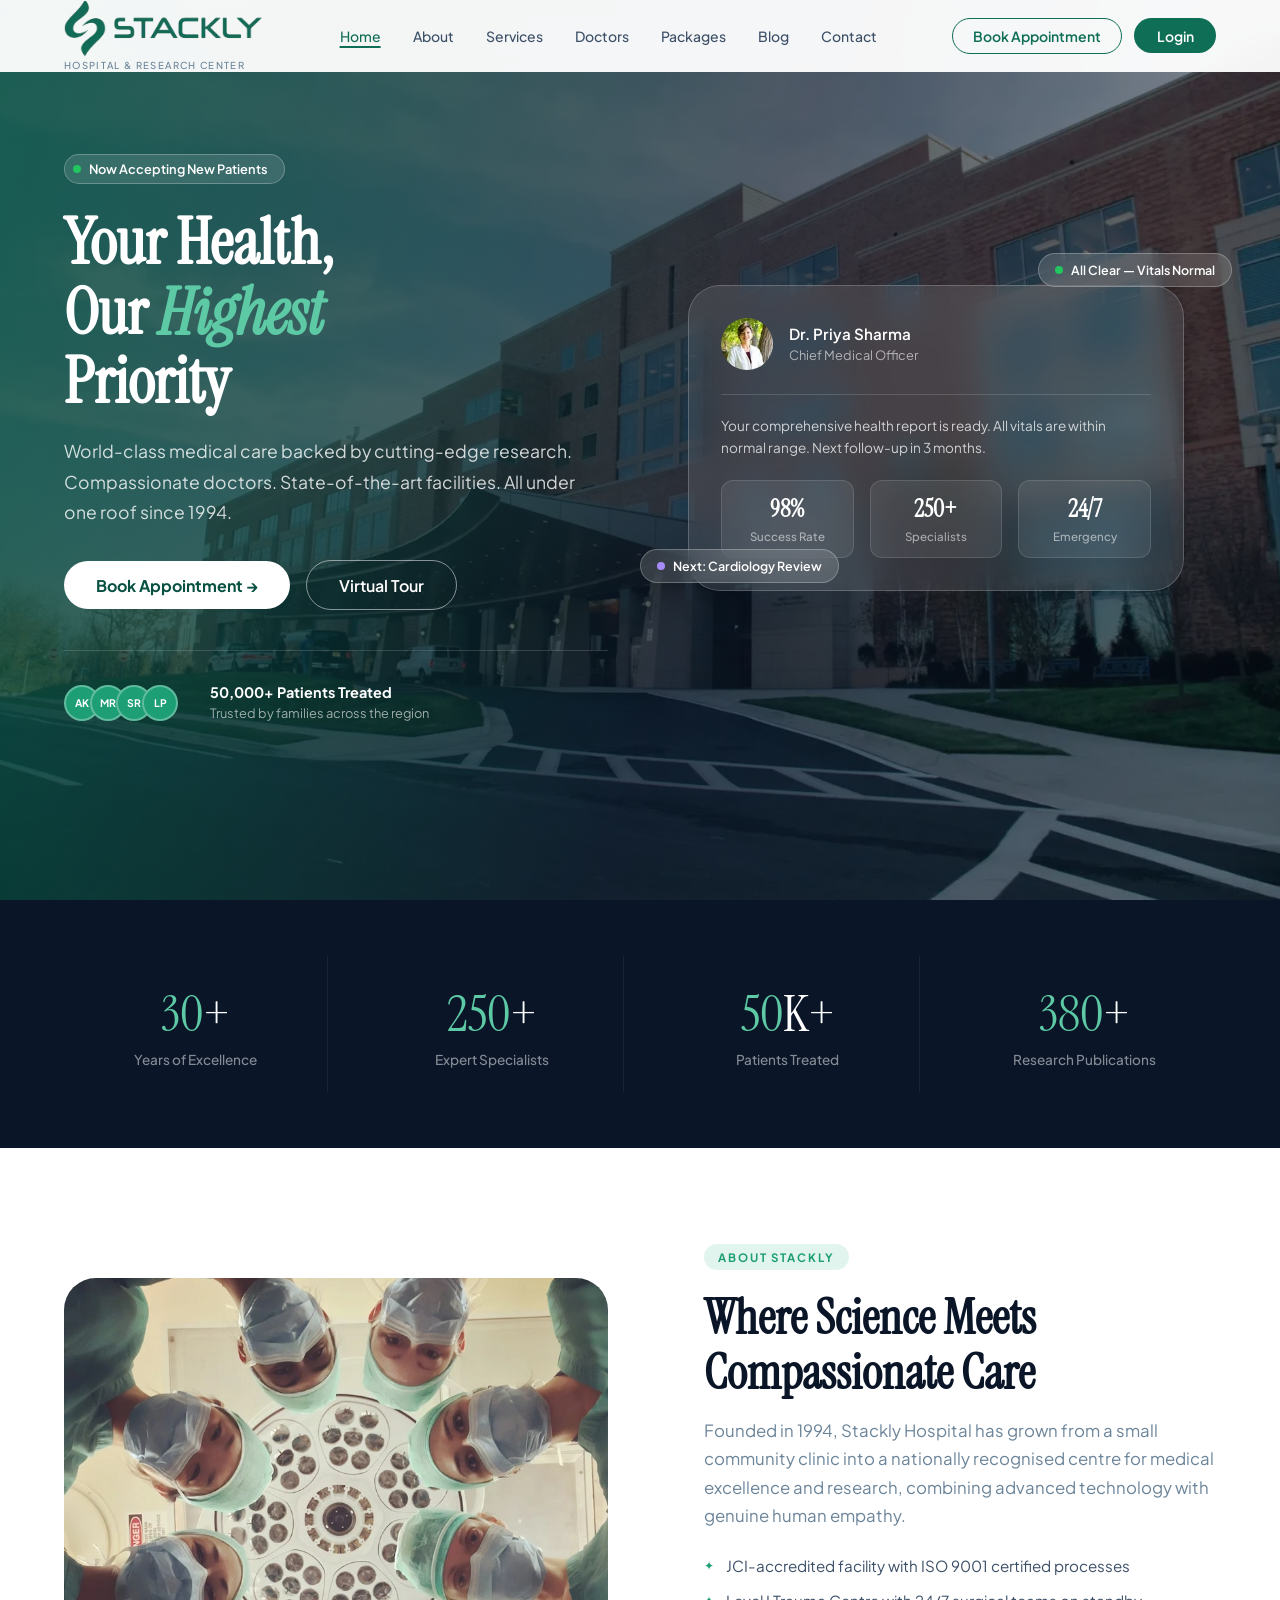
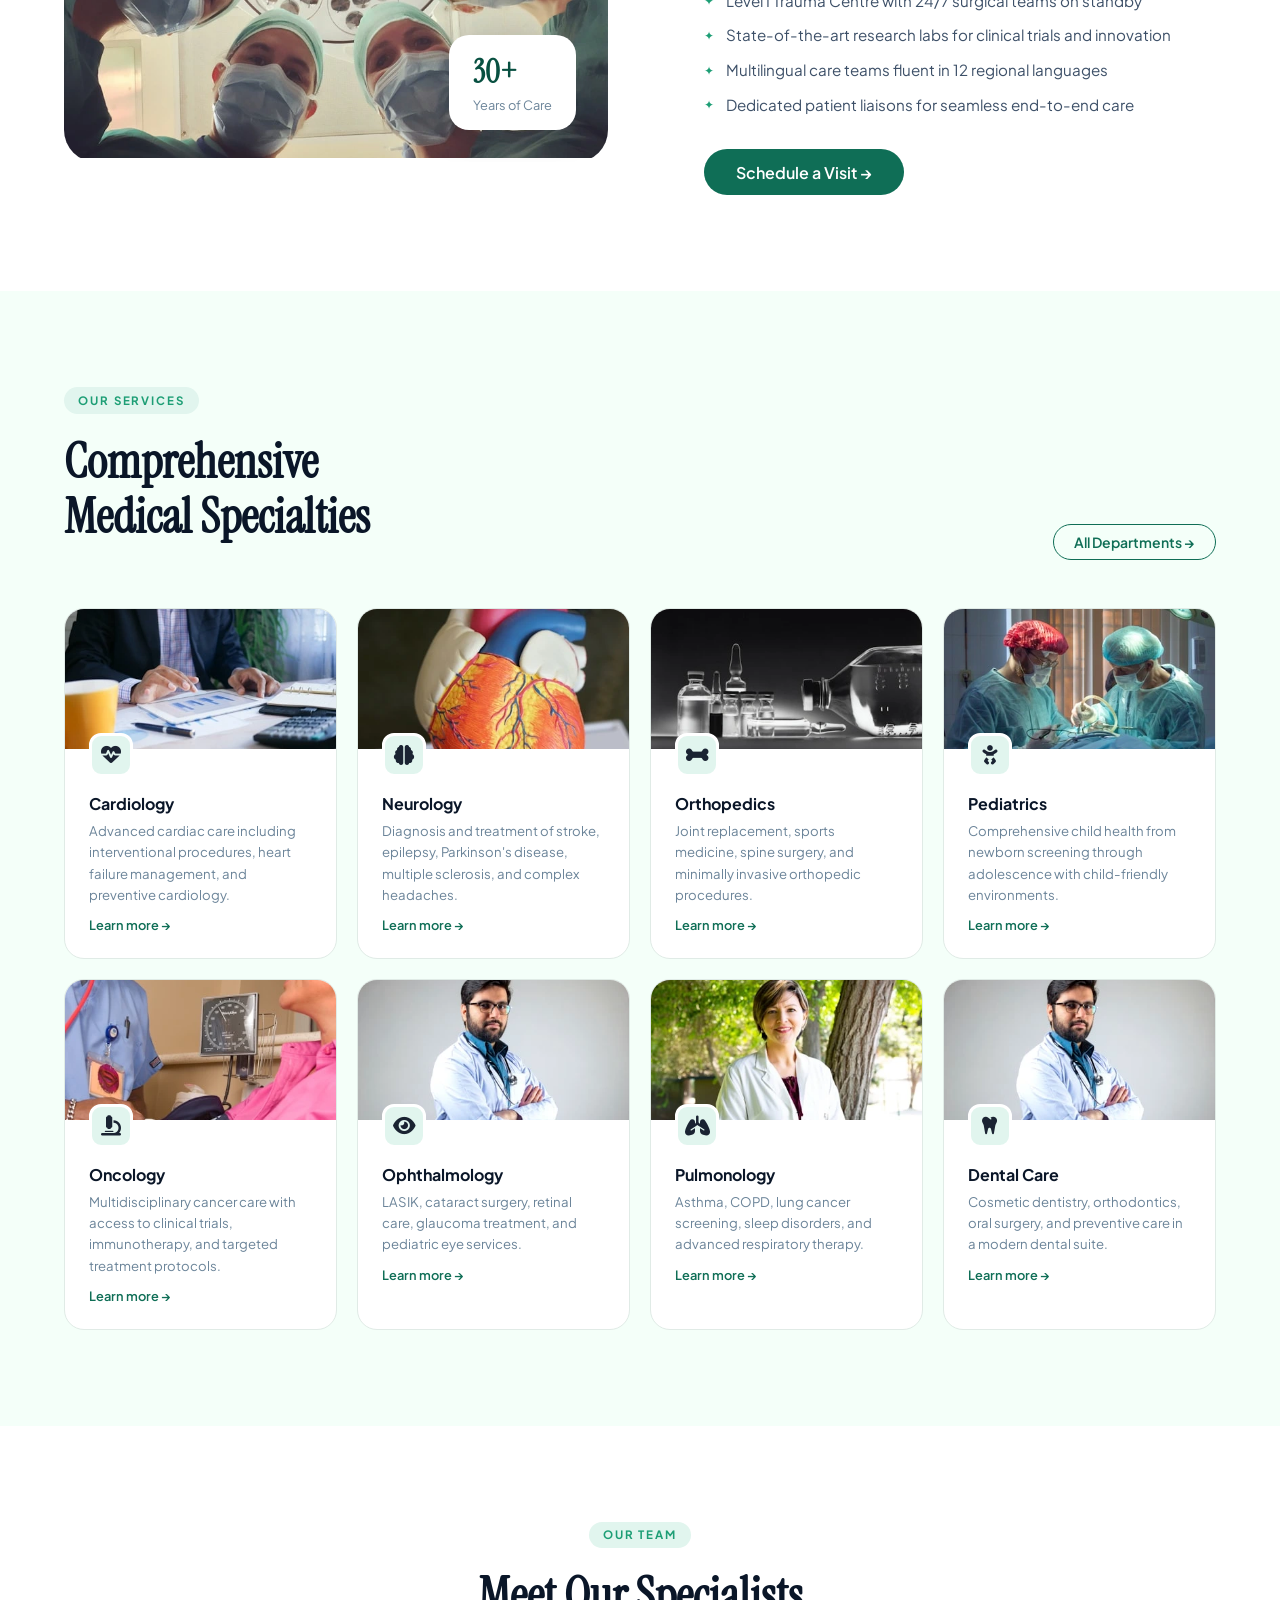
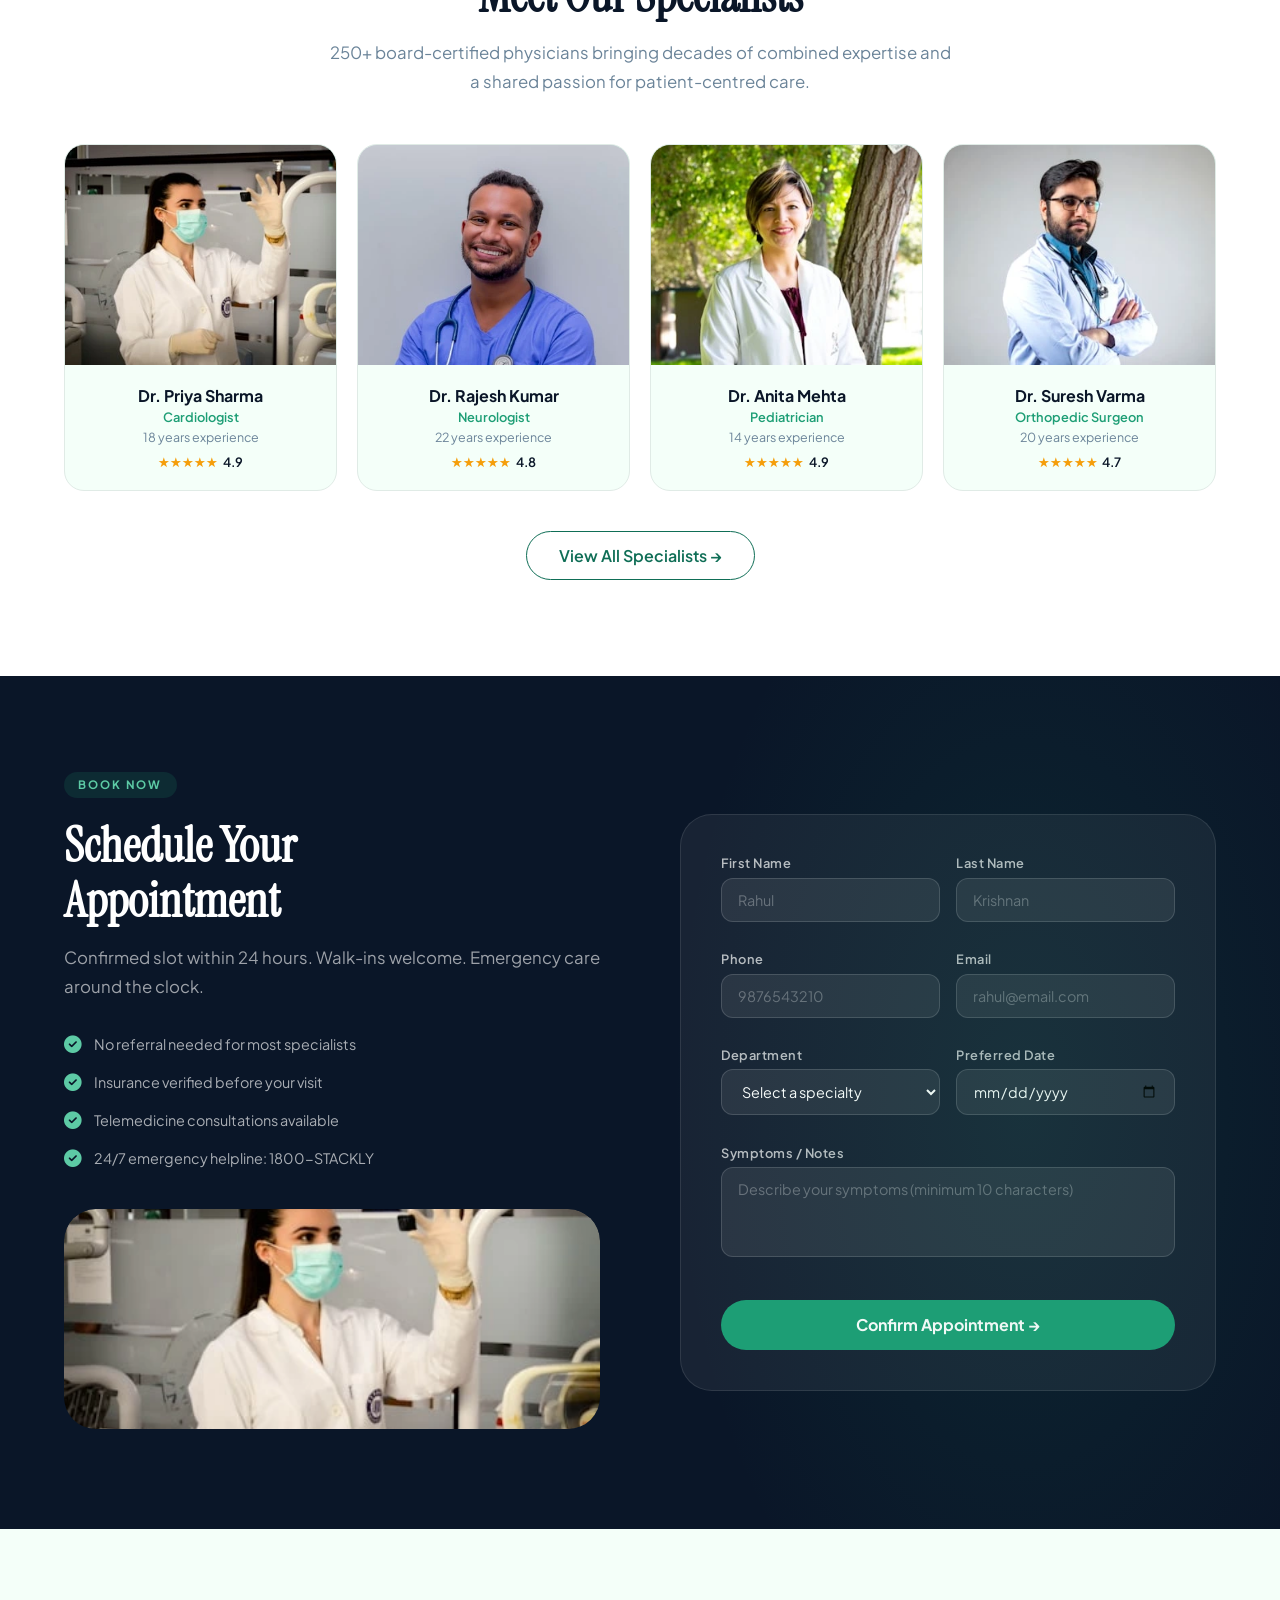
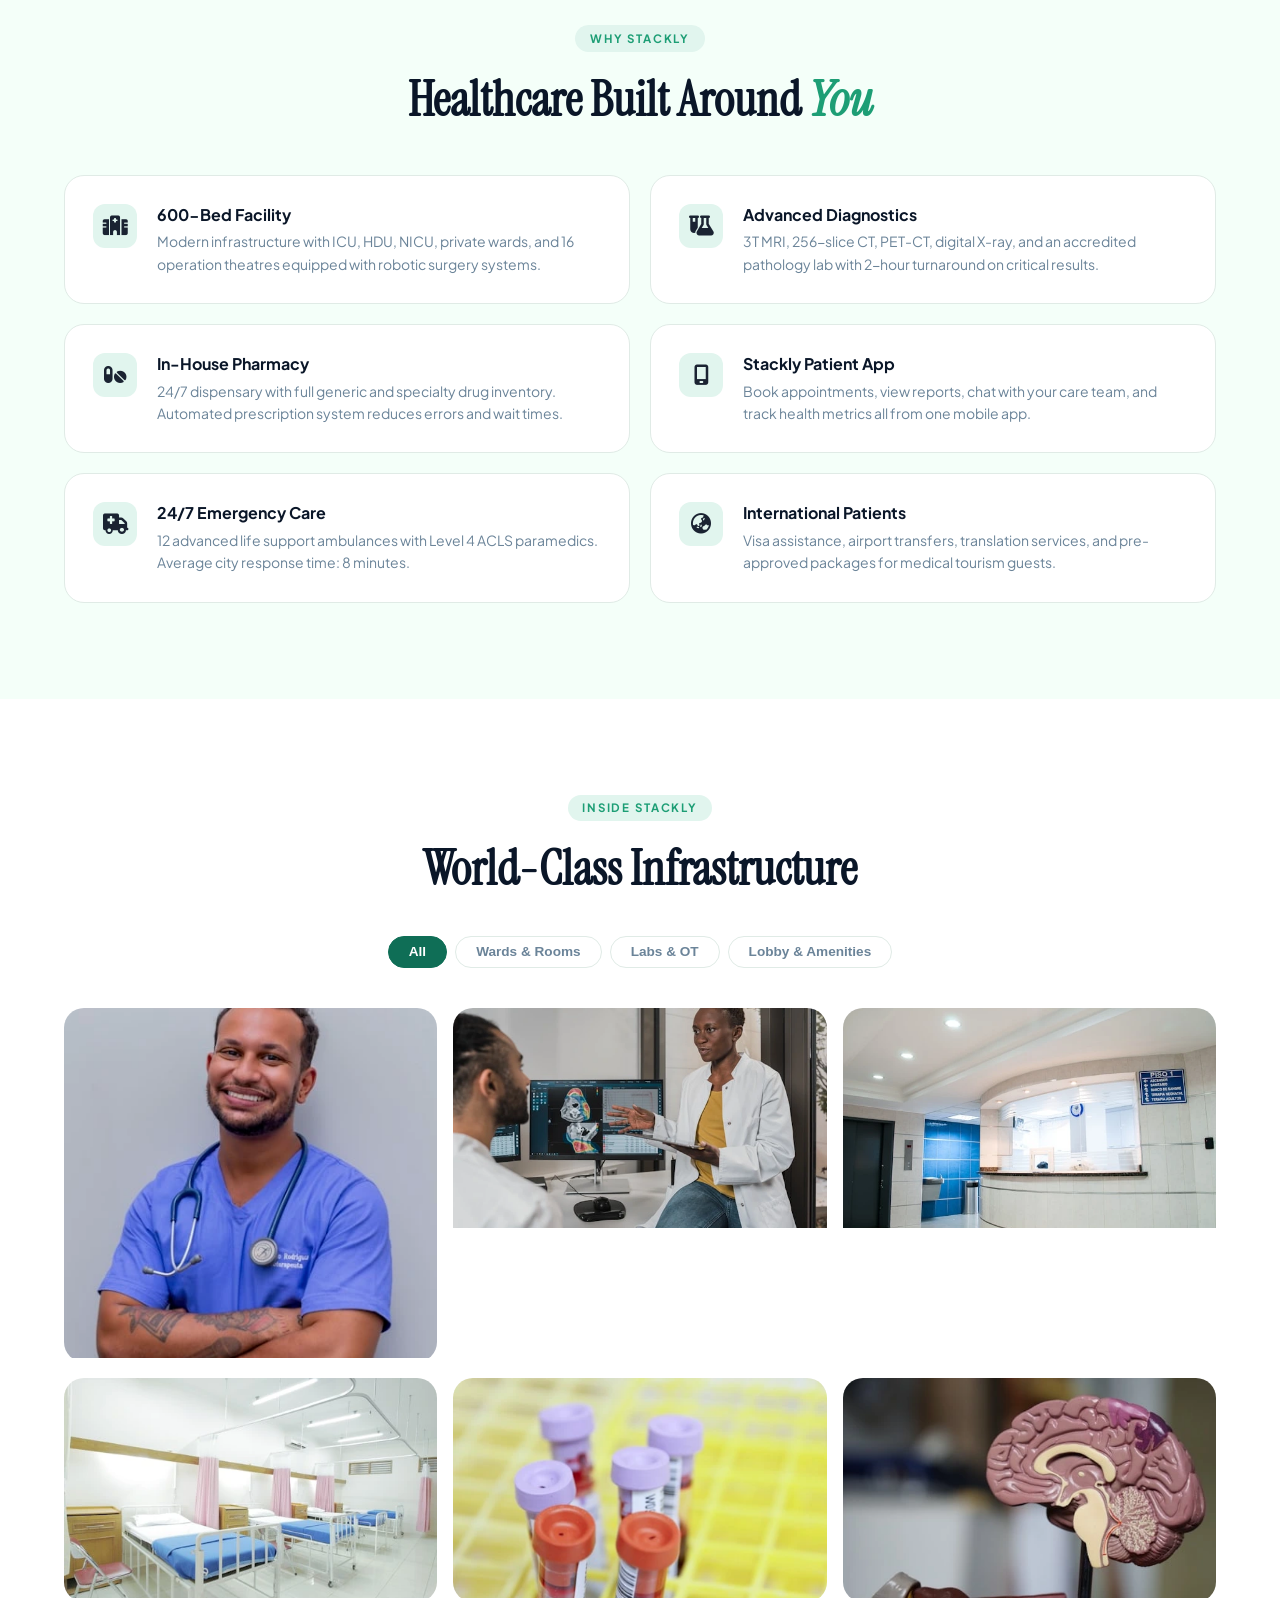
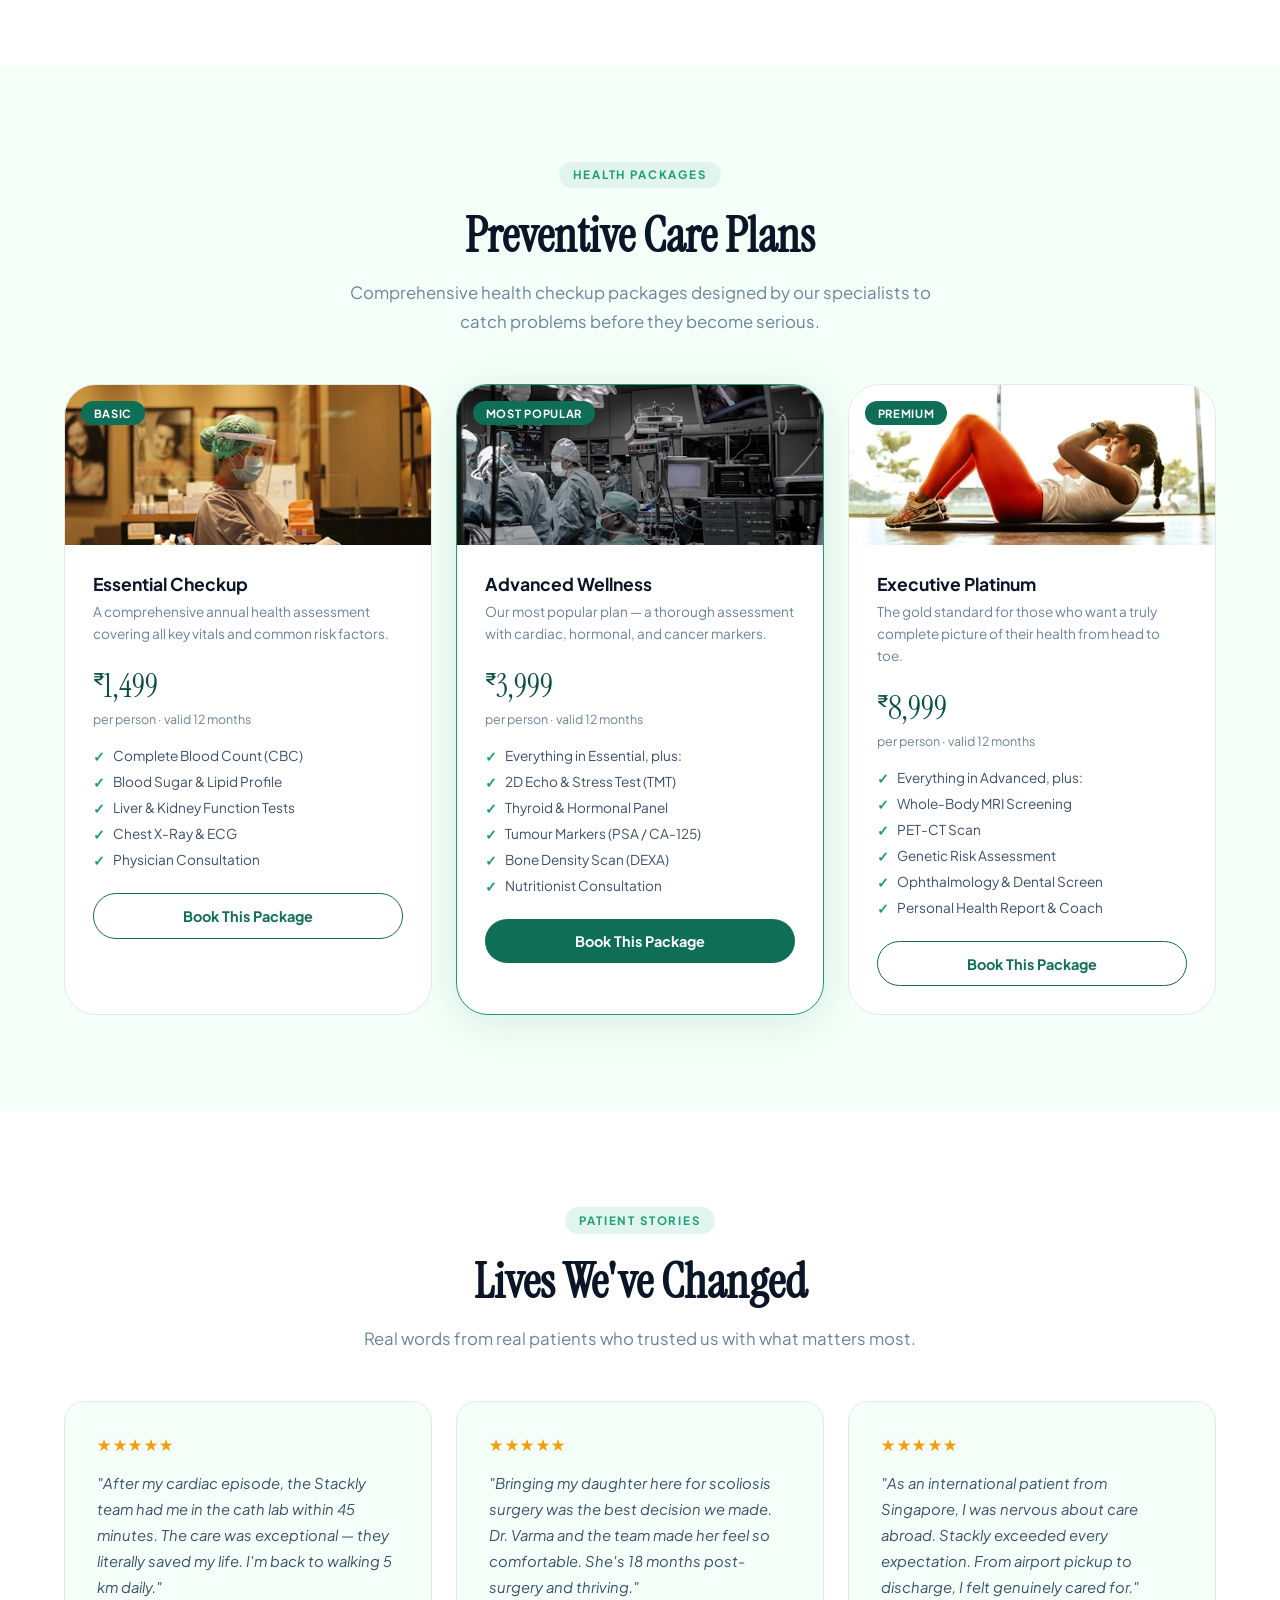
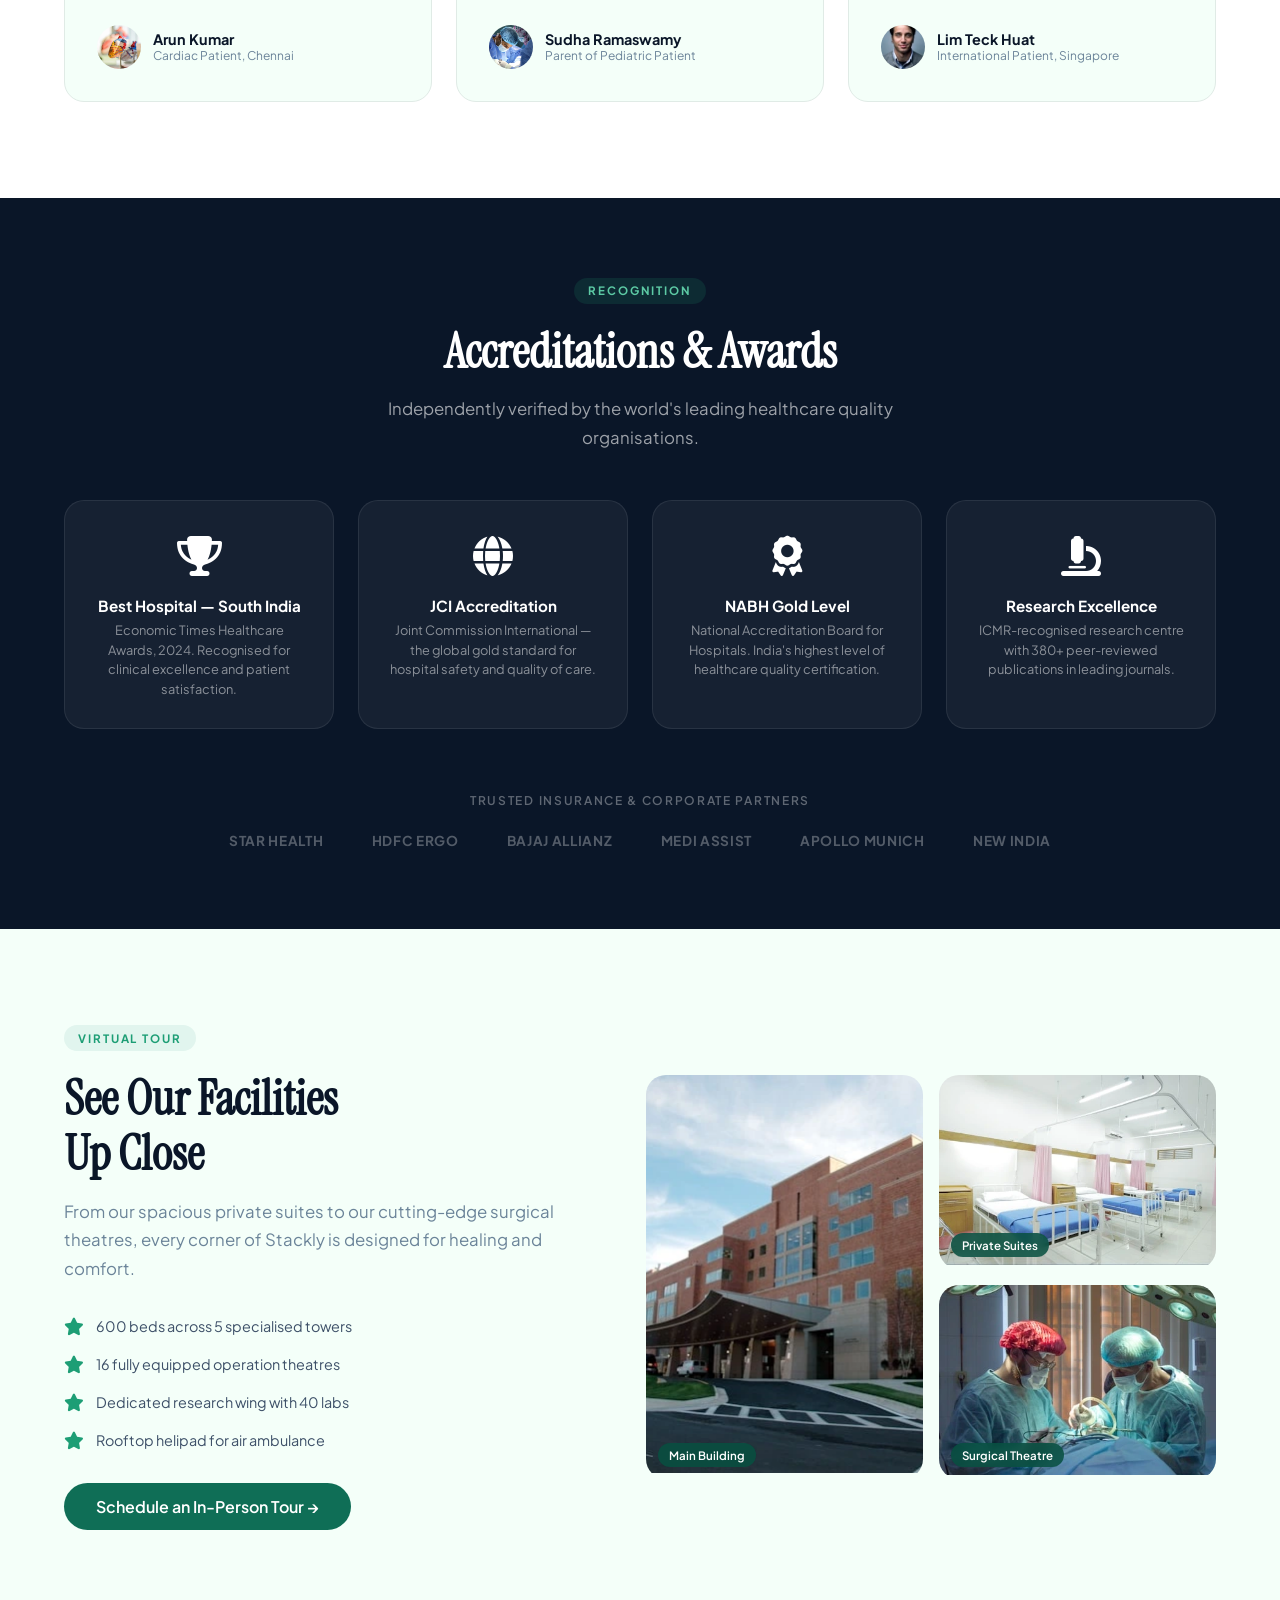
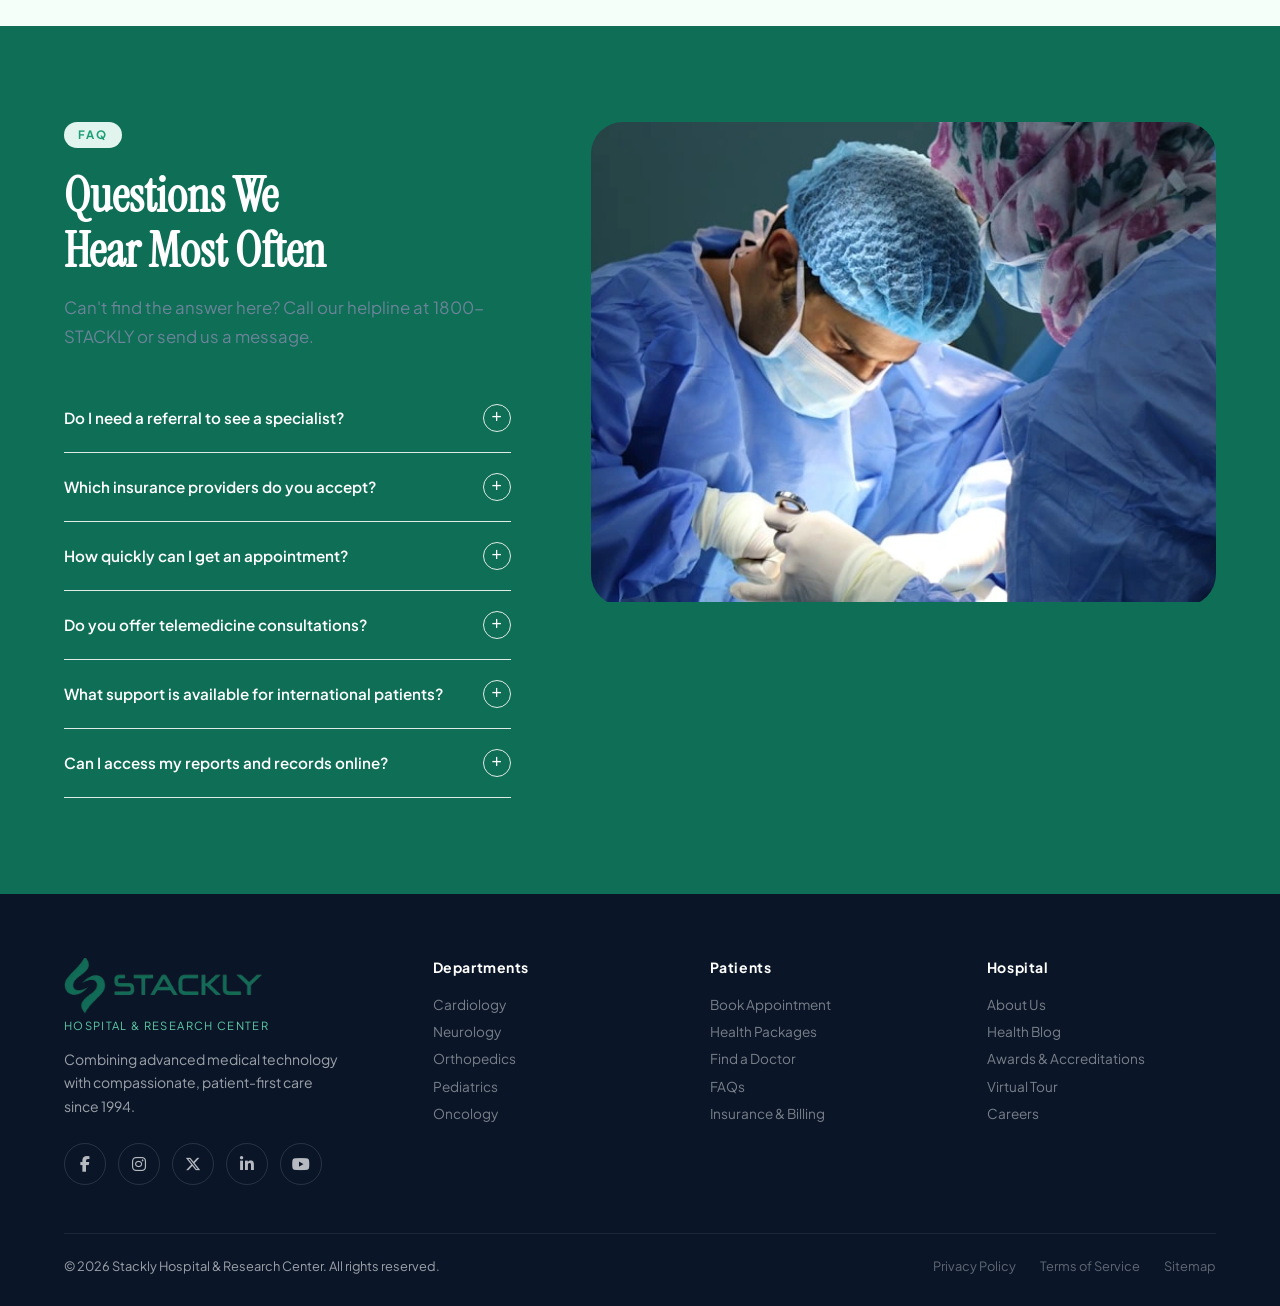
<file: index.html>
<!DOCTYPE html>
<html lang="en">
<head>
<meta charset="UTF-8">
<meta name="viewport" content="width=device-width, initial-scale=1.0">
<title>Stackly Hospital & Research Center</title>
<link rel="preconnect" href="https://fonts.googleapis.com">
<link href="https://fonts.googleapis.com/css2?family=Plus+Jakarta+Sans:wght@300;400;500;600;700&family=Instrument+Serif:ital@0;1&display=swap" rel="stylesheet">
<link rel="stylesheet" href="https://cdnjs.cloudflare.com/ajax/libs/font-awesome/6.7.2/css/all.min.css">
<link rel="stylesheet" href="https://cdnjs.cloudflare.com/ajax/libs/font-awesome/6.7.2/css/all.min.css">
<link rel="stylesheet" href="style.css">
</head>
<body>

<!-- EMERGENCY BAR -->

<!-- NAV -->
<nav id="main-nav">
  <div class="nav-logo">
   <div id="logo-image">
      <a href="./index.html">
        <img src="./src/logo-new.webp" alt="">
      </a>
    </div>
    <p>Hospital &amp; Research Center</p>
  </div>
  <div class="nav-links">
    <a href="./index.html" class="active">Home</a>
    <a href="./about.html">About</a>
    <a href="./service.html">Services</a>
    <a href="./doctors.html">Doctors</a>
    <a href="./package.html">Packages</a>
    <a href="./blog.html">Blog</a>
    <a href="./contact.html">Contact</a>
  </div>
  <div class="nav-cta desktop">
<a href="./index.html#appointment" class="btn btn-outline">
  Book Appointment
</a>
    <a href="./login.html" class="btn btn-solid"> Login</a>
  </div>
  <div class="hamburger" id="hamburger" onclick="toggleMenu()">
    <span></span><span></span><span></span>
  </div>
</nav>
<div class="mobile-menu" id="mobile-menu">
  <a href="./index.html" onclick="closeMenu()" class="active">Home</a>
  <a href="./about.html" onclick="closeMenu()">About</a>
  <a href="./service.html" onclick="closeMenu()">Services</a>
  <a href="./doctors.html" onclick="closeMenu()">Doctors</a>
  <a href="./package.html" onclick="closeMenu()">Packages</a>
  <a href="./blog.html" onclick="closeMenu()">Blog</a>
  <a href="./contact.html" onclick="closeMenu()">Contact</a>
  <div class="nav-cta" style="margin-top:1rem;flex-direction:column;gap:.75rem;display:flex">
    <a href="./index.html#appointment" class="btn btn-outline" onclick="closeMenu()" style="width:100%;justify-content:center">Book Appointment</a>
    <a href="./login.html" class="btn btn-solid" onclick="closeMenu()" style="width:100%;justify-content:center">Login</a>
  </div>
</div>

<!-- 1. HERO -->
<section id="hero">
  <div class="hero-bg">
    <img src="./src/home img/image1-compressed.webp" alt="Modern hospital corridor" loading="eager">
  </div>
  <div class="hero-grid">
    <div>
      <div class="hero-eyebrow reveal">
        <div class="hero-badge"><div class="dot"></div> Now Accepting New Patients</div>
      </div>
      <h1 class="hero-title reveal delay-1">Your Health,<br>Our <em>Highest</em><br>Priority</h1>
      <p class="hero-sub reveal delay-2">World-class medical care backed by cutting-edge research. Compassionate doctors. State-of-the-art facilities. All under one roof since 1994.</p>
      <div class="hero-actions reveal delay-3">
        <a href="#appointment" class="btn-hero-primary">Book Appointment →</a>
        <a href="#tour" class="btn-hero-outline">Virtual Tour</a>
      </div>
      <div class="hero-trust reveal delay-4">
        <div class="trust-avatars">
          <span>AK</span><span>MR</span><span>SR</span><span>LP</span>
        </div>
        <div class="trust-text" style="margin-left:1rem">
          <strong>50,000+ Patients Treated</strong>
          <span>Trusted by families across the region</span>
        </div>
      </div>
    </div>
    <div class="reveal-right delay-2" style="position:relative;padding:1rem 2rem 1rem 1rem">
      <div class="hero-visual-card">
        <div class="hero-card-top">
          <div class="doc-avatar">
            <img src="./src/home img/image2-compressed.webp" alt="Dr. Priya Sharma">
          </div>
          <div class="doc-info">
            <strong>Dr. Priya Sharma</strong>
            <span>Chief Medical Officer</span>
          </div>
        </div>
        <div style="height:1px;background:rgba(255,255,255,.15);margin-bottom:1.25rem"></div>
        <p style="font-size:.85rem;color:rgba(255,255,255,.75);line-height:1.65">Your comprehensive health report is ready. All vitals are within normal range. Next follow-up in 3 months.</p>
        <div class="hero-stats">
          <div class="h-stat"><strong>98%</strong><span>Success Rate</span></div>
          <div class="h-stat"><strong>250+</strong><span>Specialists</span></div>
          <div class="h-stat"><strong>24/7</strong><span>Emergency</span></div>
        </div>
      </div>
      <div class="floating-pill pill-1"><div class="pill-dot"></div> All Clear — Vitals Normal</div>
      <div class="floating-pill pill-2"><div class="pill-dot"></div> Next: Cardiology Review</div>
    </div>
  </div>
</section>

<!-- 2. STATS -->
<section id="stats" style="padding:3.5rem 5vw">
  <div class="stats-inner">
    <div class="stat-item reveal"><div class="stat-num"><span id="c1">0</span>+</div><div class="stat-label">Years of Excellence</div></div>
    <div class="stat-item reveal delay-1"><div class="stat-num"><span id="c2">0</span>+</div><div class="stat-label">Expert Specialists</div></div>
    <div class="stat-item reveal delay-2"><div class="stat-num"><span id="c3">0</span>K+</div><div class="stat-label">Patients Treated</div></div>
    <div class="stat-item reveal delay-3"><div class="stat-num"><span id="c4">0</span>+</div><div class="stat-label">Research Publications</div></div>
  </div>
</section>

<!-- 3. ABOUT -->
<section id="about">
  <div class="grid-2" style="max-width:1280px;margin:0 auto">
    <div class="reveal-left">
      <div class="about-img-wrap">
        <img src="./src/home img/image3-compressed.webp" alt="Doctors in consultation">
        <div class="about-badge"><strong>30+</strong><span>Years of Care</span></div>
      </div>
    </div>
    <div class="about-content reveal-right">
      <span class="section-label">About Stackly</span>
      <h2 class="section-title">Where Science Meets<br>Compassionate Care</h2>
      <p class="section-sub">Founded in 1994, Stackly Hospital has grown from a small community clinic into a nationally recognised centre for medical excellence and research, combining advanced technology with genuine human empathy.</p>
      <ul class="about-list">
        <li>JCI-accredited facility with ISO 9001 certified processes</li>
        <li>Level I Trauma Centre with 24/7 surgical teams on standby</li>
        <li>State-of-the-art research labs for clinical trials and innovation</li>
        <li>Multilingual care teams fluent in 12 regional languages</li>
        <li>Dedicated patient liaisons for seamless end-to-end care</li>
      </ul>
      <div style="margin-top:2rem"><a href="#appointment" class="btn btn-solid btn-lg">Schedule a Visit →</a></div>
    </div>
  </div>
</section>

<!-- 4. SERVICES -->
<section id="services">
  <div style="max-width:1280px;margin:0 auto">
    <div class="services-header">
      <div class="reveal">
        <span class="section-label">Our Services</span>
        <h2 class="section-title">Comprehensive<br>Medical Specialties</h2>
      </div>
      <a href="./service.html" class="btn btn-outline reveal">All Departments →</a>
    </div>
    <div class="grid-4">
      <div class="service-card reveal delay-1">
        <div class="svc-img"><img src="./src/home img/image4-compressed.webp" alt="Cardiology"></div>
        <div class="svc-body"><div class="svc-icon"><i class="fa-solid fa-heart-pulse"></i> </div><div class="svc-title">Cardiology</div><div class="svc-desc">Advanced cardiac care including interventional procedures, heart failure management, and preventive cardiology.</div><a href="./service.html" class="svc-link">Learn more →</a></div>
      </div>
      <div class="service-card reveal delay-2">
        <div class="svc-img"><img src="./src/home img/image6-compressed.webp" alt="Neurology"></div>
        <div class="svc-body"><div class="svc-icon"><i class="fa-solid fa-brain"></i></div><div class="svc-title">Neurology</div><div class="svc-desc">Diagnosis and treatment of stroke, epilepsy, Parkinson's disease, multiple sclerosis, and complex headaches.</div><a href="./service.html" class="svc-link">Learn more →</a></div>
      </div>
      <div class="service-card reveal delay-3">
        <div class="svc-img"><img src="./src/home img/image8-compressed.webp" alt="Orthopedics"></div>
        <div class="svc-body"><div class="svc-icon"><i class="fa-solid fa-bone"></i></div><div class="svc-title">Orthopedics</div><div class="svc-desc">Joint replacement, sports medicine, spine surgery, and minimally invasive orthopedic procedures.</div><a href="./service.html" class="svc-link">Learn more →</a></div>
      </div>
      <div class="service-card reveal delay-4">
        <div class="svc-img"><img src="./src/home img/image9-compressed.webp" alt="Pediatrics"></div>
        <div class="svc-body"><div class="svc-icon"><i class="fa-solid fa-baby"></i> </div><div class="svc-title">Pediatrics</div><div class="svc-desc">Comprehensive child health from newborn screening through adolescence with child-friendly environments.</div><a href="./service.html" class="svc-link">Learn more →</a></div>
      </div>
      <div class="service-card reveal delay-1">
        <div class="svc-img"><img src="./src/home img/image10-compressed.webp" alt="Oncology"></div>
        <div class="svc-body"><div class="svc-icon"><i class="fa-solid fa-microscope"></i></div><div class="svc-title">Oncology</div><div class="svc-desc">Multidisciplinary cancer care with access to clinical trials, immunotherapy, and targeted treatment protocols.</div><a href="./service.html" class="svc-link">Learn more →</a></div>
      </div>
      <div class="service-card reveal delay-2">
        <div class="svc-img"><img src="./src/home img/image11-compressed.webp" alt="Ophthalmology"></div>
        <div class="svc-body"><div class="svc-icon"><i class="fa-solid fa-eye"></i> </div><div class="svc-title">Ophthalmology</div><div class="svc-desc">LASIK, cataract surgery, retinal care, glaucoma treatment, and pediatric eye services.</div><a href="./service.html" class="svc-link">Learn more →</a></div>
      </div>
      <div class="service-card reveal delay-3">
        <div class="svc-img"><img src="./src/home img/image12-compressed.webp" alt="Pulmonology"></div>
        <div class="svc-body"><div class="svc-icon"><i class="fa-solid fa-lungs"></i> </div><div class="svc-title">Pulmonology</div><div class="svc-desc">Asthma, COPD, lung cancer screening, sleep disorders, and advanced respiratory therapy.</div><a href="./service.html" class="svc-link">Learn more →</a></div>
      </div>
      <div class="service-card reveal delay-4">
        <div class="svc-img"><img src="./src/home img/image13-compressed.webp" alt="Dental"></div>
        <div class="svc-body"><div class="svc-icon"><i class="fa-solid fa-tooth"></i> </div><div class="svc-title">Dental Care</div><div class="svc-desc">Cosmetic dentistry, orthodontics, oral surgery, and preventive care in a modern dental suite.</div><a href="./service.html" class="svc-link">Learn more →</a></div>
      </div>
    </div>
  </div>
</section>

<!-- 5. DOCTORS -->
<section id="doctors">
  <div style="max-width:1280px;margin:0 auto">
    <div style="text-align:center;margin-bottom:3rem" class="reveal">
      <span class="section-label">Our Team</span>
      <h2 class="section-title">Meet Our Specialists</h2>
      <p class="section-sub" style="margin:0 auto">250+ board-certified physicians bringing decades of combined expertise and a shared passion for patient-centred care.</p>
    </div>
    <div class="grid-4">
      <div class="doctor-card reveal delay-1">
        <div class="doc-img"><img src="./src/home img/image14-compressed.webp" alt="Dr. Priya Sharma"></div>
        <div class="doc-body"><div class="doc-name">Dr. Priya Sharma</div><div class="doc-spec">Cardiologist</div><div class="doc-exp">18 years experience</div><div class="doc-rating"><span class="stars">★★★★★</span> 4.9</div></div>
      </div>
      <div class="doctor-card reveal delay-2">
        <div class="doc-img"><img src="./src/home img/image15-compressed.webp" alt="Dr. Rajesh Kumar"></div>
        <div class="doc-body"><div class="doc-name">Dr. Rajesh Kumar</div><div class="doc-spec">Neurologist</div><div class="doc-exp">22 years experience</div><div class="doc-rating"><span class="stars">★★★★★</span> 4.8</div></div>
      </div>
      <div class="doctor-card reveal delay-3">
        <div class="doc-img"><img src="./src/home img/image12-compressed.webp" alt="Dr. Anita Mehta"></div>
        <div class="doc-body"><div class="doc-name">Dr. Anita Mehta</div><div class="doc-spec">Pediatrician</div><div class="doc-exp">14 years experience</div><div class="doc-rating"><span class="stars">★★★★★</span> 4.9</div></div>
      </div>
      <div class="doctor-card reveal delay-4">
        <div class="doc-img"><img src="./src/home img/image13-compressed.webp" alt="Dr. Suresh Varma"></div>
        <div class="doc-body"><div class="doc-name">Dr. Suresh Varma</div><div class="doc-spec">Orthopedic Surgeon</div><div class="doc-exp">20 years experience</div><div class="doc-rating"><span class="stars">★★★★★</span> 4.7</div></div>
      </div>
    </div>
    <div style="text-align:center;margin-top:2.5rem" class="reveal">
      <a href="./doctors.html" class="btn btn-outline btn-lg">View All Specialists →</a>
    </div>
  </div>
</section>

<!-- 6. APPOINTMENT -->
<section id="appointment">
  <div class="appt-inner">
    <div class="appt-content reveal-left">
      <span class="section-label">Book Now</span>
      <h2 class="section-title">Schedule Your<br>Appointment</h2>
      <p class="section-sub">Confirmed slot within 24 hours. Walk-ins welcome. Emergency care around the clock.</p>
      <div style="margin-top:2rem;display:flex;flex-direction:column;gap:1rem">
        <div style="display:flex;align-items:center;gap:.75rem;font-size:.9rem;color:rgba(255,255,255,.65)"><span style="color:#5DCAA5;font-size:1.1rem"><i class="fa-solid fa-circle-check"></i></span> No referral needed for most specialists</div>
        <div style="display:flex;align-items:center;gap:.75rem;font-size:.9rem;color:rgba(255,255,255,.65)"><span style="color:#5DCAA5;font-size:1.1rem"><i class="fa-solid fa-circle-check"></i></span> Insurance verified before your visit</div>
        <div style="display:flex;align-items:center;gap:.75rem;font-size:.9rem;color:rgba(255,255,255,.65)"><span style="color:#5DCAA5;font-size:1.1rem"><i class="fa-solid fa-circle-check"></i></span> Telemedicine consultations available</div>
        <div style="display:flex;align-items:center;gap:.75rem;font-size:.9rem;color:rgba(255,255,255,.65)"><span style="color:#5DCAA5;font-size:1.1rem"><i class="fa-solid fa-circle-check"></i></span> 24/7 emergency helpline: 1800-STACKLY</div>
      </div>
      <div style="margin-top:2.5rem;border-radius:var(--r-xl);overflow:hidden">
        <img src="./src/home img/image14-compressed.webp" alt="Hospital reception" style="width:100%;height:220px;object-fit:cover;border-radius:var(--r-xl)">
      </div>
    </div>
 <form id="appointmentForm" class="appt-form reveal-right">

  <div class="form-row">
    <div class="form-group">
      <label>First Name</label>
      <input type="text" id="firstName" placeholder="Rahul">
      <span class="error-msg" id="firstNameError"></span>
    </div>

    <div class="form-group">
      <label>Last Name</label>
      <input type="text" id="lastName" placeholder="Krishnan">
      <span class="error-msg" id="lastNameError"></span>
    </div>
  </div>

  <div class="form-row">
    <div class="form-group">
      <label>Phone</label>
      <input type="tel" id="phone" placeholder="9876543210">
      <span class="error-msg" id="phoneError"></span>
    </div>

    <div class="form-group">
      <label>Email</label>
      <input type="email" id="email" placeholder="rahul@email.com">
      <span class="error-msg" id="emailError"></span>
    </div>
  </div>

  <div class="form-row">
    <div class="form-group">
      <label>Department</label>
      <select id="department">
        <option value="">Select a specialty</option>
        <option>Cardiology</option>
        <option>Neurology</option>
        <option>Orthopedics</option>
        <option>Pediatrics</option>
        <option>Oncology</option>
        <option>General Medicine</option>
      </select>
      <span class="error-msg" id="departmentError"></span>
    </div>

    <div class="form-group">
      <label>Preferred Date</label>
      <input type="date" id="date">
      <span class="error-msg" id="dateError"></span>
    </div>
  </div>

  <div class="form-group">
    <label>Symptoms / Notes</label>
   <textarea
    id="notes"
    name="notes"
    minlength="10"
    placeholder="Describe your symptoms (minimum 10 characters)"
></textarea>
<span id="notesError" class="error-msg"></span>
    <span class="error-msg" id="notesError"></span>
  </div>

  <button class="form-submit" type="submit">
    Confirm Appointment →
  </button>

  <div id="successMsg"></div>

</form>
  </div>
</section>

<!-- 7. WHY US -->
<section id="why">
  <div style="max-width:1280px;margin:0 auto">
    <div style="text-align:center;margin-bottom:0" class="reveal">
      <span class="section-label">Why Stackly</span>
      <h2 class="section-title">Healthcare Built Around <em style="font-family:var(--serif);color:var(--teal-mid)">You</em></h2>
    </div>
    <div class="why-grid">
      <div class="why-card reveal delay-1"><div class="why-icon"><i class="fa-solid fa-hospital"></i>
</div><div class="why-text"><strong>600-Bed Facility</strong><p>Modern infrastructure with ICU, HDU, NICU, private wards, and 16 operation theatres equipped with robotic surgery systems.</p></div></div>
      <div class="why-card reveal delay-2"><div class="why-icon"><i class="fa-solid fa-flask-vial"></i>
</div><div class="why-text"><strong>Advanced Diagnostics</strong><p>3T MRI, 256-slice CT, PET-CT, digital X-ray, and an accredited pathology lab with 2-hour turnaround on critical results.</p></div></div>
      <div class="why-card reveal delay-3"><div class="why-icon"><i class="fa-solid fa-pills"></i>
</div><div class="why-text"><strong>In-House Pharmacy</strong><p>24/7 dispensary with full generic and specialty drug inventory. Automated prescription system reduces errors and wait times.</p></div></div>
      <div class="why-card reveal delay-4"><div class="why-icon"><i class="fa-solid fa-mobile-screen"></i>
</div><div class="why-text"><strong>Stackly Patient App</strong><p>Book appointments, view reports, chat with your care team, and track health metrics all from one mobile app.</p></div></div>
      <div class="why-card reveal delay-1"><div class="why-icon"><i class="fa-solid fa-ambulance"></i>
</div><div class="why-text"><strong>24/7 Emergency Care</strong><p>12 advanced life support ambulances with Level 4 ACLS paramedics. Average city response time: 8 minutes.</p></div></div>
      <div class="why-card reveal delay-2"><div class="why-icon"><i class="fa-solid fa-earth-asia"></i></div><div class="why-text"><strong>International Patients</strong><p>Visa assistance, airport transfers, translation services, and pre-approved packages for medical tourism guests.</p></div></div>
    </div>
  </div>
</section>

<!-- 8. GALLERY -->
<section id="gallery">
  <div style="max-width:1280px;margin:0 auto">
    <div class="gallery-header reveal">
      <span class="section-label">Inside Stackly</span>
      <h2 class="section-title">World-Class Infrastructure</h2>
    </div>
    <div class="gallery-tabs reveal delay-1">
      <button class="gtab active" onclick="filterGallery(this,'all')">All</button>
      <button class="gtab" onclick="filterGallery(this,'wards')">Wards &amp; Rooms</button>
      <button class="gtab" onclick="filterGallery(this,'labs')">Labs &amp; OT</button>
      <button class="gtab" onclick="filterGallery(this,'lobby')">Lobby &amp; Amenities</button>
    </div>
    <div class="gallery-grid" id="gallery-grid">
      <div class="gallery-item tall reveal delay-1" data-cat="lobby">
        <img src="./src/home img/image15-compressed.webp" alt="Hospital lobby">
        <div class="gallery-overlay"><span>Main Reception Lobby</span></div>
      </div>
      <div class="gallery-item reveal delay-2" data-cat="wards">
        <img src="./src/home img/image16-compressed.webp" alt="Patient room">
        <div class="gallery-overlay"><span>Premium Private Suite</span></div>
      </div>
      <div class="gallery-item reveal delay-3" data-cat="labs">
        <img src="./src/home img/image17-compressed.webp" alt="Operation theatre">
        <div class="gallery-overlay"><span>Robotic Surgery OT</span></div>
      </div>
      <div class="gallery-item reveal delay-2" data-cat="labs">
        <img src="./src/home img/image18-compressed.webp" alt="MRI scan room">
        <div class="gallery-overlay"><span>3T MRI Suite</span></div>
      </div>
      <div class="gallery-item reveal delay-3" data-cat="wards">
        <img src="./src/home img/image19-compressed.webp" alt="ICU">
        <div class="gallery-overlay"><span>Cardiac ICU</span></div>
      </div>
      <div class="gallery-item reveal delay-4" data-cat="lobby">
        <img src="./src/home img/image20-compressed.webp" alt="Cafeteria">
        <div class="gallery-overlay"><span>Patient Cafeteria</span></div>
      </div>
    </div>
  </div>
</section>

<!-- 9. HEALTH PACKAGES -->
<section id="packages">
  <div style="max-width:1280px;margin:0 auto">
    <div style="text-align:center;margin-bottom:0" class="reveal">
      <span class="section-label">Health Packages</span>
      <h2 class="section-title">Preventive Care Plans</h2>
      <p class="section-sub" style="margin:0 auto 0">Comprehensive health checkup packages designed by our specialists to catch problems before they become serious.</p>
    </div>
    <div class="pkg-grid">
      <div class="pkg-card reveal delay-1">
        <div class="pkg-img"><img src="./src/home img/image21-compressed.webp" alt="Basic Health Package"><span class="pkg-badge">Basic</span></div>
        <div class="pkg-body">
          <div class="pkg-name">Essential Checkup</div>
          <div class="pkg-desc">A comprehensive annual health assessment covering all key vitals and common risk factors.</div>
          <div class="pkg-price"><sup>₹</sup>1,499</div>
          <div class="pkg-price-note">per person · valid 12 months</div>
          <ul class="pkg-tests">
            <li>Complete Blood Count (CBC)</li>
            <li>Blood Sugar &amp; Lipid Profile</li>
            <li>Liver &amp; Kidney Function Tests</li>
            <li>Chest X-Ray &amp; ECG</li>
            <li>Physician Consultation</li>
          </ul>
          <a href="./package.html" class="pkg-btn pkg-btn-outline">Book This Package</a>
        </div>
      </div>
      <div class="pkg-card featured reveal delay-2">
        <div class="pkg-img"><img src="./src/home img/image22-compressed.webp" alt="Advanced Package"><span class="pkg-badge">Most Popular</span></div>
        <div class="pkg-body">
          <div class="pkg-name">Advanced Wellness</div>
          <div class="pkg-desc">Our most popular plan — a thorough assessment with cardiac, hormonal, and cancer markers.</div>
          <div class="pkg-price"><sup>₹</sup>3,999</div>
          <div class="pkg-price-note">per person · valid 12 months</div>
          <ul class="pkg-tests">
            <li>Everything in Essential, plus:</li>
            <li>2D Echo &amp; Stress Test (TMT)</li>
            <li>Thyroid &amp; Hormonal Panel</li>
            <li>Tumour Markers (PSA / CA-125)</li>
            <li>Bone Density Scan (DEXA)</li>
            <li>Nutritionist Consultation</li>
          </ul>
          <a href="./package.html" class="pkg-btn pkg-btn-solid">Book This Package</a>
        </div>
      </div>
      <div class="pkg-card reveal delay-3">
        <div class="pkg-img"><img src="./src/home img/image23-compressed.webp" alt="Premium Package"><span class="pkg-badge">Premium</span></div>
        <div class="pkg-body">
          <div class="pkg-name">Executive Platinum</div>
          <div class="pkg-desc">The gold standard for those who want a truly complete picture of their health from head to toe.</div>
          <div class="pkg-price"><sup>₹</sup>8,999</div>
          <div class="pkg-price-note">per person · valid 12 months</div>
          <ul class="pkg-tests">
            <li>Everything in Advanced, plus:</li>
            <li>Whole-Body MRI Screening</li>
            <li>PET-CT Scan</li>
            <li>Genetic Risk Assessment</li>
            <li>Ophthalmology &amp; Dental Screen</li>
            <li>Personal Health Report &amp; Coach</li>
          </ul>
          <a href="./package.html" class="pkg-btn pkg-btn-outline">Book This Package</a>
        </div>
      </div>
    </div>
  </div>
</section>

<!-- 10. TESTIMONIALS -->
<section id="testimonials">
  <div style="max-width:1280px;margin:0 auto">
    <div class="testi-header reveal">
      <span class="section-label">Patient Stories</span>
      <h2 class="section-title">Lives We've Changed</h2>
      <p class="section-sub" style="margin:0 auto">Real words from real patients who trusted us with what matters most.</p>
    </div>
    <div class="testi-grid">
      <div class="testi-card reveal delay-1">
        <div class="testi-stars">★★★★★</div>
        <p class="testi-text">"After my cardiac episode, the Stackly team had me in the cath lab within 45 minutes. The care was exceptional — they literally saved my life. I'm back to walking 5 km daily."</p>
        <div class="testi-author">
          <div class="testi-avatar"><img src="./src/home img/image24-compressed.webp" alt="Arun Kumar"></div>
          <div><div class="testi-name">Arun Kumar</div><div class="testi-tag">Cardiac Patient, Chennai</div></div>
        </div>
      </div>
      <div class="testi-card reveal delay-2">
        <div class="testi-stars">★★★★★</div>
        <p class="testi-text">"Bringing my daughter here for scoliosis surgery was the best decision we made. Dr. Varma and the team made her feel so comfortable. She's 18 months post-surgery and thriving."</p>
        <div class="testi-author">
          <div class="testi-avatar"><img src="./src/home img/image25-compressed.webp" alt="Sudha Ramaswamy"></div>
          <div><div class="testi-name">Sudha Ramaswamy</div><div class="testi-tag">Parent of Pediatric Patient</div></div>
        </div>
      </div>
      <div class="testi-card reveal delay-3">
        <div class="testi-stars">★★★★★</div>
        <p class="testi-text">"As an international patient from Singapore, I was nervous about care abroad. Stackly exceeded every expectation. From airport pickup to discharge, I felt genuinely cared for."</p>
        <div class="testi-author">
          <div class="testi-avatar"><img src="./src/home img/image26-compressed.webp" alt="Lim Teck Huat"></div>
          <div><div class="testi-name">Lim Teck Huat</div><div class="testi-tag">International Patient, Singapore</div></div>
        </div>
      </div>
    </div>
  </div>
</section>

<!-- 11. AWARDS -->
<section id="awards">
  <div class="awards-inner">
    <div class="awards-header reveal">
      <span class="section-label">Recognition</span>
      <h2 class="section-title">Accreditations &amp; Awards</h2>
      <p class="section-sub">Independently verified by the world's leading healthcare quality organisations.</p>
    </div>
    <div class="awards-grid">
      <div class="award-card reveal delay-1"><span class="award-icon"><i class="fa-solid fa-trophy"></i>
</span><div class="award-title">Best Hospital — South India</div><div class="award-body">Economic Times Healthcare Awards, 2024. Recognised for clinical excellence and patient satisfaction.</div></div>
      <div class="award-card reveal delay-2"><span class="award-icon"><i class="fa-solid fa-globe"></i>
</span><div class="award-title">JCI Accreditation</div><div class="award-body">Joint Commission International — the global gold standard for hospital safety and quality of care.</div></div>
      <div class="award-card reveal delay-3"><span class="award-icon"><i class="fa-solid fa-award"></i>
</span><div class="award-title">NABH Gold Level</div><div class="award-body">National Accreditation Board for Hospitals. India's highest level of healthcare quality certification.</div></div>
      <div class="award-card reveal delay-4"><span class="award-icon"><i class="fa-solid fa-microscope"></i>
</span><div class="award-title">Research Excellence</div><div class="award-body">ICMR-recognised research centre with 380+ peer-reviewed publications in leading journals.</div></div>
    </div>
    <div class="partners-label">Trusted Insurance &amp; Corporate Partners</div>
    <div class="partners-strip">
      <span class="partner-logo">Star Health</span>
      <span class="partner-logo">HDFC ERGO</span>
      <span class="partner-logo">Bajaj Allianz</span>
      <span class="partner-logo">Medi Assist</span>
      <span class="partner-logo">Apollo Munich</span>
      <span class="partner-logo">New India</span>
    </div>
  </div>
</section>

<!-- 12. VIRTUAL TOUR -->
<section id="tour">
  <div class="tour-inner">
    <div class="reveal-left">
      <span class="section-label">Virtual Tour</span>
      <h2 class="section-title">See Our Facilities<br>Up Close</h2>
      <p class="section-sub">From our spacious private suites to our cutting-edge surgical theatres, every corner of Stackly is designed for healing and comfort.</p>
      <div style="display:flex;flex-direction:column;gap:1rem;margin-top:2rem">
        <div style="display:flex;align-items:center;gap:.75rem;font-size:.9rem;color:var(--text-mid)"><span style="color:var(--teal-mid);font-size:1.1rem"><i class="fa-solid fa-star"></i></span> 600 beds across 5 specialised towers</div>
        <div style="display:flex;align-items:center;gap:.75rem;font-size:.9rem;color:var(--text-mid)"><span style="color:var(--teal-mid);font-size:1.1rem"><i class="fa-solid fa-star"></i></span> 16 fully equipped operation theatres</div>
        <div style="display:flex;align-items:center;gap:.75rem;font-size:.9rem;color:var(--text-mid)"><span style="color:var(--teal-mid);font-size:1.1rem"><i class="fa-solid fa-star"></i></span> Dedicated research wing with 40 labs</div>
        <div style="display:flex;align-items:center;gap:.75rem;font-size:.9rem;color:var(--text-mid)"><span style="color:var(--teal-mid);font-size:1.1rem"><i class="fa-solid fa-star"></i></span> Rooftop helipad for air ambulance</div>
      </div>
      <div style="margin-top:2rem"><a href="./contact.html" class="btn btn-solid btn-lg">Schedule an In-Person Tour →</a></div>
    </div>
    <div class="tour-imgs reveal-right">
      <div class="tour-img-item tall">
        <img src="./src/home img/image29-compressed.webp" alt="Hospital exterior">
        <span class="tour-tag">Main Building</span>
      </div>
      <div class="tour-img-item">
        <img src="./src/home img/image18-compressed.webp" alt="Patient ward">
        <span class="tour-tag">Private Suites</span>
      </div>
      <div class="tour-img-item">
        <img src="./src/home img/image9-compressed.webp" alt="Surgery room">
        <span class="tour-tag">Surgical Theatre</span>
      </div>
    </div>
  </div>
</section>


<!-- 14. FAQ -->
<section id="faq">
  <div class="faq-inner">
    <div class="reveal-left">
      <span class="section-label">FAQ</span>
      <h2 class="section-title">Questions We<br>Hear Most Often</h2>
      <p class="section-sub">Can't find the answer here? Call our helpline at 1800-STACKLY or send us a message.</p>
      <div class="faq-list" id="faq-list">
        <div class="faq-item">
          <div class="faq-q" onclick="toggleFaq(this)"><span>Do I need a referral to see a specialist?</span><button class="faq-toggle">+</button></div>
          <div class="faq-a">For most of our specialties — Cardiology, Orthopedics, Ophthalmology, Dermatology, and more — you can book directly without a GP referral. A few specialist departments like Neurosurgery and Transplant Medicine prefer a referral. Our helpdesk can confirm this for your specific case when you call to book.</div>
        </div>
        <div class="faq-item">
          <div class="faq-q" onclick="toggleFaq(this)"><span>Which insurance providers do you accept?</span><button class="faq-toggle">+</button></div>
          <div class="faq-a">We have cashless tie-ups with all major insurers including Star Health, HDFC ERGO, Bajaj Allianz, Medi Assist, Apollo Munich, and New India Assurance. Our insurance desk verifies your policy and pre-authorises eligible treatments before your visit.</div>
        </div>
        <div class="faq-item">
          <div class="faq-q" onclick="toggleFaq(this)"><span>How quickly can I get an appointment?</span><button class="faq-toggle">+</button></div>
          <div class="faq-a">Most appointment requests are confirmed within 24 hours. Urgent cases are prioritised and can often be seen the same day. Emergency cases are seen immediately, 24/7, with no appointment required.</div>
        </div>
        <div class="faq-item">
          <div class="faq-q" onclick="toggleFaq(this)"><span>Do you offer telemedicine consultations?</span><button class="faq-toggle">+</button></div>
          <div class="faq-a">Yes, video consultations are available across most departments through the Stackly Patient App. Follow-ups, prescription renewals, and second opinions can all be handled remotely; in-person visits are recommended for new diagnoses requiring examination.</div>
        </div>
        <div class="faq-item">
          <div class="faq-q" onclick="toggleFaq(this)"><span>What support is available for international patients?</span><button class="faq-toggle">+</button></div>
          <div class="faq-a">Our International Patient Desk handles visa invitation letters, airport pickup, accommodation referrals, and interpreter services in over a dozen languages. Pre-approved treatment packages with transparent pricing are available on request.</div>
        </div>
        <div class="faq-item">
          <div class="faq-q" onclick="toggleFaq(this)"><span>Can I access my reports and records online?</span><button class="faq-toggle">+</button></div>
          <div class="faq-a">Yes, the Stackly Patient App gives you secure access to lab results, scan reports, prescriptions, and your full visit history. Reports are typically uploaded within 2 hours of critical tests and 24 hours for routine panels.</div>
        </div>
      </div>
    </div>
    <div class="faq-img reveal-right">
      <img src="./src/home img/image35-compressed.webp" alt="Patient consultation with doctor">
    </div>
  </div>
</section>


<!-- FOOTER -->
<footer>
  <div class="footer-inner">
    <div class="footer-brand">
     <div id="logo-image">
      <a href="./index.html">
        <img src="./src/logo-new.webp" alt="">
      </a>
    </div>
      <p class="tagline">Hospital &amp; Research Center</p>
      <p class="desc">Combining advanced medical technology with compassionate, patient-first care since 1994.</p>
    <div class="footer-social">
  <a href="./404.html" aria-label="Facebook">
    <i class="fa-brands fa-facebook-f"></i>
  </a>

  <a href="./404.html" aria-label="Instagram">
    <i class="fa-brands fa-instagram"></i>
  </a>

  <a href="./404.html" aria-label="X">
    <i class="fa-brands fa-x-twitter"></i>
  </a>

  <a href="./404.html" aria-label="LinkedIn">
    <i class="fa-brands fa-linkedin-in"></i>
  </a>

  <a href="./404.html" aria-label="YouTube">
    <i class="fa-brands fa-youtube"></i>
  </a>
</div>
    </div>
    <div class="footer-col">
      <h4>Departments</h4>
      <a href="./service.html">Cardiology</a>
      <a href="./service.html">Neurology</a>
      <a href="./service.html">Orthopedics</a>
      <a href="./service.html">Pediatrics</a>
      <a href="./service.html">Oncology</a>
    </div>
    <div class="footer-col">
      <h4>Patients</h4>
      <a href="./index.html#appointment">Book Appointment</a>
      <a href="./package.html">Health Packages</a>
      <a href="./doctors.html">Find a Doctor</a>
      <a href="./404.html">FAQs</a>
      <a href="./404.html">Insurance &amp; Billing</a>
    </div>
    <div class="footer-col">
      <h4>Hospital</h4>
      <a href="./about.html">About Us</a>
      <a href="./blog.html">Health Blog</a>
      <a href="./404.html">Awards &amp; Accreditations</a>
      <a href="./404.html">Virtual Tour</a>
      <a href="./404.html">Careers</a>
    </div>
  </div>
  <div class="footer-bottom">
    <span>© 2026 Stackly Hospital &amp; Research Center. All rights reserved.</span>
    <div style="display:flex;gap:1.5rem">
      <a href="./404.html">Privacy Policy</a>
      <a href="./404.html">Terms of Service</a>
      <a href="./404.html">Sitemap</a>
    </div>
  </div>
</footer>

<button class="scroll-top" id="scroll-top" onclick="window.scrollTo({top:0,behavior:'smooth'})" aria-label="Scroll to top">↑</button>

<script>
/* ===== Mobile menu ===== */
const hamburger = document.getElementById('hamburger');
const mobileMenu = document.getElementById('mobile-menu');
function toggleMenu(){
  hamburger.classList.toggle('open');
  mobileMenu.classList.toggle('open');
}
function closeMenu(){
  hamburger.classList.remove('open');
  mobileMenu.classList.remove('open');
}

/* ===== Nav scroll state + emergency bar + scroll-to-top ===== */
const nav = document.getElementById('main-nav');
const emergencyBar = document.getElementById('emergency-bar');
const scrollTopBtn = document.getElementById('scroll-top');
window.addEventListener('scroll', () => {
  const y = window.scrollY;
  nav.classList.toggle('scrolled', y > 10);
  emergencyBar.classList.toggle('show', y > 600);
  nav.style.top = y > 600 ? '40px' : '0px';
  scrollTopBtn.classList.toggle('show', y > 800);
}, { passive: true });

/* ===== Scroll reveal via IntersectionObserver ===== */
const revealEls = document.querySelectorAll('.reveal, .reveal-left, .reveal-right');
const revealObserver = new IntersectionObserver((entries) => {
  entries.forEach(entry => {
    if (entry.isIntersecting) {
      entry.target.classList.add('visible');
      revealObserver.unobserve(entry.target);
    }
  });
}, { threshold: 0.15, rootMargin: '0px 0px -40px 0px' });
revealEls.forEach(el => revealObserver.observe(el));

/* ===== Animated stat counters ===== */
const counters = [
  { id: 'c1', target: 30 },
  { id: 'c2', target: 250 },
  { id: 'c3', target: 50 },
  { id: 'c4', target: 380 }
];
let countersStarted = false;
function animateCounters(){
  counters.forEach(c => {
    const el = document.getElementById(c.id);
    let current = 0;
    const step = Math.max(1, Math.ceil(c.target / 60));
    const interval = setInterval(() => {
      current += step;
      if (current >= c.target) {
        current = c.target;
        clearInterval(interval);
      }
      el.textContent = current;
    }, 25);
  });
}
const statsSection = document.getElementById('stats');
const statsObserver = new IntersectionObserver((entries) => {
  entries.forEach(entry => {
    if (entry.isIntersecting && !countersStarted) {
      countersStarted = true;
      animateCounters();
      statsObserver.unobserve(entry.target);
    }
  });
}, { threshold: 0.3 });
statsObserver.observe(statsSection);

/* ===== Gallery filter ===== */
function filterGallery(btn, cat){
  document.querySelectorAll('.gtab').forEach(t => t.classList.remove('active'));
  btn.classList.add('active');
  document.querySelectorAll('.gallery-item').forEach(item => {
    const show = cat === 'all' || item.dataset.cat === cat;
    item.classList.toggle('hidden-item', !show);
  });
}

/* ===== FAQ accordion ===== */
function toggleFaq(el){
  const item = el.parentElement;
  const isOpen = item.classList.contains('open');
  document.querySelectorAll('.faq-item').forEach(i => {
    i.classList.remove('open');
    i.querySelector('.faq-toggle').textContent = '+';
  });
  if (!isOpen) {
    item.classList.add('open');
    item.querySelector('.faq-toggle').textContent = '×';
  }
}

/* ===== Form submit feedback (no backend wired up) ===== */
function handleAppointmentSubmit(btn){
  const original = btn.textContent;
  btn.textContent = 'Request Sent ✓';
  btn.disabled = true;
  setTimeout(() => { btn.textContent = original; btn.disabled = false; }, 2500);
}


const form = document.getElementById("appointmentForm");

form.addEventListener("submit", function(e){
    e.preventDefault();

    const firstName = document.getElementById("firstName");
    const lastName = document.getElementById("lastName");
    const phone = document.getElementById("phone");
    const email = document.getElementById("email");
    const department = document.getElementById("department");
    const date = document.getElementById("date");
    const notes = document.getElementById("notes");
    const successMsg = document.getElementById("successMsg");
    const btn = document.querySelector(".form-submit");

    document.querySelectorAll(".error-msg").forEach(el => el.textContent = "");
    document.querySelectorAll("input, select, textarea").forEach(el => {
        el.classList.remove("input-error");
    });

    successMsg.innerHTML = "";

    let valid = true;

    const nameRegex = /^[A-Za-z\s]+$/;
    const phoneRegex = /^[0-9]{10}$/;
    const emailRegex = /^[^\s@]+@[^\s@]+\.(com|in)$/i;

    function showError(input, errorId, message){
        document.getElementById(errorId).textContent = message;
        input.classList.add("input-error");
        valid = false;
    }

    if(!firstName.value.trim()){
        showError(firstName,"firstNameError","First name is required");
    } else if(!nameRegex.test(firstName.value.trim())){
        showError(firstName,"firstNameError","Only letters are allowed");
    }

    if(!lastName.value.trim()){
        showError(lastName,"lastNameError","Last name is required");
    } else if(!nameRegex.test(lastName.value.trim())){
        showError(lastName,"lastNameError","Only letters are allowed");
    }

    if(!phone.value.trim()){
        showError(phone,"phoneError","Phone number is required");
    } else if(!phoneRegex.test(phone.value.trim())){
        showError(phone,"phoneError","Enter a valid 10-digit number");
    }

    if(!email.value.trim()){
        showError(email,"emailError","Email is required");
    } else if(!emailRegex.test(email.value.trim())){
        showError(email,"emailError","Email must end with .com or .in");
    }

    if(!department.value){
        showError(department,"departmentError","Please select a department");
    }

    if(!date.value){
        showError(date,"dateError","Please select a date");
    }

    if(!notes.value.trim()){
        showError(notes,"notesError","Please enter your symptoms");
    }

    if(!valid) return;

    const originalText = btn.innerHTML;

    btn.innerHTML = "Appointment Confirmed ✓";
    btn.disabled = true;

    successMsg.innerHTML =
      '<div class="success-msg">✓ Appointment request submitted successfully.</div>';

    setTimeout(() => {
        form.reset();
        btn.innerHTML = originalText;
        btn.disabled = false;
        successMsg.innerHTML = "";
    }, 3000);
});

/* Prevent numbers/symbols in name fields */
document.querySelectorAll("#firstName, #lastName").forEach(input => {
    input.addEventListener("input", function(){
        this.value = this.value.replace(/[^A-Za-z\s]/g, "");
    });
});

/* Allow only digits in phone field */
document.getElementById("phone").addEventListener("input", function(){
    this.value = this.value.replace(/\D/g, "").slice(0,10);
});
</script>
<script>
const contactForm = document.getElementById("contactForm");

contactForm.addEventListener("submit", function(e){
  e.preventDefault();

  const name = document.getElementById("contactName");
  const phone = document.getElementById("contactPhone");
  const email = document.getElementById("contactEmail");
  const subject = document.getElementById("contactSubject");
  const message = document.getElementById("contactMessage");
  const success = document.getElementById("contactSuccess");
  const btn = document.querySelector(".cf-submit");

  document.querySelectorAll(".error-msg").forEach(el => el.textContent = "");
  document.querySelectorAll("#contactForm input, #contactForm select, #contactForm textarea")
    .forEach(el => el.classList.remove("input-error"));

  success.innerHTML = "";

  let valid = true;

  const nameRegex = /^[A-Za-z\s]+$/;
  const phoneRegex = /^[0-9]{10}$/;
  const emailRegex = /^[^\s@]+@[^\s@]+\.(com|in)$/i;

  function showError(input, errorId, message){
    document.getElementById(errorId).textContent = message;
    input.classList.add("input-error");
    valid = false;
  }

  if(!name.value.trim()){
    showError(name,"contactNameError","Full name is required");
  } else if(!nameRegex.test(name.value.trim())){
    showError(name,"contactNameError","Only letters are allowed");
  }

  if(!phone.value.trim()){
    showError(phone,"contactPhoneError","Phone number is required");
  } else if(!phoneRegex.test(phone.value.trim())){
    showError(phone,"contactPhoneError","Enter a valid 10-digit number");
  }

  if(!email.value.trim()){
    showError(email,"contactEmailError","Email is required");
  } else if(!emailRegex.test(email.value.trim())){
    showError(email,"contactEmailError","Email must end with .com or .in");
  }

  if(!subject.value){
    showError(subject,"contactSubjectError","Please select a subject");
  }

  if(!message.value.trim()){
    showError(message,"contactMessageError","Message is required");
  }

  if(!valid) return;

  const originalText = btn.innerHTML;

  btn.innerHTML = "Message Sent ✓";
  btn.disabled = true;

  success.innerHTML =
    '<div class="success-msg"><i class="fa-solid fa-circle-check"></i> Message sent successfully. We will contact you soon.</div>';

  setTimeout(() => {
    contactForm.reset();
    btn.innerHTML = originalText;
    btn.disabled = false;
    success.innerHTML = "";
  }, 3000);
});

document.getElementById("contactName").addEventListener("input", function(){
  this.value = this.value.replace(/[^A-Za-z\s]/g, "");
});

document.getElementById("contactPhone").addEventListener("input", function(){
  this.value = this.value.replace(/\D/g, "").slice(0,10);
});
const messageBox = document.getElementById("contactMessage");
const messageCount = document.getElementById("messageCount");

messageBox.addEventListener("input", () => {
  messageCount.textContent = messageBox.value.length;
});
document.getElementById("logo-img").addEventListener("click", function () {
  window.location.href = "./index.html";
});
</script>
</body>
</html>
</file>
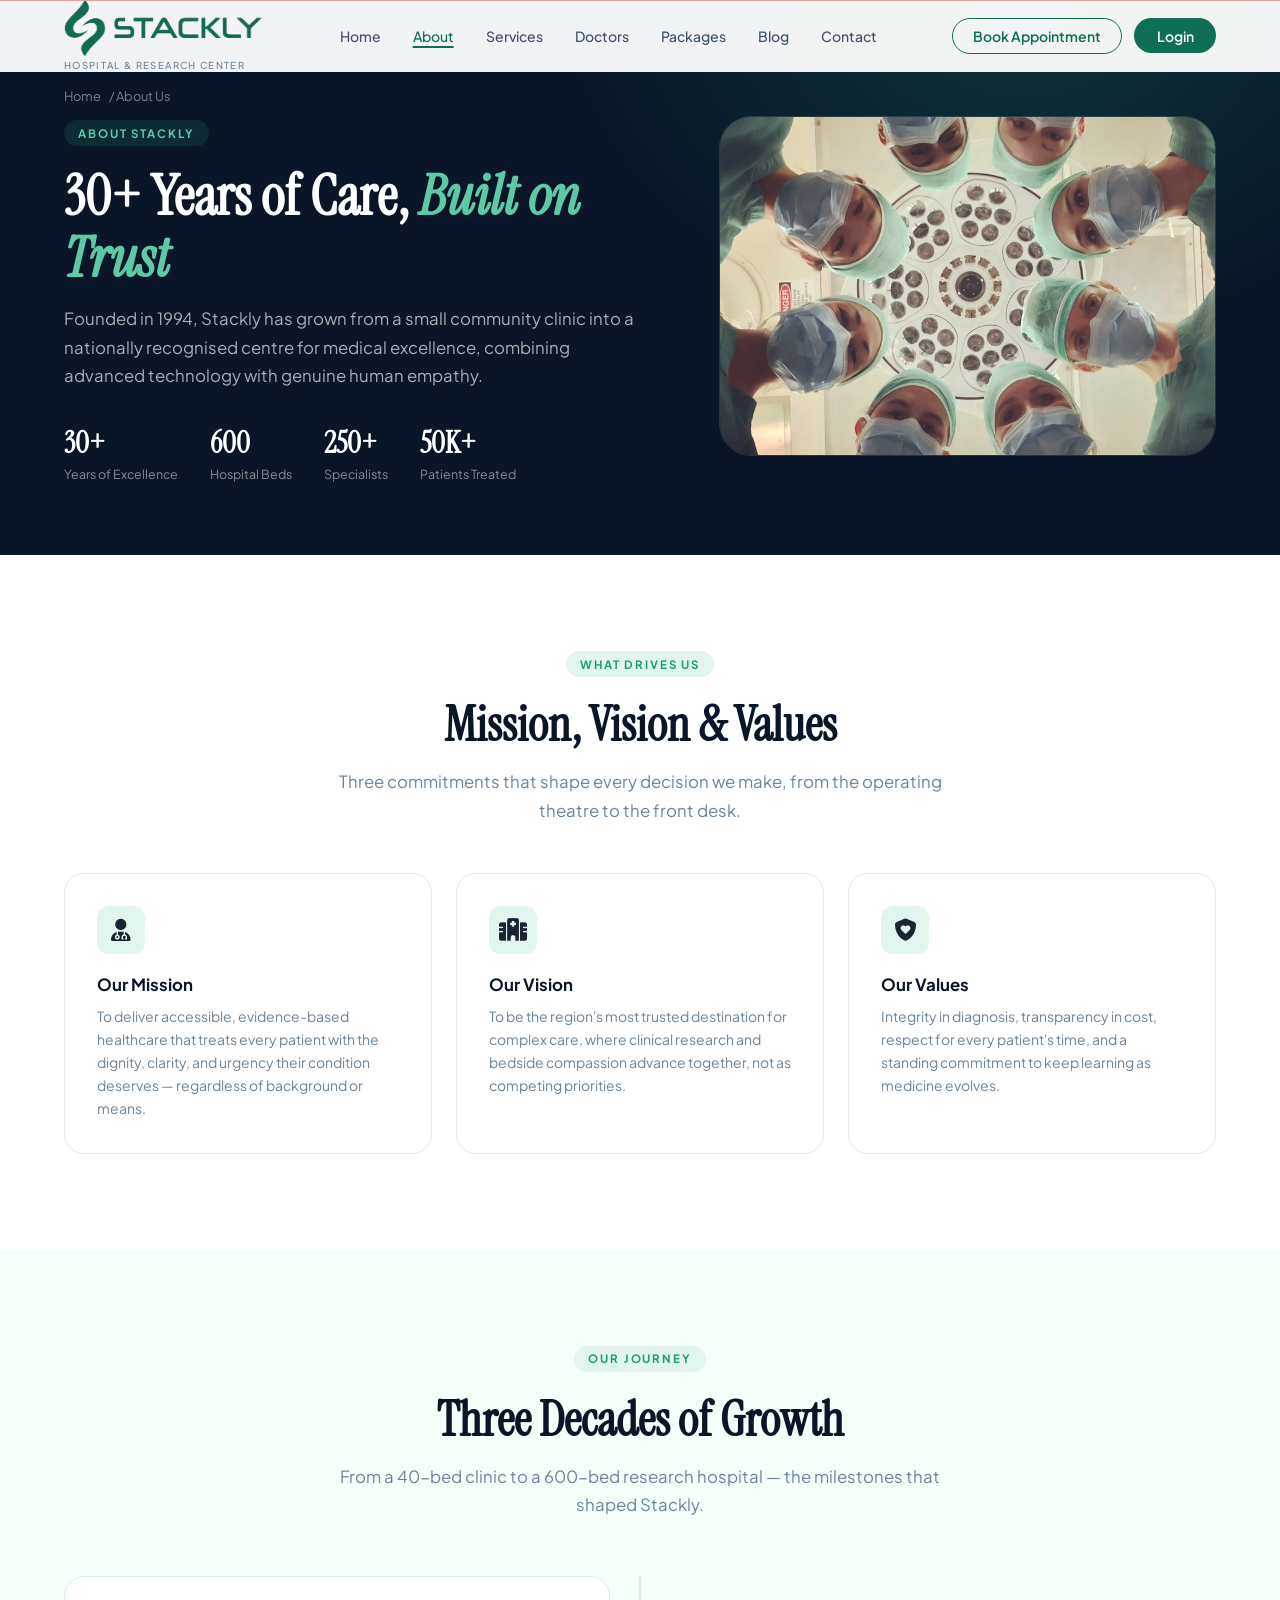
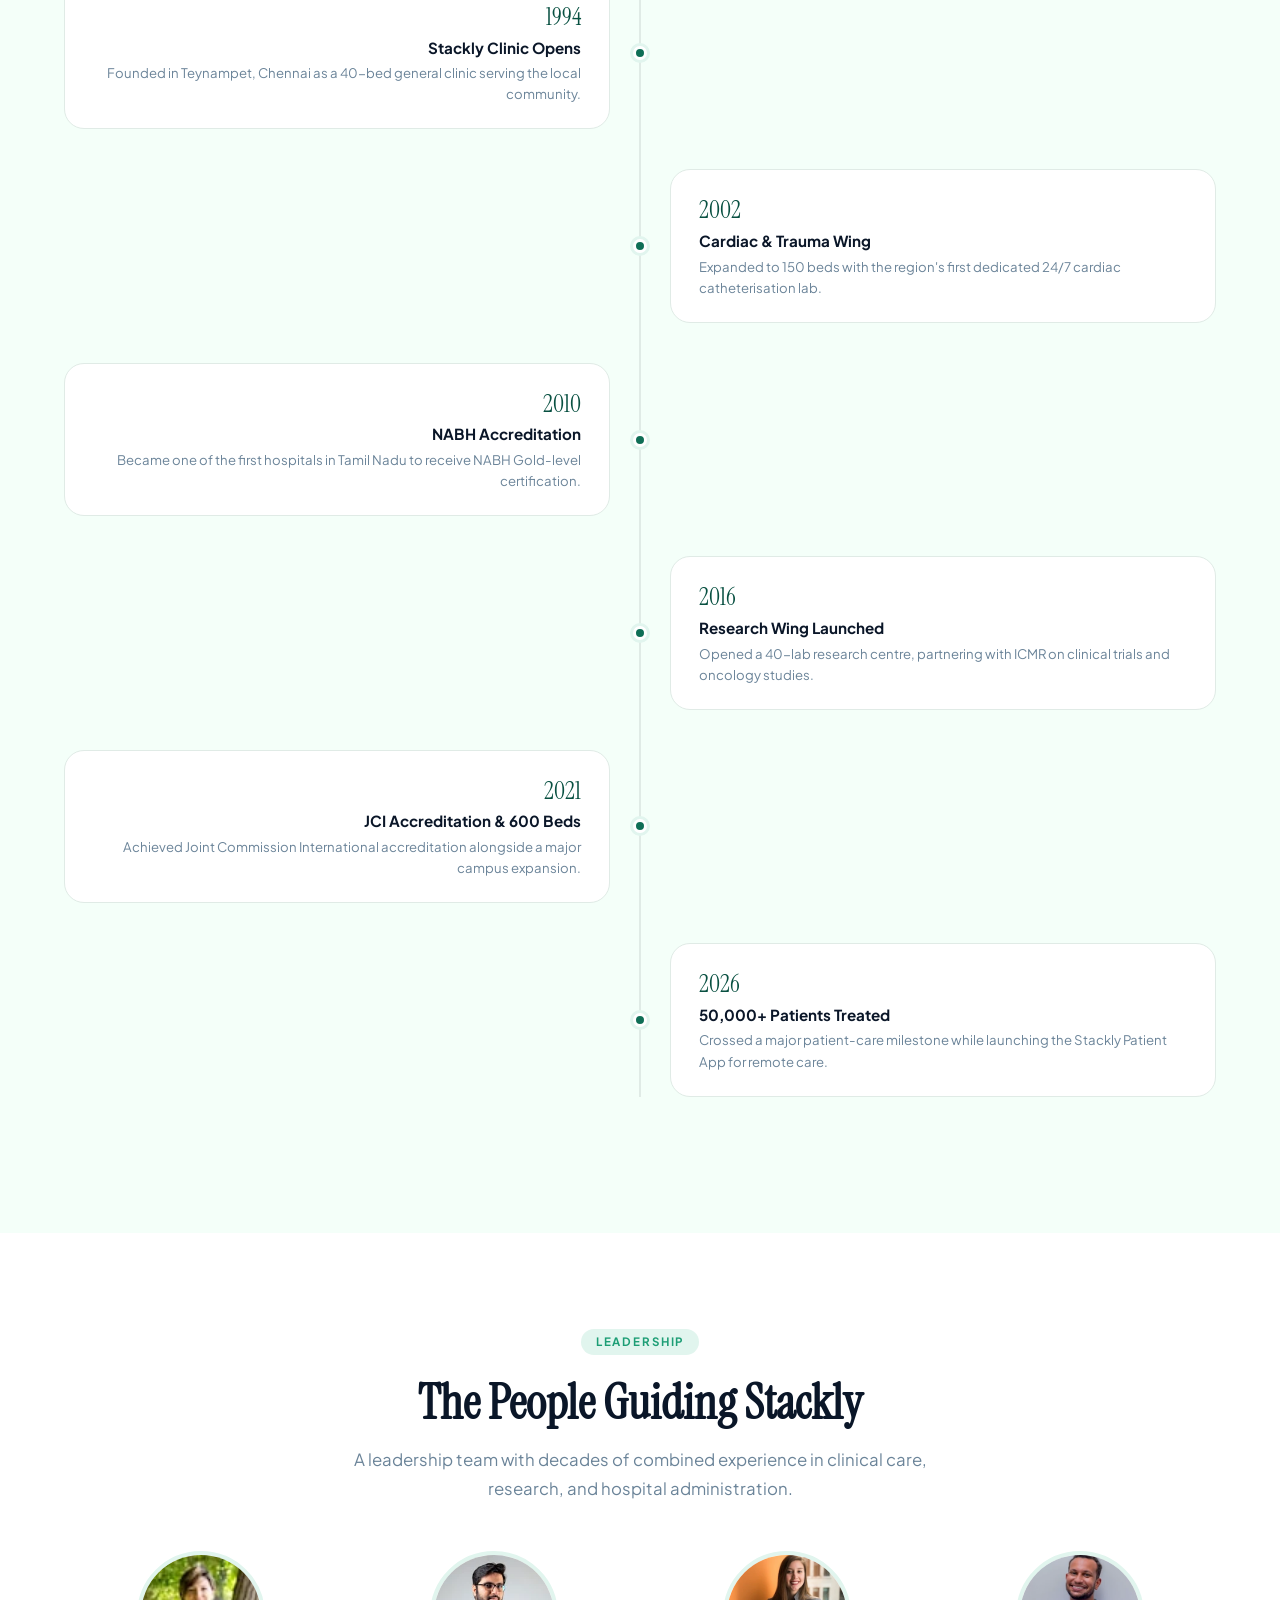
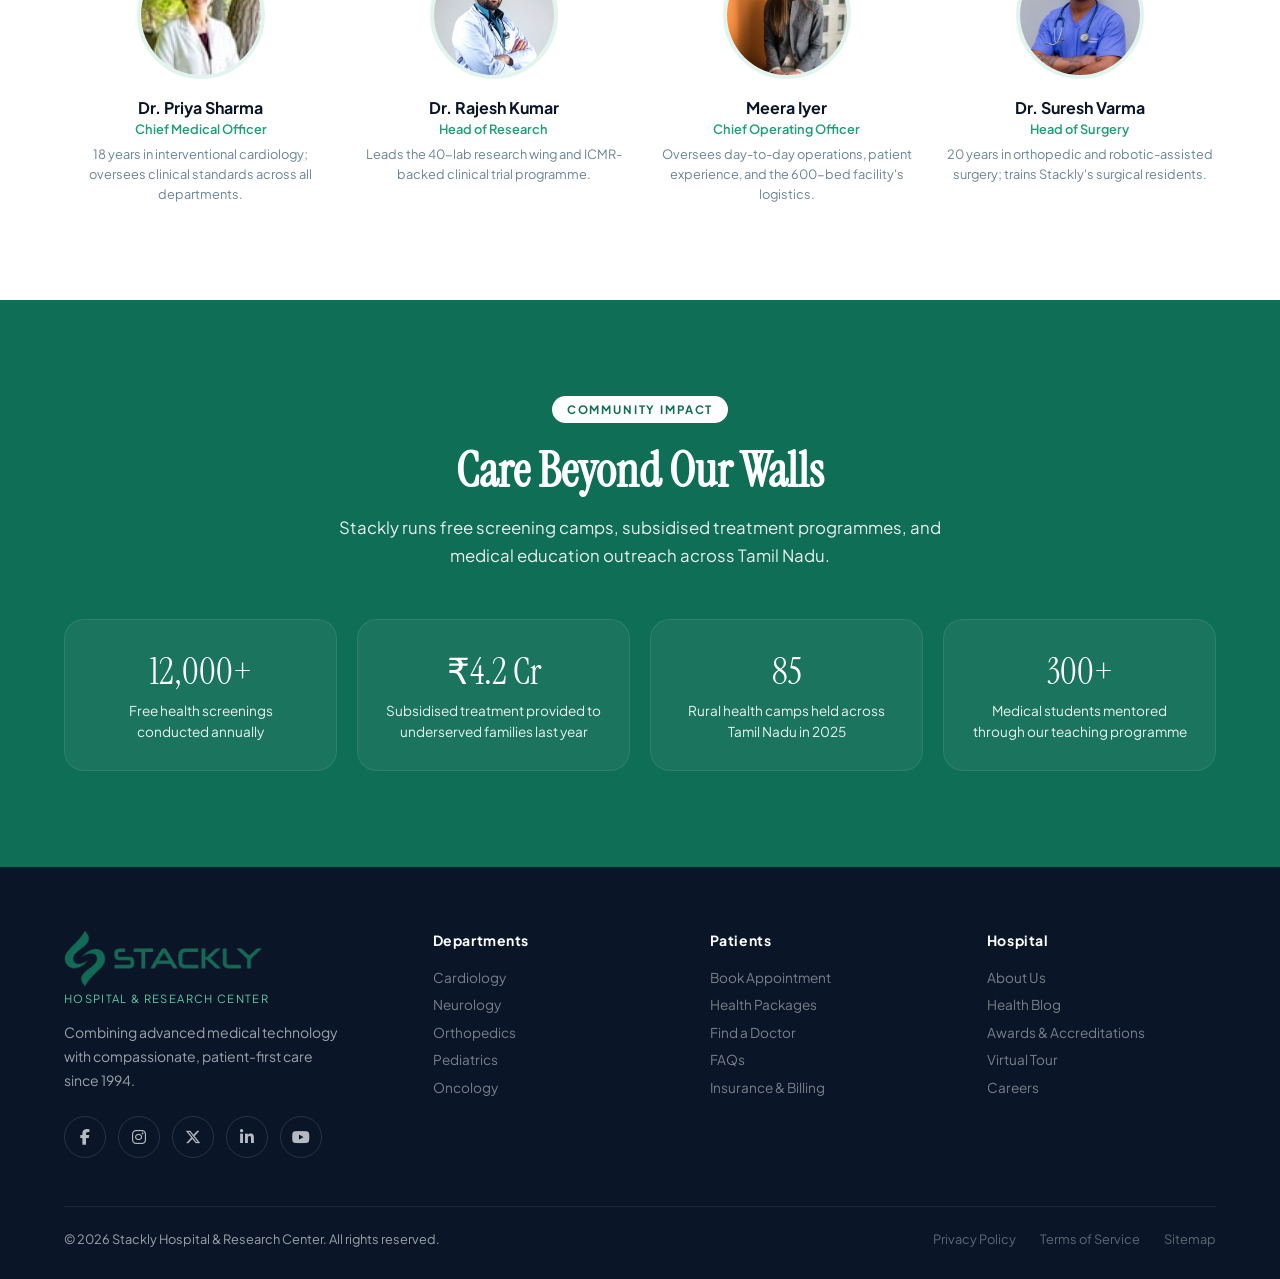
<file: about.html>
<!DOCTYPE html>
<html lang="en">
<head>
<meta charset="UTF-8">
<meta name="viewport" content="width=device-width, initial-scale=1.0">
<title>Stackly Hospital & Research Center</title>
<link rel="preconnect" href="https://fonts.googleapis.com">
<link href="https://fonts.googleapis.com/css2?family=Plus+Jakarta+Sans:wght@300;400;500;600;700&family=Instrument+Serif:ital@0;1&display=swap" rel="stylesheet">
<link rel="stylesheet" href="https://cdnjs.cloudflare.com/ajax/libs/font-awesome/6.7.2/css/all.min.css">
<link rel="stylesheet" href="style.css">
<link rel="stylesheet" href="pages.css">
</head>
<body>

<!-- EMERGENCY BAR -->
<div class="emergency-bar" id="emergency-bar">
  <i class="fa-solid fa-truck-medical"></i>
 24/7 Emergency Helpline: <a href="tel:18007822559" style="color:#fff;text-decoration:underline">1800-STACKLY</a> — Ambulance dispatch in under 8 minutes
</div>

<!-- NAV -->
<nav id="main-nav">
  <div class="nav-logo">
   <div id="logo-image">
      <a href="./index.html">
        <img src="./src/logo-new.webp" alt="">
      </a>
    </div>
    <p>Hospital &amp; Research Center</p>
  </div>
  <div class="nav-links">
    <a href="./index.html">Home</a>
    <a href="./about.html" class="active">About</a>
    <a href="./service.html">Services</a>
    <a href="./doctors.html">Doctors</a>
    <a href="./package.html">Packages</a>
    <a href="./blog.html">Blog</a>
    <a href="./contact.html">Contact</a>
  </div>
  <div class="nav-cta desktop">
<a href="./index.html#appointment" class="btn btn-outline">
  Book Appointment
</a>
    <a href="./login.html" class="btn btn-solid"> Login</a>
  </div>
  <div class="hamburger" id="hamburger" onclick="toggleMenu()">
    <span></span><span></span><span></span>
  </div>
</nav>
<div class="mobile-menu" id="mobile-menu">
  <a href="./index.html#appointment" onclick="closeMenu()">Home</a>
  <a href="./about.html" onclick="closeMenu()"class="active">About</a>
  <a href="./service.html" onclick="closeMenu()">Services</a>
  <a href="./doctors.html" onclick="closeMenu()">Doctors</a>
  <a href="./package.html" onclick="closeMenu()">Packages</a>
  <a href="./blog.html" onclick="closeMenu()">Blog</a>
  <a href="./contact.html" onclick="closeMenu()">Contact</a>
  <div class="nav-cta" style="margin-top:1rem;flex-direction:column;gap:.75rem;display:flex">
    <a href="./index.html#appointment" class="btn btn-outline" onclick="closeMenu()" style="width:100%;justify-content:center">Book Appointment</a>
    <a href="./login.html" class="btn btn-solid" onclick="closeMenu()" style="width:100%;justify-content:center">Login</a>
  </div>
</div>

<!-- 1. PAGE HERO -->
<section class="page-hero">
  <div class="page-hero-inner">
    <div class="reveal-left">
      <div class="page-hero-crumb"><a href="index.html">Home</a> / About Us</div>
      <span class="section-label">About Stackly</span>
      <h1>30+ Years of Care, <em>Built on Trust</em></h1>
      <p>Founded in 1994, Stackly has grown from a small community clinic into a nationally recognised centre for medical excellence, combining advanced technology with genuine human empathy.</p>
      <div class="page-hero-stats">
        <div class="phs-item"><strong>30+</strong><span>Years of Excellence</span></div>
        <div class="phs-item"><strong>600</strong><span>Hospital Beds</span></div>
        <div class="phs-item"><strong>250+</strong><span>Specialists</span></div>
        <div class="phs-item"><strong>50K+</strong><span>Patients Treated</span></div>
      </div>
    </div>
    <div class="page-hero-img reveal-right">
      <img src="./src/about img/image1-compressed.webp" alt="Doctors in consultation at Stackly Hospital">
    </div>
  </div>
</section>

<!-- 2. MISSION / VISION / VALUES -->
<section id="mission">
  <div style="max-width:1280px;margin:0 auto">
    <div style="text-align:center" class="reveal">
      <span class="section-label">What Drives Us</span>
      <h2 class="section-title">Mission, Vision &amp; Values</h2>
      <p class="section-sub" style="margin:0 auto">Three commitments that shape every decision we make, from the operating theatre to the front desk.</p>
    </div>
    <div class="mv-grid">
      <div class="mv-card reveal delay-1">
        <div class="mv-icon"><i class="fa-solid fa-user-doctor"></i></div>
        <h3>Our Mission</h3>
        <p>To deliver accessible, evidence-based healthcare that treats every patient with the dignity, clarity, and urgency their condition deserves — regardless of background or means.</p>
      </div>
      <div class="mv-card reveal delay-2">
        <div class="mv-icon"><i class="fa-solid fa-hospital"></i></div>
        <h3>Our Vision</h3>
        <p>To be the region's most trusted destination for complex care, where clinical research and bedside compassion advance together, not as competing priorities.</p>
      </div>
      <div class="mv-card reveal delay-3">
        <div class="mv-icon"><i class="fa-solid fa-shield-heart"></i></div>
        <h3>Our Values</h3>
        <p>Integrity in diagnosis, transparency in cost, respect for every patient's time, and a standing commitment to keep learning as medicine evolves.</p>
      </div>
    </div>
  </div>
</section>

<!-- 3. HISTORY / TIMELINE -->
<section id="history">
  <div style="max-width:1280px;margin:0 auto">
    <div style="text-align:center" class="reveal">
      <span class="section-label">Our Journey</span>
      <h2 class="section-title">Three Decades of Growth</h2>
      <p class="section-sub" style="margin:0 auto">From a 40-bed clinic to a 600-bed research hospital — the milestones that shaped Stackly.</p>
    </div>
    <div class="timeline">
      <div class="tl-row reveal">
        <div class="tl-card"><div class="tl-year">1994</div><h4>Stackly Clinic Opens</h4><p>Founded in Teynampet, Chennai as a 40-bed general clinic serving the local community.</p></div>
        <div class="tl-dot"></div>
        <div></div>
      </div>
      <div class="tl-row reveal delay-1">
        <div></div>
        <div class="tl-dot"></div>
        <div class="tl-card"><div class="tl-year">2002</div><h4>Cardiac &amp; Trauma Wing</h4><p>Expanded to 150 beds with the region's first dedicated 24/7 cardiac catheterisation lab.</p></div>
      </div>
      <div class="tl-row reveal delay-2">
        <div class="tl-card"><div class="tl-year">2010</div><h4>NABH Accreditation</h4><p>Became one of the first hospitals in Tamil Nadu to receive NABH Gold-level certification.</p></div>
        <div class="tl-dot"></div>
        <div></div>
      </div>
      <div class="tl-row reveal delay-3">
        <div></div>
        <div class="tl-dot"></div>
        <div class="tl-card"><div class="tl-year">2016</div><h4>Research Wing Launched</h4><p>Opened a 40-lab research centre, partnering with ICMR on clinical trials and oncology studies.</p></div>
      </div>
      <div class="tl-row reveal delay-4">
        <div class="tl-card"><div class="tl-year">2021</div><h4>JCI Accreditation &amp; 600 Beds</h4><p>Achieved Joint Commission International accreditation alongside a major campus expansion.</p></div>
        <div class="tl-dot"></div>
        <div></div>
      </div>
      <div class="tl-row reveal delay-5">
        <div></div>
        <div class="tl-dot"></div>
        <div class="tl-card"><div class="tl-year">2026</div><h4>50,000+ Patients Treated</h4><p>Crossed a major patient-care milestone while launching the Stackly Patient App for remote care.</p></div>
      </div>
    </div>
  </div>
</section>

<!-- 4. LEADERSHIP -->
<section id="leadership">
  <div style="max-width:1280px;margin:0 auto">
    <div style="text-align:center" class="reveal">
      <span class="section-label">Leadership</span>
      <h2 class="section-title">The People Guiding Stackly</h2>
      <p class="section-sub" style="margin:0 auto">A leadership team with decades of combined experience in clinical care, research, and hospital administration.</p>
    </div>
    <div class="leader-grid">
      <div class="leader-card reveal delay-1">
        <div class="leader-img"><img src="./src/home img/image2-compressed.webp" alt="Dr. Priya Sharma"></div>
        <div class="leader-name">Dr. Priya Sharma</div>
        <div class="leader-role">Chief Medical Officer</div>
        <p class="leader-bio">18 years in interventional cardiology; oversees clinical standards across all departments.</p>
      </div>
      <div class="leader-card reveal delay-2">
        <div class="leader-img"><img src="./src/about img/image3-compressed.webp" alt="Dr. Rajesh Kumar"></div>
        <div class="leader-name">Dr. Rajesh Kumar</div>
        <div class="leader-role">Head of Research</div>
        <p class="leader-bio">Leads the 40-lab research wing and ICMR-backed clinical trial programme.</p>
      </div>
      <div class="leader-card reveal delay-3">
        <div class="leader-img"><img src="./src/about img/image4-compressed.webp" alt="Meera Iyer"></div>
        <div class="leader-name">Meera Iyer</div>
        <div class="leader-role">Chief Operating Officer</div>
        <p class="leader-bio">Oversees day-to-day operations, patient experience, and the 600-bed facility's logistics.</p>
      </div>
      <div class="leader-card reveal delay-4">
        <div class="leader-img"><img src="./src/about img/image5-compressed.webp" alt="Dr. Suresh Varma"></div>
        <div class="leader-name">Dr. Suresh Varma</div>
        <div class="leader-role">Head of Surgery</div>
        <p class="leader-bio">20 years in orthopedic and robotic-assisted surgery; trains Stackly's surgical residents.</p>
      </div>
    </div>
  </div>
</section>

<!-- 5. CSR / COMMUNITY IMPACT -->
<section id="csr">
  <div style="max-width:1280px;margin:0 auto">
    <div style="text-align:center" class="reveal">
      <span class="section-label">Community Impact</span>
      <h2 class="section-title">Care Beyond Our Walls</h2>
      <p class="section-sub" style="margin:0 auto">Stackly runs free screening camps, subsidised treatment programmes, and medical education outreach across Tamil Nadu.</p>
    </div>
    <div class="csr-grid">
      <div class="csr-card reveal delay-1"><div class="csr-num">12,000+</div><div class="csr-label">Free health screenings conducted annually</div></div>
      <div class="csr-card reveal delay-2"><div class="csr-num">₹4.2 Cr</div><div class="csr-label">Subsidised treatment provided to underserved families last year</div></div>
      <div class="csr-card reveal delay-3"><div class="csr-num">85</div><div class="csr-label">Rural health camps held across Tamil Nadu in 2025</div></div>
      <div class="csr-card reveal delay-4"><div class="csr-num">300+</div><div class="csr-label">Medical students mentored through our teaching programme</div></div>
    </div>
  </div>
</section>

<footer>
  <div class="footer-inner">
    <div class="footer-brand">
       <div id="logo-image">
      <a href="./index.html">
        <img src="./src/logo-new.webp" alt="">
      </a>
    </div>
      <p class="tagline">Hospital &amp; Research Center</p>
      <p class="desc">Combining advanced medical technology with compassionate, patient-first care since 1994.</p>
<div class="footer-social">
  <a href="./404.html" aria-label="Facebook">
    <i class="fa-brands fa-facebook-f"></i>
  </a>

  <a href="./404.html" aria-label="Instagram">
    <i class="fa-brands fa-instagram"></i>
  </a>

  <a href="./404.html" aria-label="X">
    <i class="fa-brands fa-x-twitter"></i>
  </a>

  <a href="./404.html" aria-label="LinkedIn">
    <i class="fa-brands fa-linkedin-in"></i>
  </a>

  <a href="./404.html" aria-label="YouTube">
    <i class="fa-brands fa-youtube"></i>
  </a>
</div>
    </div>
    <div class="footer-col">
      <h4>Departments</h4>
      <a href="./service.html">Cardiology</a>
      <a href="./service.html">Neurology</a>
      <a href="./service.html">Orthopedics</a>
      <a href="./service.html">Pediatrics</a>
      <a href="./service.html">Oncology</a>
    </div>
    <div class="footer-col">
      <h4>Patients</h4>
      <a href="./index.html#appointment">Book Appointment</a>
      <a href="./package.html">Health Packages</a>
      <a href="./doctors.html">Find a Doctor</a>
      <a href="./404.html">FAQs</a>
      <a href="./404.html">Insurance &amp; Billing</a>
    </div>
    <div class="footer-col">
      <h4>Hospital</h4>
      <a href="./about.html">About Us</a>
      <a href="./blog.html">Health Blog</a>
      <a href="./404.html">Awards &amp; Accreditations</a>
      <a href="./404.html">Virtual Tour</a>
      <a href="./404.html">Careers</a>
    </div>
  </div>
  <div class="footer-bottom">
    <span>© 2026 Stackly Hospital &amp; Research Center. All rights reserved.</span>
    <div style="display:flex;gap:1.5rem">
      <a href="./404.html">Privacy Policy</a>
      <a href="./404.html">Terms of Service</a>
      <a href="./404.html">Sitemap</a>
    </div>
  </div>
</footer>
<button class="scroll-top" id="scroll-top" onclick="window.scrollTo({top:0,behavior:'smooth'})" aria-label="Scroll to top">↑</button>

<script>
/* ===== Mobile menu ===== */
const hamburger = document.getElementById('hamburger');
const mobileMenu = document.getElementById('mobile-menu');
function toggleMenu(){
  hamburger.classList.toggle('open');
  mobileMenu.classList.toggle('open');
}
function closeMenu(){
  hamburger.classList.remove('open');
  mobileMenu.classList.remove('open');
}
const revealEls = document.querySelectorAll('.reveal, .reveal-left, .reveal-right');
const revealObserver = new IntersectionObserver((entries) => {
  entries.forEach(entry => {
    if (entry.isIntersecting) {
      entry.target.classList.add('visible');
      revealObserver.unobserve(entry.target);
    }
  });
}, { threshold: 0.15, rootMargin: '0px 0px -40px 0px' });
revealEls.forEach(el => revealObserver.observe(el));

</script>

</body>
</html>
</file>
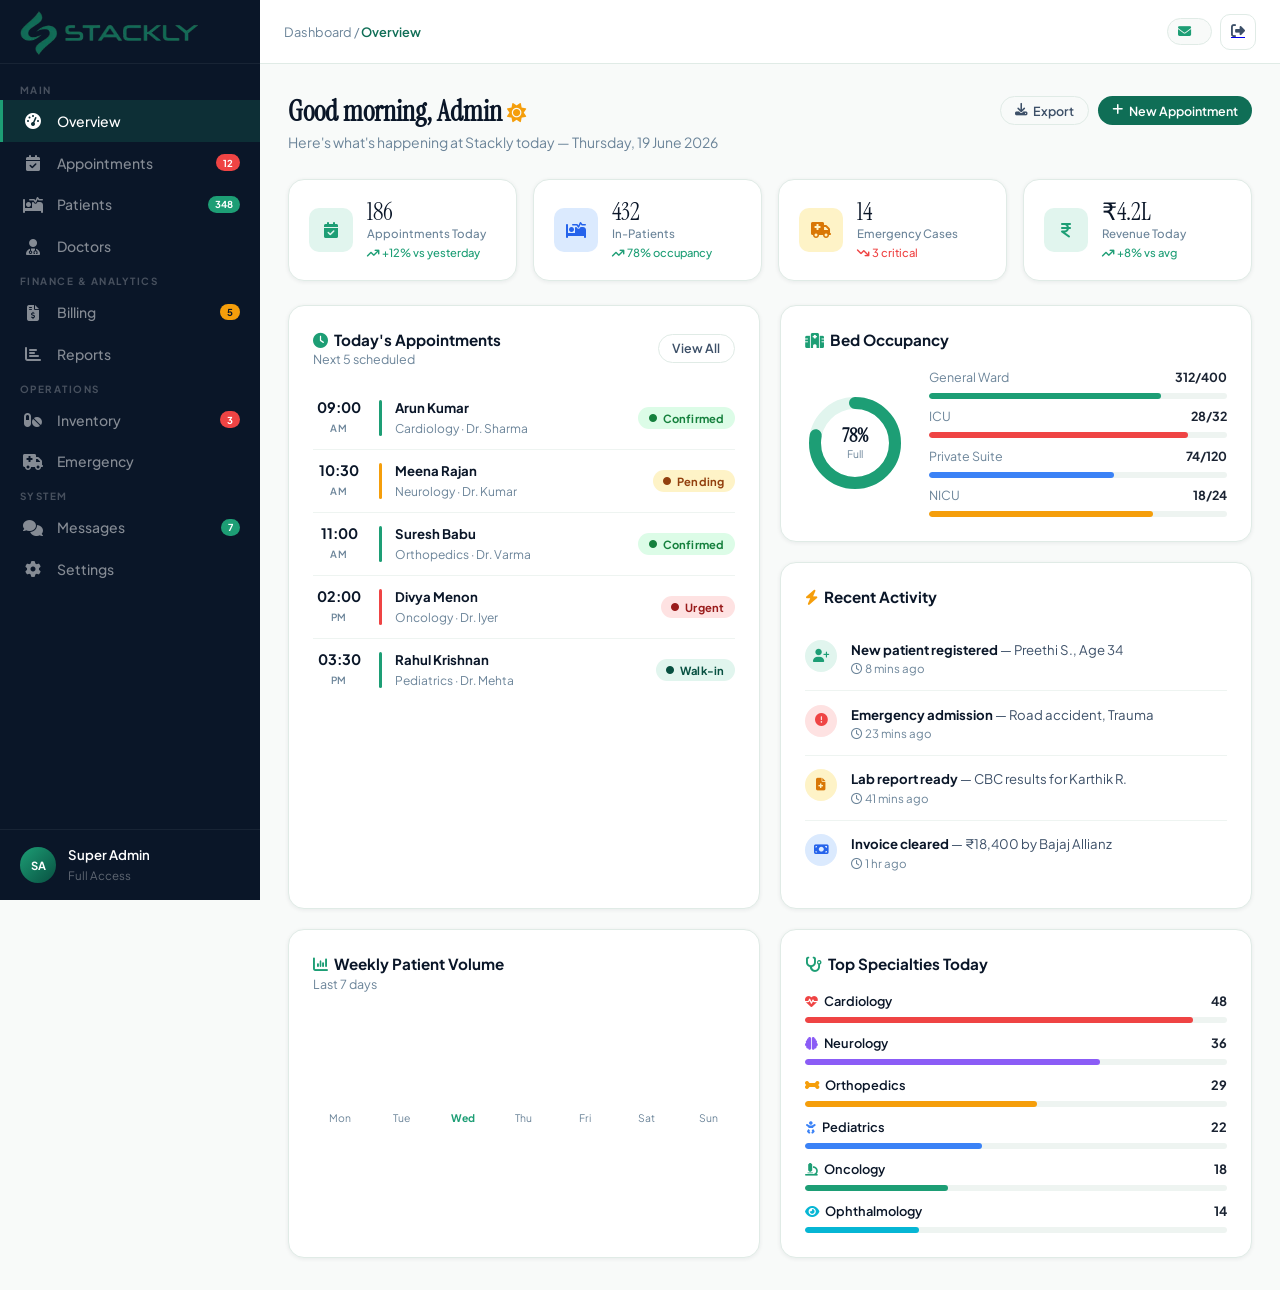
<file: admin.html>
<!DOCTYPE html>
<html lang="en">
<head>
<meta charset="UTF-8">
<meta name="viewport" content="width=device-width, initial-scale=1.0">
<title>Stackly Admin Dashboard</title>
<link rel="preconnect" href="https://fonts.googleapis.com">
<link href="https://fonts.googleapis.com/css2?family=Plus+Jakarta+Sans:wght@300;400;500;600;700&family=Instrument+Serif:ital@0;1&display=swap" rel="stylesheet">
<link rel="stylesheet" href="https://cdnjs.cloudflare.com/ajax/libs/font-awesome/6.7.2/css/all.min.css">
<style>
*,*::before,*::after{box-sizing:border-box;margin:0;padding:0;min-width:0}
:root{
  --teal:#0F6E56;--teal-light:#E1F5EE;--teal-mid:#1D9E75;--teal-dark:#085041;
  --navy:#0a1628;--navy-soft:#0d1f3c;
  --cream:#f8faf9;--white:#fff;
  --text:#1a2332;--text-mid:#3d5068;--text-soft:#6b8499;
  --border:#e0ebe6;--border-soft:#eef4f1;
  --red:#ef4444;--amber:#f59e0b;--blue:#3b82f6;--purple:#8b5cf6;
  --sans:'Plus Jakarta Sans',sans-serif;--serif:'Instrument Serif',serif;
  --r:10px;--r-lg:16px;--r-xl:24px;
  --sidebar:260px;--topbar:64px;
  --transition:0.25s cubic-bezier(0.4,0,0.2,1);
  --shadow-sm:0 1px 4px rgba(10,22,40,.07);
  --shadow:0 4px 20px rgba(10,22,40,.09);
  --shadow-lg:0 12px 40px rgba(10,22,40,.14);
}
html,body{width:100%;overflow-x:hidden}
body{font-family:var(--sans);color:var(--text);background:var(--cream)}

/* ═══════════════ SIDEBAR ═══════════════ */
.sidebar{
  position:fixed;top:0;left:0;bottom:0;width:var(--sidebar);
  background:var(--navy);z-index:70;
  display:flex;flex-direction:column;
  transition:transform var(--transition);
  overflow:hidden;
}
.sidebar-brand{
  height:var(--topbar);display:flex;align-items:center;
  padding:0 1.25rem;border-bottom:1px solid rgba(255,255,255,.06);
  gap:.75rem;flex-shrink:0;overflow:hidden;white-space:nowrap;
}
.sidebar-brand-icon{width:36px;height:36px;border-radius:var(--r);background:var(--teal-mid);display:flex;align-items:center;justify-content:center;flex-shrink:0;font-size:1.1rem;color:#fff}
.sidebar-brand-text h2{font-family:var(--serif);font-size:1.2rem;color:#fff;letter-spacing:-.3px}

.sidebar-brand-text p{font-size:.6rem;font-weight:600;letter-spacing:.13em;text-transform:uppercase;color:rgba(255,255,255,.35);margin-top:-1px}
.logo-image{
  width: 180px;
  height: 50px;
}
.logo-image img{
  width: 100%;
  height: 100%;
}
.sidebar-scroll{flex:1;overflow-y:auto;overflow-x:hidden;padding:.75rem 0}
.sidebar-scroll::-webkit-scrollbar{width:4px}
.sidebar-scroll::-webkit-scrollbar-thumb{background:rgba(255,255,255,.08);border-radius:4px}

.nav-section-label{font-size:.62rem;font-weight:700;letter-spacing:.15em;text-transform:uppercase;color:rgba(255,255,255,.25);padding:.5rem 1.25rem .25rem;white-space:nowrap}
.nav-item{
  display:flex;align-items:center;gap:.85rem;
  padding:.65rem 1.25rem;font-size:.875rem;font-weight:500;
  color:rgba(255,255,255,.5);cursor:pointer;
  transition:all var(--transition);
  white-space:nowrap;text-decoration:none;
  border-left:3px solid transparent;
}
.nav-item:hover{color:rgba(255,255,255,.9);background:rgba(255,255,255,.05)}
.nav-item.active{color:#fff;background:rgba(29,158,117,.18);border-left-color:var(--teal-mid)}
.nav-item .nav-icon{width:20px;text-align:center;flex-shrink:0;font-size:1rem}
.nav-item .nav-label{flex:1}
.nav-item .nav-badge{background:var(--teal-mid);color:#fff;font-size:.6rem;font-weight:700;padding:.15rem .45rem;border-radius:50px;margin-left:auto;flex-shrink:0}
.nav-item .nav-badge.red{background:var(--red)}
.nav-item .nav-badge.amber{background:var(--amber);color:var(--navy)}

.sidebar-footer{padding:1rem 1.25rem;border-top:1px solid rgba(255,255,255,.06);flex-shrink:0;white-space:nowrap}
.sidebar-user{display:flex;align-items:center;gap:.75rem}
.sidebar-user-avatar{width:36px;height:36px;border-radius:50%;background:linear-gradient(135deg,var(--teal-mid),var(--teal-dark));display:flex;align-items:center;justify-content:center;font-size:.7rem;font-weight:700;color:#fff;flex-shrink:0}
.sidebar-user-info strong{display:block;font-size:.825rem;color:#fff;font-weight:600}
.sidebar-user-info span{font-size:.72rem;color:rgba(255,255,255,.35)}

/* ═══════════════ OVERLAY ═══════════════ */
.overlay{position:fixed;inset:0;background:rgba(10,22,40,.5);z-index:60;display:none;backdrop-filter:blur(2px)}
.overlay.active{display:block}

/* ═══════════════ TOPBAR ═══════════════ */
.topbar{
  position:fixed;top:0;left:var(--sidebar);right:0;height:var(--topbar);
  background:var(--white);border-bottom:1px solid var(--border);
  display:flex;align-items:center;justify-content:space-between;
  padding:0 1.5rem;z-index:50;gap:.5rem;
  transition:left var(--transition);
}
.topbar-left{display:flex;align-items:center;gap:.75rem;flex-shrink:0}
.sidebar-toggle{
  width:36px;height:36px;min-width:36px;border-radius:var(--r);
  background:transparent;border:1px solid var(--border);cursor:pointer;
  display:none;align-items:center;justify-content:center;
  color:var(--text-mid);transition:all var(--transition);font-size:.95rem;flex-shrink:0
}
.sidebar-toggle:hover{background:var(--teal-light);color:var(--teal);border-color:var(--teal-mid)}
.topbar-breadcrumb{font-size:.8rem;color:var(--text-soft);white-space:nowrap;overflow:hidden;text-overflow:ellipsis}
.topbar-breadcrumb span{color:var(--teal);font-weight:600}
.topbar-right{display:flex;align-items:center;gap:.5rem;flex-shrink:0;margin-left:auto}
.topbar-email{
  display:flex;align-items:center;gap:.4rem;
  background:var(--cream);border:1px solid var(--border);
  border-radius:50px;padding:.35rem .85rem .35rem .6rem;
  font-size:.78rem;color:var(--text-mid);font-weight:500;
  white-space:nowrap;flex-shrink:0;
}
.topbar-email i{color:var(--teal-mid);font-size:.82rem;flex-shrink:0}
.topbar-btn{
  width:36px;height:36px;min-width:36px;border-radius:var(--r);
  background:transparent;border:1px solid var(--border);cursor:pointer;
  display:flex;align-items:center;justify-content:center;
  color:var(--text-mid);transition:all var(--transition);font-size:.9rem;
  position:relative;flex-shrink:0
}
.topbar-btn:hover{background:var(--teal-light);color:var(--teal);border-color:var(--teal-mid)}

/* ═══════════════ MAIN ═══════════════ */
.main{
  margin-left:var(--sidebar);
  padding-top:var(--topbar);
  min-height:100vh;
  overflow-x:hidden;
  transition:margin-left var(--transition);
}
.page{display:none;padding:2rem 1.75rem;animation:fadeUp .3s ease}
.page.active{display:block}
@keyframes fadeUp{from{opacity:0;transform:translateY(12px)}to{opacity:1;transform:none}}

/* ═══════════════ SHARED ═══════════════ */
.page-header{margin-bottom:1.75rem}
.page-header h1{font-family:var(--serif);font-size:1.75rem;color:var(--navy);line-height:1.15}
.page-header p{font-size:.875rem;color:var(--text-soft);margin-top:.3rem}
.page-header-row{display:flex;align-items:flex-start;justify-content:space-between;flex-wrap:wrap;gap:1rem}

.card{background:var(--white);border-radius:var(--r-lg);border:1px solid var(--border);padding:1.5rem;box-shadow:var(--shadow-sm);width:100%}
.card-header{display:flex;align-items:center;justify-content:space-between;margin-bottom:1.25rem;flex-wrap:wrap;gap:.5rem}
.card-title{font-size:.95rem;font-weight:700;color:var(--navy)}
.card-sub{font-size:.78rem;color:var(--text-soft);margin-top:.15rem}

.btn{display:inline-flex;align-items:center;gap:.4rem;border-radius:50px;font-family:var(--sans);font-size:.825rem;font-weight:600;cursor:pointer;transition:all var(--transition);border:none;text-decoration:none;padding:.5rem 1.1rem;white-space:nowrap}
.btn-primary{background:var(--teal);color:#fff}
.btn-primary:hover{background:var(--teal-dark);transform:translateY(-1px)}
.btn-outline{background:transparent;border:1.5px solid var(--border);color:var(--text-mid)}
.btn-outline:hover{border-color:var(--teal-mid);color:var(--teal)}
.btn-sm{padding:.35rem .85rem;font-size:.78rem}
.btn-danger{background:#fef2f2;color:var(--red);border:1px solid #fecaca}
.btn-danger:hover{background:var(--red);color:#fff}

.badge-pill{display:inline-flex;align-items:center;gap:.35rem;font-size:.7rem;font-weight:700;padding:.25rem .65rem;border-radius:50px;letter-spacing:.02em;white-space:nowrap}
.badge-green{background:#dcfce7;color:#15803d}
.badge-amber{background:#fef3c7;color:#92400e}
.badge-red{background:#fee2e2;color:#991b1b}
.badge-blue{background:#dbeafe;color:#1d4ed8}
.badge-purple{background:#ede9fe;color:#5b21b6}
.badge-teal{background:var(--teal-light);color:var(--teal-dark)}

.table-wrap{overflow-x:auto;-webkit-overflow-scrolling:touch;width:100%}
table{width:100%;border-collapse:collapse;font-size:.825rem;min-width:560px}
thead th{text-align:left;font-size:.72rem;font-weight:700;letter-spacing:.07em;text-transform:uppercase;color:var(--text-soft);padding:.65rem 1rem;border-bottom:1.5px solid var(--border-soft);white-space:nowrap}
tbody tr{border-bottom:1px solid var(--border-soft);transition:background var(--transition)}
tbody tr:last-child{border-bottom:none}
tbody tr:hover{background:var(--cream)}
tbody td{padding:.75rem 1rem;color:var(--text-mid);vertical-align:middle}
tbody td strong{color:var(--navy)}

/* ═══════════════ STAT GRID ═══════════════ */
.stat-grid{display:grid;grid-template-columns:repeat(4,1fr);gap:1rem;margin-bottom:1.5rem}
.stat-card{background:var(--white);border-radius:var(--r-lg);border:1px solid var(--border);padding:1.25rem;box-shadow:var(--shadow-sm);display:flex;align-items:center;gap:.85rem;width:100%}
.stat-icon{width:44px;height:44px;min-width:44px;border-radius:var(--r);display:flex;align-items:center;justify-content:center;font-size:1rem;flex-shrink:0}
.stat-icon.teal{background:var(--teal-light);color:var(--teal-mid)}
.stat-icon.blue{background:#dbeafe;color:#2563eb}
.stat-icon.amber{background:#fef3c7;color:#d97706}
.stat-icon.red{background:#fee2e2;color:#dc2626}
.stat-icon.green{background:#dcfce7;color:#16a34a}
.stat-icon.purple{background:#ede9fe;color:#7c3aed}
.stat-val{font-family:var(--serif);font-size:1.5rem;color:var(--navy);line-height:1}
.stat-lbl{font-size:.72rem;color:var(--text-soft);font-weight:500;margin-top:.15rem}
.stat-delta{font-size:.7rem;margin-top:.25rem;color:var(--teal-mid);font-weight:500}
.stat-delta.up{color:var(--teal-mid)}
.stat-delta.down{color:var(--red)}

/* ═══════════════ LAYOUT GRIDS ═══════════════ */
.grid-2{display:grid;grid-template-columns:1fr 1fr;gap:1.25rem}
.grid-3{display:grid;grid-template-columns:1fr 1fr 1fr;gap:1.25rem}

/* auto grid for patient & doctor cards */
.grid-auto{display:grid;grid-template-columns:repeat(auto-fill,minmax(280px,1fr));gap:1.25rem;margin-bottom:1.25rem}

/* ═══════════════ PROGRESS BAR ═══════════════ */
.progress-bar{height:6px;background:var(--border-soft);border-radius:50px;overflow:hidden;margin-top:.5rem}
.progress-fill{height:100%;border-radius:50px}

/* ═══════════════ CHIP ═══════════════ */
.chip{display:inline-flex;align-items:center;gap:.4rem;background:var(--cream);border:1px solid var(--border);border-radius:var(--r);padding:.3rem .75rem;font-size:.78rem;color:var(--text-mid);font-weight:500;white-space:nowrap}
.chip i{color:var(--teal-mid);font-size:.8rem}

/* ═══════════════ AVATAR INITIALS ═══════════════ */
.avatar-initials{width:36px;height:36px;min-width:36px;border-radius:50%;background:linear-gradient(135deg,var(--teal-light),#b2dfd0);display:flex;align-items:center;justify-content:center;font-size:.7rem;font-weight:700;color:var(--teal-dark);flex-shrink:0}

/* ═══════════════ TODAY'S APPOINTMENTS ═══════════════ */
.appt-today-item{display:flex;align-items:center;gap:.85rem;padding:.75rem 0;border-bottom:1px solid var(--border-soft)}
.appt-today-item:last-child{border-bottom:none}
.appt-time-block{text-align:center;min-width:52px;flex-shrink:0}
.appt-time-block strong{display:block;font-size:.9rem;font-weight:700;color:var(--navy);line-height:1.1}
.appt-time-block span{font-size:.62rem;text-transform:uppercase;color:var(--text-soft);font-weight:600;letter-spacing:.08em}
.appt-divider{width:3px;height:36px;border-radius:4px;background:var(--teal-mid);flex-shrink:0}
.appt-divider.amber{background:var(--amber)}
.appt-divider.red{background:var(--red)}

/* ═══════════════ DONUT CHART ═══════════════ */
.donut-wrap{position:relative;width:100px;height:100px;flex-shrink:0}
.donut-wrap svg{transform:rotate(-90deg)}
.donut-center{position:absolute;inset:0;display:flex;flex-direction:column;align-items:center;justify-content:center}
.donut-center strong{font-family:var(--serif);font-size:1.2rem;color:var(--navy);line-height:1}
.donut-center span{font-size:.65rem;color:var(--text-soft);margin-top:.1rem}

/* ═══════════════ ACTIVITY ═══════════════ */
.activity-item{display:flex;align-items:flex-start;gap:.85rem;padding:.85rem 0;border-bottom:1px solid var(--border-soft)}
.activity-item:last-child{border-bottom:none}
.activity-dot{width:32px;height:32px;min-width:32px;border-radius:50%;display:flex;align-items:center;justify-content:center;font-size:.8rem;flex-shrink:0}
.activity-dot.teal{background:var(--teal-light);color:var(--teal-mid)}
.activity-dot.blue{background:#dbeafe;color:#2563eb}
.activity-dot.amber{background:#fef3c7;color:#d97706}
.activity-dot.red{background:#fee2e2;color:var(--red)}
.activity-dot.green{background:#dcfce7;color:#16a34a}
.activity-text p{font-size:.825rem;color:var(--text-mid);line-height:1.45}
.activity-text p strong{color:var(--navy)}
.activity-time{font-size:.72rem;color:var(--text-soft);margin-top:.15rem}

/* ═══════════════ FILTER BAR ═══════════════ */
.filter-bar{display:flex;align-items:center;gap:.6rem;flex-wrap:wrap;margin-bottom:1.25rem}
.filter-bar select,.filter-bar input[type="date"],.filter-bar input[type="text"]{
  background:var(--white);border:1.5px solid var(--border);border-radius:var(--r);
  padding:.45rem .8rem;font-family:var(--sans);font-size:.8rem;color:var(--text);
  outline:none;transition:border-color var(--transition);height:36px;
}
.filter-bar select:focus,.filter-bar input:focus{border-color:var(--teal-mid)}
.search-wrap{position:relative;flex:1;min-width:160px}
.search-wrap i{position:absolute;left:.7rem;top:50%;transform:translateY(-50%);color:var(--text-soft);font-size:.82rem;pointer-events:none}
.search-wrap input{width:100%;padding-left:2rem;background:var(--white);border:1.5px solid var(--border);border-radius:var(--r);padding:.45rem .8rem .45rem 2rem;font-family:var(--sans);font-size:.8rem;color:var(--text);outline:none;transition:border-color var(--transition);height:36px}
.search-wrap input:focus{border-color:var(--teal-mid)}

/* ═══════════════ PATIENT CARDS ═══════════════ */
.patient-card{background:var(--white);border:1px solid var(--border);border-radius:var(--r-lg);padding:1.25rem;box-shadow:var(--shadow-sm);display:flex;flex-direction:column;gap:.75rem;transition:box-shadow var(--transition)}
.patient-card:hover{box-shadow:var(--shadow)}
.patient-card-top{display:flex;align-items:center;gap:.75rem}
.pc-name{font-size:.9rem;font-weight:700;color:var(--navy)}
.pc-id{font-size:.72rem;color:var(--text-soft);margin-top:.1rem}
.pc-meta{display:flex;gap:.4rem;flex-wrap:wrap}

/* ═══════════════ DOCTOR ADMIN CARDS ═══════════════ */
.doctor-admin-card{background:var(--white);border:1px solid var(--border);border-radius:var(--r-lg);padding:1.25rem;box-shadow:var(--shadow-sm);display:flex;flex-direction:column;align-items:center;gap:.6rem;text-align:center;transition:box-shadow var(--transition)}
.doctor-admin-card:hover{box-shadow:var(--shadow)}
.doc-admin-avatar{width:72px;height:72px;border-radius:50%;overflow:hidden;border:2px solid var(--border);flex-shrink:0}
.doc-admin-avatar img{width:100%;height:100%;object-fit:cover}
.doc-admin-name{font-size:.9rem;font-weight:700;color:var(--navy)}
.doc-admin-spec{font-size:.78rem;color:var(--teal-mid);font-weight:600}
.doc-admin-meta{font-size:.72rem;color:var(--text-soft)}
.doc-schedule{width:100%;display:flex;flex-direction:column;gap:.35rem;margin:.25rem 0;background:var(--cream);border-radius:var(--r);padding:.65rem .75rem}
.doc-schedule-item{display:flex;justify-content:space-between;font-size:.75rem;color:var(--text-soft)}
.doc-schedule-item strong{color:var(--navy);font-weight:600}
.doc-actions{display:flex;gap:.4rem;width:100%;justify-content:center}

/* ═══════════════ REPORTS ═══════════════ */
.report-item{display:flex;align-items:center;gap:.85rem;padding:.85rem 0;border-bottom:1px solid var(--border-soft)}
.report-item:last-child{border-bottom:none}
.report-icon{width:42px;height:42px;min-width:42px;border-radius:var(--r);display:flex;align-items:center;justify-content:center;font-size:1rem;flex-shrink:0}
.report-name{font-size:.85rem;font-weight:600;color:var(--navy)}
.report-date{font-size:.72rem;color:var(--text-soft);margin-top:.2rem}
.report-actions{display:flex;gap:.35rem;margin-left:auto;flex-shrink:0}

/* ═══════════════ SETTINGS ═══════════════ */
.settings-section h3{font-family:var(--serif);font-size:1rem;color:var(--navy);margin-bottom:1rem}
.setting-row{display:flex;align-items:center;justify-content:space-between;padding:.85rem 0;border-bottom:1px solid var(--border-soft);gap:1rem}
.setting-row:last-of-type{border-bottom:none}
.setting-info strong{display:block;font-size:.875rem;font-weight:600;color:var(--navy)}
.setting-info p{font-size:.78rem;color:var(--text-soft);margin-top:.15rem}

/* ═══════════════ FORMS ═══════════════ */
.form-input{width:100%;background:var(--white);border:1.5px solid var(--border);border-radius:var(--r);padding:.65rem 1rem;font-family:var(--sans);font-size:.875rem;color:var(--text);outline:none;transition:border-color var(--transition)}
.form-input:focus{border-color:var(--teal-mid)}
.form-label{font-size:.78rem;font-weight:600;color:var(--text-mid);margin-bottom:.35rem;display:block;letter-spacing:.03em}
.form-group{margin-bottom:1rem}
.form-row{display:grid;grid-template-columns:1fr 1fr;gap:1rem}

/* ═══════════════ TOGGLE ═══════════════ */
.toggle{position:relative;width:40px;height:22px;flex-shrink:0;display:block}
.toggle input{opacity:0;width:0;height:0;position:absolute}
.toggle-track{position:absolute;cursor:pointer;inset:0;background:var(--border);border-radius:50px;transition:.3s}
.toggle input:checked + .toggle-track{background:var(--teal-mid)}
.toggle-thumb{position:absolute;top:3px;left:3px;width:16px;height:16px;border-radius:50%;background:#fff;transition:.3s;box-shadow:0 1px 4px rgba(0,0,0,.2)}
.toggle input:checked ~ .toggle-thumb{transform:translateX(18px)}

/* ═══════════════ BAR CHART BARS ═══════════════ */
.rev-bar-item{position:relative;cursor:default}
.rev-bar-item::after{
  content:attr(data-val);
  position:absolute;top:-22px;left:50%;transform:translateX(-50%);
  background:var(--navy);color:#fff;font-size:.6rem;font-weight:700;
  padding:.15rem .35rem;border-radius:4px;white-space:nowrap;
  opacity:0;transition:opacity .2s;pointer-events:none;
}
.rev-bar-item:hover::after{opacity:1}

/* ═══════════════════════════════════════
   RESPONSIVE BREAKPOINTS
═══════════════════════════════════════ */

/* ── TABLET & MOBILE (≤1024px) ── */
@media(max-width:1024px){
  .sidebar{transform:translateX(-100%)}
  .sidebar.open{transform:translateX(0)}
  .topbar{left:0;right:0}
  .main{margin-left:0}
  .sidebar-toggle{display:flex}
  .topbar-breadcrumb{display:none}
  .stat-grid{grid-template-columns:repeat(2,1fr)}
  .grid-3{grid-template-columns:1fr 1fr}
}

/* ── TABLET PORTRAIT (≤768px) ── */
@media(max-width:768px){
  .page{padding:1.5rem 1.25rem}
  .grid-2,.grid-3{grid-template-columns:1fr}
  .form-row{grid-template-columns:1fr}
  .card{padding:1.25rem}
  .stat-grid{grid-template-columns:repeat(2,1fr)}
}

/* ── MOBILE (≤600px) ── */
@media(max-width:600px){
  :root{--topbar:56px}
  .page{padding:1rem .875rem}
  .stat-grid{grid-template-columns:1fr 1fr}
  .card{padding:1rem;border-radius:12px}
  .stat-card{padding:.85rem}
  .stat-val{font-size:1.3rem}
  .page-header h1{font-size:1.4rem}
  .page-header-row{flex-direction:column;align-items:stretch}
  .page-header-row>div:last-child{display:flex;justify-content:flex-start}
  .grid-auto{grid-template-columns:1fr}
  .topbar{padding:0 1rem}
  .topbar-email{padding:.35rem .5rem}
  .filter-bar{gap:.4rem}
  .filter-bar select,.filter-bar input[type="date"]{font-size:.75rem;padding:.4rem .6rem}
  .donut-wrap{width:80px;height:80px}
  .donut-wrap svg{width:80px;height:80px}
}

/* ── SMALL PHONES (≤400px) ── */
@media(max-width:400px){
  .page{padding:.875rem .75rem}
  .stat-grid{grid-template-columns:1fr 1fr}
  .page-header h1{font-size:1.2rem}
  .stat-val{font-size:1.15rem}
  .stat-lbl{font-size:.65rem}
  .stat-card{gap:.6rem}
  .stat-icon{width:38px;height:38px;min-width:38px;font-size:.85rem}
  .filter-bar{flex-direction:column;align-items:stretch}
  .search-wrap{min-width:unset}
  .filter-bar select,.filter-bar input[type="date"]{width:100%}
  .doc-actions{flex-direction:column}
  .doc-actions .btn{width:100%;justify-content:center}
  .grid-auto{grid-template-columns:1fr}
}
</style>
</head>
<body>

<!-- SIDEBAR -->
<aside class="sidebar" id="sidebar">
  <div class="sidebar-brand">
    <div class="sidebar-brand-text">
       <div id="logo-image">
        <a href="./index.html">
          <img src="./src/logo-new.webp" alt="" style="width: 180px;height: 50px;margin-top: 10px;">
        </a>
    </div>
    </div>
  </div>
  <div class="sidebar-scroll">
    <div class="nav-section-label">MAIN</div>
    <a class="nav-item active" onclick="navigate('overview',this)">
      <span class="nav-icon"><i class="fa-solid fa-gauge-high"></i></span>
      <span class="nav-label">Overview</span>
    </a>
    <a class="nav-item" onclick="navigate('appointments',this)">
      <span class="nav-icon"><i class="fa-solid fa-calendar-check"></i></span>
      <span class="nav-label">Appointments</span>
      <span class="nav-badge red">12</span>
    </a>
    <a class="nav-item" onclick="navigate('patients',this)">
      <span class="nav-icon"><i class="fa-solid fa-bed-pulse"></i></span>
      <span class="nav-label">Patients</span>
      <span class="nav-badge">348</span>
    </a>
    <a class="nav-item" onclick="navigate('doctors',this)">
      <span class="nav-icon"><i class="fa-solid fa-user-doctor"></i></span>
      <span class="nav-label">Doctors</span>
    </a>
    <div class="nav-section-label">FINANCE & ANALYTICS</div>
    <a class="nav-item" onclick="navigate('billing',this)">
      <span class="nav-icon"><i class="fa-solid fa-file-invoice-dollar"></i></span>
      <span class="nav-label">Billing</span>
      <span class="nav-badge amber">5</span>
    </a>
    <a class="nav-item" onclick="navigate('reports',this)">
      <span class="nav-icon"><i class="fa-solid fa-chart-bar"></i></span>
      <span class="nav-label">Reports</span>
    </a>
    <div class="nav-section-label">OPERATIONS</div>
    <a class="nav-item" onclick="navigate('inventory',this)">
      <span class="nav-icon"><i class="fa-solid fa-pills"></i></span>
      <span class="nav-label">Inventory</span>
      <span class="nav-badge red">3</span>
    </a>
    <a class="nav-item" onclick="navigate('emergency',this)">
      <span class="nav-icon"><i class="fa-solid fa-truck-medical"></i></span>
      <span class="nav-label">Emergency</span>
    </a>
    <div class="nav-section-label">SYSTEM</div>
    <a class="nav-item" onclick="navigate('messages',this)">
      <span class="nav-icon"><i class="fa-solid fa-comments"></i></span>
      <span class="nav-label">Messages</span>
      <span class="nav-badge">7</span>
    </a>
    <a class="nav-item" onclick="navigate('settings',this)">
      <span class="nav-icon"><i class="fa-solid fa-gear"></i></span>
      <span class="nav-label">Settings</span>
    </a>
  </div>
  <div class="sidebar-footer">
    <div class="sidebar-user">
      <div class="sidebar-user-avatar">SA</div>
      <div class="sidebar-user-info">
        <strong>Super Admin</strong>
        <span>Full Access</span>
      </div>
    </div>
  </div>
</aside>

<!-- MOBILE OVERLAY -->
<div class="overlay" id="overlay" onclick="closeSidebar()"></div>

<!-- TOPBAR -->
<header class="topbar" id="topbar">
  <div class="topbar-left">
    <button class="sidebar-toggle" onclick="toggleSidebar()" aria-label="Toggle sidebar">
      <i class="fa-solid fa-bars"></i>
    </button>
    <div class="topbar-breadcrumb">Dashboard / <span id="breadcrumb-label">Overview</span></div>
  </div>
  <div class="topbar-right">
    <div class="topbar-email">
      <i class="fas fa-envelope"></i>
      <span class="email-text" id="userEmail"></span>
    </div>
    <a href="./login.html">
      <button class="topbar-btn" title="Logout">
        <i class="fas fa-sign-out-alt"></i>
      </button>
    </a>
  </div>
</header>

<!-- ═══ MAIN CONTENT ═══ -->
<main class="main" id="main">

<!-- ══════════════════════════════
  PAGE 1: OVERVIEW
══════════════════════════════ -->
<section class="page active" id="page-overview">
  <div class="page-header page-header-row">
    <div>
      <h1>Good morning, Admin <i class="fa-solid fa-sun" style="color:#f59e0b;font-size:1.2rem;vertical-align:middle"></i></h1>
      <p>Here's what's happening at Stackly today — Thursday, 19 June 2026</p>
    </div>
    <div style="display:flex;gap:.6rem;flex-wrap:wrap">
      <button class="btn btn-outline btn-sm"><i class="fa-solid fa-download"></i> Export</button>
      <button class="btn btn-primary btn-sm"><i class="fa-solid fa-plus"></i> New Appointment</button>
    </div>
  </div>

  <div class="stat-grid">
    <div class="stat-card">
      <div class="stat-icon teal"><i class="fa-solid fa-calendar-check"></i></div>
      <div>
        <div class="stat-val">186</div>
        <div class="stat-lbl">Appointments Today</div>
        <div class="stat-delta up"><i class="fa-solid fa-arrow-trend-up"></i> +12% vs yesterday</div>
      </div>
    </div>
    <div class="stat-card">
      <div class="stat-icon blue"><i class="fa-solid fa-bed-pulse"></i></div>
      <div>
        <div class="stat-val">432</div>
        <div class="stat-lbl">In-Patients</div>
        <div class="stat-delta up"><i class="fa-solid fa-arrow-trend-up"></i> 78% occupancy</div>
      </div>
    </div>
    <div class="stat-card">
      <div class="stat-icon amber"><i class="fa-solid fa-truck-medical"></i></div>
      <div>
        <div class="stat-val">14</div>
        <div class="stat-lbl">Emergency Cases</div>
        <div class="stat-delta down"><i class="fa-solid fa-arrow-trend-down"></i> 3 critical</div>
      </div>
    </div>
    <div class="stat-card">
      <div class="stat-icon teal"><i class="fa-solid fa-indian-rupee-sign"></i></div>
      <div>
        <div class="stat-val">₹4.2L</div>
        <div class="stat-lbl">Revenue Today</div>
        <div class="stat-delta up"><i class="fa-solid fa-arrow-trend-up"></i> +8% vs avg</div>
      </div>
    </div>
  </div>

  <div class="grid-2" style="margin-bottom:1.25rem">
    <!-- Today's appointments -->
    <div class="card">
      <div class="card-header">
        <div>
          <div class="card-title"><i class="fa-solid fa-clock" style="color:var(--teal-mid);margin-right:.4rem"></i>Today's Appointments</div>
          <div class="card-sub">Next 5 scheduled</div>
        </div>
        <button class="btn btn-outline btn-sm">View All</button>
      </div>
      <div class="appt-today-item">
        <div class="appt-time-block"><strong>09:00</strong><span>AM</span></div>
        <div class="appt-divider"></div>
        <div style="flex:1;min-width:0"><strong style="font-size:.825rem;color:var(--navy);display:block">Arun Kumar</strong><span style="font-size:.75rem;color:var(--text-soft)">Cardiology · Dr. Sharma</span></div>
        <span class="badge-pill badge-green"><i class="fa-solid fa-circle" style="font-size:.5rem"></i> Confirmed</span>
      </div>
      <div class="appt-today-item">
        <div class="appt-time-block"><strong>10:30</strong><span>AM</span></div>
        <div class="appt-divider amber"></div>
        <div style="flex:1;min-width:0"><strong style="font-size:.825rem;color:var(--navy);display:block">Meena Rajan</strong><span style="font-size:.75rem;color:var(--text-soft)">Neurology · Dr. Kumar</span></div>
        <span class="badge-pill badge-amber"><i class="fa-solid fa-circle" style="font-size:.5rem"></i> Pending</span>
      </div>
      <div class="appt-today-item">
        <div class="appt-time-block"><strong>11:00</strong><span>AM</span></div>
        <div class="appt-divider"></div>
        <div style="flex:1;min-width:0"><strong style="font-size:.825rem;color:var(--navy);display:block">Suresh Babu</strong><span style="font-size:.75rem;color:var(--text-soft)">Orthopedics · Dr. Varma</span></div>
        <span class="badge-pill badge-green"><i class="fa-solid fa-circle" style="font-size:.5rem"></i> Confirmed</span>
      </div>
      <div class="appt-today-item">
        <div class="appt-time-block"><strong>02:00</strong><span>PM</span></div>
        <div class="appt-divider red"></div>
        <div style="flex:1;min-width:0"><strong style="font-size:.825rem;color:var(--navy);display:block">Divya Menon</strong><span style="font-size:.75rem;color:var(--text-soft)">Oncology · Dr. Iyer</span></div>
        <span class="badge-pill badge-red"><i class="fa-solid fa-circle" style="font-size:.5rem"></i> Urgent</span>
      </div>
      <div class="appt-today-item">
        <div class="appt-time-block"><strong>03:30</strong><span>PM</span></div>
        <div class="appt-divider"></div>
        <div style="flex:1;min-width:0"><strong style="font-size:.825rem;color:var(--navy);display:block">Rahul Krishnan</strong><span style="font-size:.75rem;color:var(--text-soft)">Pediatrics · Dr. Mehta</span></div>
        <span class="badge-pill badge-teal"><i class="fa-solid fa-circle" style="font-size:.5rem"></i> Walk-in</span>
      </div>
    </div>

    <!-- Bed occupancy + activity -->
    <div style="display:flex;flex-direction:column;gap:1.25rem">
      <div class="card">
        <div class="card-header">
          <div><div class="card-title"><i class="fa-solid fa-hospital" style="color:var(--teal-mid);margin-right:.4rem"></i>Bed Occupancy</div></div>
        </div>
        <div style="display:flex;gap:1.5rem;align-items:center;flex-wrap:wrap">
          <div class="donut-wrap">
            <svg width="100" height="100" viewBox="0 0 100 100">
              <circle cx="50" cy="50" r="40" fill="none" stroke="#E1F5EE" stroke-width="12"/>
              <circle cx="50" cy="50" r="40" fill="none" stroke="var(--teal-mid)" stroke-width="12" stroke-dasharray="196 251" stroke-linecap="round"/>
            </svg>
            <div class="donut-center"><strong>78%</strong><span>Full</span></div>
          </div>
          <div style="flex:1;display:flex;flex-direction:column;gap:.6rem;min-width:120px">
            <div>
              <div style="display:flex;justify-content:space-between;font-size:.78rem;margin-bottom:.3rem"><span style="color:var(--text-soft)">General Ward</span><strong>312/400</strong></div>
              <div class="progress-bar"><div class="progress-fill" style="width:78%;background:var(--teal-mid)"></div></div>
            </div>
            <div>
              <div style="display:flex;justify-content:space-between;font-size:.78rem;margin-bottom:.3rem"><span style="color:var(--text-soft)">ICU</span><strong>28/32</strong></div>
              <div class="progress-bar"><div class="progress-fill" style="width:87%;background:var(--red)"></div></div>
            </div>
            <div>
              <div style="display:flex;justify-content:space-between;font-size:.78rem;margin-bottom:.3rem"><span style="color:var(--text-soft)">Private Suite</span><strong>74/120</strong></div>
              <div class="progress-bar"><div class="progress-fill" style="width:62%;background:var(--blue)"></div></div>
            </div>
            <div>
              <div style="display:flex;justify-content:space-between;font-size:.78rem;margin-bottom:.3rem"><span style="color:var(--text-soft)">NICU</span><strong>18/24</strong></div>
              <div class="progress-bar"><div class="progress-fill" style="width:75%;background:var(--amber)"></div></div>
            </div>
          </div>
        </div>
      </div>

      <div class="card" style="flex:1">
        <div class="card-header">
          <div class="card-title"><i class="fa-solid fa-bolt" style="color:var(--amber);margin-right:.4rem"></i>Recent Activity</div>
        </div>
        <div class="activity-item">
          <div class="activity-dot teal"><i class="fa-solid fa-user-plus"></i></div>
          <div class="activity-text"><p><strong>New patient registered</strong> — Preethi S., Age 34</p><div class="activity-time"><i class="fa-regular fa-clock"></i> 8 mins ago</div></div>
        </div>
        <div class="activity-item">
          <div class="activity-dot red"><i class="fa-solid fa-circle-exclamation"></i></div>
          <div class="activity-text"><p><strong>Emergency admission</strong> — Road accident, Trauma</p><div class="activity-time"><i class="fa-regular fa-clock"></i> 23 mins ago</div></div>
        </div>
        <div class="activity-item">
          <div class="activity-dot amber"><i class="fa-solid fa-file-medical"></i></div>
          <div class="activity-text"><p><strong>Lab report ready</strong> — CBC results for Karthik R.</p><div class="activity-time"><i class="fa-regular fa-clock"></i> 41 mins ago</div></div>
        </div>
        <div class="activity-item">
          <div class="activity-dot blue"><i class="fa-solid fa-money-bill"></i></div>
          <div class="activity-text"><p><strong>Invoice cleared</strong> — ₹18,400 by Bajaj Allianz</p><div class="activity-time"><i class="fa-regular fa-clock"></i> 1 hr ago</div></div>
        </div>
      </div>
    </div>
  </div>

  <!-- Weekly chart + specialties -->
  <div class="grid-2">
    <div class="card">
      <div class="card-header">
        <div><div class="card-title"><i class="fa-solid fa-chart-column" style="color:var(--teal-mid);margin-right:.4rem"></i>Weekly Patient Volume</div><div class="card-sub">Last 7 days</div></div>
      </div>
      <div style="display:flex;align-items:flex-end;gap:8px;height:120px;padding:.5rem 0">
        <div style="flex:1;display:flex;flex-direction:column;align-items:center;gap:.35rem">
          <div style="flex:0.62;width:100%;border-radius:6px 6px 0 0;background:var(--teal-light)" class="rev-bar-item" data-val="124 patients"></div>
          <span style="font-size:.65rem;color:var(--text-soft)">Mon</span>
        </div>
        <div style="flex:1;display:flex;flex-direction:column;align-items:center;gap:.35rem">
          <div style="flex:0.75;width:100%;border-radius:6px 6px 0 0;background:var(--teal-light)" class="rev-bar-item" data-val="151 patients"></div>
          <span style="font-size:.65rem;color:var(--text-soft)">Tue</span>
        </div>
        <div style="flex:1;display:flex;flex-direction:column;align-items:center;gap:.35rem">
          <div style="flex:1;width:100%;border-radius:6px 6px 0 0;background:var(--teal-mid)" class="rev-bar-item highlight" data-val="201 patients"></div>
          <span style="font-size:.65rem;color:var(--teal-mid);font-weight:700">Wed</span>
        </div>
        <div style="flex:1;display:flex;flex-direction:column;align-items:center;gap:.35rem">
          <div style="flex:0.83;width:100%;border-radius:6px 6px 0 0;background:var(--teal-light)" class="rev-bar-item" data-val="167 patients"></div>
          <span style="font-size:.65rem;color:var(--text-soft)">Thu</span>
        </div>
        <div style="flex:1;display:flex;flex-direction:column;align-items:center;gap:.35rem">
          <div style="flex:0.70;width:100%;border-radius:6px 6px 0 0;background:var(--teal-light)" class="rev-bar-item" data-val="141 patients"></div>
          <span style="font-size:.65rem;color:var(--text-soft)">Fri</span>
        </div>
        <div style="flex:1;display:flex;flex-direction:column;align-items:center;gap:.35rem">
          <div style="flex:0.45;width:100%;border-radius:6px 6px 0 0;background:var(--teal-light)" class="rev-bar-item" data-val="91 patients"></div>
          <span style="font-size:.65rem;color:var(--text-soft)">Sat</span>
        </div>
        <div style="flex:1;display:flex;flex-direction:column;align-items:center;gap:.35rem">
          <div style="flex:0.30;width:100%;border-radius:6px 6px 0 0;background:var(--teal-light)" class="rev-bar-item" data-val="60 patients"></div>
          <span style="font-size:.65rem;color:var(--text-soft)">Sun</span>
        </div>
      </div>
    </div>

    <div class="card">
      <div class="card-header">
        <div class="card-title"><i class="fa-solid fa-stethoscope" style="color:var(--teal-mid);margin-right:.4rem"></i>Top Specialties Today</div>
      </div>
      <div style="display:flex;flex-direction:column;gap:.75rem">
        <div><div style="display:flex;justify-content:space-between;font-size:.8rem;margin-bottom:.3rem"><span style="font-weight:600;color:var(--navy)"><i class="fa-solid fa-heart-pulse" style="color:#ef4444;margin-right:.4rem"></i>Cardiology</span><strong>48</strong></div><div class="progress-bar"><div class="progress-fill" style="width:92%;background:var(--red)"></div></div></div>
        <div><div style="display:flex;justify-content:space-between;font-size:.8rem;margin-bottom:.3rem"><span style="font-weight:600;color:var(--navy)"><i class="fa-solid fa-brain" style="color:var(--purple);margin-right:.4rem"></i>Neurology</span><strong>36</strong></div><div class="progress-bar"><div class="progress-fill" style="width:70%;background:var(--purple)"></div></div></div>
        <div><div style="display:flex;justify-content:space-between;font-size:.8rem;margin-bottom:.3rem"><span style="font-weight:600;color:var(--navy)"><i class="fa-solid fa-bone" style="color:var(--amber);margin-right:.4rem"></i>Orthopedics</span><strong>29</strong></div><div class="progress-bar"><div class="progress-fill" style="width:55%;background:var(--amber)"></div></div></div>
        <div><div style="display:flex;justify-content:space-between;font-size:.8rem;margin-bottom:.3rem"><span style="font-weight:600;color:var(--navy)"><i class="fa-solid fa-baby" style="color:var(--blue);margin-right:.4rem"></i>Pediatrics</span><strong>22</strong></div><div class="progress-bar"><div class="progress-fill" style="width:42%;background:var(--blue)"></div></div></div>
        <div><div style="display:flex;justify-content:space-between;font-size:.8rem;margin-bottom:.3rem"><span style="font-weight:600;color:var(--navy)"><i class="fa-solid fa-microscope" style="color:var(--teal-mid);margin-right:.4rem"></i>Oncology</span><strong>18</strong></div><div class="progress-bar"><div class="progress-fill" style="width:34%;background:var(--teal-mid)"></div></div></div>
        <div><div style="display:flex;justify-content:space-between;font-size:.8rem;margin-bottom:.3rem"><span style="font-weight:600;color:var(--navy)"><i class="fa-solid fa-eye" style="color:#06b6d4;margin-right:.4rem"></i>Ophthalmology</span><strong>14</strong></div><div class="progress-bar"><div class="progress-fill" style="width:27%;background:#06b6d4"></div></div></div>
      </div>
    </div>
  </div>
</section>

<!-- ══════════════════════════════
  PAGE 2: APPOINTMENTS
══════════════════════════════ -->
<section class="page" id="page-appointments">
  <div class="page-header page-header-row">
    <div><h1>Appointments</h1><p>Manage all scheduled visits and walk-ins</p></div>
    <button class="btn btn-primary btn-sm"><i class="fa-solid fa-plus"></i> New Appointment</button>
  </div>

  <div class="stat-grid">
    <div class="stat-card"><div class="stat-icon teal"><i class="fa-solid fa-calendar-day"></i></div><div><div class="stat-val">186</div><div class="stat-lbl">Today</div></div></div>
    <div class="stat-card"><div class="stat-icon green"><i class="fa-solid fa-circle-check"></i></div><div><div class="stat-val">142</div><div class="stat-lbl">Confirmed</div></div></div>
    <div class="stat-card"><div class="stat-icon amber"><i class="fa-solid fa-hourglass-half"></i></div><div><div class="stat-val">28</div><div class="stat-lbl">Pending</div></div></div>
    <div class="stat-card"><div class="stat-icon red"><i class="fa-solid fa-circle-xmark"></i></div><div><div class="stat-val">16</div><div class="stat-lbl">Cancelled</div></div></div>
  </div>

  <div class="card">
    <div class="filter-bar">
      <div class="search-wrap"><i class="fa-solid fa-magnifying-glass"></i><input type="text" placeholder="Search patient or doctor…"></div>
      <select><option>All Departments</option><option>Cardiology</option><option>Neurology</option><option>Orthopedics</option><option>Pediatrics</option><option>Oncology</option></select>
      <select><option>All Status</option><option>Confirmed</option><option>Pending</option><option>Cancelled</option><option>Urgent</option></select>
      <input type="date" value="2026-06-19">
      <button class="btn btn-outline btn-sm"><i class="fa-solid fa-download"></i> Export</button>
    </div>
    <div class="table-wrap">
      <table>
        <thead><tr><th>#ID</th><th>Patient</th><th>Doctor</th><th>Department</th><th>Date & Time</th><th>Type</th><th>Status</th><th>Actions</th></tr></thead>
        <tbody>
          <tr><td style="color:var(--text-soft)">#A-2841</td><td><div style="display:flex;align-items:center;gap:.5rem"><div class="avatar-initials">AK</div><div><strong>Arun Kumar</strong><br><span style="font-size:.72rem;color:var(--text-soft)">M, 46</span></div></div></td><td>Dr. Priya Sharma</td><td><span class="chip"><i class="fa-solid fa-heart-pulse"></i>Cardiology</span></td><td>18 Jun · 9:00 AM</td><td><span class="badge-pill badge-teal">In-Person</span></td><td><span class="badge-pill badge-green"><i class="fa-solid fa-circle" style="font-size:.5rem"></i> Confirmed</span></td><td><div style="display:flex;gap:.35rem"><button class="btn btn-outline btn-sm"><i class="fa-solid fa-eye"></i></button><button class="btn btn-outline btn-sm"><i class="fa-solid fa-pen"></i></button></div></td></tr>
          <tr><td style="color:var(--text-soft)">#A-2842</td><td><div style="display:flex;align-items:center;gap:.5rem"><div class="avatar-initials">MR</div><div><strong>Meena Rajan</strong><br><span style="font-size:.72rem;color:var(--text-soft)">F, 38</span></div></div></td><td>Dr. Rajesh Kumar</td><td><span class="chip"><i class="fa-solid fa-brain"></i>Neurology</span></td><td>18 Jun · 10:30 AM</td><td><span class="badge-pill badge-blue">Telemedicine</span></td><td><span class="badge-pill badge-amber"><i class="fa-solid fa-circle" style="font-size:.5rem"></i> Pending</span></td><td><div style="display:flex;gap:.35rem"><button class="btn btn-outline btn-sm"><i class="fa-solid fa-eye"></i></button><button class="btn btn-outline btn-sm"><i class="fa-solid fa-pen"></i></button></div></td></tr>
          <tr><td style="color:var(--text-soft)">#A-2843</td><td><div style="display:flex;align-items:center;gap:.5rem"><div class="avatar-initials">SB</div><div><strong>Suresh Babu</strong><br><span style="font-size:.72rem;color:var(--text-soft)">M, 55</span></div></div></td><td>Dr. Suresh Varma</td><td><span class="chip"><i class="fa-solid fa-bone"></i>Orthopedics</span></td><td>18 Jun · 11:00 AM</td><td><span class="badge-pill badge-teal">In-Person</span></td><td><span class="badge-pill badge-green"><i class="fa-solid fa-circle" style="font-size:.5rem"></i> Confirmed</span></td><td><div style="display:flex;gap:.35rem"><button class="btn btn-outline btn-sm"><i class="fa-solid fa-eye"></i></button><button class="btn btn-outline btn-sm"><i class="fa-solid fa-pen"></i></button></div></td></tr>
          <tr><td style="color:var(--text-soft)">#A-2844</td><td><div style="display:flex;align-items:center;gap:.5rem"><div class="avatar-initials">DM</div><div><strong>Divya Menon</strong><br><span style="font-size:.72rem;color:var(--text-soft)">F, 42</span></div></div></td><td>Dr. Sunita Iyer</td><td><span class="chip"><i class="fa-solid fa-microscope"></i>Oncology</span></td><td>18 Jun · 2:00 PM</td><td><span class="badge-pill badge-teal">In-Person</span></td><td><span class="badge-pill badge-red"><i class="fa-solid fa-circle" style="font-size:.5rem"></i> Urgent</span></td><td><div style="display:flex;gap:.35rem"><button class="btn btn-outline btn-sm"><i class="fa-solid fa-eye"></i></button><button class="btn btn-outline btn-sm"><i class="fa-solid fa-pen"></i></button></div></td></tr>
          <tr><td style="color:var(--text-soft)">#A-2845</td><td><div style="display:flex;align-items:center;gap:.5rem"><div class="avatar-initials">RK</div><div><strong>Rahul Krishnan</strong><br><span style="font-size:.72rem;color:var(--text-soft)">M, 8</span></div></div></td><td>Dr. Anita Mehta</td><td><span class="chip"><i class="fa-solid fa-baby"></i>Pediatrics</span></td><td>18 Jun · 3:30 PM</td><td><span class="badge-pill badge-teal">Walk-in</span></td><td><span class="badge-pill badge-green"><i class="fa-solid fa-circle" style="font-size:.5rem"></i> Confirmed</span></td><td><div style="display:flex;gap:.35rem"><button class="btn btn-outline btn-sm"><i class="fa-solid fa-eye"></i></button><button class="btn btn-outline btn-sm"><i class="fa-solid fa-pen"></i></button></div></td></tr>
          <tr><td style="color:var(--text-soft)">#A-2846</td><td><div style="display:flex;align-items:center;gap:.5rem"><div class="avatar-initials">LP</div><div><strong>Lakshmi Prabhu</strong><br><span style="font-size:.72rem;color:var(--text-soft)">F, 61</span></div></div></td><td>Dr. Priya Sharma</td><td><span class="chip"><i class="fa-solid fa-heart-pulse"></i>Cardiology</span></td><td>19 Jun · 9:30 AM</td><td><span class="badge-pill badge-blue">Telemedicine</span></td><td><span class="badge-pill badge-amber"><i class="fa-solid fa-circle" style="font-size:.5rem"></i> Pending</span></td><td><div style="display:flex;gap:.35rem"><button class="btn btn-outline btn-sm"><i class="fa-solid fa-eye"></i></button><button class="btn btn-outline btn-sm"><i class="fa-solid fa-pen"></i></button></div></td></tr>
          <tr><td style="color:var(--text-soft)">#A-2847</td><td><div style="display:flex;align-items:center;gap:.5rem"><div class="avatar-initials">VN</div><div><strong>Vijay Nair</strong><br><span style="font-size:.72rem;color:var(--text-soft)">M, 29</span></div></div></td><td>Dr. Suresh Varma</td><td><span class="chip"><i class="fa-solid fa-bone"></i>Orthopedics</span></td><td>19 Jun · 11:30 AM</td><td><span class="badge-pill badge-teal">In-Person</span></td><td><span class="badge-pill badge-red"><i class="fa-solid fa-circle" style="font-size:.5rem"></i> Cancelled</span></td><td><div style="display:flex;gap:.35rem"><button class="btn btn-outline btn-sm"><i class="fa-solid fa-eye"></i></button><button class="btn btn-danger btn-sm"><i class="fa-solid fa-trash"></i></button></div></td></tr>
        </tbody>
      </table>
    </div>
    <div style="display:flex;justify-content:space-between;align-items:center;margin-top:1rem;flex-wrap:wrap;gap:.5rem">
      <span style="font-size:.78rem;color:var(--text-soft)">Showing 7 of 186 appointments</span>
      <div style="display:flex;gap:.4rem">
        <button class="btn btn-outline btn-sm"><i class="fa-solid fa-chevron-left"></i></button>
        <button class="btn btn-primary btn-sm">1</button>
        <button class="btn btn-outline btn-sm">2</button>
        <button class="btn btn-outline btn-sm">3</button>
        <button class="btn btn-outline btn-sm"><i class="fa-solid fa-chevron-right"></i></button>
      </div>
    </div>
  </div>
</section>

<!-- ══════════════════════════════
  PAGE 3: PATIENTS
══════════════════════════════ -->
<section class="page" id="page-patients">
  <div class="page-header page-header-row">
    <div><h1>Patient Records</h1><p>All registered patients and their status</p></div>
    <button class="btn btn-primary btn-sm"><i class="fa-solid fa-user-plus"></i> Register Patient</button>
  </div>

  <div class="stat-grid">
    <div class="stat-card"><div class="stat-icon teal"><i class="fa-solid fa-users"></i></div><div><div class="stat-val">50,248</div><div class="stat-lbl">Total Patients</div><div class="stat-delta up"><i class="fa-solid fa-arrow-trend-up"></i> +348 this month</div></div></div>
    <div class="stat-card"><div class="stat-icon blue"><i class="fa-solid fa-bed-pulse"></i></div><div><div class="stat-val">432</div><div class="stat-lbl">In-Patients</div></div></div>
    <div class="stat-card"><div class="stat-icon green"><i class="fa-solid fa-person-walking-arrow-right"></i></div><div><div class="stat-val">186</div><div class="stat-lbl">Out-Patients Today</div></div></div>
    <div class="stat-card"><div class="stat-icon amber"><i class="fa-solid fa-earth-asia"></i></div><div><div class="stat-val">34</div><div class="stat-lbl">International Patients</div></div></div>
  </div>

  <div class="filter-bar" style="margin-bottom:1.25rem">
    <div class="search-wrap"><i class="fa-solid fa-magnifying-glass"></i><input type="text" placeholder="Search by name, ID, or phone…"></div>
    <select><option>All Status</option><option>In-Patient</option><option>Out-Patient</option><option>Discharged</option><option>Critical</option></select>
    <select><option>All Wards</option><option>General</option><option>ICU</option><option>NICU</option><option>Private Suite</option></select>
  </div>

  <div class="grid-auto">
    <div class="patient-card">
      <div class="patient-card-top">
        <div class="avatar-initials" style="width:44px;height:44px;font-size:.75rem">AK</div>
        <div><div class="pc-name">Arun Kumar</div><div class="pc-id">#P-10482 · M, 46</div></div>
        <span class="badge-pill badge-red" style="margin-left:auto">Critical</span>
      </div>
      <div class="pc-meta">
        <span class="chip"><i class="fa-solid fa-heart-pulse"></i>Cardiology</span>
        <span class="chip"><i class="fa-solid fa-bed-pulse"></i>ICU Bed 4</span>
      </div>
      <div style="font-size:.78rem;color:var(--text-soft)"><i class="fa-solid fa-calendar-day" style="margin-right:.3rem;color:var(--teal-mid)"></i>Admitted: 14 Jun 2026</div>
      <div style="display:flex;gap:.4rem;margin-top:.25rem"><button class="btn btn-outline btn-sm"><i class="fa-solid fa-file-medical"></i> Records</button><button class="btn btn-primary btn-sm"><i class="fa-solid fa-notes-medical"></i> Notes</button></div>
    </div>
    <div class="patient-card">
      <div class="patient-card-top">
        <div class="avatar-initials" style="width:44px;height:44px;font-size:.75rem">DM</div>
        <div><div class="pc-name">Divya Menon</div><div class="pc-id">#P-10391 · F, 42</div></div>
        <span class="badge-pill badge-amber" style="margin-left:auto">Monitoring</span>
      </div>
      <div class="pc-meta">
        <span class="chip"><i class="fa-solid fa-microscope"></i>Oncology</span>
        <span class="chip"><i class="fa-solid fa-bed-pulse"></i>Ward C-12</span>
      </div>
      <div style="font-size:.78rem;color:var(--text-soft)"><i class="fa-solid fa-calendar-day" style="margin-right:.3rem;color:var(--teal-mid)"></i>Admitted: 10 Jun 2026</div>
      <div style="display:flex;gap:.4rem;margin-top:.25rem"><button class="btn btn-outline btn-sm"><i class="fa-solid fa-file-medical"></i> Records</button><button class="btn btn-primary btn-sm"><i class="fa-solid fa-notes-medical"></i> Notes</button></div>
    </div>
    <div class="patient-card">
      <div class="patient-card-top">
        <div class="avatar-initials" style="width:44px;height:44px;font-size:.75rem">SB</div>
        <div><div class="pc-name">Suresh Babu</div><div class="pc-id">#P-10455 · M, 55</div></div>
        <span class="badge-pill badge-green" style="margin-left:auto">Stable</span>
      </div>
      <div class="pc-meta">
        <span class="chip"><i class="fa-solid fa-bone"></i>Orthopedics</span>
        <span class="chip"><i class="fa-solid fa-bed-pulse"></i>Suite 201</span>
      </div>
      <div style="font-size:.78rem;color:var(--text-soft)"><i class="fa-solid fa-calendar-day" style="margin-right:.3rem;color:var(--teal-mid)"></i>Admitted: 16 Jun 2026</div>
      <div style="display:flex;gap:.4rem;margin-top:.25rem"><button class="btn btn-outline btn-sm"><i class="fa-solid fa-file-medical"></i> Records</button><button class="btn btn-primary btn-sm"><i class="fa-solid fa-notes-medical"></i> Notes</button></div>
    </div>
    <div class="patient-card">
      <div class="patient-card-top">
        <div class="avatar-initials" style="width:44px;height:44px;font-size:.75rem">PR</div>
        <div><div class="pc-name">Preethi Srinivas</div><div class="pc-id">#P-10503 · F, 34</div></div>
        <span class="badge-pill badge-blue" style="margin-left:auto">New</span>
      </div>
      <div class="pc-meta">
        <span class="chip"><i class="fa-solid fa-stethoscope"></i>General</span>
        <span class="chip"><i class="fa-solid fa-bed-pulse"></i>Ward A-08</span>
      </div>
      <div style="font-size:.78rem;color:var(--text-soft)"><i class="fa-solid fa-calendar-day" style="margin-right:.3rem;color:var(--teal-mid)"></i>Admitted: 18 Jun 2026</div>
      <div style="display:flex;gap:.4rem;margin-top:.25rem"><button class="btn btn-outline btn-sm"><i class="fa-solid fa-file-medical"></i> Records</button><button class="btn btn-primary btn-sm"><i class="fa-solid fa-notes-medical"></i> Notes</button></div>
    </div>
    <div class="patient-card">
      <div class="patient-card-top">
        <div class="avatar-initials" style="width:44px;height:44px;font-size:.75rem">LT</div>
        <div><div class="pc-name">Lim Teck Huat</div><div class="pc-id">#P-10201 · M, 58</div></div>
        <span class="badge-pill badge-purple" style="margin-left:auto">Intl.</span>
      </div>
      <div class="pc-meta">
        <span class="chip"><i class="fa-solid fa-heart-pulse"></i>Cardiology</span>
        <span class="chip"><i class="fa-solid fa-bed-pulse"></i>Suite 305</span>
      </div>
      <div style="font-size:.78rem;color:var(--text-soft)"><i class="fa-solid fa-calendar-day" style="margin-right:.3rem;color:var(--teal-mid)"></i>Admitted: 12 Jun 2026</div>
      <div style="display:flex;gap:.4rem;margin-top:.25rem"><button class="btn btn-outline btn-sm"><i class="fa-solid fa-file-medical"></i> Records</button><button class="btn btn-primary btn-sm"><i class="fa-solid fa-notes-medical"></i> Notes</button></div>
    </div>
    <div class="patient-card">
      <div class="patient-card-top">
        <div class="avatar-initials" style="width:44px;height:44px;font-size:.75rem">VN</div>
        <div><div class="pc-name">Vijay Nair</div><div class="pc-id">#P-10488 · M, 29</div></div>
        <span class="badge-pill badge-teal" style="margin-left:auto">OPD</span>
      </div>
      <div class="pc-meta">
        <span class="chip"><i class="fa-solid fa-bone"></i>Orthopedics</span>
        <span class="chip"><i class="fa-solid fa-person-walking"></i>Out-Patient</span>
      </div>
      <div style="font-size:.78rem;color:var(--text-soft)"><i class="fa-solid fa-calendar-day" style="margin-right:.3rem;color:var(--teal-mid)"></i>Visit: 18 Jun 2026</div>
      <div style="display:flex;gap:.4rem;margin-top:.25rem"><button class="btn btn-outline btn-sm"><i class="fa-solid fa-file-medical"></i> Records</button><button class="btn btn-primary btn-sm"><i class="fa-solid fa-notes-medical"></i> Notes</button></div>
    </div>
  </div>
</section>

<!-- ══════════════════════════════
  PAGE 4: DOCTORS
══════════════════════════════ -->
<section class="page" id="page-doctors">
  <div class="page-header page-header-row">
    <div><h1>Doctor Management</h1><p>250+ specialists across all departments</p></div>
    <button class="btn btn-primary btn-sm"><i class="fa-solid fa-user-plus"></i> Add Doctor</button>
  </div>

  <div class="stat-grid">
    <div class="stat-card"><div class="stat-icon teal"><i class="fa-solid fa-user-doctor"></i></div><div><div class="stat-val">258</div><div class="stat-lbl">Total Specialists</div></div></div>
    <div class="stat-card"><div class="stat-icon green"><i class="fa-solid fa-circle-check"></i></div><div><div class="stat-val">214</div><div class="stat-lbl">On Duty Today</div></div></div>
    <div class="stat-card"><div class="stat-icon amber"><i class="fa-solid fa-umbrella-beach"></i></div><div><div class="stat-val">12</div><div class="stat-lbl">On Leave</div></div></div>
    <div class="stat-card"><div class="stat-icon blue"><i class="fa-solid fa-video"></i></div><div><div class="stat-val">32</div><div class="stat-lbl">Teleconsult Today</div></div></div>
  </div>

  <div class="grid-auto">
    <div class="doctor-admin-card">
      <div class="doc-admin-avatar" style="display:flex;align-items:center;justify-content:center;background:linear-gradient(135deg,#fef3c7,#fde68a)"><span style="font-size:1.5rem;color:#d97706;font-weight:700">PS</span></div>
      <div class="doc-admin-name">Dr. Priya Sharma</div>
      <div class="doc-admin-spec">Cardiologist · CMO</div>
      <div class="doc-admin-meta">18 yrs · MBBS, MD, DM (Cardio)</div>
      <span class="badge-pill badge-green"><i class="fa-solid fa-circle" style="font-size:.5rem"></i> On Duty</span>
      <div class="doc-schedule">
        <div class="doc-schedule-item"><span><i class="fa-solid fa-calendar-day"></i> Today Slots</span><strong>11 / 14</strong></div>
        <div class="doc-schedule-item"><span><i class="fa-solid fa-star" style="color:var(--amber)"></i> Rating</span><strong>4.9 / 5</strong></div>
        <div class="doc-schedule-item"><span><i class="fa-solid fa-video"></i> Teleconsult</span><strong>4 booked</strong></div>
      </div>
      <div class="doc-actions"><button class="btn btn-outline btn-sm"><i class="fa-solid fa-calendar"></i> Schedule</button><button class="btn btn-primary btn-sm"><i class="fa-solid fa-pen"></i> Edit</button></div>
    </div>
    <div class="doctor-admin-card">
      <div class="doc-admin-avatar" style="display:flex;align-items:center;justify-content:center;background:linear-gradient(135deg,#fef3c7,#fde68a)"><span style="font-size:1.5rem;color:#d97706;font-weight:700">RK</span></div>
      <div class="doc-admin-name">Dr. Rajesh Kumar</div>
      <div class="doc-admin-spec">Neurologist</div>
      <div class="doc-admin-meta">22 yrs · MBBS, MD, DM (Neuro)</div>
      <span class="badge-pill badge-green"><i class="fa-solid fa-circle" style="font-size:.5rem"></i> On Duty</span>
      <div class="doc-schedule">
        <div class="doc-schedule-item"><span><i class="fa-solid fa-calendar-day"></i> Today Slots</span><strong>9 / 12</strong></div>
        <div class="doc-schedule-item"><span><i class="fa-solid fa-star" style="color:var(--amber)"></i> Rating</span><strong>4.8 / 5</strong></div>
        <div class="doc-schedule-item"><span><i class="fa-solid fa-video"></i> Teleconsult</span><strong>2 booked</strong></div>
      </div>
      <div class="doc-actions"><button class="btn btn-outline btn-sm"><i class="fa-solid fa-calendar"></i> Schedule</button><button class="btn btn-primary btn-sm"><i class="fa-solid fa-pen"></i> Edit</button></div>
    </div>
    <div class="doctor-admin-card">
      <div class="doc-admin-avatar" style="display:flex;align-items:center;justify-content:center;background:linear-gradient(135deg,#fef3c7,#fde68a)"><span style="font-size:1.5rem;color:#d97706;font-weight:700">AM</span></div>
      <div class="doc-admin-name">Dr. Anita Mehta</div>
      <div class="doc-admin-spec">Pediatrician</div>
      <div class="doc-admin-meta">14 yrs · MBBS, MD, DNB (Peds)</div>
      <span class="badge-pill badge-green"><i class="fa-solid fa-circle" style="font-size:.5rem"></i> On Duty</span>
      <div class="doc-schedule">
        <div class="doc-schedule-item"><span><i class="fa-solid fa-calendar-day"></i> Today Slots</span><strong>8 / 10</strong></div>
        <div class="doc-schedule-item"><span><i class="fa-solid fa-star" style="color:var(--amber)"></i> Rating</span><strong>4.9 / 5</strong></div>
        <div class="doc-schedule-item"><span><i class="fa-solid fa-video"></i> Teleconsult</span><strong>3 booked</strong></div>
      </div>
      <div class="doc-actions"><button class="btn btn-outline btn-sm"><i class="fa-solid fa-calendar"></i> Schedule</button><button class="btn btn-primary btn-sm"><i class="fa-solid fa-pen"></i> Edit</button></div>
    </div>
    <div class="doctor-admin-card">
      <div class="doc-admin-avatar" style="display:flex;align-items:center;justify-content:center;background:linear-gradient(135deg,#fef3c7,#fde68a)"><span style="font-size:1.5rem;color:#d97706;font-weight:700">SV</span></div>
      <div class="doc-admin-name">Dr. Suresh Varma</div>
      <div class="doc-admin-spec">Orthopedic Surgeon</div>
      <div class="doc-admin-meta">20 yrs · MBBS, MS (Ortho)</div>
      <span class="badge-pill badge-amber"><i class="fa-solid fa-circle" style="font-size:.5rem"></i> In Surgery</span>
      <div class="doc-schedule">
        <div class="doc-schedule-item"><span><i class="fa-solid fa-calendar-day"></i> Today Slots</span><strong>6 / 8</strong></div>
        <div class="doc-schedule-item"><span><i class="fa-solid fa-star" style="color:var(--amber)"></i> Rating</span><strong>4.7 / 5</strong></div>
        <div class="doc-schedule-item"><span><i class="fa-solid fa-scalpel"></i> Surgeries</span><strong>2 today</strong></div>
      </div>
      <div class="doc-actions"><button class="btn btn-outline btn-sm"><i class="fa-solid fa-calendar"></i> Schedule</button><button class="btn btn-primary btn-sm"><i class="fa-solid fa-pen"></i> Edit</button></div>
    </div>
    <div class="doctor-admin-card">
      <div class="doc-admin-avatar" style="display:flex;align-items:center;justify-content:center;background:linear-gradient(135deg,#ede9fe,#c4b5fd)"><span style="font-size:1.5rem;color:#7c3aed;font-weight:700">SI</span></div>
      <div class="doc-admin-name">Dr. Sunita Iyer</div>
      <div class="doc-admin-spec">Oncologist</div>
      <div class="doc-admin-meta">16 yrs · MBBS, MD, DM (Onco)</div>
      <span class="badge-pill badge-green"><i class="fa-solid fa-circle" style="font-size:.5rem"></i> On Duty</span>
      <div class="doc-schedule">
        <div class="doc-schedule-item"><span><i class="fa-solid fa-calendar-day"></i> Today Slots</span><strong>7 / 10</strong></div>
        <div class="doc-schedule-item"><span><i class="fa-solid fa-star" style="color:var(--amber)"></i> Rating</span><strong>4.8 / 5</strong></div>
        <div class="doc-schedule-item"><span><i class="fa-solid fa-video"></i> Teleconsult</span><strong>1 booked</strong></div>
      </div>
      <div class="doc-actions"><button class="btn btn-outline btn-sm"><i class="fa-solid fa-calendar"></i> Schedule</button><button class="btn btn-primary btn-sm"><i class="fa-solid fa-pen"></i> Edit</button></div>
    </div>
    <div class="doctor-admin-card">
      <div class="doc-admin-avatar" style="display:flex;align-items:center;justify-content:center;background:linear-gradient(135deg,#fef3c7,#fde68a)"><span style="font-size:1.5rem;color:#d97706;font-weight:700">KV</span></div>
      <div class="doc-admin-name">Dr. Kavita Venkat</div>
      <div class="doc-admin-spec">Ophthalmologist</div>
      <div class="doc-admin-meta">11 yrs · MBBS, MS (Ophthal)</div>
      <span class="badge-pill badge-red"><i class="fa-solid fa-circle" style="font-size:.5rem"></i> On Leave</span>
      <div class="doc-schedule">
        <div class="doc-schedule-item"><span><i class="fa-solid fa-calendar-day"></i> Today Slots</span><strong>0 / 0</strong></div>
        <div class="doc-schedule-item"><span><i class="fa-solid fa-star" style="color:var(--amber)"></i> Rating</span><strong>4.9 / 5</strong></div>
        <div class="doc-schedule-item"><span><i class="fa-solid fa-calendar-xmark"></i> Returns</span><strong>22 Jun</strong></div>
      </div>
      <div class="doc-actions"><button class="btn btn-outline btn-sm"><i class="fa-solid fa-calendar"></i> Schedule</button><button class="btn btn-primary btn-sm"><i class="fa-solid fa-pen"></i> Edit</button></div>
    </div>
  </div>
</section>

<!-- ══════════════════════════════
  PAGE 5: BILLING
══════════════════════════════ -->
<section class="page" id="page-billing">
  <div class="page-header page-header-row">
    <div><h1>Billing & Finance</h1><p>Revenue, invoices, and insurance claims</p></div>
    <button class="btn btn-primary btn-sm"><i class="fa-solid fa-plus"></i> New Invoice</button>
  </div>

  <div class="stat-grid">
    <div class="stat-card"><div class="stat-icon teal"><i class="fa-solid fa-indian-rupee-sign"></i></div><div><div class="stat-val">₹1.24Cr</div><div class="stat-lbl">Revenue This Month</div><div class="stat-delta up"><i class="fa-solid fa-arrow-trend-up"></i> +14%</div></div></div>
    <div class="stat-card"><div class="stat-icon green"><i class="fa-solid fa-check-double"></i></div><div><div class="stat-val">₹98.4L</div><div class="stat-lbl">Collected</div></div></div>
    <div class="stat-card"><div class="stat-icon amber"><i class="fa-solid fa-clock"></i></div><div><div class="stat-val">₹18.2L</div><div class="stat-lbl">Pending Clearance</div></div></div>
    <div class="stat-card"><div class="stat-icon red"><i class="fa-solid fa-triangle-exclamation"></i></div><div><div class="stat-val">₹7.6L</div><div class="stat-lbl">Overdue</div></div></div>
  </div>

  <div class="grid-2" style="margin-bottom:1.25rem">
    <div class="card">
      <div class="card-header"><div><div class="card-title"><i class="fa-solid fa-chart-bar" style="color:var(--teal-mid);margin-right:.4rem"></i>Monthly Revenue</div><div class="card-sub">Jan–Jun 2026 (₹ lakhs)</div></div></div>
      <div style="display:flex;align-items:flex-end;gap:8px;height:120px;margin-top:.5rem">
        <div style="flex:1;display:flex;flex-direction:column;align-items:center;gap:.35rem"><div style="flex:0.82;width:100%;border-radius:6px 6px 0 0;background:var(--teal-light)" class="rev-bar-item" data-val="₹96L"></div><span style="font-size:.65rem;color:var(--text-soft)">Jan</span></div>
        <div style="flex:1;display:flex;flex-direction:column;align-items:center;gap:.35rem"><div style="flex:0.88;width:100%;border-radius:6px 6px 0 0;background:var(--teal-light)" class="rev-bar-item" data-val="₹103L"></div><span style="font-size:.65rem;color:var(--text-soft)">Feb</span></div>
        <div style="flex:1;display:flex;flex-direction:column;align-items:center;gap:.35rem"><div style="flex:0.95;width:100%;border-radius:6px 6px 0 0;background:var(--teal-light)" class="rev-bar-item" data-val="₹111L"></div><span style="font-size:.65rem;color:var(--text-soft)">Mar</span></div>
        <div style="flex:1;display:flex;flex-direction:column;align-items:center;gap:.35rem"><div style="flex:0.92;width:100%;border-radius:6px 6px 0 0;background:var(--teal-light)" class="rev-bar-item" data-val="₹108L"></div><span style="font-size:.65rem;color:var(--text-soft)">Apr</span></div>
        <div style="flex:1;display:flex;flex-direction:column;align-items:center;gap:.35rem"><div style="flex:0.98;width:100%;border-radius:6px 6px 0 0;background:var(--teal-light)" class="rev-bar-item" data-val="₹115L"></div><span style="font-size:.65rem;color:var(--text-soft)">May</span></div>
        <div style="flex:1;display:flex;flex-direction:column;align-items:center;gap:.35rem"><div style="flex:1;width:100%;border-radius:6px 6px 0 0;background:var(--teal-mid)" class="rev-bar-item highlight" data-val="₹124L"></div><span style="font-size:.65rem;color:var(--teal-mid);font-weight:700">Jun</span></div>
      </div>
    </div>

    <div class="card">
      <div class="card-header"><div class="card-title"><i class="fa-solid fa-shield-halved" style="color:var(--teal-mid);margin-right:.4rem"></i>Insurance Claims</div></div>
      <div style="display:flex;flex-direction:column;gap:.65rem;margin-top:.25rem">
        <div><div style="display:flex;justify-content:space-between;font-size:.8rem;margin-bottom:.3rem"><span style="font-weight:600"><i class="fa-solid fa-circle" style="color:#16a34a;margin-right:.3rem;font-size:.55rem"></i>Star Health</span><strong>₹4.2L cleared</strong></div><div class="progress-bar"><div class="progress-fill" style="width:85%;background:#16a34a"></div></div></div>
        <div><div style="display:flex;justify-content:space-between;font-size:.8rem;margin-bottom:.3rem"><span style="font-weight:600"><i class="fa-solid fa-circle" style="color:var(--blue);margin-right:.3rem;font-size:.55rem"></i>HDFC ERGO</span><strong>₹3.8L cleared</strong></div><div class="progress-bar"><div class="progress-fill" style="width:76%;background:var(--blue)"></div></div></div>
        <div><div style="display:flex;justify-content:space-between;font-size:.8rem;margin-bottom:.3rem"><span style="font-weight:600"><i class="fa-solid fa-circle" style="color:var(--amber);margin-right:.3rem;font-size:.55rem"></i>Bajaj Allianz</span><strong>₹2.1L pending</strong></div><div class="progress-bar"><div class="progress-fill" style="width:42%;background:var(--amber)"></div></div></div>
        <div><div style="display:flex;justify-content:space-between;font-size:.8rem;margin-bottom:.3rem"><span style="font-weight:600"><i class="fa-solid fa-circle" style="color:var(--red);margin-right:.3rem;font-size:.55rem"></i>Medi Assist</span><strong>₹0.9L overdue</strong></div><div class="progress-bar"><div class="progress-fill" style="width:18%;background:var(--red)"></div></div></div>
      </div>
    </div>
  </div>

  <div class="card">
    <div class="card-header"><div class="card-title"><i class="fa-solid fa-file-invoice" style="color:var(--teal-mid);margin-right:.4rem"></i>Recent Invoices</div><button class="btn btn-outline btn-sm"><i class="fa-solid fa-download"></i> Export CSV</button></div>
    <div class="table-wrap">
      <table>
        <thead><tr><th>Invoice #</th><th>Patient</th><th>Department</th><th>Amount</th><th>Insurance</th><th>Date</th><th>Status</th><th>Action</th></tr></thead>
        <tbody>
          <tr><td><strong>#INV-8820</strong></td><td>Arun Kumar</td><td>Cardiology</td><td><strong>₹1,24,000</strong></td><td>Star Health</td><td>17 Jun 2026</td><td><span class="badge-pill badge-green">Paid</span></td><td><button class="btn btn-outline btn-sm"><i class="fa-solid fa-download"></i></button></td></tr>
          <tr><td><strong>#INV-8819</strong></td><td>Lim Teck Huat</td><td>Cardiology</td><td><strong>₹2,80,000</strong></td><td>Self-Pay</td><td>17 Jun 2026</td><td><span class="badge-pill badge-green">Paid</span></td><td><button class="btn btn-outline btn-sm"><i class="fa-solid fa-download"></i></button></td></tr>
          <tr><td><strong>#INV-8818</strong></td><td>Divya Menon</td><td>Oncology</td><td><strong>₹68,500</strong></td><td>HDFC ERGO</td><td>16 Jun 2026</td><td><span class="badge-pill badge-amber">Pending</span></td><td><button class="btn btn-outline btn-sm"><i class="fa-solid fa-download"></i></button></td></tr>
          <tr><td><strong>#INV-8817</strong></td><td>Meena Rajan</td><td>Neurology</td><td><strong>₹28,200</strong></td><td>Bajaj Allianz</td><td>15 Jun 2026</td><td><span class="badge-pill badge-amber">Pending</span></td><td><button class="btn btn-outline btn-sm"><i class="fa-solid fa-download"></i></button></td></tr>
          <tr><td><strong>#INV-8816</strong></td><td>Suresh Babu</td><td>Orthopedics</td><td><strong>₹92,000</strong></td><td>Medi Assist</td><td>14 Jun 2026</td><td><span class="badge-pill badge-red">Overdue</span></td><td><button class="btn btn-outline btn-sm"><i class="fa-solid fa-download"></i></button></td></tr>
        </tbody>
      </table>
    </div>
  </div>
</section>

<!-- ══════════════════════════════
  PAGE 6: REPORTS
══════════════════════════════ -->
<section class="page" id="page-reports">
  <div class="page-header page-header-row">
    <div><h1>Reports & Analytics</h1><p>Data-driven insights for hospital operations</p></div>
    <button class="btn btn-primary btn-sm"><i class="fa-solid fa-file-export"></i> Generate Report</button>
  </div>

  <div class="stat-grid">
    <div class="stat-card"><div class="stat-icon teal"><i class="fa-solid fa-chart-line"></i></div><div><div class="stat-val">98.2%</div><div class="stat-lbl">Patient Satisfaction</div><div class="stat-delta up"><i class="fa-solid fa-arrow-trend-up"></i> +1.4%</div></div></div>
    <div class="stat-card"><div class="stat-icon blue"><i class="fa-solid fa-clock-rotate-left"></i></div><div><div class="stat-val">7.8 min</div><div class="stat-lbl">Avg. Wait Time</div><div class="stat-delta down"><i class="fa-solid fa-arrow-trend-down"></i> −1.2 min</div></div></div>
    <div class="stat-card"><div class="stat-icon green"><i class="fa-solid fa-person-walking-arrow-right"></i></div><div><div class="stat-val">94.1%</div><div class="stat-lbl">Discharge Rate</div></div></div>
    <div class="stat-card"><div class="stat-icon purple"><i class="fa-solid fa-flask"></i></div><div><div class="stat-val">380</div><div class="stat-lbl">Publications (YTD)</div></div></div>
  </div>

  <div class="grid-2">
    <div class="card">
      <div class="card-header"><div class="card-title"><i class="fa-solid fa-folder-open" style="color:var(--teal-mid);margin-right:.4rem"></i>Saved Reports</div></div>
      <div class="report-item"><div class="report-icon" style="background:#dbeafe;color:#2563eb"><i class="fa-solid fa-chart-pie"></i></div><div><div class="report-name">Q2 2026 Financial Summary</div><div class="report-date"><i class="fa-regular fa-calendar" style="margin-right:.25rem"></i>Generated: 1 Jun 2026</div></div><div class="report-actions"><button class="btn btn-outline btn-sm"><i class="fa-solid fa-eye"></i></button><button class="btn btn-outline btn-sm"><i class="fa-solid fa-download"></i></button></div></div>
      <div class="report-item"><div class="report-icon" style="background:var(--teal-light);color:var(--teal-mid)"><i class="fa-solid fa-bed-pulse"></i></div><div><div class="report-name">Bed Occupancy — May 2026</div><div class="report-date"><i class="fa-regular fa-calendar" style="margin-right:.25rem"></i>Generated: 3 Jun 2026</div></div><div class="report-actions"><button class="btn btn-outline btn-sm"><i class="fa-solid fa-eye"></i></button><button class="btn btn-outline btn-sm"><i class="fa-solid fa-download"></i></button></div></div>
      <div class="report-item"><div class="report-icon" style="background:#dcfce7;color:#16a34a"><i class="fa-solid fa-star"></i></div><div><div class="report-name">Patient Satisfaction Index</div><div class="report-date"><i class="fa-regular fa-calendar" style="margin-right:.25rem"></i>Generated: 5 Jun 2026</div></div><div class="report-actions"><button class="btn btn-outline btn-sm"><i class="fa-solid fa-eye"></i></button><button class="btn btn-outline btn-sm"><i class="fa-solid fa-download"></i></button></div></div>
      <div class="report-item"><div class="report-icon" style="background:#ede9fe;color:#7c3aed"><i class="fa-solid fa-microscope"></i></div><div><div class="report-name">Research Output H1 2026</div><div class="report-date"><i class="fa-regular fa-calendar" style="margin-right:.25rem"></i>Generated: 8 Jun 2026</div></div><div class="report-actions"><button class="btn btn-outline btn-sm"><i class="fa-solid fa-eye"></i></button><button class="btn btn-outline btn-sm"><i class="fa-solid fa-download"></i></button></div></div>
      <div class="report-item"><div class="report-icon" style="background:#fef3c7;color:#d97706"><i class="fa-solid fa-pills"></i></div><div><div class="report-name">Pharmacy Inventory Audit</div><div class="report-date"><i class="fa-regular fa-calendar" style="margin-right:.25rem"></i>Generated: 10 Jun 2026</div></div><div class="report-actions"><button class="btn btn-outline btn-sm"><i class="fa-solid fa-eye"></i></button><button class="btn btn-outline btn-sm"><i class="fa-solid fa-download"></i></button></div></div>
    </div>

    <div class="card">
      <div class="card-header"><div class="card-title"><i class="fa-solid fa-wand-sparkles" style="color:var(--teal-mid);margin-right:.4rem"></i>Quick Generate</div></div>
      <div style="display:flex;flex-direction:column;gap:.85rem">
        <div class="form-group"><label class="form-label">Report Type</label>
          <select class="form-input"><option>Financial Summary</option><option>Patient Volume</option><option>Bed Occupancy</option><option>Doctor Performance</option><option>Department-wise Revenue</option><option>Insurance Claims</option></select>
        </div>
        <div class="form-row">
          <div class="form-group"><label class="form-label">From Date</label><input type="date" class="form-input" value="2026-06-01"></div>
          <div class="form-group"><label class="form-label">To Date</label><input type="date" class="form-input" value="2026-06-19"></div>
        </div>
        <div class="form-group"><label class="form-label">Department (optional)</label>
          <select class="form-input"><option>All Departments</option><option>Cardiology</option><option>Neurology</option><option>Orthopedics</option></select>
        </div>
        <div class="form-group"><label class="form-label">Format</label>
          <div style="display:flex;gap:.5rem;flex-wrap:wrap">
            <button class="btn btn-primary btn-sm"><i class="fa-solid fa-file-pdf"></i> PDF</button>
            <button class="btn btn-outline btn-sm"><i class="fa-solid fa-file-excel"></i> Excel</button>
            <button class="btn btn-outline btn-sm"><i class="fa-solid fa-file-csv"></i> CSV</button>
          </div>
        </div>
        <button class="btn btn-primary" style="width:100%;justify-content:center"><i class="fa-solid fa-gears"></i> Generate Now</button>
      </div>
    </div>
  </div>
</section>

<!-- ══════════════════════════════
  PAGE 7: INVENTORY
══════════════════════════════ -->
<section class="page" id="page-inventory">
  <div class="page-header page-header-row">
    <div><h1>Pharmacy & Inventory</h1><p>Drug stock levels and procurement status</p></div>
    <button class="btn btn-primary btn-sm"><i class="fa-solid fa-cart-plus"></i> New Order</button>
  </div>

  <div class="stat-grid">
    <div class="stat-card"><div class="stat-icon teal"><i class="fa-solid fa-boxes-stacked"></i></div><div><div class="stat-val">4,812</div><div class="stat-lbl">Total SKUs in Stock</div></div></div>
    <div class="stat-card"><div class="stat-icon red"><i class="fa-solid fa-triangle-exclamation"></i></div><div><div class="stat-val">18</div><div class="stat-lbl">Low Stock Alerts</div></div></div>
    <div class="stat-card"><div class="stat-icon amber"><i class="fa-solid fa-calendar-xmark"></i></div><div><div class="stat-val">6</div><div class="stat-lbl">Expiring This Month</div></div></div>
    <div class="stat-card"><div class="stat-icon green"><i class="fa-solid fa-truck"></i></div><div><div class="stat-val">3</div><div class="stat-lbl">Orders In Transit</div></div></div>
  </div>

  <div class="card">
    <div class="card-header">
      <div class="card-title"><i class="fa-solid fa-pills" style="color:var(--teal-mid);margin-right:.4rem"></i>Drug Inventory</div>
      <select style="font-size:.78rem;padding:.35rem .7rem;border:1.5px solid var(--border);border-radius:var(--r);outline:none;background:var(--white);font-family:var(--sans)"><option>All Categories</option><option>Cardiac</option><option>Antibiotics</option><option>Oncology</option></select>
    </div>
    <div class="table-wrap">
      <table>
        <thead><tr><th>Drug Name</th><th>Category</th><th>Stock</th><th>Unit</th><th>Reorder Level</th><th>Expiry</th><th>Status</th><th>Action</th></tr></thead>
        <tbody>
          <tr><td><strong>Aspirin 75mg</strong></td><td>Cardiac</td><td>8,200</td><td>Tablets</td><td>1,000</td><td>Dec 2027</td><td><span class="badge-pill badge-green">Adequate</span></td><td><button class="btn btn-outline btn-sm"><i class="fa-solid fa-cart-plus"></i></button></td></tr>
          <tr><td><strong>Clopidogrel 75mg</strong></td><td>Cardiac</td><td>320</td><td>Tablets</td><td>500</td><td>Mar 2027</td><td><span class="badge-pill badge-red">Low Stock</span></td><td><button class="btn btn-primary btn-sm"><i class="fa-solid fa-cart-plus"></i> Order</button></td></tr>
          <tr><td><strong>Methotrexate 2.5mg</strong></td><td>Oncology</td><td>150</td><td>Tablets</td><td>200</td><td>Sep 2026</td><td><span class="badge-pill badge-red">Low Stock</span></td><td><button class="btn btn-primary btn-sm"><i class="fa-solid fa-cart-plus"></i> Order</button></td></tr>
          <tr><td><strong>Amoxicillin 500mg</strong></td><td>Antibiotics</td><td>4,100</td><td>Capsules</td><td>500</td><td>Aug 2027</td><td><span class="badge-pill badge-green">Adequate</span></td><td><button class="btn btn-outline btn-sm"><i class="fa-solid fa-cart-plus"></i></button></td></tr>
          <tr><td><strong>Midazolam 5mg/ml</strong></td><td>Anaesthesia</td><td>48</td><td>Vials</td><td>80</td><td>Jun 2026</td><td><span class="badge-pill badge-amber">Expiring Soon</span></td><td><button class="btn btn-primary btn-sm"><i class="fa-solid fa-cart-plus"></i> Order</button></td></tr>
          <tr><td><strong>Paracetamol 500mg</strong></td><td>Analgesic</td><td>12,400</td><td>Tablets</td><td>1,000</td><td>Jan 2028</td><td><span class="badge-pill badge-green">Adequate</span></td><td><button class="btn btn-outline btn-sm"><i class="fa-solid fa-cart-plus"></i></button></td></tr>
          <tr><td><strong>Insulin Glargine</strong></td><td>Endocrinology</td><td>210</td><td>Pens</td><td>300</td><td>Nov 2026</td><td><span class="badge-pill badge-amber">Reorder Soon</span></td><td><button class="btn btn-outline btn-sm"><i class="fa-solid fa-cart-plus"></i> Order</button></td></tr>
        </tbody>
      </table>
    </div>
  </div>
</section>

<!-- ══════════════════════════════
  PAGE 8: EMERGENCY
══════════════════════════════ -->
<section class="page" id="page-emergency">
  <div class="page-header page-header-row">
    <div><h1>Emergency Centre</h1><p>Live status of emergency bay and ambulances</p></div>
    <button class="btn btn-danger" style="border-radius:50px"><i class="fa-solid fa-siren-on"></i> Dispatch Ambulance</button>
  </div>

  <div class="stat-grid">
    <div class="stat-card"><div class="stat-icon red"><i class="fa-solid fa-truck-medical"></i></div><div><div class="stat-val">14</div><div class="stat-lbl">Active Cases</div><div class="stat-delta down" style="color:var(--red)"><i class="fa-solid fa-circle-exclamation"></i> 3 Critical</div></div></div>
    <div class="stat-card"><div class="stat-icon teal"><i class="fa-solid fa-ambulance"></i></div><div><div class="stat-val">8 / 12</div><div class="stat-lbl">Ambulances On Road</div></div></div>
    <div class="stat-card"><div class="stat-icon amber"><i class="fa-solid fa-clock"></i></div><div><div class="stat-val">7.4 min</div><div class="stat-lbl">Avg. Response Time</div></div></div>
    <div class="stat-card"><div class="stat-icon blue"><i class="fa-solid fa-bed"></i></div><div><div class="stat-val">4 / 16</div><div class="stat-lbl">Emergency Beds Free</div></div></div>
  </div>

  <div class="grid-2">
    <div class="card">
      <div class="card-header"><div class="card-title"><i class="fa-solid fa-circle-exclamation" style="color:var(--red);margin-right:.4rem"></i>Active Emergency Cases</div></div>
      <div class="table-wrap">
        <table>
          <thead><tr><th>Patient</th><th>Condition</th><th>Bay</th><th>Doctor</th><th>Priority</th></tr></thead>
          <tbody>
            <tr><td><strong>Unknown M-01</strong></td><td>Road Trauma</td><td>Bay 1</td><td>Dr. Varma</td><td><span class="badge-pill badge-red"><i class="fa-solid fa-fire"></i> P1 Critical</span></td></tr>
            <tr><td><strong>Unknown F-02</strong></td><td>Cardiac Arrest</td><td>Bay 2</td><td>Dr. Sharma</td><td><span class="badge-pill badge-red"><i class="fa-solid fa-fire"></i> P1 Critical</span></td></tr>
            <tr><td><strong>Karthik R.</strong></td><td>Severe Burns</td><td>Bay 3</td><td>Dr. Nair</td><td><span class="badge-pill badge-red"><i class="fa-solid fa-fire"></i> P1 Critical</span></td></tr>
            <tr><td><strong>Priya K.</strong></td><td>Fractured Hip</td><td>Bay 4</td><td>Dr. Varma</td><td><span class="badge-pill badge-amber"><i class="fa-solid fa-bolt"></i> P2 Urgent</span></td></tr>
            <tr><td><strong>Ramu S.</strong></td><td>Stroke</td><td>Bay 5</td><td>Dr. Kumar</td><td><span class="badge-pill badge-amber"><i class="fa-solid fa-bolt"></i> P2 Urgent</span></td></tr>
            <tr><td><strong>Kaveri M.</strong></td><td>Asthma Attack</td><td>Bay 6</td><td>Dr. Patel</td><td><span class="badge-pill badge-blue"><i class="fa-solid fa-circle-dot"></i> P3 Stable</span></td></tr>
          </tbody>
        </table>
      </div>
    </div>
    <div class="card">
      <div class="card-header"><div class="card-title"><i class="fa-solid fa-truck-medical" style="color:var(--teal-mid);margin-right:.4rem"></i>Ambulance Fleet</div></div>
      <div style="display:flex;flex-direction:column;gap:.6rem">
        <div style="display:flex;align-items:center;justify-content:space-between;padding:.65rem .85rem;background:var(--cream);border-radius:var(--r);border:1px solid var(--border);gap:.5rem">
          <div style="min-width:0"><strong style="font-size:.85rem;color:var(--navy);display:block"><i class="fa-solid fa-truck-medical" style="color:var(--red);margin-right:.4rem"></i>AMB-01</strong><span style="font-size:.72rem;color:var(--text-soft)">Anna Salai Flyover → Hospital</span></div>
          <span class="badge-pill badge-red" style="flex-shrink:0">En Route</span>
        </div>
        <div style="display:flex;align-items:center;justify-content:space-between;padding:.65rem .85rem;background:var(--cream);border-radius:var(--r);border:1px solid var(--border);gap:.5rem">
          <div style="min-width:0"><strong style="font-size:.85rem;color:var(--navy);display:block"><i class="fa-solid fa-truck-medical" style="color:var(--teal-mid);margin-right:.4rem"></i>AMB-02</strong><span style="font-size:.72rem;color:var(--text-soft)">On dispatch to T. Nagar</span></div>
          <span class="badge-pill badge-amber" style="flex-shrink:0">Dispatched</span>
        </div>
        <div style="display:flex;align-items:center;justify-content:space-between;padding:.65rem .85rem;background:var(--cream);border-radius:var(--r);border:1px solid var(--border);gap:.5rem">
          <div style="min-width:0"><strong style="font-size:.85rem;color:var(--navy);display:block"><i class="fa-solid fa-truck-medical" style="color:var(--teal-mid);margin-right:.4rem"></i>AMB-03</strong><span style="font-size:.72rem;color:var(--text-soft)">Standby at base station</span></div>
          <span class="badge-pill badge-green" style="flex-shrink:0">Available</span>
        </div>
        <div style="display:flex;align-items:center;justify-content:space-between;padding:.65rem .85rem;background:var(--cream);border-radius:var(--r);border:1px solid var(--border);gap:.5rem">
          <div style="min-width:0"><strong style="font-size:.85rem;color:var(--navy);display:block"><i class="fa-solid fa-truck-medical" style="color:var(--teal-mid);margin-right:.4rem"></i>AMB-04</strong><span style="font-size:.72rem;color:var(--text-soft)">Standby at base station</span></div>
          <span class="badge-pill badge-green" style="flex-shrink:0">Available</span>
        </div>
        <div style="display:flex;align-items:center;justify-content:space-between;padding:.65rem .85rem;background:var(--cream);border-radius:var(--r);border:1px solid var(--border);gap:.5rem">
          <div style="min-width:0"><strong style="font-size:.85rem;color:var(--navy);display:block"><i class="fa-solid fa-wrench" style="color:var(--amber);margin-right:.4rem"></i>AMB-05</strong><span style="font-size:.72rem;color:var(--text-soft)">Under maintenance</span></div>
          <span class="badge-pill badge-amber" style="flex-shrink:0">Maintenance</span>
        </div>
      </div>
    </div>
  </div>
</section>

<!-- ══════════════════════════════
  PAGE 9: MESSAGES
══════════════════════════════ -->
<section class="page" id="page-messages">
  <div class="page-header page-header-row">
    <div><h1>Messages & Inquiries</h1><p>Patient contact form submissions and internal notes</p></div>
    <button class="btn btn-primary btn-sm"><i class="fa-solid fa-pen-to-square"></i> Compose</button>
  </div>

  <div class="grid-2">
    <div class="card" style="height:fit-content">
      <div class="card-header"><div class="card-title"><i class="fa-solid fa-inbox" style="color:var(--teal-mid);margin-right:.4rem"></i>Inbox <span style="background:var(--red);color:#fff;font-size:.65rem;font-weight:700;padding:.1rem .45rem;border-radius:50px;margin-left:.3rem">7</span></div></div>
      <div style="display:flex;flex-direction:column">
        <div onclick="showMsg(this,'Arun Kumar','Billing query','Hello, I wanted to check whether my insurance claim for INV-8820 has been fully cleared. I received a partial payment message. Please confirm the status at the earliest. Thank you.')" style="padding:.85rem;border-bottom:1px solid var(--border-soft);cursor:pointer;border-radius:var(--r);transition:background var(--transition)" onmouseenter="this.style.background='var(--cream)'" onmouseleave="this.style.background=''">
          <div style="display:flex;justify-content:space-between;align-items:center;margin-bottom:.25rem"><strong style="font-size:.85rem;color:var(--navy)">Arun Kumar</strong><span style="font-size:.7rem;color:var(--text-soft)">9:14 AM</span></div>
          <div style="font-size:.78rem;color:var(--text-mid)">Billing query — INV-8820 status</div>
          <div style="font-size:.72rem;color:var(--text-soft);margin-top:.1rem;overflow:hidden;text-overflow:ellipsis;white-space:nowrap">Hello, I wanted to check whether my insurance…</div>
        </div>
        <div onclick="showMsg(this,'Sudha Ramaswamy','Follow-up appointment','Good morning. My daughter Ananya had scoliosis surgery in December. We need to schedule her 18-month follow-up with Dr. Varma. Please suggest available slots for next week.')" style="padding:.85rem;border-bottom:1px solid var(--border-soft);cursor:pointer;border-radius:var(--r);transition:background var(--transition);background:var(--teal-light)">
          <div style="display:flex;justify-content:space-between;align-items:center;margin-bottom:.25rem"><strong style="font-size:.85rem;color:var(--navy)">Sudha Ramaswamy</strong><span style="font-size:.7rem;color:var(--text-soft)">8:30 AM</span></div>
          <div style="font-size:.78rem;color:var(--text-mid)">Follow-up for Ananya's scoliosis</div>
          <div style="font-size:.72rem;color:var(--text-soft);margin-top:.1rem;overflow:hidden;text-overflow:ellipsis;white-space:nowrap">Good morning. My daughter Ananya had…</div>
        </div>
        <div onclick="showMsg(this,'Lim Teck Huat','Discharge summary','Hello team, I need a digital copy of my discharge summary and the complete medical report to be emailed to me at lim.th@email.sg before I fly back to Singapore on Friday. Best regards.')" style="padding:.85rem;border-bottom:1px solid var(--border-soft);cursor:pointer;border-radius:var(--r);transition:background var(--transition)" onmouseenter="this.style.background='var(--cream)'" onmouseleave="this.style.background=''">
          <div style="display:flex;justify-content:space-between;align-items:center;margin-bottom:.25rem"><strong style="font-size:.85rem;color:var(--navy)">Lim Teck Huat</strong><span style="font-size:.7rem;color:var(--text-soft)">Yesterday</span></div>
          <div style="font-size:.78rem;color:var(--text-mid)">Request for discharge summary</div>
          <div style="font-size:.72rem;color:var(--text-soft);margin-top:.1rem;overflow:hidden;text-overflow:ellipsis;white-space:nowrap">Hello team, I need a digital copy…</div>
        </div>
        <div onclick="showMsg(this,'Anonymous','General Inquiry','I saw your website and wanted to know more about the Executive Platinum health package. What is included and how long does the full checkup take? Can I bring a family member along?')" style="padding:.85rem;cursor:pointer;border-radius:var(--r);transition:background var(--transition)" onmouseenter="this.style.background='var(--cream)'" onmouseleave="this.style.background=''">
          <div style="display:flex;justify-content:space-between;align-items:center;margin-bottom:.25rem"><strong style="font-size:.85rem;color:var(--navy)">Anonymous Inquiry</strong><span style="font-size:.7rem;color:var(--text-soft)">2 days ago</span></div>
          <div style="font-size:.78rem;color:var(--text-mid)">Executive Platinum package enquiry</div>
          <div style="font-size:.72rem;color:var(--text-soft);margin-top:.1rem;overflow:hidden;text-overflow:ellipsis;white-space:nowrap">I saw your website and wanted to know…</div>
        </div>
      </div>
    </div>

    <div class="card" id="msg-panel">
      <div style="text-align:center;padding:3rem 1rem;color:var(--text-soft)">
        <i class="fa-solid fa-comments" style="font-size:2.5rem;margin-bottom:1rem;display:block;opacity:.3"></i>
        <p style="font-size:.875rem">Select a message to read and reply</p>
      </div>
    </div>
  </div>
</section>

<!-- ══════════════════════════════
  PAGE 10: SETTINGS
══════════════════════════════ -->
<section class="page" id="page-settings">
  <div class="page-header">
    <h1>Settings</h1>
    <p>Hospital configuration, notifications, and account preferences</p>
  </div>

  <div class="grid-2" style="align-items:start">
    <div style="display:flex;flex-direction:column;gap:1.25rem">
      <div class="card">
        <div class="settings-section">
          <h3><i class="fa-solid fa-hospital" style="color:var(--teal-mid);margin-right:.5rem"></i>Hospital Profile</h3>
          <div class="form-group"><label class="form-label">Hospital Name</label><input class="form-input" type="text" value="Stackly Hospital & Research Center"></div>
          <div class="form-group"><label class="form-label">Helpline Number</label><input class="form-input" type="tel" value="1800-STACKLY"></div>
          <div class="form-group"><label class="form-label">Admin Email</label><input class="form-input" type="email" value="admin@stacklyhospital.com"></div>
          <div class="form-group"><label class="form-label">Address</label><input class="form-input" type="text" value="142 Anna Salai, Teynampet, Chennai 600018"></div>
          <button class="btn btn-primary btn-sm"><i class="fa-solid fa-floppy-disk"></i> Save Changes</button>
        </div>
      </div>

      <div class="card">
        <div class="settings-section">
          <h3><i class="fa-solid fa-lock" style="color:var(--teal-mid);margin-right:.5rem"></i>Security</h3>
          <div class="form-group"><label class="form-label">Current Password</label><input class="form-input" type="password" placeholder="••••••••"></div>
          <div class="form-group"><label class="form-label">New Password</label><input class="form-input" type="password" placeholder="••••••••"></div>
          <div class="form-group"><label class="form-label">Confirm New Password</label><input class="form-input" type="password" placeholder="••••••••"></div>
          <div style="display:flex;gap:.5rem;flex-wrap:wrap"><button class="btn btn-primary btn-sm"><i class="fa-solid fa-key"></i> Update Password</button><button class="btn btn-outline btn-sm"><i class="fa-solid fa-shield-halved"></i> Enable 2FA</button></div>
        </div>
      </div>
    </div>

    <div style="display:flex;flex-direction:column;gap:1.25rem">
      <div class="card">
        <div class="settings-section">
          <h3><i class="fa-solid fa-bell" style="color:var(--teal-mid);margin-right:.5rem"></i>Notifications</h3>
          <div class="setting-row"><div class="setting-info"><strong>Emergency Alerts</strong><p>Push + SMS for P1 emergency cases</p></div><label class="toggle"><input type="checkbox" checked><div class="toggle-track"></div><div class="toggle-thumb"></div></label></div>
          <div class="setting-row"><div class="setting-info"><strong>Appointment Reminders</strong><p>Notify patients 24h before their slot</p></div><label class="toggle"><input type="checkbox" checked><div class="toggle-track"></div><div class="toggle-thumb"></div></label></div>
          <div class="setting-row"><div class="setting-info"><strong>Low Inventory Alerts</strong><p>Alert when drug stock falls below reorder level</p></div><label class="toggle"><input type="checkbox" checked><div class="toggle-track"></div><div class="toggle-thumb"></div></label></div>
          <div class="setting-row"><div class="setting-info"><strong>Daily Revenue Summary</strong><p>Email digest at 9 PM every day</p></div><label class="toggle"><input type="checkbox"><div class="toggle-track"></div><div class="toggle-thumb"></div></label></div>
          <div class="setting-row"><div class="setting-info"><strong>New Patient Registration</strong><p>Notify admin on each new registration</p></div><label class="toggle"><input type="checkbox"><div class="toggle-track"></div><div class="toggle-thumb"></div></label></div>
        </div>
      </div>

      <div class="card">
        <div class="settings-section">
          <h3><i class="fa-solid fa-sliders" style="color:var(--teal-mid);margin-right:.5rem"></i>System Preferences</h3>
          <div class="setting-row"><div class="setting-info"><strong>Telemedicine Module</strong><p>Enable video consultations for all departments</p></div><label class="toggle"><input type="checkbox" checked><div class="toggle-track"></div><div class="toggle-thumb"></div></label></div>
          <div class="setting-row"><div class="setting-info"><strong>Patient App Access</strong><p>Allow patients to view their records via app</p></div><label class="toggle"><input type="checkbox" checked><div class="toggle-track"></div><div class="toggle-thumb"></div></label></div>
          <div class="setting-row"><div class="setting-info"><strong>Insurance Auto-Verify</strong><p>Check insurance eligibility at booking</p></div><label class="toggle"><input type="checkbox" checked><div class="toggle-track"></div><div class="toggle-thumb"></div></label></div>
          <div class="setting-row"><div class="setting-info"><strong>Audit Logging</strong><p>Log all admin actions for compliance</p></div><label class="toggle"><input type="checkbox" checked><div class="toggle-track"></div><div class="toggle-thumb"></div></label></div>
          <div class="form-group" style="margin-top:.75rem"><label class="form-label">Default Time Zone</label>
            <select class="form-input"><option selected>Asia/Kolkata (IST +5:30)</option><option>Asia/Singapore (SGT +8:00)</option><option>UTC</option></select>
          </div>
          <button class="btn btn-primary btn-sm"><i class="fa-solid fa-floppy-disk"></i> Save Preferences</button>
        </div>
      </div>
    </div>
  </div>
</section>

</main>

<script>
/* ─────────── SIDEBAR TOGGLE ─────────── */
function toggleSidebar(){
  const s=document.getElementById('sidebar');
  const o=document.getElementById('overlay');
  s.classList.toggle('open');
  o.classList.toggle('active');
  document.body.style.overflow=s.classList.contains('open')?'hidden':'';
}
function closeSidebar(){
  document.getElementById('sidebar').classList.remove('open');
  document.getElementById('overlay').classList.remove('active');
  document.body.style.overflow='';
}
// Close sidebar on resize back to desktop
window.addEventListener('resize',()=>{
  if(window.innerWidth>1024) closeSidebar();
});

/* ─────────── PAGE NAVIGATION ─────────── */
function navigate(page,el){
  // Hide all pages
  document.querySelectorAll('.page').forEach(p=>p.classList.remove('active'));
  // Deactivate all nav items
  document.querySelectorAll('.nav-item').forEach(n=>n.classList.remove('active'));
  // Show target page
  const target=document.getElementById('page-'+page);
  if(target) target.classList.add('active');
  // Activate nav item
  if(el) el.classList.add('active');
  // Update breadcrumb
  const labels={
    overview:'Overview',appointments:'Appointments',patients:'Patients',
    doctors:'Doctors',billing:'Billing',reports:'Reports',
    inventory:'Inventory',emergency:'Emergency',messages:'Messages',settings:'Settings'
  };
  document.getElementById('breadcrumb-label').textContent=labels[page]||page;
  // Close sidebar on mobile after navigation
  if(window.innerWidth<=1024) closeSidebar();
  // Scroll top
  window.scrollTo({top:0,behavior:'smooth'});
}

/* ─────────── MESSAGES PANEL ─────────── */
function showMsg(el,sender,subject,body){
  // Highlight selected
  document.querySelectorAll('#page-messages .card:first-child [onclick]').forEach(i=>{
    i.style.background='';
  });
  el.style.background='var(--teal-light)';

  const panel=document.getElementById('msg-panel');
  panel.innerHTML=`
    <div class="card-header" style="margin-bottom:1rem">
      <div>
        <div class="card-title" style="font-size:1rem">${subject}</div>
        <div class="card-sub">From: <strong>${sender}</strong></div>
      </div>
      <span class="badge-pill badge-teal"><i class="fa-solid fa-envelope-open"></i> Read</span>
    </div>
    <div style="background:var(--cream);border:1px solid var(--border);border-radius:var(--r);padding:1rem;font-size:.875rem;color:var(--text-mid);line-height:1.65;margin-bottom:1.25rem">${body}</div>
    <label class="form-label">Reply</label>
    <textarea class="form-input" rows="4" placeholder="Type your reply…" style="resize:vertical;margin-bottom:.75rem"></textarea>
    <div style="display:flex;gap:.5rem;flex-wrap:wrap">
      <button class="btn btn-primary btn-sm"><i class="fa-solid fa-paper-plane"></i> Send Reply</button>
      <button class="btn btn-outline btn-sm"><i class="fa-solid fa-archive"></i> Archive</button>
      <button class="btn btn-outline btn-sm"><i class="fa-solid fa-tag"></i> Tag</button>
    </div>
  `;
}
document.addEventListener("DOMContentLoaded", () => {
  document.querySelectorAll("button").forEach(btn => {

    const isHamburger = btn.classList.contains("sidebar-toggle");
    const isLogout = btn.title === "Logout";

    if (!isHamburger && !isLogout) {
      btn.onclick = () => {
        window.location.href = "./404.html";
      };
    }
  });
});
document.addEventListener("DOMContentLoaded", () => {
  const email = localStorage.getItem("userEmail");

  if(email){
    document.getElementById("userEmail").textContent = email;
  }
});
</script>
</body>
</html>
</file>
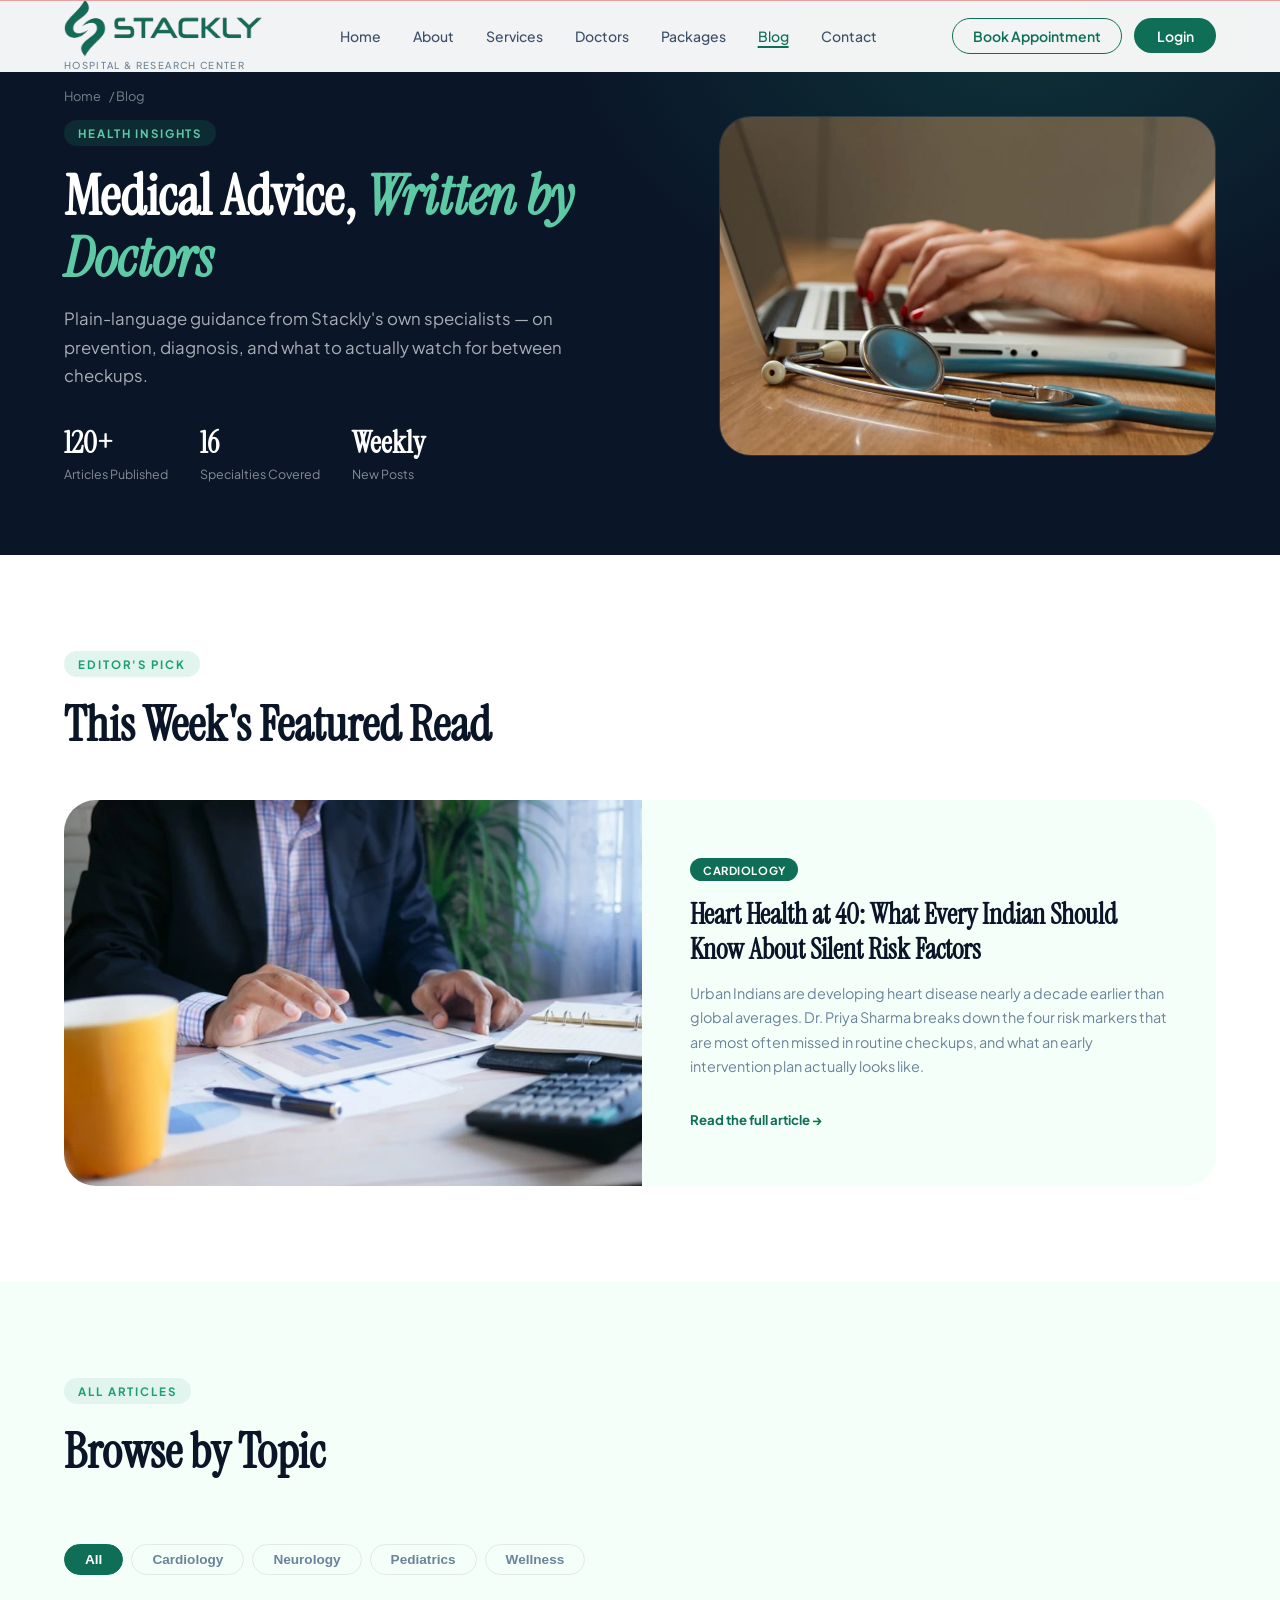
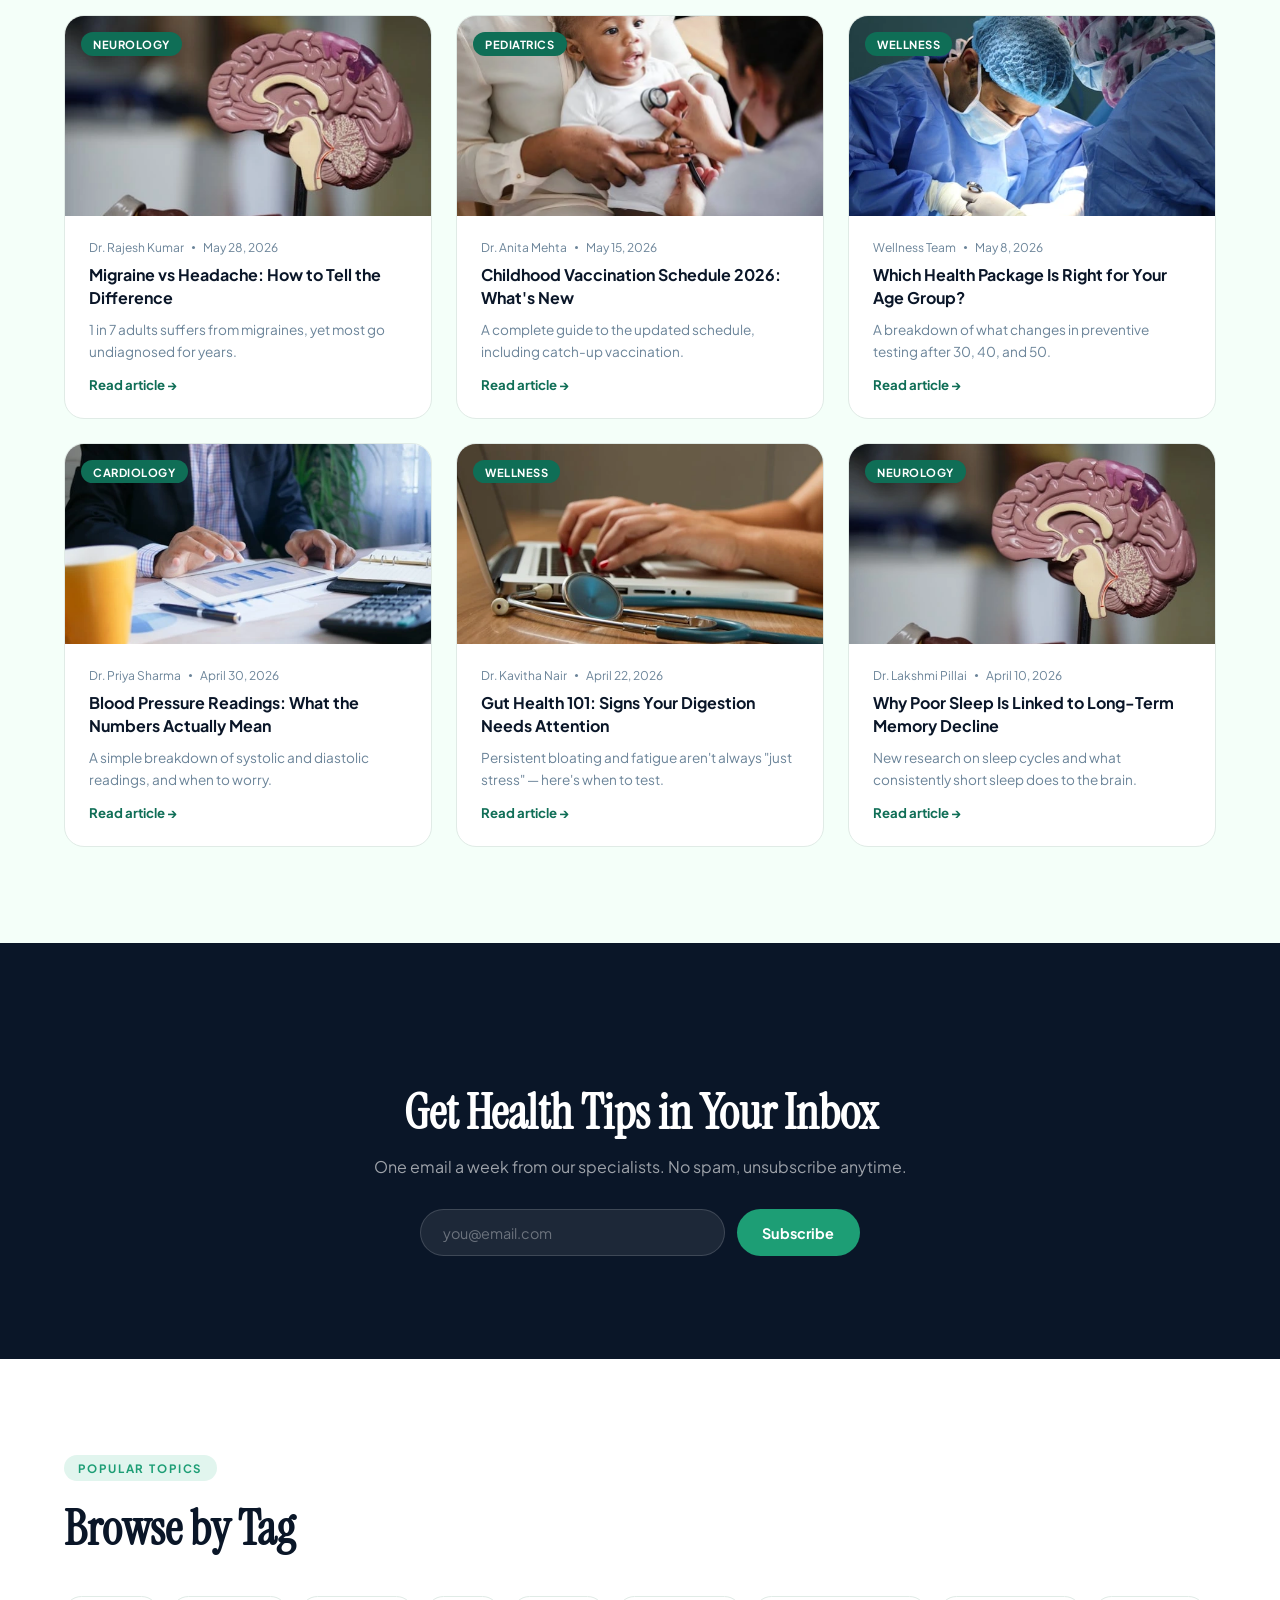
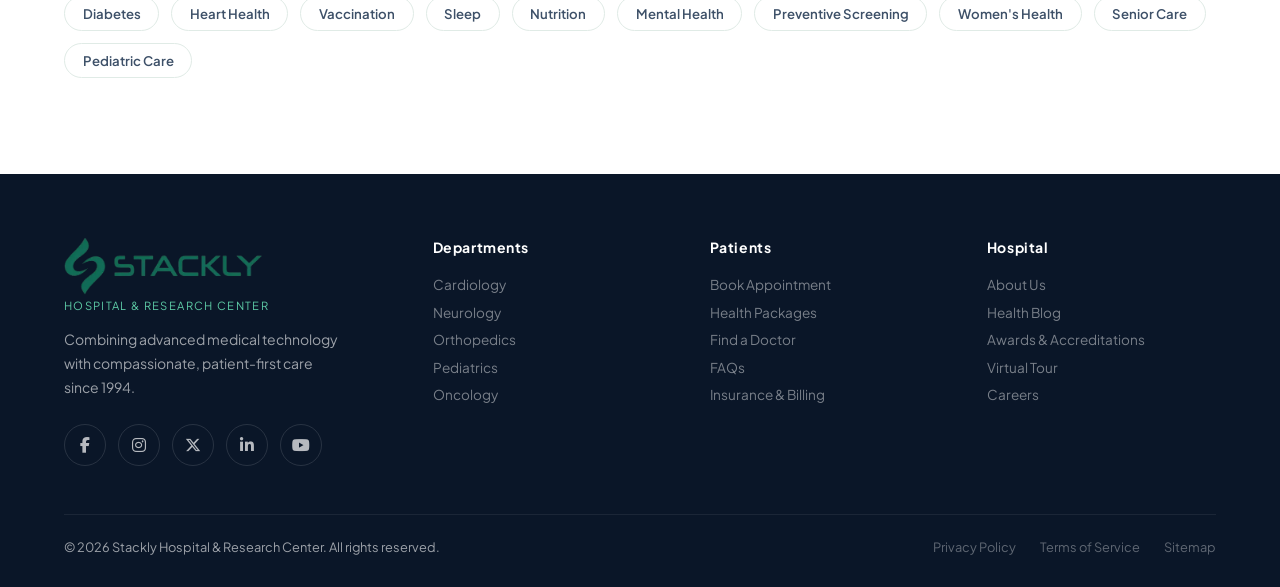
<file: blog.html>
<!DOCTYPE html>
<html lang="en">
<head>
<meta charset="UTF-8">
<meta name="viewport" content="width=device-width, initial-scale=1.0">
<title>Stackly Hospital & Research Center</title>
<link rel="preconnect" href="https://fonts.googleapis.com">
<link href="https://fonts.googleapis.com/css2?family=Plus+Jakarta+Sans:wght@300;400;500;600;700&family=Instrument+Serif:ital@0;1&display=swap" rel="stylesheet">

<link rel="stylesheet" href="https://cdnjs.cloudflare.com/ajax/libs/font-awesome/6.7.2/css/all.min.css">
<link rel="stylesheet" href="style.css">
<link rel="stylesheet" href="pages.css">
</head>
<body>

<!-- EMERGENCY BAR -->
<div class="emergency-bar" id="emergency-bar">
  <i class="fa-solid fa-truck-medical"></i>
 24/7 Emergency Helpline: <a href="tel:18007822559" style="color:#fff;text-decoration:underline">1800-STACKLY</a> — Ambulance dispatch in under 8 minutes
</div>

<!-- NAV -->
<nav id="main-nav">
  <div class="nav-logo">
    <div id="logo-image">
      <a href="./index.html">
        <img src="./src/logo-new.webp" alt="">
      </a>
    </div>
    <p>Hospital &amp; Research Center</p>
  </div>
  <div class="nav-links">
    <a href="./index.html">Home</a>
    <a href="./about.html">About</a>
    <a href="./service.html">Services</a>
    <a href="./doctors.html">Doctors</a>
    <a href="./package.html">Packages</a>
    <a href="./blog.html"class="active">Blog</a>
    <a href="./contact.html">Contact</a>
  </div>
  <div class="nav-cta desktop">
<a href="./index.html#appointment" class="btn btn-outline">
  Book Appointment
</a>
    <a href="./login.html" class="btn btn-solid"> Login</a>
  </div>
  <div class="hamburger" id="hamburger" onclick="toggleMenu()">
    <span></span><span></span><span></span>
  </div>
</nav>
<div class="mobile-menu" id="mobile-menu">
  <a href="./index.html" onclick="closeMenu()">Home</a>
  <a href="./about.html" onclick="closeMenu()">About</a>
  <a href="./service.html" onclick="closeMenu()">Services</a>
  <a href="./doctors.html" onclick="closeMenu()">Doctors</a>
  <a href="./package.html" onclick="closeMenu()">Packages</a>
  <a href="./blog.html" onclick="closeMenu()"class="active">Blog</a>
  <a href="./contact.html" onclick="closeMenu()">Contact</a>
  <div class="nav-cta" style="margin-top:1rem;flex-direction:column;gap:.75rem;display:flex">
    <a href="./index.html#appointment" class="btn btn-outline" onclick="closeMenu()" style="width:100%;justify-content:center">Book Appointment</a>
    <a href="./login.html" class="btn btn-solid" onclick="closeMenu()" style="width:100%;justify-content:center">Login</a>
  </div>
</div>


<section class="page-hero">
  <div class="page-hero-inner">
    <div class="reveal-left">
      <div class="page-hero-crumb"><a href="index.html">Home</a> / Blog</div>
      <span class="section-label">Health Insights</span>
      <h1>Medical Advice, <em>Written by Doctors</em></h1>
      <p>Plain-language guidance from Stackly's own specialists — on prevention, diagnosis, and what to actually watch for between checkups.</p>
      <div class="page-hero-stats">
        <div class="phs-item"><strong>120+</strong><span>Articles Published</span></div>
        <div class="phs-item"><strong>16</strong><span>Specialties Covered</span></div>
        <div class="phs-item"><strong>Weekly</strong><span>New Posts</span></div>
      </div>
    </div>
    <div class="page-hero-img reveal-right">
      <img src="./src/blog/image1-compressed.webp" alt="Doctor writing notes">
    </div>
  </div>
</section>
 
<!-- 2. FEATURED POST -->
<section id="featured-post">
  <div style="max-width:1280px;margin:0 auto">
    <div class="reveal">
      <span class="section-label">Editor's Pick</span>
      <h2 class="section-title">This Week's Featured Read</h2>
    </div>
    <div class="feat-post reveal delay-1">
      <div class="feat-post-img"><img src="./src/blog/image2-compressed.webp" alt="Heart health illustration"></div>
      <div class="feat-post-body">
        <span class="feat-tag">Cardiology</span>
        <h3>Heart Health at 40: What Every Indian Should Know About Silent Risk Factors</h3>
        <p>Urban Indians are developing heart disease nearly a decade earlier than global averages. Dr. Priya Sharma breaks down the four risk markers that are most often missed in routine checkups, and what an early intervention plan actually looks like.</p>
        <a href="./404.html" class="blog-link">Read the full article →</a>
      </div>
    </div>
  </div>
</section>
 
<!-- 3. CATEGORY FILTER + GRID -->
<section id="blog-grid">
  <div style="max-width:1280px;margin:0 auto">
    <div class="blog-header">
      <div class="reveal">
        <span class="section-label">All Articles</span>
        <h2 class="section-title">Browse by Topic</h2>
      </div>
    </div>
    <div class="cat-filter reveal delay-1">
      <button class="gtab active" onclick="filterBlog(this,'all')">All</button>
      <button class="gtab" onclick="filterBlog(this,'Cardiology')">Cardiology</button>
      <button class="gtab" onclick="filterBlog(this,'Neurology')">Neurology</button>
      <button class="gtab" onclick="filterBlog(this,'Pediatrics')">Pediatrics</button>
      <button class="gtab" onclick="filterBlog(this,'Wellness')">Wellness</button>
    </div>
    <div class="grid-3" id="blog-cards">
      <div class="blog-card reveal delay-1" data-cat="Neurology">
        <div class="blog-img"><img src="./src/home img/image20-compressed.webp" alt="Brain scan"><span class="blog-cat">Neurology</span></div>
        <div class="blog-body">
          <div class="blog-meta">Dr. Rajesh Kumar <span class="blog-meta-dot"></span> May 28, 2026</div>
          <div class="blog-title">Migraine vs Headache: How to Tell the Difference</div>
          <div class="blog-excerpt">1 in 7 adults suffers from migraines, yet most go undiagnosed for years.</div>
          <a href="./404.html" class="blog-link">Read article →</a>
        </div>
      </div>
      <div class="blog-card reveal delay-2" data-cat="Pediatrics">
        <div class="blog-img"><img src="./src/images (1)-compressed.webp" alt="Child health"><span class="blog-cat">Pediatrics</span></div>
        <div class="blog-body">
          <div class="blog-meta">Dr. Anita Mehta <span class="blog-meta-dot"></span> May 15, 2026</div>
          <div class="blog-title">Childhood Vaccination Schedule 2026: What's New</div>
          <div class="blog-excerpt">A complete guide to the updated schedule, including catch-up vaccination.</div>
          <a href="./404.html" class="blog-link">Read article →</a>
        </div>
      </div>
      <div class="blog-card reveal delay-3" data-cat="Wellness">
        <div class="blog-img"><img src="./src/blog/image5-compressed.webp" alt="Wellness checkup"><span class="blog-cat">Wellness</span></div>
        <div class="blog-body">
          <div class="blog-meta">Wellness Team <span class="blog-meta-dot"></span> May 8, 2026</div>
          <div class="blog-title">Which Health Package Is Right for Your Age Group?</div>
          <div class="blog-excerpt">A breakdown of what changes in preventive testing after 30, 40, and 50.</div>
          <a href="./404.html" class="blog-link">Read article →</a>
        </div>
      </div>
      <div class="blog-card reveal delay-1" data-cat="Cardiology">
        <div class="blog-img"><img src="./src/blog/image6-compressed.webp" alt="Heart health"><span class="blog-cat">Cardiology</span></div>
        <div class="blog-body">
          <div class="blog-meta">Dr. Priya Sharma <span class="blog-meta-dot"></span> April 30, 2026</div>
          <div class="blog-title">Blood Pressure Readings: What the Numbers Actually Mean</div>
          <div class="blog-excerpt">A simple breakdown of systolic and diastolic readings, and when to worry.</div>
          <a href="./404.html" class="blog-link">Read article →</a>
        </div>
      </div>
      <div class="blog-card reveal delay-2" data-cat="Wellness">
        <div class="blog-img"><img src="./src/blog/image7-compressed.webp" alt="Digestive health"><span class="blog-cat">Wellness</span></div>
        <div class="blog-body">
          <div class="blog-meta">Dr. Kavitha Nair <span class="blog-meta-dot"></span> April 22, 2026</div>
          <div class="blog-title">Gut Health 101: Signs Your Digestion Needs Attention</div>
          <div class="blog-excerpt">Persistent bloating and fatigue aren't always "just stress" — here's when to test.</div>
          <a href="./404.html" class="blog-link">Read article →</a>
        </div>
      </div>
      <div class="blog-card reveal delay-3" data-cat="Neurology">
        <div class="blog-img"><img src="./src/blog/image8-compressed.webp" alt="Sleep and brain health"><span class="blog-cat">Neurology</span></div>
        <div class="blog-body">
          <div class="blog-meta">Dr. Lakshmi Pillai <span class="blog-meta-dot"></span> April 10, 2026</div>
          <div class="blog-title">Why Poor Sleep Is Linked to Long-Term Memory Decline</div>
          <div class="blog-excerpt">New research on sleep cycles and what consistently short sleep does to the brain.</div>
          <a href="./404.html" class="blog-link">Read article →</a>
        </div>
      </div>
    </div>
  </div>
</section>
 
<!-- 4. NEWSLETTER -->
<section id="newsletter">
  <div class="newsletter-box">
    <span class="section-label reveal">Stay Informed</span>
    <h2 class="section-title reveal delay-1">Get Health Tips in Your Inbox</h2>
    <p class="reveal delay-2">
      One email a week from our specialists. No spam, unsubscribe anytime.
    </p>

    <form id="newsletterForm" class="newsletter-form reveal delay-3">
      <input
        type="email"
        id="newsletterEmail"
        placeholder="you@email.com"
      >

      <button type="submit">Subscribe</button>
    </form>

    <span class="error-msg" id="newsletterError"></span>
    <div id="newsletterSuccess"></div>
  </div>
</section>
 
<!-- 5. POPULAR TOPICS -->
<section id="tags">
  <div style="max-width:1280px;margin:0 auto">
    <div class="reveal">
      <span class="section-label">Popular Topics</span>
      <h2 class="section-title">Browse by Tag</h2>
    </div>
    <div class="tag-cloud reveal delay-1">
      <a href="./404.html" class="tag-chip">Diabetes</a>
      <a href="./404.html" class="tag-chip">Heart Health</a>
      <a href="./404.html" class="tag-chip">Vaccination</a>
      <a href="./404.html" class="tag-chip">Sleep</a>
      <a href="./404.html" class="tag-chip">Nutrition</a>
      <a href="./404.html" class="tag-chip">Mental Health</a>
      <a href="./404.html" class="tag-chip">Preventive Screening</a>
      <a href="./404.html" class="tag-chip">Women's Health</a>
      <a href="./404.html" class="tag-chip">Senior Care</a>
      <a href="./404.html" class="tag-chip">Pediatric Care</a>
    </div>
  </div>
</section>

    <footer>
  <div class="footer-inner">
    <div class="footer-brand">
       <div id="logo-image">
      <a href="./index.html">
        <img src="./src/logo-new.webp" alt="">
      </a>
    </div>
      <p class="tagline">Hospital &amp; Research Center</p>
      <p class="desc">Combining advanced medical technology with compassionate, patient-first care since 1994.</p>
     <div class="footer-social">
  <a href="./404.html" aria-label="Facebook">
    <i class="fa-brands fa-facebook-f"></i>
  </a>

  <a href="./404.html" aria-label="Instagram">
    <i class="fa-brands fa-instagram"></i>
  </a>

  <a href="./404.html" aria-label="X">
    <i class="fa-brands fa-x-twitter"></i>
  </a>

  <a href="./404.html" aria-label="LinkedIn">
    <i class="fa-brands fa-linkedin-in"></i>
  </a>

  <a href="./404.html" aria-label="YouTube">
    <i class="fa-brands fa-youtube"></i>
  </a>
</div>
    </div>
    <div class="footer-col">
      <h4>Departments</h4>
      <a href="./service.html">Cardiology</a>
      <a href="./service.html">Neurology</a>
      <a href="./service.html">Orthopedics</a>
      <a href="./service.html">Pediatrics</a>
      <a href="./service.html">Oncology</a>
    </div>
    <div class="footer-col">
      <h4>Patients</h4>
      <a href="./index.html#appointment">Book Appointment</a>
      <a href="./package.html">Health Packages</a>
      <a href="./doctors.html">Find a Doctor</a>
      <a href="./404.html">FAQs</a>
      <a href="./404.html">Insurance &amp; Billing</a>
    </div>
    <div class="footer-col">
      <h4>Hospital</h4>
      <a href="./about.html">About Us</a>
      <a href="./blog.html">Health Blog</a>
      <a href="./404.html">Awards &amp; Accreditations</a>
      <a href="./404.html">Virtual Tour</a>
      <a href="./404.html">Careers</a>
    </div>
  </div>
  <div class="footer-bottom">
    <span>© 2026 Stackly Hospital &amp; Research Center. All rights reserved.</span>
    <div style="display:flex;gap:1.5rem">
      <a href="./404.html">Privacy Policy</a>
      <a href="./404.html">Terms of Service</a>
      <a href="./404.html">Sitemap</a>
    </div>
  </div>
</footer>

<button class="scroll-top" id="scroll-top" onclick="window.scrollTo({top:0,behavior:'smooth'})" aria-label="Scroll to top">↑</button>

<script>
/* ===== Mobile menu ===== */
const hamburger = document.getElementById('hamburger');
const mobileMenu = document.getElementById('mobile-menu');
function toggleMenu(){
  hamburger.classList.toggle('open');
  mobileMenu.classList.toggle('open');
}
function closeMenu(){
  hamburger.classList.remove('open');
  mobileMenu.classList.remove('open');
}

const revealEls = document.querySelectorAll('.reveal, .reveal-left, .reveal-right');
const revealObserver = new IntersectionObserver((entries) => {
  entries.forEach(entry => {
    if (entry.isIntersecting) {
      entry.target.classList.add('visible');
      revealObserver.unobserve(entry.target);
    }
  });
}, { threshold: 0.15, rootMargin: '0px 0px -40px 0px' });
revealEls.forEach(el => revealObserver.observe(el));
 
function filterBlog(btn, cat){
  document.querySelectorAll('.cat-filter .gtab').forEach(t => t.classList.remove('active'));
  btn.classList.add('active');
  document.querySelectorAll('#blog-cards .blog-card').forEach(card => {
    const show = cat === 'all' || card.dataset.cat === cat;
    card.style.display = show ? '' : 'none';
  });
}
function handleNewsletter(form){
  const btn = form.querySelector('button');
  const original = btn.textContent;
  btn.textContent = 'Subscribed ✓';
  setTimeout(() => { btn.textContent = original; form.reset(); }, 2500);
}

</script>
<script>
document.getElementById("newsletterForm").addEventListener("submit", function(e){
  e.preventDefault();

  const email = document.getElementById("newsletterEmail");
  const error = document.getElementById("newsletterError");
  const success = document.getElementById("newsletterSuccess");
  const btn = this.querySelector("button");

  error.textContent = "";
  success.innerHTML = "";
  email.classList.remove("input-error");

  const emailRegex = /^[^\s@]+@[^\s@]+\.(com|in)$/i;

  if(!email.value.trim()){
    error.textContent = "Email address is required";
    email.classList.add("input-error");
    return;
  }

  if(!emailRegex.test(email.value.trim())){
    error.textContent = "Email must end with .com or .in";
    email.classList.add("input-error");
    return;
  }

  const original = btn.innerHTML;

  btn.innerHTML = "Subscribed ✓";
  btn.disabled = true;

  success.innerHTML =
    '<div class="success-msg"><i class="fa-solid fa-circle-check"></i> Successfully subscribed to our newsletter.</div>';

  setTimeout(() => {
    document.getElementById("newsletterForm").reset();
    btn.innerHTML = original;
    btn.disabled = false;
    success.innerHTML = "";
  }, 3000);
});
</script>
</body>
</html>
</file>
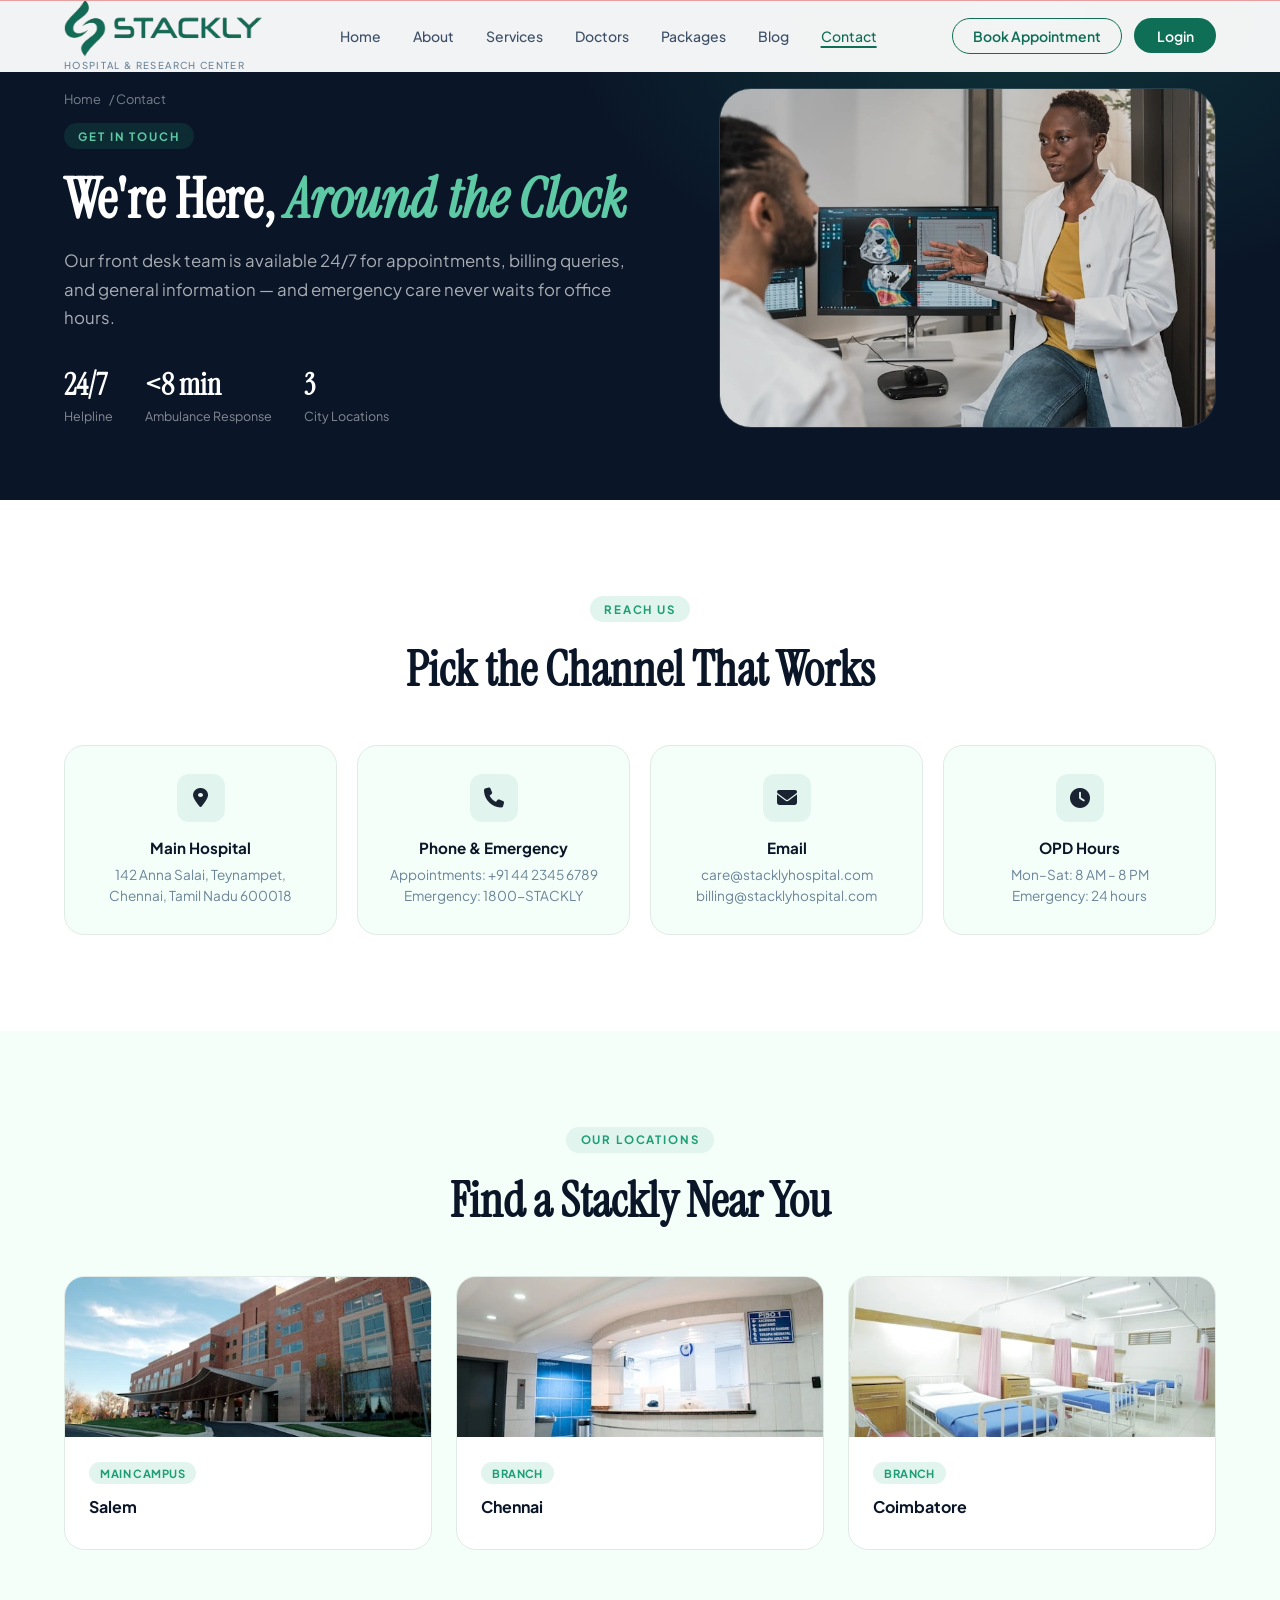
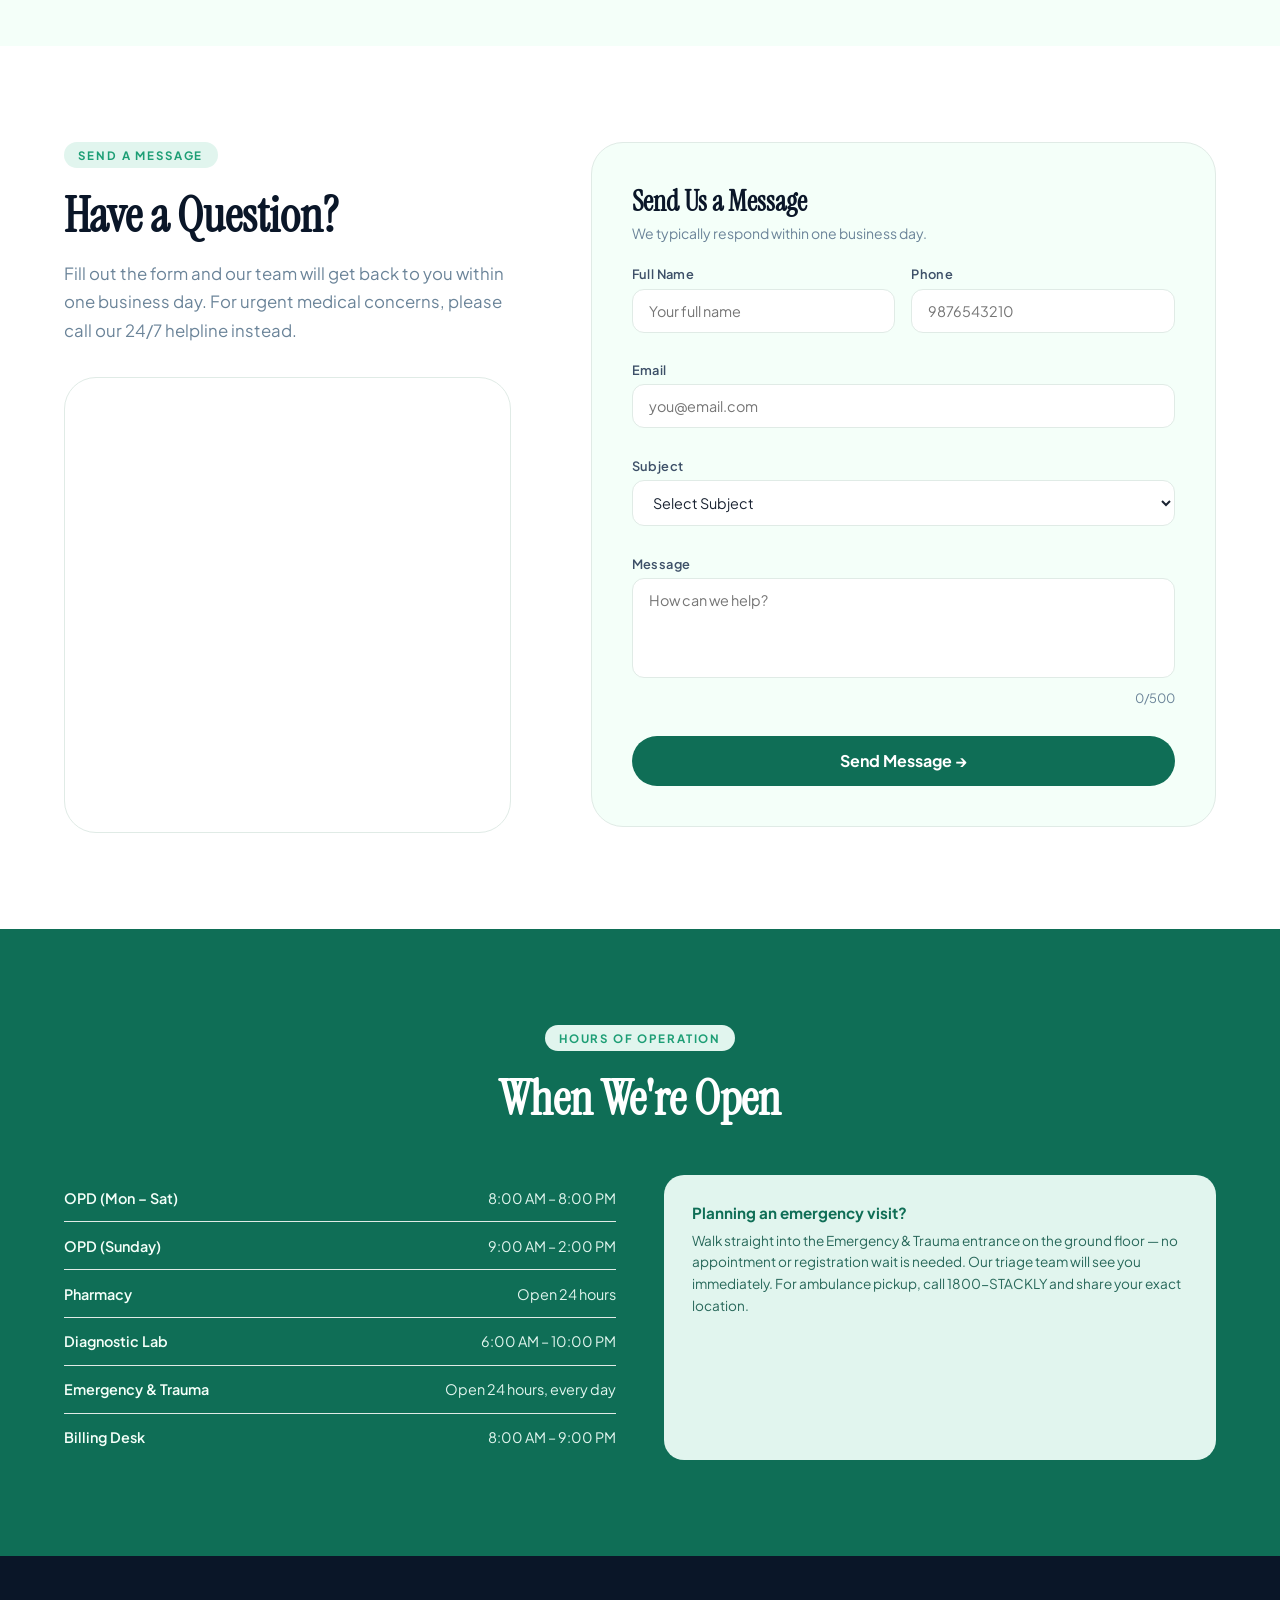
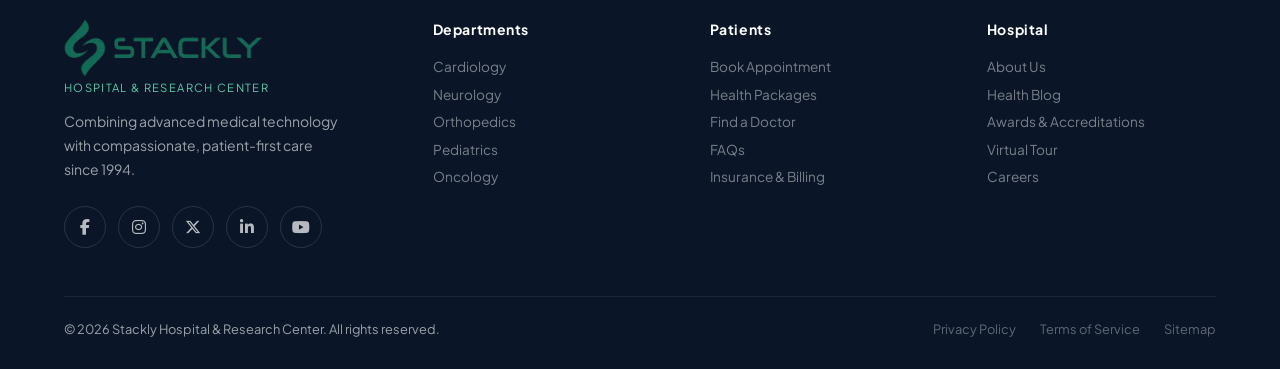
<file: contact.html>
<!DOCTYPE html>
<html lang="en">
<head>
<meta charset="UTF-8">
<meta name="viewport" content="width=device-width, initial-scale=1.0">
<title>Stackly Hospital & Research Center</title>
<link rel="preconnect" href="https://fonts.googleapis.com">
<link href="https://fonts.googleapis.com/css2?family=Plus+Jakarta+Sans:wght@300;400;500;600;700&family=Instrument+Serif:ital@0;1&display=swap" rel="stylesheet">

<link rel="stylesheet" href="https://cdnjs.cloudflare.com/ajax/libs/font-awesome/6.7.2/css/all.min.css">
<link rel="stylesheet" href="style.css">
<link rel="stylesheet" href="pages.css">
</head>
<body>

<!-- EMERGENCY BAR -->
<div class="emergency-bar" id="emergency-bar">
  <i class="fa-solid fa-truck-medical"></i>
 24/7 Emergency Helpline: <a href="tel:18007822559" style="color:#fff;text-decoration:underline">1800-STACKLY</a> — Ambulance dispatch in under 8 minutes
</div>

<!-- NAV -->
<nav id="main-nav">
  <div class="nav-logo">
    <div id="logo-image">
      <a href="./index.html">
        <img src="./src/logo-new.webp" alt="">
      </a>
    </div>
    <p>Hospital &amp; Research Center</p>
  </div>
  <div class="nav-links">
    <a href="./index.html">Home</a>
    <a href="./about.html">About</a>
    <a href="./service.html">Services</a>
    <a href="./doctors.html">Doctors</a>
    <a href="./package.html">Packages</a>
    <a href="./blog.html">Blog</a>
    <a href="./contact.html" class="active">Contact</a>
  </div>
  <div class="nav-cta desktop">
<a href="./index.html#appointment" class="btn btn-outline">
  Book Appointment
</a>
    <a href="./login.html" class="btn btn-solid"> Login</a>
  </div>
  <div class="hamburger" id="hamburger" onclick="toggleMenu()">
    <span></span><span></span><span></span>
  </div>
</nav>
<div class="mobile-menu" id="mobile-menu">
  <a href="./index.html" onclick="closeMenu()">Home</a>
  <a href="./about.html" onclick="closeMenu()">About</a>
  <a href="./service.html" onclick="closeMenu()">Services</a>
  <a href="./doctors.html" onclick="closeMenu()">Doctors</a>
  <a href="./package.html" onclick="closeMenu()">Packages</a>
  <a href="./blog.html" onclick="closeMenu()">Blog</a>
  <a href="./contact.html" onclick="closeMenu()" class="active">Contact</a>
  <div class="nav-cta" style="margin-top:1rem;flex-direction:column;gap:.75rem;display:flex">
    <a href="./index.html#appointment" class="btn btn-outline" onclick="closeMenu()" style="width:100%;justify-content:center">Book Appointment</a>
    <a href="./login.html" class="btn btn-solid" onclick="closeMenu()" style="width:100%;justify-content:center">Login</a>
  </div>
</div>


<!-- 1. PAGE HERO -->
<section class="page-hero">
  <div class="page-hero-inner">
    <div class="reveal-left">
      <div class="page-hero-crumb"><a href="index.html">Home</a> / Contact</div>
      <span class="section-label">Get in Touch</span>
      <h1>We're Here, <em>Around the Clock</em></h1>
      <p>Our front desk team is available 24/7 for appointments, billing queries, and general information — and emergency care never waits for office hours.</p>
      <div class="page-hero-stats">
        <div class="phs-item"><strong>24/7</strong><span>Helpline</span></div>
        <div class="phs-item"><strong>&lt;8 min</strong><span>Ambulance Response</span></div>
        <div class="phs-item"><strong>3</strong><span>City Locations</span></div>
      </div>
    </div>
    <div class="page-hero-img reveal-right">
      <img src="./src/contact img/image1-compressed.webp" alt="Hospital reception desk">
    </div>
  </div>
</section>
 
<!-- 2. CONTACT INFO CARDS -->
<section id="contact-info">
  <div style="max-width:1280px;margin:0 auto">
    <div style="text-align:center" class="reveal">
      <span class="section-label">Reach Us</span>
      <h2 class="section-title">Pick the Channel That Works</h2>
    </div>
    <div class="info-grid">
      <div class="info-card reveal delay-1">
        <div class="contact-icon">
  <i class="fa-solid fa-location-dot"></i>
</div>
        <h4>Main Hospital</h4>
        <p>142 Anna Salai, Teynampet, Chennai, Tamil Nadu 600018</p>
      </div>
      <div class="info-card reveal delay-2">
        <div class="contact-icon">
  <i class="fa-solid fa-phone"></i>
</div>
        <h4>Phone &amp; Emergency</h4>
        <p>Appointments: +91 44 2345 6789<br>Emergency: 1800-STACKLY</p>
      </div>
      <div class="info-card reveal delay-3">
        <div class="contact-icon">
  <i class="fa-solid fa-envelope"></i>
</div>
        <h4>Email</h4>
        <p>care@stacklyhospital.com<br>billing@stacklyhospital.com</p>
      </div>
      <div class="info-card reveal delay-4">
        <div class="contact-icon">
  <i class="fa-solid fa-clock"></i>
</div>
        <h4>OPD Hours</h4>
        <p>Mon–Sat: 8 AM – 8 PM<br>Emergency: 24 hours</p>
      </div>
    </div>
  </div>
</section>
 
<!-- 3. OUR LOCATIONS -->
<section id="branches">
  <div style="max-width:1280px;margin:0 auto">
    <div style="text-align:center" class="reveal">
      <span class="section-label">Our Locations</span>
      <h2 class="section-title">Find a Stackly Near You</h2>
    </div>
    <div class="branch-grid">
      <div class="branch-card reveal delay-1">
        <div class="branch-img"><img src="./src/contact img/image2-compressed.webp" alt="Teynampet main campus"></div>
        <div class="branch-body">
          <span class="branch-badge">Main Campus</span>
          <h4>Salem</h4>
        </div>
      </div>
      <div class="branch-card reveal delay-2">
        <div class="branch-img"><img src="./src/contact img/image3-compressed.webp" alt="OMR branch"></div>
        <div class="branch-body">
          <span class="branch-badge">Branch</span>
          <h4>Chennai</h4>
        </div>
      </div>
      <div class="branch-card reveal delay-3">
        <div class="branch-img"><img src="./src/contact img/image4-compressed.webp" alt="Coimbatore branch"></div>
        <div class="branch-body">
          <span class="branch-badge">Branch</span>
          <h4>Coimbatore</h4>
        </div>
      </div>
    </div>
  </div>
</section>
 
<!-- 4. SEND A MESSAGE -->
<section id="contact">
  <div class="contact-inner">
    <div class="reveal-left">
      <span class="section-label">Send a Message</span>
      <h2 class="section-title">Have a Question?</h2>
      <p class="section-sub" style="margin-bottom:2rem">Fill out the form and our team will get back to you within one business day. For urgent medical concerns, please call our 24/7 helpline instead.</p>
    <div class="contact-map">
  <iframe
    src="https://maps.google.com/maps?q=Stackly%20PMP%20Nagar%20Pallapatti%20Salem&t=&z=15&ie=UTF8&iwloc=&output=embed"
    width="100%"
    height="450"
    style="border:0;"
    allowfullscreen=""
    loading="lazy"
    referrerpolicy="no-referrer-when-downgrade">
  </iframe>
</div>
    </div>
   <form id="contactForm" class="contact-form-wrap reveal-right">
  <h3>Send Us a Message</h3>
  <p>We typically respond within one business day.</p>

  <div class="cf-row">
    <div class="cf-group">
      <label>Full Name</label>
      <input type="text" id="contactName" placeholder="Your full name">
      <span class="error-msg" id="contactNameError"></span>
    </div>

    <div class="cf-group">
      <label>Phone</label>
      <input type="tel" id="contactPhone" placeholder="9876543210">
      <span class="error-msg" id="contactPhoneError"></span>
    </div>
  </div>

  <div class="cf-group">
    <label>Email</label>
    <input type="email" id="contactEmail" placeholder="you@email.com">
    <span class="error-msg" id="contactEmailError"></span>
  </div>

  <div class="cf-group">
    <label>Subject</label>
    <select id="contactSubject">
      <option value="">Select Subject</option>
      <option>General Inquiry</option>
      <option>Appointment Question</option>
      <option>Billing & Insurance</option>
      <option>Feedback / Complaint</option>
      <option>International Patient</option>
    </select>
    <span class="error-msg" id="contactSubjectError"></span>
  </div>

<div class="cf-group">
  <label>Message</label>

  <textarea
    id="contactMessage"
    placeholder="How can we help?"
    maxlength="500"
    minlength="10"
  ></textarea>

  <div class="char-count">
    <span id="messageCount">0</span>/500
  </div>

  <span class="error-msg" id="contactMessageError"></span>
</div>

  <button class="cf-submit" type="submit">
    Send Message →
  </button>

  <div id="contactSuccess"></div>
</form>
  </div>
</section>
 
<!-- 5. HOURS -->
<section id="hours">
  <div style="max-width:1280px;margin:0 auto">
    <div style="text-align:center" class="reveal">
      <span class="section-label">Hours of Operation</span>
      <h2 class="section-title">When We're Open</h2>
    </div>
    <div class="hours-wrap">
      <table class="hours-table reveal delay-1">
        <tr><td>OPD (Mon – Sat)</td><td>8:00 AM – 8:00 PM</td></tr>
        <tr><td>OPD (Sunday)</td><td>9:00 AM – 2:00 PM</td></tr>
        <tr><td>Pharmacy</td><td>Open 24 hours</td></tr>
        <tr><td>Diagnostic Lab</td><td>6:00 AM – 10:00 PM</td></tr>
        <tr><td>Emergency &amp; Trauma</td><td>Open 24 hours, every day</td></tr>
        <tr><td>Billing Desk</td><td>8:00 AM – 9:00 PM</td></tr>
      </table>
      <div class="hours-note reveal delay-2">
        <strong>Planning an emergency visit?</strong>
        <p>Walk straight into the Emergency &amp; Trauma entrance on the ground floor — no appointment or registration wait is needed. Our triage team will see you immediately. For ambulance pickup, call 1800-STACKLY and share your exact location.</p>
      </div>
    </div>
  </div>
</section>
 


    <footer>
  <div class="footer-inner">
    <div class="footer-brand">
      <div id="logo-image">
      <a href="./index.html">
        <img src="./src/logo-new.webp" alt="">
      </a>
    </div>
      <p class="tagline">Hospital &amp; Research Center</p>
      <p class="desc">Combining advanced medical technology with compassionate, patient-first care since 1994.</p>
     <div class="footer-social">
  <a href="./404.html" aria-label="Facebook">
    <i class="fa-brands fa-facebook-f"></i>
  </a>

  <a href="./404.html" aria-label="Instagram">
    <i class="fa-brands fa-instagram"></i>
  </a>

  <a href="./404.html" aria-label="X">
    <i class="fa-brands fa-x-twitter"></i>
  </a>

  <a href="./404.html" aria-label="LinkedIn">
    <i class="fa-brands fa-linkedin-in"></i>
  </a>

  <a href="./404.html" aria-label="YouTube">
    <i class="fa-brands fa-youtube"></i>
  </a>
</div>
    </div>
    <div class="footer-col">
      <h4>Departments</h4>
      <a href="./service.html">Cardiology</a>
      <a href="./service.html">Neurology</a>
      <a href="./service.html">Orthopedics</a>
      <a href="./service.html">Pediatrics</a>
      <a href="./service.html">Oncology</a>
    </div>
    <div class="footer-col">
      <h4>Patients</h4>
      <a href="./index.html#appointment">Book Appointment</a>
      <a href="./package.html">Health Packages</a>
      <a href="./doctors.html">Find a Doctor</a>
      <a href="./404.html">FAQs</a>
      <a href="./404.html">Insurance &amp; Billing</a>
    </div>
    <div class="footer-col">
      <h4>Hospital</h4>
      <a href="./about.html">About Us</a>
      <a href="./blog.html">Health Blog</a>
      <a href="./404.html">Awards &amp; Accreditations</a>
      <a href="./404.html">Virtual Tour</a>
      <a href="./404.html">Careers</a>
    </div>
  </div>
  <div class="footer-bottom">
    <span>© 2026 Stackly Hospital &amp; Research Center. All rights reserved.</span>
    <div style="display:flex;gap:1.5rem">
      <a href="./404.html">Privacy Policy</a>
      <a href="./404.html">Terms of Service</a>
      <a href="./404.html">Sitemap</a>
    </div>
  </div>
</footer>
<button class="scroll-top" id="scroll-top" onclick="window.scrollTo({top:0,behavior:'smooth'})" aria-label="Scroll to top">↑</button>

<script>
/* ===== Mobile menu ===== */
const hamburger = document.getElementById('hamburger');
const mobileMenu = document.getElementById('mobile-menu');
function toggleMenu(){
  hamburger.classList.toggle('open');
  mobileMenu.classList.toggle('open');
}
function closeMenu(){
  hamburger.classList.remove('open');
  mobileMenu.classList.remove('open');
}

const revealEls = document.querySelectorAll('.reveal, .reveal-left, .reveal-right');
const revealObserver = new IntersectionObserver((entries) => {
  entries.forEach(entry => {
    if (entry.isIntersecting) {
      entry.target.classList.add('visible');
      revealObserver.unobserve(entry.target);
    }
  });
}, { threshold: 0.15, rootMargin: '0px 0px -40px 0px' });
revealEls.forEach(el => revealObserver.observe(el));
 
function handleContactSubmit(btn){
  const original = btn.textContent;
  btn.textContent = 'Message Sent ✓';
  btn.disabled = true;
  setTimeout(() => { btn.textContent = original; btn.disabled = false; }, 2500);
}
</script>
<script>
const contactForm = document.getElementById("contactForm");

contactForm.addEventListener("submit", function(e){
  e.preventDefault();

  const name = document.getElementById("contactName");
  const phone = document.getElementById("contactPhone");
  const email = document.getElementById("contactEmail");
  const subject = document.getElementById("contactSubject");
  const message = document.getElementById("contactMessage");
  const success = document.getElementById("contactSuccess");
  const btn = document.querySelector(".cf-submit");

  document.querySelectorAll(".error-msg").forEach(el => el.textContent = "");
  document.querySelectorAll("#contactForm input, #contactForm select, #contactForm textarea")
    .forEach(el => el.classList.remove("input-error"));

  success.innerHTML = "";

  let valid = true;

  const nameRegex = /^[A-Za-z\s]+$/;
  const phoneRegex = /^[0-9]{10}$/;
  const emailRegex = /^[^\s@]+@[^\s@]+\.(com|in)$/i;

  function showError(input, errorId, message){
    document.getElementById(errorId).textContent = message;
    input.classList.add("input-error");
    valid = false;
  }

  if(!name.value.trim()){
    showError(name,"contactNameError","Full name is required");
  } else if(!nameRegex.test(name.value.trim())){
    showError(name,"contactNameError","Only letters are allowed");
  }

  if(!phone.value.trim()){
    showError(phone,"contactPhoneError","Phone number is required");
  } else if(!phoneRegex.test(phone.value.trim())){
    showError(phone,"contactPhoneError","Enter a valid 10-digit number");
  }

  if(!email.value.trim()){
    showError(email,"contactEmailError","Email is required");
  } else if(!emailRegex.test(email.value.trim())){
    showError(email,"contactEmailError","Email must end with .com or .in");
  }

  if(!subject.value){
    showError(subject,"contactSubjectError","Please select a subject");
  }

  if(!message.value.trim()){
    showError(message,"contactMessageError","Message is required");
  }

  if(!valid) return;

  const originalText = btn.innerHTML;

  btn.innerHTML = "Message Sent ✓";
  btn.disabled = true;

  success.innerHTML =
    '<div class="success-msg"><i class="fa-solid fa-circle-check"></i> Message sent successfully. We will contact you soon.</div>';

  setTimeout(() => {
    contactForm.reset();
    btn.innerHTML = originalText;
    btn.disabled = false;
    success.innerHTML = "";
  }, 3000);
});

document.getElementById("contactName").addEventListener("input", function(){
  this.value = this.value.replace(/[^A-Za-z\s]/g, "");
});

document.getElementById("contactPhone").addEventListener("input", function(){
  this.value = this.value.replace(/\D/g, "").slice(0,10);
});
const messageBox = document.getElementById("contactMessage");
const messageCount = document.getElementById("messageCount");

messageBox.addEventListener("input", () => {
  messageCount.textContent = messageBox.value.length;
});
</script>
</body>
</html>
</file>
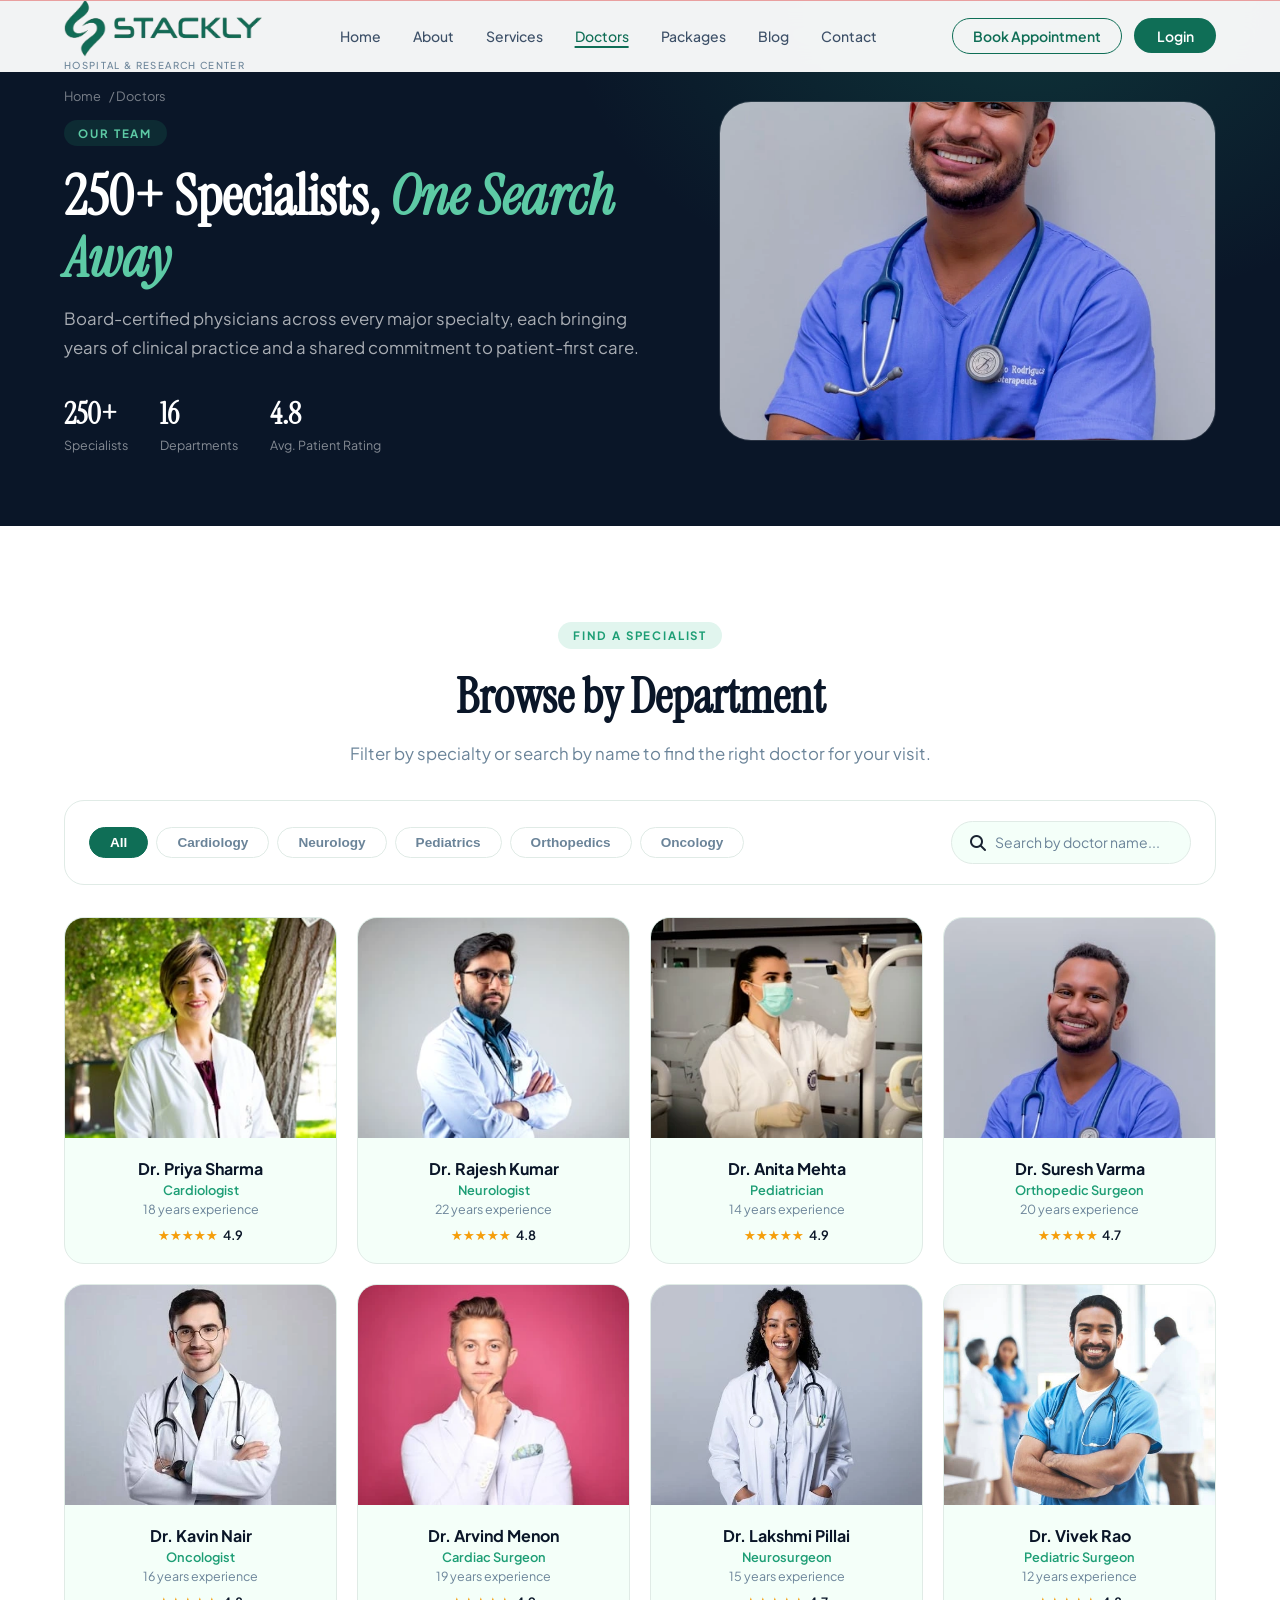
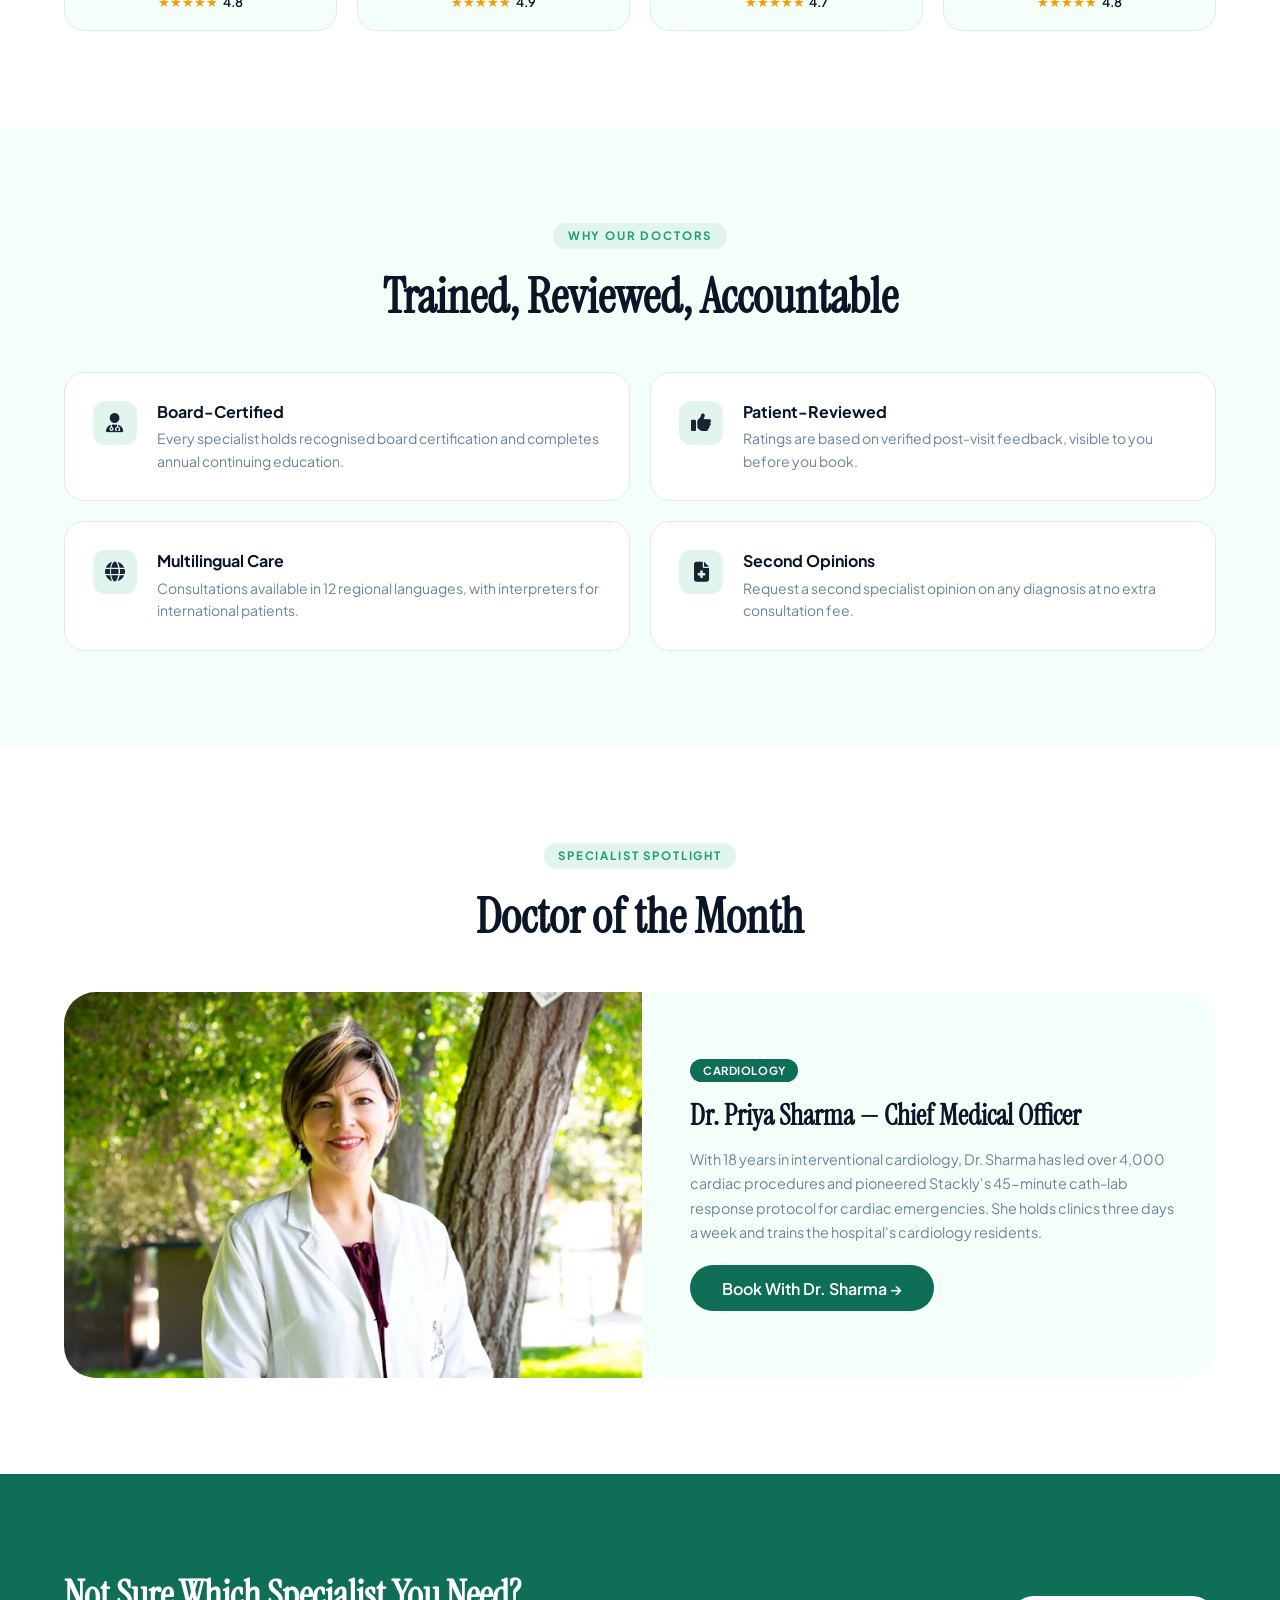
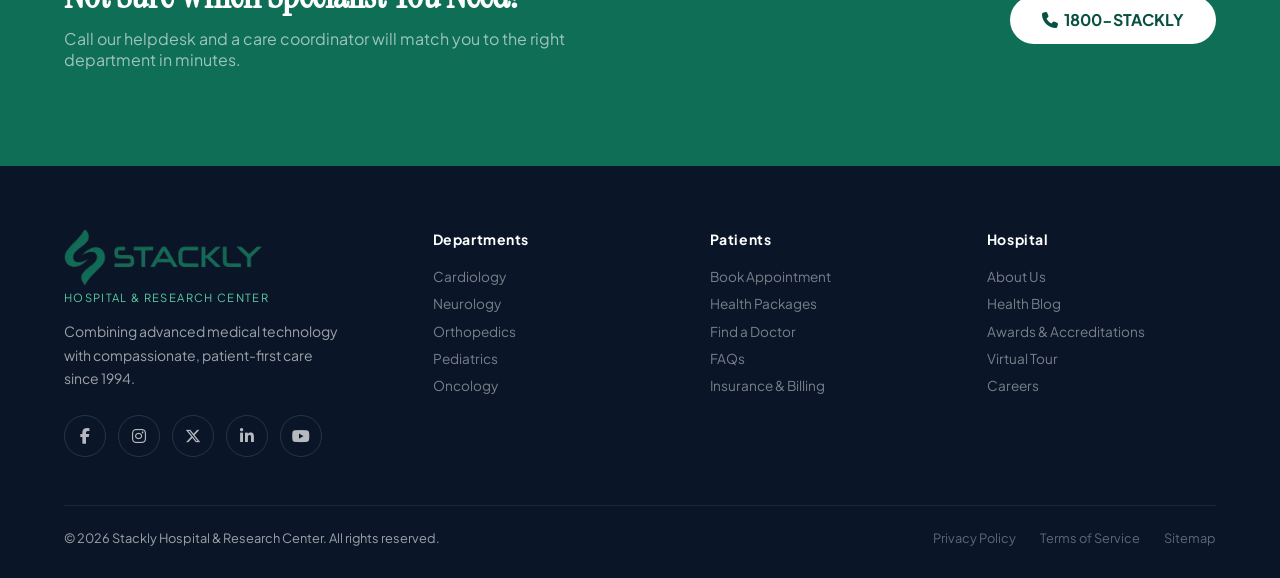
<file: doctors.html>
<!DOCTYPE html>
<html lang="en">
<head>
<meta charset="UTF-8">
<meta name="viewport" content="width=device-width, initial-scale=1.0">
<title>Stackly Hospital & Research Center</title>
<link rel="preconnect" href="https://fonts.googleapis.com">
<link href="https://fonts.googleapis.com/css2?family=Plus+Jakarta+Sans:wght@300;400;500;600;700&family=Instrument+Serif:ital@0;1&display=swap" rel="stylesheet">

<link rel="stylesheet" href="https://cdnjs.cloudflare.com/ajax/libs/font-awesome/6.7.2/css/all.min.css">
<link rel="stylesheet" href="style.css">
<link rel="stylesheet" href="pages.css">
</head>
<body>

<!-- EMERGENCY BAR -->
<div class="emergency-bar" id="emergency-bar">
  <i class="fa-solid fa-truck-medical"></i>
 24/7 Emergency Helpline: <a href="tel:18007822559" style="color:#fff;text-decoration:underline">1800-STACKLY</a> — Ambulance dispatch in under 8 minutes
</div>

<!-- NAV -->
<nav id="main-nav">
  <div class="nav-logo">
    <div id="logo-image">
      <a href="./index.html">
        <img src="./src/logo-new.webp" alt="">
      </a>
    </div>
    <p>Hospital &amp; Research Center</p>
  </div>
  <div class="nav-links">
    <a href="./index.html">Home</a>
    <a href="./about.html">About</a>
    <a href="./service.html">Services</a>
    <a href="./doctors.html"class="active">Doctors</a>
    <a href="./package.html">Packages</a>
    <a href="./blog.html">Blog</a>
    <a href="./contact.html">Contact</a>
  </div>
  <div class="nav-cta desktop">
<a href="./index.html#appointment" class="btn btn-outline">
  Book Appointment
</a>
    <a href="./login.html" class="btn btn-solid"> Login</a>
  </div>
  <div class="hamburger" id="hamburger" onclick="toggleMenu()">
    <span></span><span></span><span></span>
  </div>
</nav>
<div class="mobile-menu" id="mobile-menu">
  <a href="./index.html" onclick="closeMenu()">Home</a>
  <a href="./about.html" onclick="closeMenu()">About</a>
  <a href="./service.html" onclick="closeMenu()">Services</a>
  <a href="./doctors.html" onclick="closeMenu()" class="active">Doctors</a>
  <a href="./package.html" onclick="closeMenu()">Packages</a>
  <a href="./blog.html" onclick="closeMenu()">Blog</a>
  <a href="./contact.html" onclick="closeMenu()">Contact</a>
  <div class="nav-cta" style="margin-top:1rem;flex-direction:column;gap:.75rem;display:flex">
    <a href="./index.html#appointment" class="btn btn-outline" onclick="closeMenu()" style="width:100%;justify-content:center">Book Appointment</a>
    <a href="./login.html" class="btn btn-solid" onclick="closeMenu()" style="width:100%;justify-content:center">Login</a>
  </div>
</div>



<!-- 1. PAGE HERO -->
<section class="page-hero">
  <div class="page-hero-inner">
    <div class="reveal-left">
      <div class="page-hero-crumb"><a href="index.html">Home</a> / Doctors</div>
      <span class="section-label">Our Team</span>
      <h1>250+ Specialists, <em>One Search Away</em></h1>
      <p>Board-certified physicians across every major specialty, each bringing years of clinical practice and a shared commitment to patient-first care.</p>
      <div class="page-hero-stats">
        <div class="phs-item"><strong>250+</strong><span>Specialists</span></div>
        <div class="phs-item"><strong>16</strong><span>Departments</span></div>
        <div class="phs-item"><strong>4.8</strong><span>Avg. Patient Rating</span></div>
      </div>
    </div>
    <div class="page-hero-img reveal-right">
      <img src="./src/doctors/image1-compressed.webp" alt="Stackly specialist physician">
    </div>
  </div>
</section>

<!-- 2. FILTER + DOCTOR GRID -->
<section id="doctors">
  <div style="max-width:1280px;margin:0 auto">
    <div style="text-align:center" class="reveal">
      <span class="section-label">Find a Specialist</span>
      <h2 class="section-title">Browse by Department</h2>
      <p class="section-sub" style="margin:0 auto">Filter by specialty or search by name to find the right doctor for your visit.</p>
    </div>
    <div class="filter-bar reveal delay-1">
      <div class="filter-tabs" id="filter-tabs">
        <button class="gtab active" onclick="filterDocs(this,'all')">All</button>
        <button class="gtab" onclick="filterDocs(this,'Cardiology')">Cardiology</button>
        <button class="gtab" onclick="filterDocs(this,'Neurology')">Neurology</button>
        <button class="gtab" onclick="filterDocs(this,'Pediatrics')">Pediatrics</button>
        <button class="gtab" onclick="filterDocs(this,'Orthopedics')">Orthopedics</button>
        <button class="gtab" onclick="filterDocs(this,'Oncology')">Oncology</button>
      </div>
      <div class="filter-search">
        <span><i class="fa-solid fa-magnifying-glass"></i></span>
        <input type="text" id="doc-search" placeholder="Search by doctor name..." oninput="searchDocs(this.value)">
      </div>
    </div>
    <div class="grid-4" id="doctor-grid" style="margin-top:2rem">
      <div class="doctor-card reveal delay-1" data-spec="Cardiology" data-name="priya sharma">
        <div class="doc-img"><img src="./src/doctors/image2-compressed.webp" alt="Dr. Priya Sharma"></div>
        <div class="doc-body"><div class="doc-name">Dr. Priya Sharma</div><div class="doc-spec">Cardiologist</div><div class="doc-exp">18 years experience</div><div class="doc-rating"><span class="stars">★★★★★</span> 4.9</div></div>
      </div>
      <div class="doctor-card reveal delay-2" data-spec="Neurology" data-name="rajesh kumar">
        <div class="doc-img"><img src="./src/doctors/image3-compressed.webp" alt="Dr. Rajesh Kumar"></div>
        <div class="doc-body"><div class="doc-name">Dr. Rajesh Kumar</div><div class="doc-spec">Neurologist</div><div class="doc-exp">22 years experience</div><div class="doc-rating"><span class="stars">★★★★★</span> 4.8</div></div>
      </div>
      <div class="doctor-card reveal delay-3" data-spec="Pediatrics" data-name="anita mehta">
        <div class="doc-img"><img src="./src/doctors/image4-compressed.webp" alt="Dr. Anita Mehta"></div>
        <div class="doc-body"><div class="doc-name">Dr. Anita Mehta</div><div class="doc-spec">Pediatrician</div><div class="doc-exp">14 years experience</div><div class="doc-rating"><span class="stars">★★★★★</span> 4.9</div></div>
      </div>
      <div class="doctor-card reveal delay-4" data-spec="Orthopedics" data-name="suresh varma">
        <div class="doc-img"><img src="./src/doctors/image5-compressed.webp" alt="Dr. Suresh Varma"></div>
        <div class="doc-body"><div class="doc-name">Dr. Suresh Varma</div><div class="doc-spec">Orthopedic Surgeon</div><div class="doc-exp">20 years experience</div><div class="doc-rating"><span class="stars">★★★★★</span> 4.7</div></div>
      </div>
      <div class="doctor-card reveal delay-1" data-spec="Oncology" data-name="kavitha nair">
        <div class="doc-img"><img src="./src/images (2)-compressed.webp" alt="Dr. Kavitha Nair"></div>
        <div class="doc-body"><div class="doc-name">Dr. Kavin Nair</div><div class="doc-spec">Oncologist</div><div class="doc-exp">16 years experience</div><div class="doc-rating"><span class="stars">★★★★★</span> 4.8</div></div>
      </div>
      <div class="doctor-card reveal delay-2" data-spec="Cardiology" data-name="arvind menon">
        <div class="doc-img"><img src="./src/doctors/image7-compressed.webp" alt="Dr. Arvind Menon"></div>
        <div class="doc-body"><div class="doc-name">Dr. Arvind Menon</div><div class="doc-spec">Cardiac Surgeon</div><div class="doc-exp">19 years experience</div><div class="doc-rating"><span class="stars">★★★★★</span> 4.9</div></div>
      </div>
      <div class="doctor-card reveal delay-3" data-spec="Neurology" data-name="lakshmi pillai">
        <div class="doc-img"><img src="./src/images (3)-compressed.webp" alt="Dr. Lakshmi Pillai"></div>
        <div class="doc-body"><div class="doc-name">Dr. Lakshmi Pillai</div><div class="doc-spec">Neurosurgeon</div><div class="doc-exp">15 years experience</div><div class="doc-rating"><span class="stars">★★★★★</span> 4.7</div></div>
      </div>
      <div class="doctor-card reveal delay-4" data-spec="Pediatrics" data-name="vivek rao">
        <div class="doc-img"><img src="./src/istockphoto-1783744987-612x612-compressed.webp" alt="Dr. Vivek Rao"></div>
        <div class="doc-body"><div class="doc-name">Dr. Vivek Rao</div><div class="doc-spec">Pediatric Surgeon</div><div class="doc-exp">12 years experience</div><div class="doc-rating"><span class="stars">★★★★★</span> 4.8</div></div>
      </div>
    </div>
    <p id="no-results" style="display:none;text-align:center;color:var(--text-soft);margin-top:2rem">No doctors match that search — try a different name or specialty.</p>
  </div>
</section>

<!-- 3. WHY CHOOSE OUR SPECIALISTS -->
<section id="why">
  <div style="max-width:1280px;margin:0 auto">
    <div style="text-align:center" class="reveal">
      <span class="section-label">Why Our Doctors</span>
      <h2 class="section-title">Trained, Reviewed, Accountable</h2>
    </div>

    <div class="why-grid">
      <div class="why-card reveal delay-1">
        <div class="why-icon">
          <i class="fa-solid fa-user-doctor"></i>
        </div>
        <div class="why-text">
          <strong>Board-Certified</strong>
          <p>Every specialist holds recognised board certification and completes annual continuing education.</p>
        </div>
      </div>

      <div class="why-card reveal delay-2">
        <div class="why-icon">
          <i class="fa-solid fa-thumbs-up"></i>
        </div>
        <div class="why-text">
          <strong>Patient-Reviewed</strong>
          <p>Ratings are based on verified post-visit feedback, visible to you before you book.</p>
        </div>
      </div>

      <div class="why-card reveal delay-3">
        <div class="why-icon">
          <i class="fa-solid fa-globe"></i>
        </div>
        <div class="why-text">
          <strong>Multilingual Care</strong>
          <p>Consultations available in 12 regional languages, with interpreters for international patients.</p>
        </div>
      </div>

      <div class="why-card reveal delay-4">
        <div class="why-icon">
          <i class="fa-solid fa-file-medical"></i>
        </div>
        <div class="why-text">
          <strong>Second Opinions</strong>
          <p>Request a second specialist opinion on any diagnosis at no extra consultation fee.</p>
        </div>
      </div>
    </div>
  </div>
</section>

<!-- 4. DOCTOR SPOTLIGHT -->
<section id="featured-post">
  <div style="max-width:1280px;margin:0 auto">
    <div style="text-align:center" class="reveal">
      <span class="section-label">Specialist Spotlight</span>
      <h2 class="section-title">Doctor of the Month</h2>
    </div>
    <div class="feat-post reveal delay-1">
      <div class="feat-post-img"><img src="./src/doctors/image10-compressed.webp" alt="Dr. Priya Sharma in consultation"></div>
      <div class="feat-post-body">
        <span class="feat-tag">Cardiology</span>
        <h3>Dr. Priya Sharma — Chief Medical Officer</h3>
        <p>With 18 years in interventional cardiology, Dr. Sharma has led over 4,000 cardiac procedures and pioneered Stackly's 45-minute cath-lab response protocol for cardiac emergencies. She holds clinics three days a week and trains the hospital's cardiology residents.</p>
        <a href="./404.html" class="btn btn-solid btn-lg">Book With Dr. Sharma →</a>
      </div>
    </div>
  </div>
</section>

<!-- 5. CTA BANNER -->
<section id="doc-cta">
  <div class="cta-banner">
    <div class="reveal-left">
      <h2>Not Sure Which Specialist You Need?</h2>
      <p>Call our helpdesk and a care coordinator will match you to the right department in minutes.</p>
    </div>
    <a href="./404.html" class="btn-hero-primary reveal-right"><i class="fa-solid fa-phone"></i>1800-STACKLY</a>
  </div>
</section>

<footer>
  <div class="footer-inner">
    <div class="footer-brand">
     <div id="logo-image">
      <a href="./index.html">
        <img src="./src/logo-new.webp" alt="">
      </a>
    </div>
      <p class="tagline">Hospital &amp; Research Center</p>
      <p class="desc">Combining advanced medical technology with compassionate, patient-first care since 1994.</p>
     <div class="footer-social">
  <a href="./404.html" aria-label="Facebook">
    <i class="fa-brands fa-facebook-f"></i>
  </a>

  <a href="./404.html" aria-label="Instagram">
    <i class="fa-brands fa-instagram"></i>
  </a>

  <a href="./404.html" aria-label="X">
    <i class="fa-brands fa-x-twitter"></i>
  </a>

  <a href="./404.html" aria-label="LinkedIn">
    <i class="fa-brands fa-linkedin-in"></i>
  </a>

  <a href="./404.html" aria-label="YouTube">
    <i class="fa-brands fa-youtube"></i>
  </a>
</div>
    </div>
    <div class="footer-col">
      <h4>Departments</h4>
      <a href="./service.html">Cardiology</a>
      <a href="./service.html">Neurology</a>
      <a href="./service.html">Orthopedics</a>
      <a href="./service.html">Pediatrics</a>
      <a href="./service.html">Oncology</a>
    </div>
    <div class="footer-col">
      <h4>Patients</h4>
      <a href="./index.html#appointment">Book Appointment</a>
      <a href="./package.html">Health Packages</a>
      <a href="./doctors.html">Find a Doctor</a>
      <a href="./404.html">FAQs</a>
      <a href="./404.html">Insurance &amp; Billing</a>
    </div>
    <div class="footer-col">
      <h4>Hospital</h4>
      <a href="./about.html">About Us</a>
      <a href="./blog.html">Health Blog</a>
      <a href="./404.html">Awards &amp; Accreditations</a>
      <a href="./404.html">Virtual Tour</a>
      <a href="./404.html">Careers</a>
    </div>
  </div>
  <div class="footer-bottom">
    <span>© 2026 Stackly Hospital &amp; Research Center. All rights reserved.</span>
    <div style="display:flex;gap:1.5rem">
      <a href="./404.html">Privacy Policy</a>
      <a href="./404.html">Terms of Service</a>
      <a href="./404.html">Sitemap</a>
    </div>
  </div>
</footer>

<button class="scroll-top" id="scroll-top" onclick="window.scrollTo({top:0,behavior:'smooth'})" aria-label="Scroll to top">↑</button>

<script>
    
/* ===== Mobile menu ===== */
const hamburger = document.getElementById('hamburger');
const mobileMenu = document.getElementById('mobile-menu');
function toggleMenu(){
  hamburger.classList.toggle('open');
  mobileMenu.classList.toggle('open');
}
function closeMenu(){
  hamburger.classList.remove('open');
  mobileMenu.classList.remove('open');
}
const revealEls = document.querySelectorAll('.reveal, .reveal-left, .reveal-right');
const revealObserver = new IntersectionObserver((entries) => {
  entries.forEach(entry => {
    if (entry.isIntersecting) {
      entry.target.classList.add('visible');
      revealObserver.unobserve(entry.target);
    }
  });
}, { threshold: 0.15, rootMargin: '0px 0px -40px 0px' });
revealEls.forEach(el => revealObserver.observe(el));

function applyDocVisibility(){
  const activeTab = document.querySelector('#filter-tabs .gtab.active');
  const spec = activeTab ? activeTab.dataset.spec || 'all' : 'all';
  const query = document.getElementById('doc-search').value.trim().toLowerCase();
  let visibleCount = 0;
  document.querySelectorAll('#doctor-grid .doctor-card').forEach(card => {
    const matchesSpec = spec === 'all' || card.dataset.spec === spec;
    const matchesName = !query || card.dataset.name.includes(query);
    const show = matchesSpec && matchesName;
    card.style.display = show ? '' : 'none';
    if (show) visibleCount++;
  });
  document.getElementById('no-results').style.display = visibleCount === 0 ? 'block' : 'none';
}
function filterDocs(btn, spec){
  document.querySelectorAll('#filter-tabs .gtab').forEach(t => { t.classList.remove('active'); t.dataset.spec=''; });
  btn.classList.add('active');
  btn.dataset.spec = spec;
  applyDocVisibility();
}
function searchDocs(){ applyDocVisibility(); }
document.querySelector('#filter-tabs .gtab.active').dataset.spec = 'all';



</script>

</body>
</html>
</file>
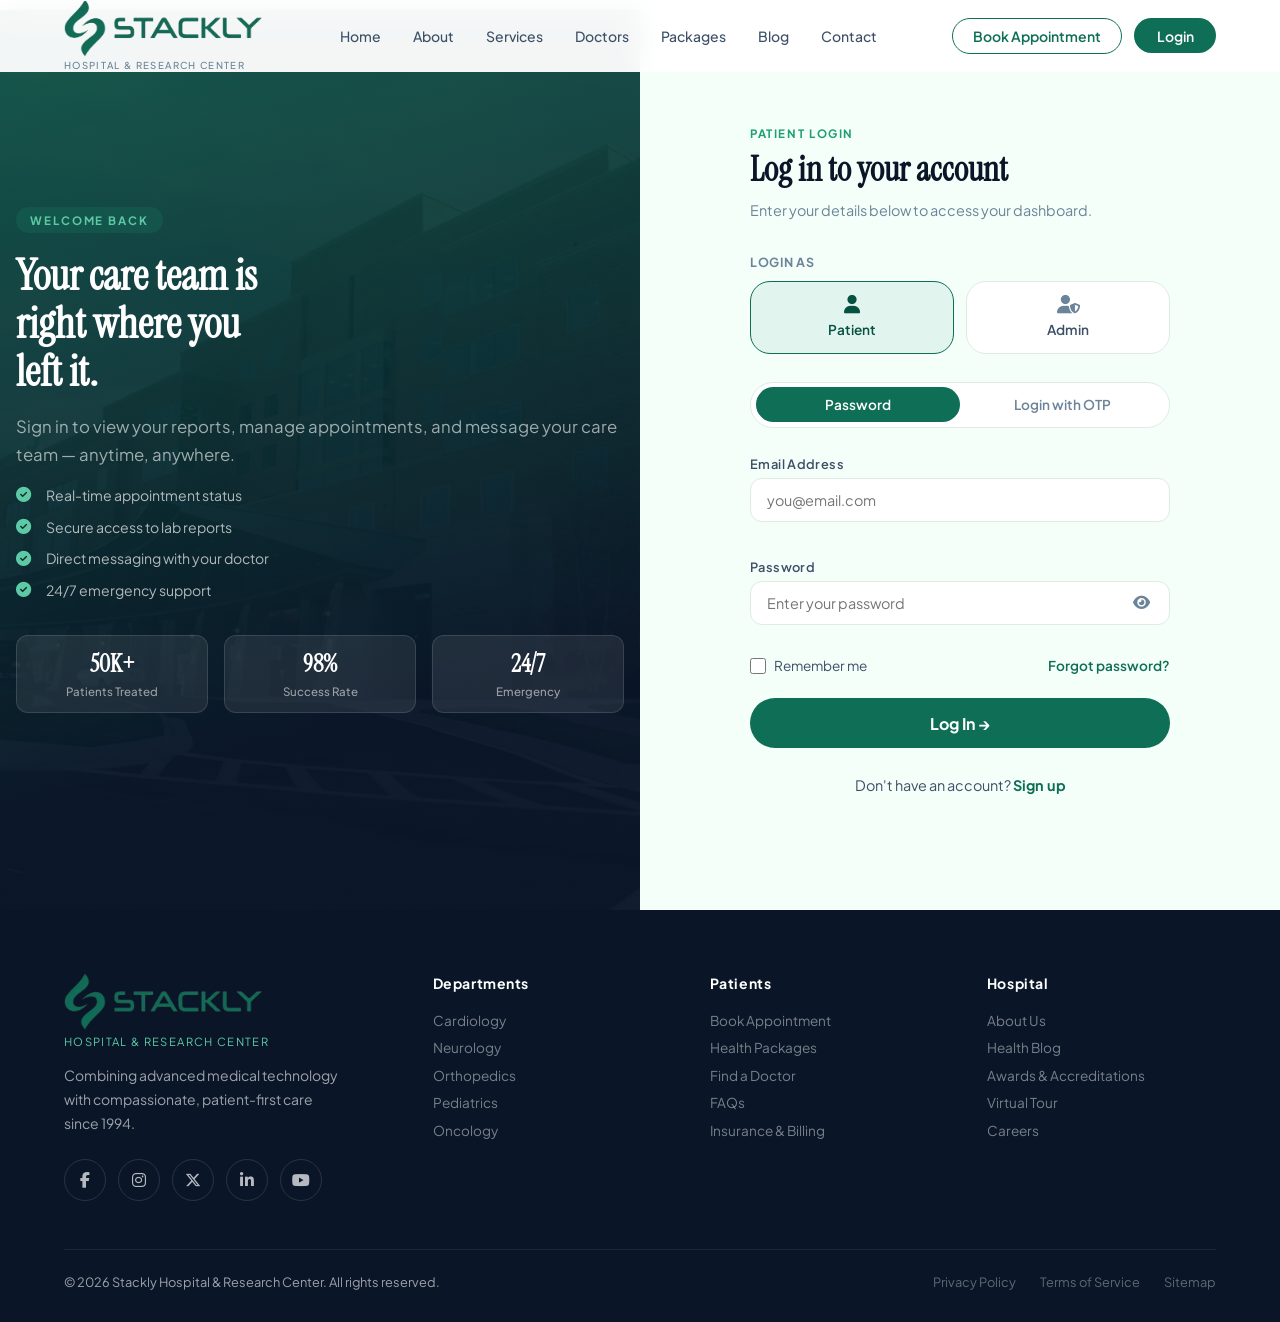
<file: login.html>
<!DOCTYPE html>
<html lang="en">
<head>
<meta charset="UTF-8">
<meta name="viewport" content="width=device-width, initial-scale=1.0">
<title>Log In — Stackly Hospital & Research Center</title>
<link rel="preconnect" href="https://fonts.googleapis.com">
<link href="https://fonts.googleapis.com/css2?family=Plus+Jakarta+Sans:wght@300;400;500;600;700&family=Instrument+Serif:ital@0;1&display=swap" rel="stylesheet">
<link rel="stylesheet" href="https://cdnjs.cloudflare.com/ajax/libs/font-awesome/6.7.2/css/all.min.css">
<link rel="stylesheet" href="style.css">
<style>
/* ===== AUTH NAV ===== */
.auth-nav{display:flex;align-items:center;justify-content:space-between;padding:0 5vw;height:72px;background:rgba(255,255,255,.95);backdrop-filter:blur(14px);border-bottom:1px solid var(--border)}
.auth-nav a.nav-logo-link{text-decoration:none}
.auth-nav-hint{font-size:.85rem;color:var(--text-soft);margin-right:.6rem}
.auth-nav-right{display:flex;align-items:center}

/* ===== AUTH SHELL ===== */
.auth-shell{display:grid;grid-template-columns:1fr 1fr;min-height:100vh;margin-top: 10px;}

.auth-visual{position:relative;overflow:hidden;display:flex;flex-direction:column;justify-content:center;padding:1.5rem 1rem;gap:1rem}
.auth-visual::before{content:'';position:absolute;inset:0;background:url('./src/home img/image1-compressed.webp') center/cover;z-index:0}
.auth-visual::after{content:'';position:absolute;inset:0;background:linear-gradient(165deg,rgba(8,80,65,.93) 0%,rgba(10,22,40,.95) 75%);z-index:0}
.auth-visual>*{position:relative;z-index:1}
.auth-visual .section-title{font-size:clamp(1.9rem,3.4vw,2.6rem)}

.auth-checklist{display:flex;flex-direction:column;gap:.85rem}
.auth-checklist div{display:flex;align-items:center;gap:.75rem;font-size:.88rem;color:rgba(255,255,255,.68)}
.auth-checklist i{color:#5DCAA5;font-size:.95rem;width:1.1rem}

/* ===== AUTH PANEL ===== */
.auth-panel{background:var(--cream);display:flex;align-items:center;justify-content:center;padding:3rem 2rem}
.auth-card{width:100%;max-width:420px}
.auth-card-eyebrow{font-size:.72rem;font-weight:700;letter-spacing:.14em;text-transform:uppercase;color:var(--teal-mid);margin-bottom:.6rem}
.auth-card h1{font-family:var(--serif);font-size:2.1rem;color:var(--navy);margin-bottom:.5rem;line-height:1.2}
.auth-card-sub{font-size:.9rem;color:var(--text-soft);margin-bottom:2rem;line-height:1.6}

.auth-tabs{display:flex;background:#fff;border:1.5px solid var(--border);border-radius:50px;padding:.3rem;margin-bottom:1.75rem}
.auth-tab{flex:1;text-align:center;padding:.55rem;border-radius:50px;font-size:.85rem;font-weight:600;color:var(--text-soft);cursor:pointer;border:none;background:transparent;transition:all var(--transition);font-family:var(--sans)}
.auth-tab.active{background:var(--teal);color:#fff}

.auth-field-label{font-size:.78rem;font-weight:700;letter-spacing:.06em;text-transform:uppercase;color:var(--text-soft);margin-bottom:.7rem;display:block}
.auth-role-select{display:grid;grid-template-columns:1fr 1fr;gap:.75rem;margin-bottom:1.75rem}
.role-btn{display:flex;flex-direction:column;align-items:center;gap:.4rem;padding:.9rem .5rem;border:1.5px solid var(--border);border-radius:var(--r-lg);background:#fff;cursor:pointer;transition:all var(--transition);font-family:var(--sans)}
.role-btn i{font-size:1.15rem;color:var(--text-soft);transition:color var(--transition)}
.role-btn span{font-size:.85rem;font-weight:600;color:var(--text-mid)}
.role-btn.active{border-color:var(--teal);background:var(--teal-light)}
.role-btn.active i,.role-btn.active span{color:var(--teal-dark)}

.auth-input-wrap{position:relative;display:flex;align-items:center}
.auth-input-wrap input{width: 100%;}
.auth-input-wrap .toggle-eye{position:absolute;right:.85rem;top:50%;transform:translateY(-50%);width:30px;height:30px;display:flex;align-items:center;justify-content:center;background:none;border:none;border-radius:50%;color:var(--text-soft);cursor:pointer;font-size:.95rem;padding:0;transition:all var(--transition)}
.auth-input-wrap .toggle-eye:hover{background:var(--teal-light);color:var(--teal-dark)}
.error{
  display:block;
  color:#ff5f5f;
  font-size:.8rem;
  margin-top:6px;
  min-height:8px;
}
.auth-row-between{display:flex;align-items:center;justify-content:space-between;gap:1rem;margin:-.25rem 0 1.5rem;font-size:.85rem}
.auth-remember{display:flex;align-items:center;gap:.5rem;color:var(--text-mid)}
.auth-remember input{width:16px;height:16px;accent-color:var(--teal)}
.auth-forgot{color:var(--teal);font-weight:600;text-decoration:none}
.auth-forgot:hover{text-decoration:underline}

.auth-otp-note{font-size:.82rem;color:var(--text-soft);margin:-.5rem 0 1.5rem;line-height:1.55}

.auth-foot-link{text-align:center;font-size:.9rem;color:var(--text-mid);margin-top:1.75rem}
.auth-foot-link a{color:var(--teal);font-weight:700;text-decoration:none}

.auth-bottom{background:var(--cream);text-align:center;padding:1.5rem 5vw;border-top:1px solid var(--border);font-size:.8rem;color:var(--text-soft)}
.auth-bottom a{color:var(--text-soft);text-decoration:none;margin:0 .5rem}
.auth-bottom a:hover{color:var(--teal)}

@media(max-width:900px){
  .auth-shell{grid-template-columns:1fr}
  .auth-visual{padding:1.75rem 6vw;gap:0;min-height:auto;margin-top: 50px;}
  .auth-visual .auth-checklist,.auth-visual .hero-stats{display:none}
  .auth-visual .section-title{font-size:1.5rem;}
  .auth-visual .section-sub{font-size:.85rem}
  .auth-panel{padding:2.5rem 1.5rem}
}
@media(max-width:480px){
  .auth-nav{padding:0 6vw;height:64px}
  .auth-nav .btn{padding:.5rem 1rem;font-size:.8rem}
  .auth-nav-hint{display:none}
  .auth-card h1{font-size:1.75rem}
  .auth-card-sub{margin-bottom:1.5rem}
  .auth-tabs{margin-bottom:1.5rem}
}
</style>
</head>
<body>

<!-- NAV -->
<nav id="main-nav">
  <div class="nav-logo">
     <div id="logo-image">
      <a href="./index.html">
        <img src="./src/logo-new.webp" alt="">
      </a>
    </div>
    <p>Hospital &amp; Research Center</p>
  </div>
  <div class="nav-links">
    <a href="./index.html" >Home</a>
    <a href="./about.html">About</a>
    <a href="./service.html" >Services</a>
    <a href="./doctors.html">Doctors</a>
    <a href="./package.html">Packages</a>
    <a href="./blog.html">Blog</a>
    <a href="./contact.html">Contact</a>
  </div>
  <div class="nav-cta desktop">
<a href="./index.html#appointment" class="btn btn-outline">
  Book Appointment
</a>
    <a href="./login.html" class="btn btn-solid"> Login</a>
  </div>
  <div class="hamburger" id="hamburger" onclick="toggleMenu()">
    <span></span><span></span><span></span>
  </div>
</nav>
<div class="mobile-menu" id="mobile-menu">
  <a href="./index.html" onclick="closeMenu()">Home</a>
  <a href="./about.html" onclick="closeMenu()">About</a>
  <a href="./service.html" onclick="closeMenu()" >Services</a>
  <a href="./doctors.html" onclick="closeMenu()">Doctors</a>
  <a href="./package.html" onclick="closeMenu()">Packages</a>
  <a href="./blog.html" onclick="closeMenu()">Blog</a>
  <a href="./contact.html" onclick="closeMenu()">Contact</a>
  <div class="nav-cta" style="margin-top:1rem;flex-direction:column;gap:.75rem;display:flex">
    <a href="./index.html#appointment" class="btn btn-outline" onclick="closeMenu()" style="width:100%;justify-content:center">Book Appointment</a>
    <a href="./login.html" class="btn btn-solid" onclick="closeMenu()" style="width:100%;justify-content:center">Login</a>
  </div>
</div>

<!-- AUTH SHELL -->
<div class="auth-shell">

  <!-- LEFT VISUAL PANEL -->
  <div class="auth-visual">
    <div class="appt-content reveal-left">
      <span class="section-label">Welcome Back</span>
      <h1 class="section-title">Your care team is<br>right where you<br>left it.</h1>
      <p class="section-sub">Sign in to view your reports, manage appointments, and message your care team — anytime, anywhere.</p>
    </div>
    <div class="auth-checklist reveal-left delay-1">
      <div><i class="fa-solid fa-circle-check"></i> Real-time appointment status</div>
      <div><i class="fa-solid fa-circle-check"></i> Secure access to lab reports</div>
      <div><i class="fa-solid fa-circle-check"></i> Direct messaging with your doctor</div>
      <div><i class="fa-solid fa-circle-check"></i> 24/7 emergency support</div>
    </div>
    <div class="hero-stats reveal-left delay-2">
      <div class="h-stat"><strong>50K+</strong><span>Patients Treated</span></div>
      <div class="h-stat"><strong>98%</strong><span>Success Rate</span></div>
      <div class="h-stat"><strong>24/7</strong><span>Emergency</span></div>
    </div>
  </div>

  <!-- RIGHT FORM PANEL -->
  <div class="auth-panel">
    <div class="auth-card reveal-right">
      <div class="auth-card-eyebrow" id="authEyebrow">Patient Login</div>
      <h1>Log in to your account</h1>
      <p class="auth-card-sub">Enter your details below to access your dashboard.</p>

      <div class="auth-field-label">Login as</div>
      <div class="auth-role-select">
        <button type="button" class="role-btn active" id="roleUser" onclick="selectRole('user', this)"><i class="fa-solid fa-user"></i><span>Patient</span></button>
        <button type="button" class="role-btn" id="roleAdmin" onclick="selectRole('admin', this)"><i class="fa-solid fa-user-shield"></i><span>Admin</span></button>
      </div>

      <div class="auth-tabs">
        <button class="auth-tab active" id="tabPassword" onclick="switchAuthTab('password', this)">Password</button>
        <button class="auth-tab" id="tabOtp" onclick="switchAuthTab('otp', this)">Login with OTP</button>
      </div>

     <div id="passwordFields">
  <div class="cf-group">
    <label>Email Address</label>
    <input type="email" id="loginEmail" placeholder="you@email.com">
    <small class="error" id="loginEmailError"></small>
  </div>

  <div class="cf-group">
    <label>Password</label>
    <div class="auth-input-wrap">
      <input type="password" id="loginPassword" placeholder="Enter your password">
      <button type="button" class="toggle-eye"
        onclick="togglePassword('loginPassword', this)">
        <i class="fa-solid fa-eye"></i>
      </button>
    </div>
    <small class="error" id="loginPasswordError"></small>
  </div>

  <div class="auth-row-between">
    <label class="auth-remember">
      <input type="checkbox"> Remember me
    </label>
    <a href="./404.html" class="auth-forgot">Forgot password?</a>
  </div>

  <button class="cf-submit" type="button"
    onclick="validateLogin(this)">
    Log In →
  </button>
</div>

<div id="otpFields" style="display:none">
  <div class="cf-group">
    <label>Phone Number</label>
<input
  type="text"
  id="otpPhone"
  maxlength="10"
  placeholder="9876543210"
  oninput="this.value=this.value.replace(/[^0-9]/g,'')">    <small class="error" id="otpPhoneError"></small>
  </div>

  <p class="auth-otp-note">
    We'll text a 6-digit verification code to confirm it's you.
  </p>

  <button class="cf-submit" type="button"
    onclick="validateOTP(this)">
    Send OTP →
  </button>
</div>
      <p class="auth-foot-link">Don't have an account? <a href="./signup.html">Sign up</a></p>
    </div>
  </div>
</div>

<footer>
  <div class="footer-inner">
    <div class="footer-brand">
     <div id="logo-image">
      <a href="./index.html">
        <img src="./src/logo-new.webp" alt="">
      </a>
    </div>
      <p class="tagline">Hospital &amp; Research Center</p>
      <p class="desc">Combining advanced medical technology with compassionate, patient-first care since 1994.</p>
    <div class="footer-social">
  <a href="./404.html" aria-label="Facebook">
    <i class="fa-brands fa-facebook-f"></i>
  </a>

  <a href="./404.html" aria-label="Instagram">
    <i class="fa-brands fa-instagram"></i>
  </a>

  <a href="./404.html" aria-label="X">
    <i class="fa-brands fa-x-twitter"></i>
  </a>

  <a href="./404.html" aria-label="LinkedIn">
    <i class="fa-brands fa-linkedin-in"></i>
  </a>

  <a href="./404.html" aria-label="YouTube">
    <i class="fa-brands fa-youtube"></i>
  </a>
</div>
    </div>
    <div class="footer-col">
      <h4>Departments</h4>
      <a href="./service.html">Cardiology</a>
      <a href="./service.html">Neurology</a>
      <a href="./service.html">Orthopedics</a>
      <a href="./service.html">Pediatrics</a>
      <a href="./service.html">Oncology</a>
    </div>
    <div class="footer-col">
      <h4>Patients</h4>
      <a href="./index.html#appointment">Book Appointment</a>
      <a href="./package.html">Health Packages</a>
      <a href="./doctors.html">Find a Doctor</a>
      <a href="./404.html">FAQs</a>
      <a href="./404.html">Insurance &amp; Billing</a>
    </div>
    <div class="footer-col">
      <h4>Hospital</h4>
      <a href="./about.html">About Us</a>
      <a href="./blog.html">Health Blog</a>
      <a href="./404.html">Awards &amp; Accreditations</a>
      <a href="./404.html">Virtual Tour</a>
      <a href="./404.html">Careers</a>
    </div>
  </div>
  <div class="footer-bottom">
    <span>© 2026 Stackly Hospital &amp; Research Center. All rights reserved.</span>
    <div style="display:flex;gap:1.5rem">
      <a href="./404.html">Privacy Policy</a>
      <a href="./404.html">Terms of Service</a>
      <a href="./404.html">Sitemap</a>
    </div>
  </div>
</footer>
<script>
  /* ===== Role Selection ===== */
let selectedRole = "user";

function selectRole(role, btn) {

  selectedRole = role;

  document.querySelectorAll(".role-btn").forEach(el => {
    el.classList.remove("active");
  });

  btn.classList.add("active");

  const eyebrow = document.getElementById("authEyebrow");
  const otpTab = document.getElementById("tabOtp");

  if (role === "admin") {
    eyebrow.textContent = "Admin Login";
    otpTab.style.display = "none";

    switchAuthTab(
      "password",
      document.getElementById("tabPassword")
    );
  } else {
    eyebrow.textContent = "Patient Login";
    otpTab.style.display = "";
  }
}

/* ===== Auth Tabs ===== */
function switchAuthTab(tab, el) {

  document.querySelectorAll(".auth-tab").forEach(t => {
    t.classList.remove("active");
  });

  el.classList.add("active");

  document.getElementById("passwordFields").style.display =
    tab === "password" ? "block" : "none";

  document.getElementById("otpFields").style.display =
    tab === "otp" ? "block" : "none";
}

/* ===== Show / Hide Password ===== */
function togglePassword(id, btn) {

  const input = document.getElementById(id);
  const icon = btn.querySelector("i");

  if (input.type === "password") {
    input.type = "text";
    icon.classList.replace("fa-eye", "fa-eye-slash");
  } else {
    input.type = "password";
    icon.classList.replace("fa-eye-slash", "fa-eye");
  }
}

/* ===== Login Validation ===== */
function validateLogin(btn) {

  const email = document.getElementById("loginEmail").value.trim();
  const password = document.getElementById("loginPassword").value.trim();

  document.getElementById("loginEmailError").textContent = "";
  document.getElementById("loginPasswordError").textContent = "";

  let valid = true;

  if (email === "") {
    document.getElementById("loginEmailError").textContent =
      "Email is required";
    valid = false;
  }
  else if (!/^[^\s@]+@[^\s@]+\.(com|in)$/i.test(email)) {
    document.getElementById("loginEmailError").textContent =
      "Enter a valid .com or .in email";
    valid = false;
  }

  if (password === "") {
    document.getElementById("loginPasswordError").textContent =
      "Password is required";
    valid = false;
  }
  else if (password.length < 6) {
    document.getElementById("loginPasswordError").textContent =
      "Password must be at least 6 characters";
    valid = false;
  }

  if (!valid) return;

  /* Save Email */
  localStorage.setItem("userEmail", email);

  btn.textContent =
    selectedRole === "admin"
      ? "Admin Login ✓"
      : "Login Successful ✓";

  btn.disabled = true;

  setTimeout(() => {

    if (selectedRole === "admin") {
      window.location.href = "./admin.html";
    } else {
      window.location.href = "./user.html";
    }

  }, 1000);
}
/* ===== OTP Login Validation ===== */
function validateOTP(btn) {

  const phone = document.getElementById("otpPhone").value.trim();
  const error = document.getElementById("otpPhoneError");

  error.textContent = "";

  // Remove spaces
  const cleanPhone = phone.replace(/\s+/g, "");

  // India Mobile Number Validation
  if (cleanPhone === "") {
    error.textContent = "Phone number is required";
    return;
  }

  if (!/^[0-9]{10}$/.test(cleanPhone)) {
    error.textContent = "Enter a valid 10-digit mobile number";
    return;
  }

  // Save number
  localStorage.setItem("userPhone", cleanPhone);

  btn.textContent = "OTP Sent ✓";
  btn.disabled = true;

  setTimeout(() => {

    // Redirect to 404 page
    window.location.href = "./404.html";

  }, 1000);
}
/* ===== Mobile Menu ===== */
const hamburger = document.getElementById("hamburger");
const mobileMenu = document.getElementById("mobile-menu");

function toggleMenu() {
  hamburger.classList.toggle("open");
  mobileMenu.classList.toggle("open");
}

function closeMenu() {
  hamburger.classList.remove("open");
  mobileMenu.classList.remove("open");
}

/* ===== Scroll Reveal ===== */
const revealEls = document.querySelectorAll(
  ".reveal, .reveal-left, .reveal-right"
);

const revealObserver = new IntersectionObserver(
  (entries) => {
    entries.forEach(entry => {

      if (entry.isIntersecting) {
        entry.target.classList.add("visible");
        revealObserver.unobserve(entry.target);
      }

    });
  },
  { threshold: 0.1 }
);

revealEls.forEach(el => revealObserver.observe(el));
</script>

</body>
</html>
</file>
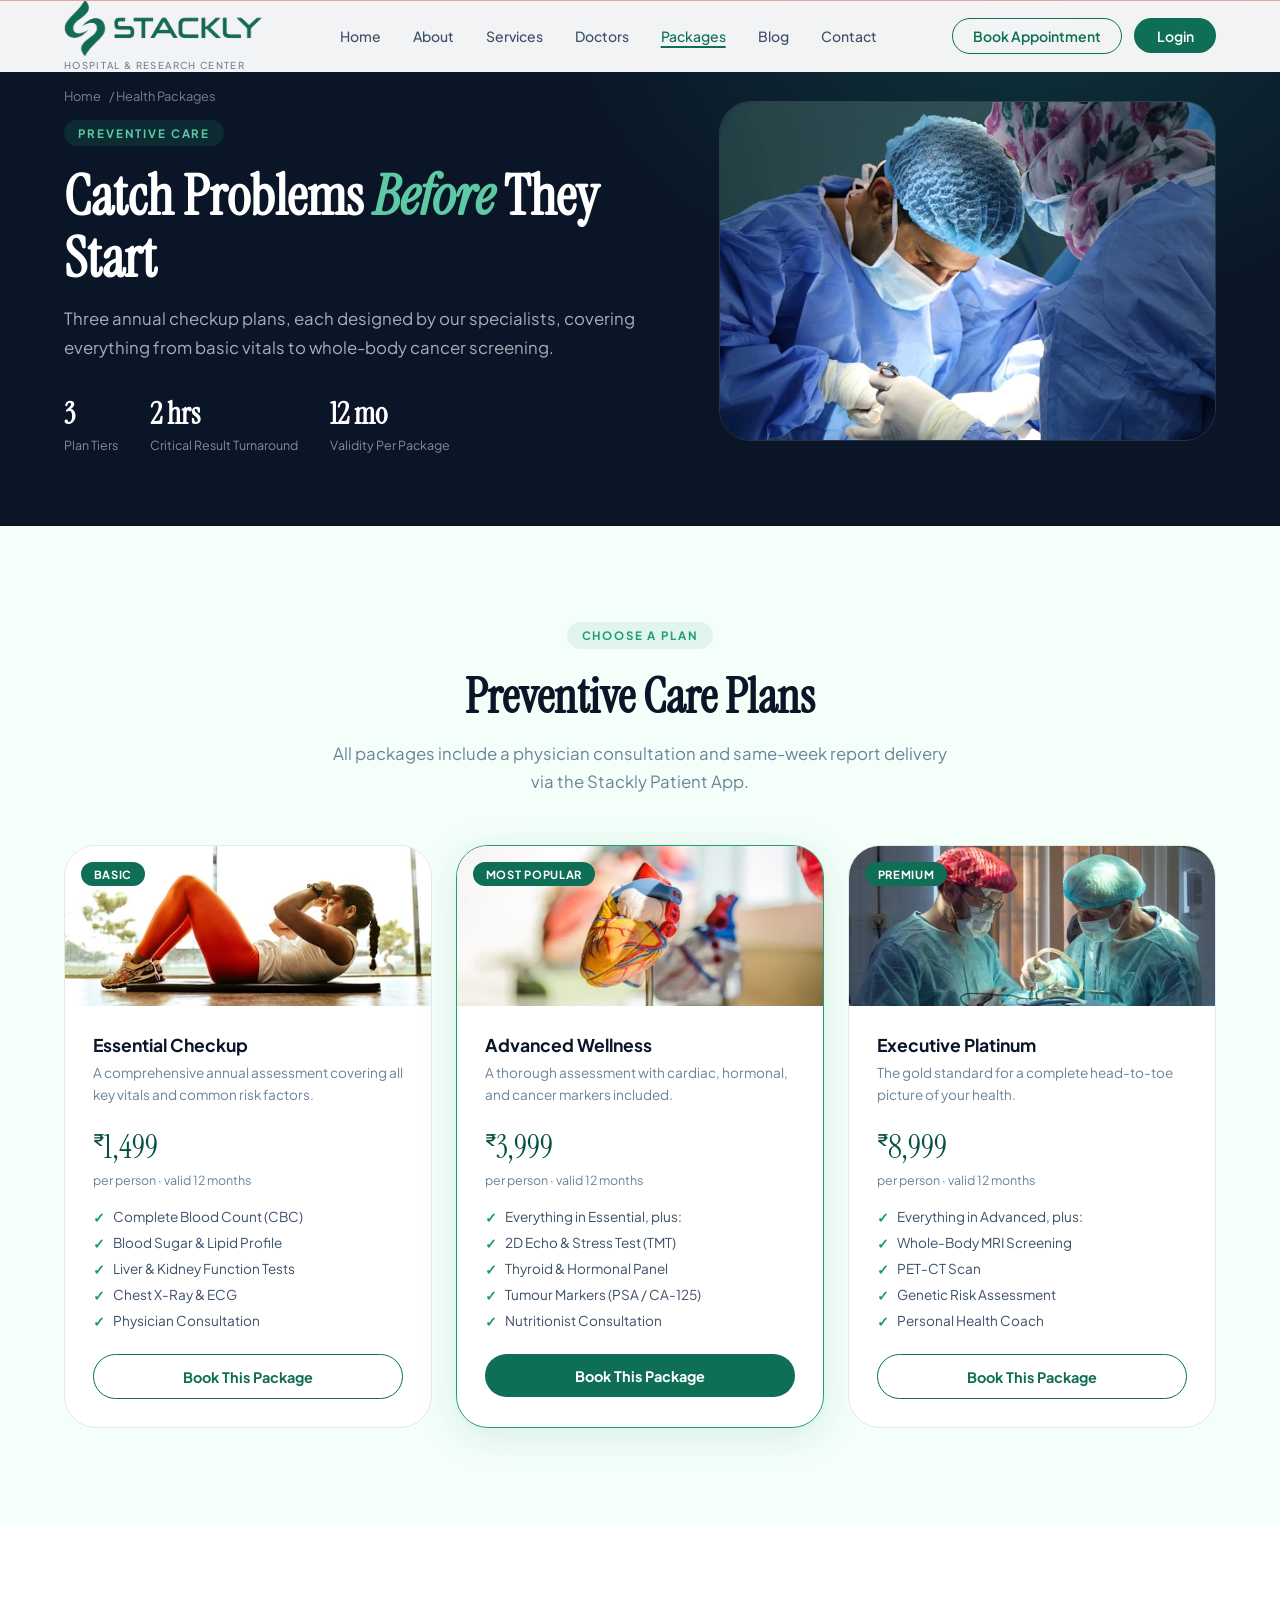
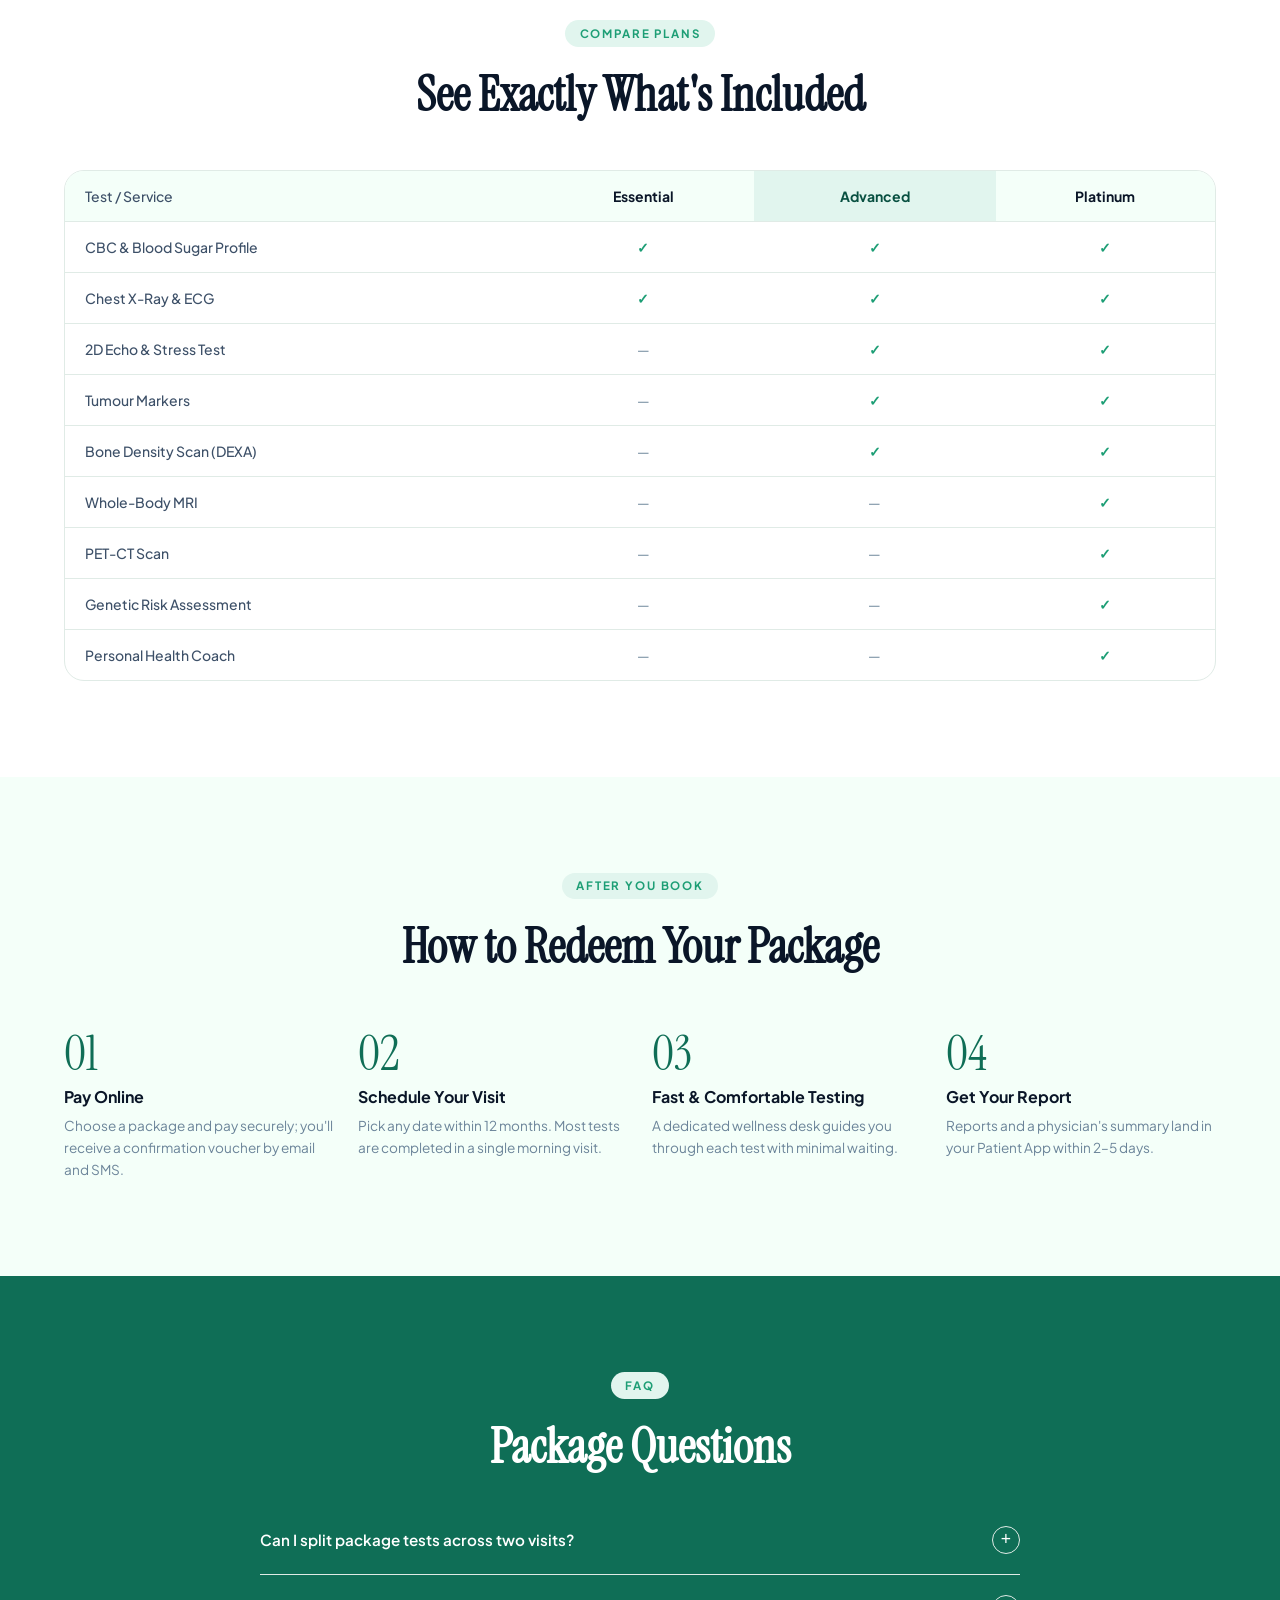
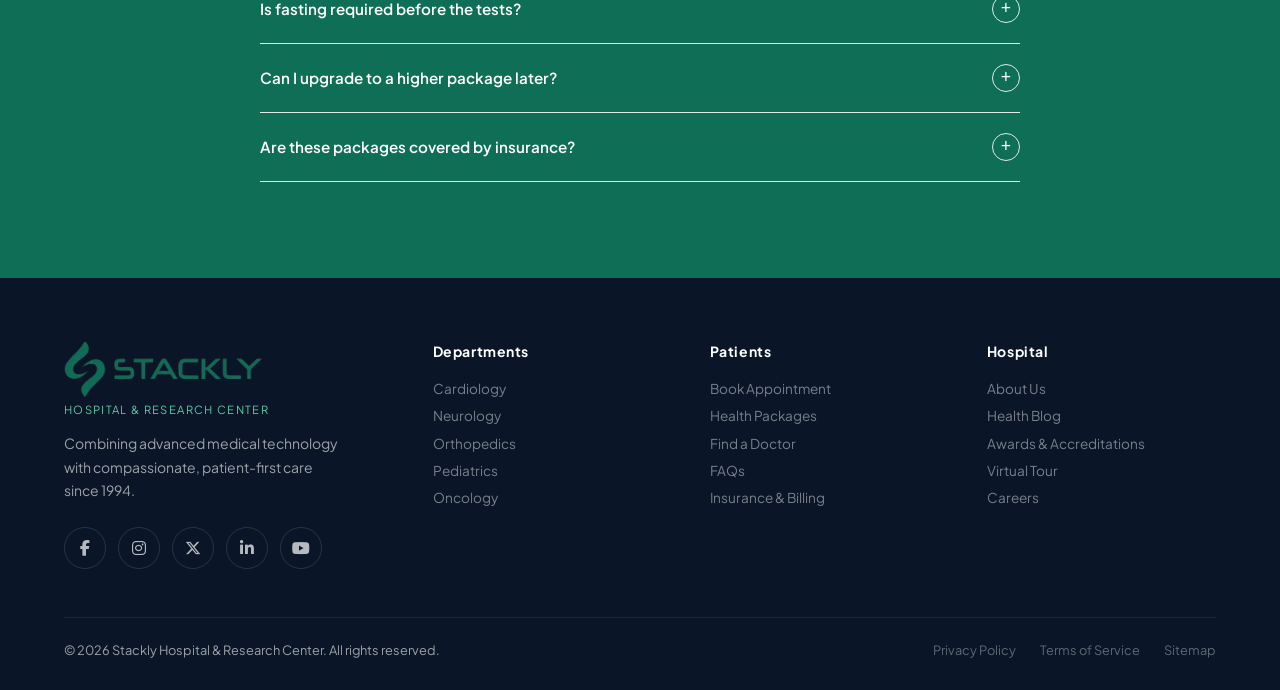
<file: package.html>
<!DOCTYPE html>
<html lang="en">
<head>
<meta charset="UTF-8">
<meta name="viewport" content="width=device-width, initial-scale=1.0">
<title>Stackly Hospital & Research Center</title>
<link rel="preconnect" href="https://fonts.googleapis.com">
<link href="https://fonts.googleapis.com/css2?family=Plus+Jakarta+Sans:wght@300;400;500;600;700&family=Instrument+Serif:ital@0;1&display=swap" rel="stylesheet">

<link rel="stylesheet" href="https://cdnjs.cloudflare.com/ajax/libs/font-awesome/6.7.2/css/all.min.css">
<link rel="stylesheet" href="style.css">
<link rel="stylesheet" href="pages.css">
</head>
<body>

<!-- EMERGENCY BAR -->
<div class="emergency-bar" id="emergency-bar">
  <i class="fa-solid fa-truck-medical"></i>
 24/7 Emergency Helpline: <a href="tel:18007822559" style="color:#fff;text-decoration:underline">1800-STACKLY</a> — Ambulance dispatch in under 8 minutes
</div>

<!-- NAV -->
<nav id="main-nav">
  <div class="nav-logo">
     <div id="logo-image">
      <a href="./index.html">
        <img src="./src/logo-new.webp" alt="">
      </a>
    </div>
    <p>Hospital &amp; Research Center</p>
  </div>
  <div class="nav-links">
    <a href="./index.html">Home</a>
    <a href="./about.html">About</a>
    <a href="./service.html">Services</a>
    <a href="./doctors.html">Doctors</a>
    <a href="./package.html"class="active">Packages</a>
    <a href="./blog.html">Blog</a>
    <a href="./contact.html">Contact</a>
  </div>
  <div class="nav-cta desktop">
<a href="./index.html#appointment" class="btn btn-outline">
  Book Appointment
</a>
    <a href="./login.html" class="btn btn-solid"> Login</a>
  </div>
  <div class="hamburger" id="hamburger" onclick="toggleMenu()">
    <span></span><span></span><span></span>
  </div>
</nav>
<div class="mobile-menu" id="mobile-menu">
  <a href="./index.html" onclick="closeMenu()">Home</a>
  <a href="./about.html" onclick="closeMenu()">About</a>
  <a href="./service.html" onclick="closeMenu()">Services</a>
  <a href="./doctors.html" onclick="closeMenu()">Doctors</a>
  <a href="./package.html" onclick="closeMenu()"class="active">Packages</a>
  <a href="./blog.html" onclick="closeMenu()">Blog</a>
  <a href="./contact.html" onclick="closeMenu()">Contact</a>
  <div class="nav-cta" style="margin-top:1rem;flex-direction:column;gap:.75rem;display:flex">
    <a href="./index.html#appointment" class="btn btn-outline" onclick="closeMenu()" style="width:100%;justify-content:center">Book Appointment</a>
    <a href="./login.html" class="btn btn-solid" onclick="closeMenu()" style="width:100%;justify-content:center">Login</a>
  </div>
</div>

<!-- 1. PAGE HERO -->
<section class="page-hero">
  <div class="page-hero-inner">
    <div class="reveal-left">
      <div class="page-hero-crumb"><a href="index.html">Home</a> / Health Packages</div>
      <span class="section-label">Preventive Care</span>
      <h1>Catch Problems <em>Before</em> They Start</h1>
      <p>Three annual checkup plans, each designed by our specialists, covering everything from basic vitals to whole-body cancer screening.</p>
      <div class="page-hero-stats">
        <div class="phs-item"><strong>3</strong><span>Plan Tiers</span></div>
        <div class="phs-item"><strong>2 hrs</strong><span>Critical Result Turnaround</span></div>
        <div class="phs-item"><strong>12 mo</strong><span>Validity Per Package</span></div>
      </div>
    </div>
    <div class="page-hero-img reveal-right">
      <img src="./src/packages/image1-compressed.webp" alt="Health checkup consultation">
    </div>
  </div>
</section>
 
<!-- 2. PACKAGE PLANS -->
<section id="packages">
  <div style="max-width:1280px;margin:0 auto">
    <div style="text-align:center" class="reveal">
      <span class="section-label">Choose a Plan</span>
      <h2 class="section-title">Preventive Care Plans</h2>
      <p class="section-sub" style="margin:0 auto">All packages include a physician consultation and same-week report delivery via the Stackly Patient App.</p>
    </div>
    <div class="pkg-grid">
      <div class="pkg-card reveal delay-1">
        <div class="pkg-img"><img src="./src/packages/image2-compressed.webp" alt="Essential Checkup"><span class="pkg-badge">Basic</span></div>
        <div class="pkg-body">
          <div class="pkg-name">Essential Checkup</div>
          <div class="pkg-desc">A comprehensive annual assessment covering all key vitals and common risk factors.</div>
          <div class="pkg-price"><sup>₹</sup>1,499</div>
          <div class="pkg-price-note">per person · valid 12 months</div>
          <ul class="pkg-tests">
            <li>Complete Blood Count (CBC)</li>
            <li>Blood Sugar &amp; Lipid Profile</li>
            <li>Liver &amp; Kidney Function Tests</li>
            <li>Chest X-Ray &amp; ECG</li>
            <li>Physician Consultation</li>
          </ul>
          <a href="./404.html" class="pkg-btn pkg-btn-outline">Book This Package</a>
        </div>
      </div>
      <div class="pkg-card featured reveal delay-2">
        <div class="pkg-img"><img src="./src/packages/image3-compressed.webp" alt="Advanced Wellness"><span class="pkg-badge">Most Popular</span></div>
        <div class="pkg-body">
          <div class="pkg-name">Advanced Wellness</div>
          <div class="pkg-desc">A thorough assessment with cardiac, hormonal, and cancer markers included.</div>
          <div class="pkg-price"><sup>₹</sup>3,999</div>
          <div class="pkg-price-note">per person · valid 12 months</div>
          <ul class="pkg-tests">
            <li>Everything in Essential, plus:</li>
            <li>2D Echo &amp; Stress Test (TMT)</li>
            <li>Thyroid &amp; Hormonal Panel</li>
            <li>Tumour Markers (PSA / CA-125)</li>
            <li>Nutritionist Consultation</li>
          </ul>
          <a href="./404.html" class="pkg-btn pkg-btn-solid">Book This Package</a>
        </div>
      </div>
      <div class="pkg-card reveal delay-3">
        <div class="pkg-img"><img src="./src/packages/image4-compressed.webp" alt="Executive Platinum"><span class="pkg-badge">Premium</span></div>
        <div class="pkg-body">
          <div class="pkg-name">Executive Platinum</div>
          <div class="pkg-desc">The gold standard for a complete head-to-toe picture of your health.</div>
          <div class="pkg-price"><sup>₹</sup>8,999</div>
          <div class="pkg-price-note">per person · valid 12 months</div>
          <ul class="pkg-tests">
            <li>Everything in Advanced, plus:</li>
            <li>Whole-Body MRI Screening</li>
            <li>PET-CT Scan</li>
            <li>Genetic Risk Assessment</li>
            <li>Personal Health Coach</li>
          </ul>
          <a href="./404.html" class="pkg-btn pkg-btn-outline">Book This Package</a>
        </div>
      </div>
    </div>
  </div>
</section>
 
<!-- 3. COMPARISON TABLE -->
<section id="compare">
  <div style="max-width:1280px;margin:0 auto">
    <div style="text-align:center" class="reveal">
      <span class="section-label">Compare Plans</span>
      <h2 class="section-title">See Exactly What's Included</h2>
    </div>
    <div class="compare-wrap reveal delay-1">
      <table class="compare-table">
        <thead>
          <tr><th>Test / Service</th><th>Essential</th><th class="featured-col">Advanced</th><th>Platinum</th></tr>
        </thead>
        <tbody>
          <tr><td>CBC &amp; Blood Sugar Profile</td><td class="yes">✓</td><td class="yes">✓</td><td class="yes">✓</td></tr>
          <tr><td>Chest X-Ray &amp; ECG</td><td class="yes">✓</td><td class="yes">✓</td><td class="yes">✓</td></tr>
          <tr><td>2D Echo &amp; Stress Test</td><td class="no">—</td><td class="yes">✓</td><td class="yes">✓</td></tr>
          <tr><td>Tumour Markers</td><td class="no">—</td><td class="yes">✓</td><td class="yes">✓</td></tr>
          <tr><td>Bone Density Scan (DEXA)</td><td class="no">—</td><td class="yes">✓</td><td class="yes">✓</td></tr>
          <tr><td>Whole-Body MRI</td><td class="no">—</td><td class="no">—</td><td class="yes">✓</td></tr>
          <tr><td>PET-CT Scan</td><td class="no">—</td><td class="no">—</td><td class="yes">✓</td></tr>
          <tr><td>Genetic Risk Assessment</td><td class="no">—</td><td class="no">—</td><td class="yes">✓</td></tr>
          <tr><td>Personal Health Coach</td><td class="no">—</td><td class="no">—</td><td class="yes">✓</td></tr>
        </tbody>
      </table>
    </div>
  </div>
</section>
 
<!-- 4. HOW TO REDEEM -->
<section id="redeem">
  <div style="max-width:1280px;margin:0 auto">
    <div style="text-align:center" class="reveal">
      <span class="section-label">After You Book</span>
      <h2 class="section-title">How to Redeem Your Package</h2>
    </div>
    <div class="steps-row">
      <div class="step-card reveal delay-1"><div class="step-num">01</div><h4>Pay Online</h4><p>Choose a package and pay securely; you'll receive a confirmation voucher by email and SMS.</p></div>
      <div class="step-card reveal delay-2"><div class="step-num">02</div><h4>Schedule Your Visit</h4><p>Pick any date within 12 months. Most tests are completed in a single morning visit.</p></div>
      <div class="step-card reveal delay-3"><div class="step-num">03</div><h4>Fast &amp; Comfortable Testing</h4><p>A dedicated wellness desk guides you through each test with minimal waiting.</p></div>
      <div class="step-card reveal delay-4"><div class="step-num">04</div><h4>Get Your Report</h4><p>Reports and a physician's summary land in your Patient App within 2–5 days.</p></div>
    </div>
  </div>
</section>
 
<!-- 5. PACKAGE FAQ -->
<section id="faq">
  <div style="max-width:760px;margin:0 auto">
    <div style="text-align:center" class="reveal">
      <span class="section-label">FAQ</span>
      <h2 class="section-title">Package Questions</h2>
    </div>
    <div class="faq-list" id="pkg-faq-list">
      <div class="faq-item">
        <div class="faq-q" onclick="togglePkgFaq(this)"><span>Can I split package tests across two visits?</span><button class="faq-toggle">+</button></div>
        <div class="faq-a">Yes. Within the 12-month validity, you can complete the fasting blood tests on one visit and imaging-based tests on another if scheduling is easier for you.</div>
      </div>
      <div class="faq-item">
        <div class="faq-q" onclick="togglePkgFaq(this)"><span>Is fasting required before the tests?</span><button class="faq-toggle">+</button></div>
        <div class="faq-a">Most blood panels require 10–12 hours of fasting. Our wellness desk will confirm exact fasting instructions when you schedule your appointment slot.</div>
      </div>
      <div class="faq-item">
        <div class="faq-q" onclick="togglePkgFaq(this)"><span>Can I upgrade to a higher package later?</span><button class="faq-toggle">+</button></div>
        <div class="faq-a">Yes, you can upgrade within 30 days of your original booking by paying the price difference, provided testing hasn't already started.</div>
      </div>
      <div class="faq-item">
        <div class="faq-q" onclick="togglePkgFaq(this)"><span>Are these packages covered by insurance?</span><button class="faq-toggle">+</button></div>
        <div class="faq-a">Preventive packages are typically not covered by insurance, but many corporate wellness plans and HSA-style benefits do reimburse them — check with your provider.</div>
      </div>
    </div>
  </div>
</section>
 

<footer>
  <div class="footer-inner">
    <div class="footer-brand">
      <div id="logo-image">
      <a href="./index.html">
        <img src="./src/logo-new.webp" alt="">
      </a>
    </div>
      <p class="tagline">Hospital &amp; Research Center</p>
      <p class="desc">Combining advanced medical technology with compassionate, patient-first care since 1994.</p>
    <div class="footer-social">
  <a href="./404.html" aria-label="Facebook">
    <i class="fa-brands fa-facebook-f"></i>
  </a>

  <a href="./404.html" aria-label="Instagram">
    <i class="fa-brands fa-instagram"></i>
  </a>

  <a href="./404.html" aria-label="X">
    <i class="fa-brands fa-x-twitter"></i>
  </a>

  <a href="./404.html" aria-label="LinkedIn">
    <i class="fa-brands fa-linkedin-in"></i>
  </a>

  <a href="./404.html" aria-label="YouTube">
    <i class="fa-brands fa-youtube"></i>
  </a>
</div>
    </div>
    <div class="footer-col">
      <h4>Departments</h4>
      <a href="./service.html">Cardiology</a>
      <a href="./service.html">Neurology</a>
      <a href="./service.html">Orthopedics</a>
      <a href="./service.html">Pediatrics</a>
      <a href="./service.html">Oncology</a>
    </div>
    <div class="footer-col">
      <h4>Patients</h4>
      <a href="./index.html#appointment">Book Appointment</a>
      <a href="./package.html">Health Packages</a>
      <a href="./doctors.html">Find a Doctor</a>
      <a href="./404.html">FAQs</a>
      <a href="./404.html">Insurance &amp; Billing</a>
    </div>
    <div class="footer-col">
      <h4>Hospital</h4>
      <a href="./about.html">About Us</a>
      <a href="./blog.html">Health Blog</a>
      <a href="./404.html">Awards &amp; Accreditations</a>
      <a href="./404.html">Virtual Tour</a>
      <a href="./404.html">Careers</a>
    </div>
  </div>
  <div class="footer-bottom">
    <span>© 2026 Stackly Hospital &amp; Research Center. All rights reserved.</span>
    <div style="display:flex;gap:1.5rem">
      <a href="./404.html">Privacy Policy</a>
      <a href="./404.html">Terms of Service</a>
      <a href="./404.html">Sitemap</a>
    </div>
  </div>
</footer>

<button class="scroll-top" id="scroll-top" onclick="window.scrollTo({top:0,behavior:'smooth'})" aria-label="Scroll to top">↑</button>

<script>
/* ===== Mobile menu ===== */
const hamburger = document.getElementById('hamburger');
const mobileMenu = document.getElementById('mobile-menu');
function toggleMenu(){
  hamburger.classList.toggle('open');
  mobileMenu.classList.toggle('open');
}
function closeMenu(){
  hamburger.classList.remove('open');
  mobileMenu.classList.remove('open');
}

const revealEls = document.querySelectorAll('.reveal, .reveal-left, .reveal-right');
const revealObserver = new IntersectionObserver((entries) => {
  entries.forEach(entry => {
    if (entry.isIntersecting) {
      entry.target.classList.add('visible');
      revealObserver.unobserve(entry.target);
    }
  });
}, { threshold: 0.15, rootMargin: '0px 0px -40px 0px' });
revealEls.forEach(el => revealObserver.observe(el));
 
function togglePkgFaq(el){
  const item = el.parentElement;
  const isOpen = item.classList.contains('open');
  document.querySelectorAll('#pkg-faq-list .faq-item').forEach(i => {
    i.classList.remove('open');
    i.querySelector('.faq-toggle').textContent = '+';
  });
  if (!isOpen) {
    item.classList.add('open');
    item.querySelector('.faq-toggle').textContent = '×';
  }
}
</script>

</body>
</html>
</file>
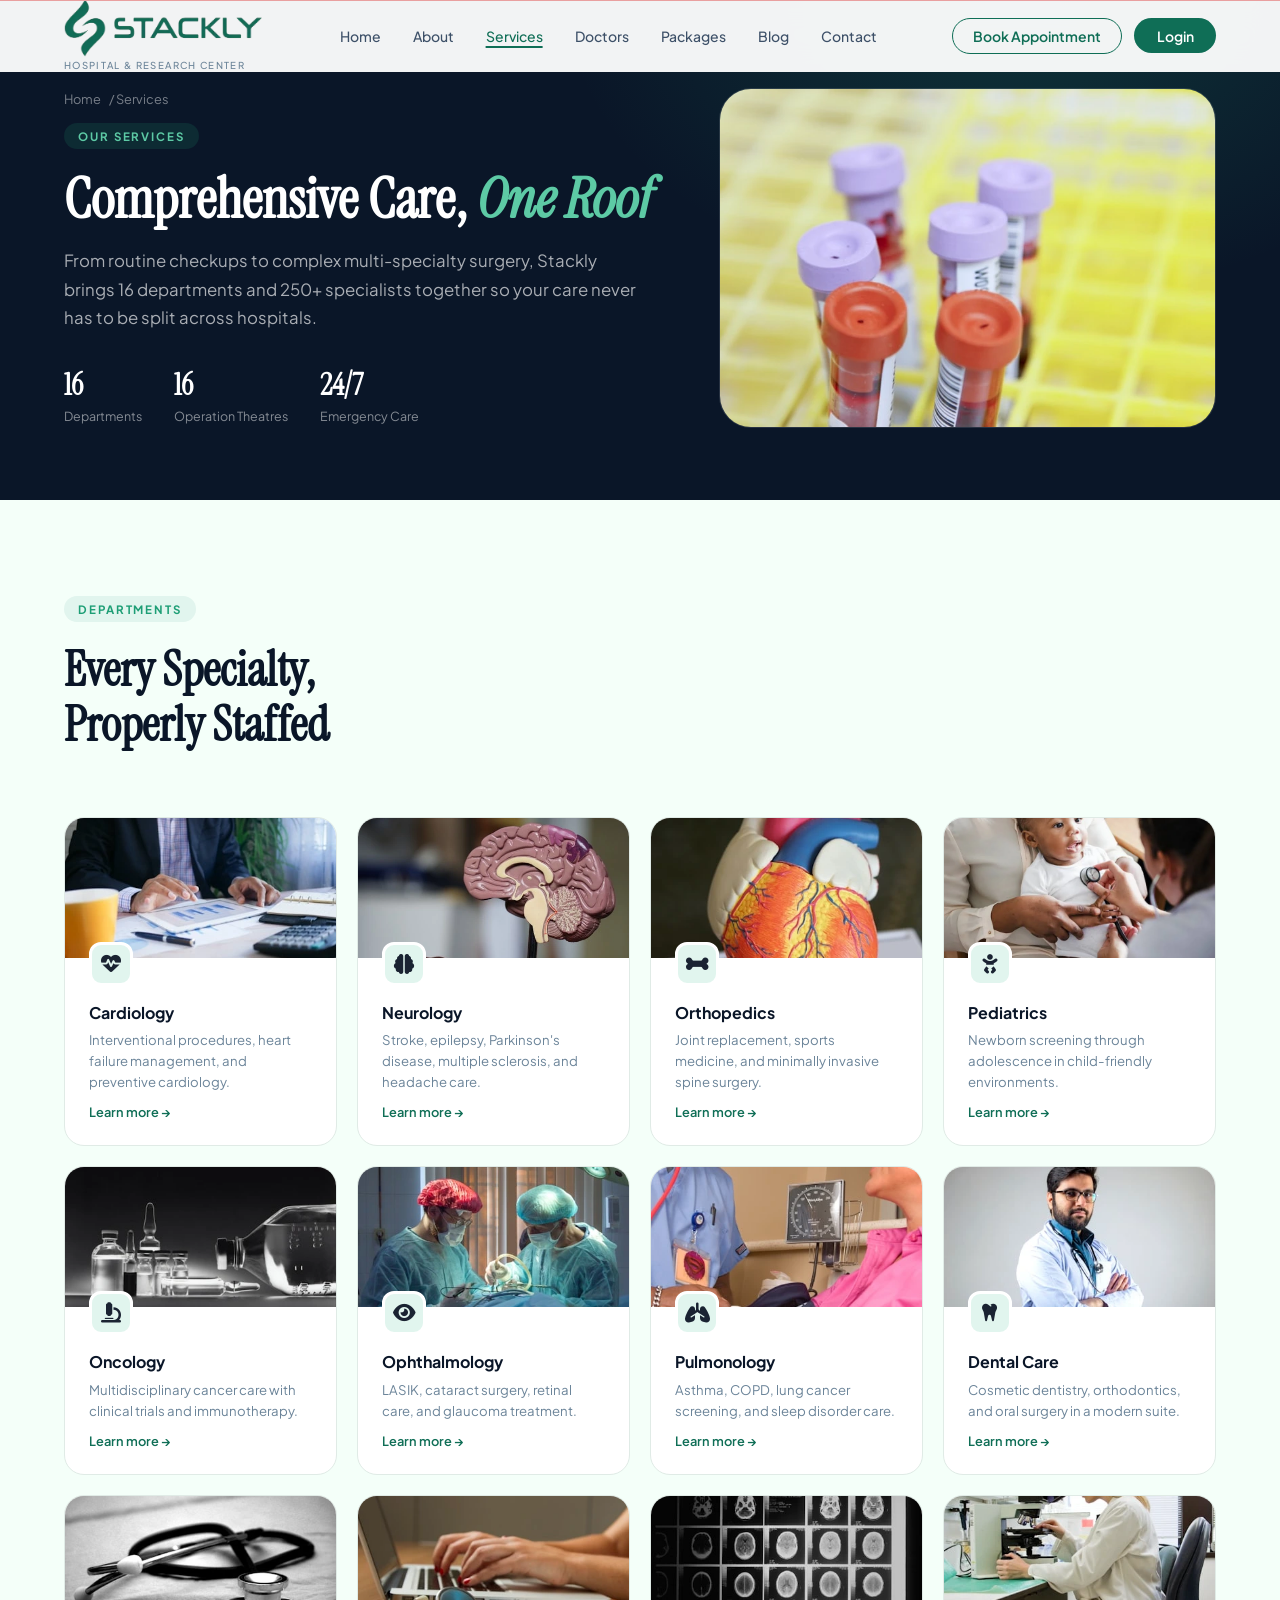
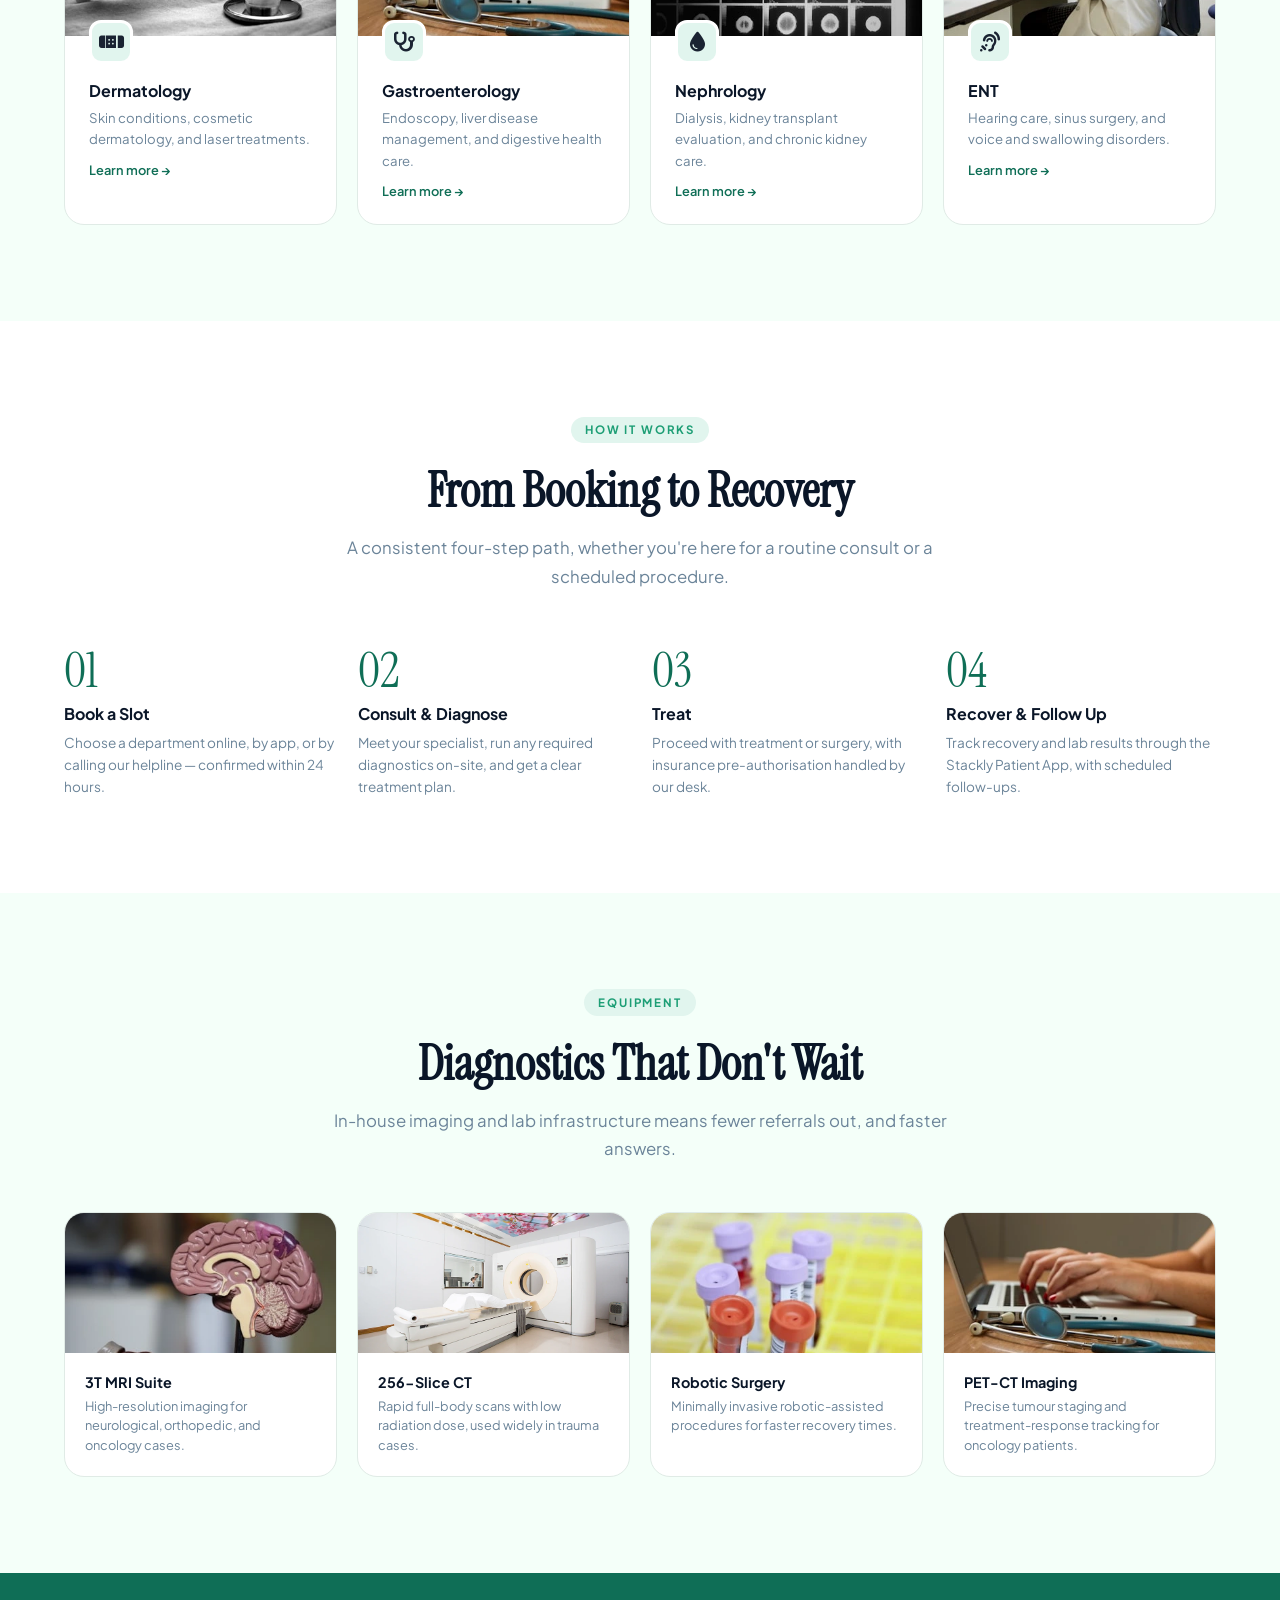
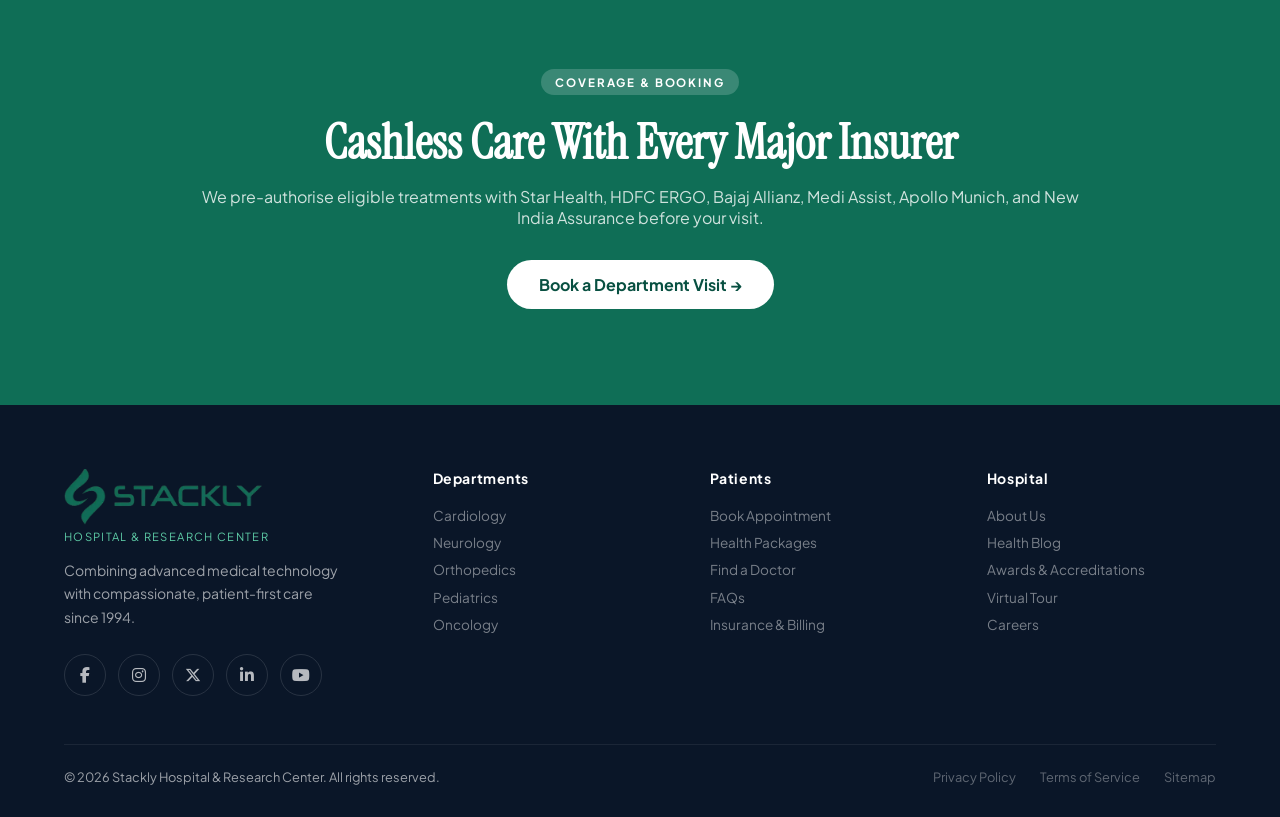
<file: service.html>
<!DOCTYPE html>
<html lang="en">
<head>
<meta charset="UTF-8">
<meta name="viewport" content="width=device-width, initial-scale=1.0">
<title>Services — Stackly Hospital & Research Center</title>
<link rel="preconnect" href="https://fonts.googleapis.com">
<link href="https://fonts.googleapis.com/css2?family=Plus+Jakarta+Sans:wght@300;400;500;600;700&family=Instrument+Serif:ital@0;1&display=swap" rel="stylesheet">

<link rel="stylesheet" href="https://cdnjs.cloudflare.com/ajax/libs/font-awesome/6.7.2/css/all.min.css">
<link rel="stylesheet" href="style.css">
<link rel="stylesheet" href="pages.css">
</head>
<body>

<!-- EMERGENCY BAR -->
<div class="emergency-bar" id="emergency-bar">
  <i class="fa-solid fa-truck-medical"></i>
 24/7 Emergency Helpline: <a href="tel:18007822559" style="color:#fff;text-decoration:underline">1800-STACKLY</a> — Ambulance dispatch in under 8 minutes
</div>

<!-- NAV -->
<nav id="main-nav">
  <div class="nav-logo">
   <div id="logo-image">
      <a href="./index.html">
        <img src="./src/logo-new.webp" alt="">
      </a>
    </div>
    <p>Hospital &amp; Research Center</p>
  </div>
  <div class="nav-links">
    <a href="./index.html" >Home</a>
    <a href="./about.html">About</a>
    <a href="./service.html" class="active">Services</a>
    <a href="./doctors.html">Doctors</a>
    <a href="./package.html">Packages</a>
    <a href="./blog.html">Blog</a>
    <a href="./contact.html">Contact</a>
  </div>
  <div class="nav-cta desktop">
<a href="./index.html#appointment" class="btn btn-outline">
  Book Appointment
</a>
    <a href="./login.html" class="btn btn-solid"> Login</a>
  </div>
  <div class="hamburger" id="hamburger" onclick="toggleMenu()">
    <span></span><span></span><span></span>
  </div>
</nav>
<div class="mobile-menu" id="mobile-menu">
  <a href="./index.html" onclick="closeMenu()">Home</a>
  <a href="./about.html" onclick="closeMenu()">About</a>
  <a href="./service.html" onclick="closeMenu()" class="active">Services</a>
  <a href="./doctors.html" onclick="closeMenu()">Doctors</a>
  <a href="./package.html" onclick="closeMenu()">Packages</a>
  <a href="./blog.html" onclick="closeMenu()">Blog</a>
  <a href="./contact.html" onclick="closeMenu()">Contact</a>
  <div class="nav-cta" style="margin-top:1rem;flex-direction:column;gap:.75rem;display:flex">
    <a href="./index.html#appointment" class="btn btn-outline" onclick="closeMenu()" style="width:100%;justify-content:center">Book Appointment</a>
    <a href="./login.html" class="btn btn-solid" onclick="closeMenu()" style="width:100%;justify-content:center">Login</a>
  </div>
</div>



<!-- 1. PAGE HERO -->
<section class="page-hero">
  <div class="page-hero-inner">
    <div class="reveal-left">
      <div class="page-hero-crumb"><a href="index.html">Home</a> / Services</div>
      <span class="section-label">Our Services</span>
      <h1>Comprehensive Care, <em>One Roof</em></h1>
      <p>From routine checkups to complex multi-specialty surgery, Stackly brings 16 departments and 250+ specialists together so your care never has to be split across hospitals.</p>
      <div class="page-hero-stats">
        <div class="phs-item"><strong>16</strong><span>Departments</span></div>
        <div class="phs-item"><strong>16</strong><span>Operation Theatres</span></div>
        <div class="phs-item"><strong>24/7</strong><span>Emergency Care</span></div>
      </div>
    </div>
    <div class="page-hero-img reveal-right">
      <img src="./src/service img/image1-compressed.webp" alt="Surgical team in operating theatre">
    </div>
  </div>
</section>

<!-- 2. ALL DEPARTMENTS -->
<section id="services">
  <div style="max-width:1280px;margin:0 auto">
    <div class="services-header">
      <div class="reveal">
        <span class="section-label">Departments</span>
        <h2 class="section-title">Every Specialty,<br>Properly Staffed</h2>
      </div>
    </div>
    <div class="grid-4">
      <div class="service-card reveal delay-1">
        <div class="svc-img"><img src="./src/service img/image2-compressed.webp" alt="Cardiology"></div>
        <div class="svc-body"><div class="svc-icon"><i class="fa-solid fa-heart-pulse"></i></div><div class="svc-title">Cardiology</div><div class="svc-desc">Interventional procedures, heart failure management, and preventive cardiology.</div><a href="./404.html" class="svc-link">Learn more →</a></div>
      </div>
      <div class="service-card reveal delay-2">
        <div class="svc-img"><img src="./src/home img/image20-compressed.webp" alt="Neurology"></div>
        <div class="svc-body"><div class="svc-icon"><i class="fa-solid fa-brain"></i></div><div class="svc-title">Neurology</div><div class="svc-desc">Stroke, epilepsy, Parkinson's disease, multiple sclerosis, and headache care.</div><a href="./404.html" class="svc-link">Learn more →</a></div>
      </div>
      <div class="service-card reveal delay-3">
        <div class="svc-img"><img src="./src/service img/image4-compressed.webp" alt="Orthopedics"></div>
        <div class="svc-body"><div class="svc-icon"><i class="fa-solid fa-bone"></i></div><div class="svc-title">Orthopedics</div><div class="svc-desc">Joint replacement, sports medicine, and minimally invasive spine surgery.</div><a href="./404.html" class="svc-link">Learn more →</a></div>
      </div>
      <div class="service-card reveal delay-4">
        <div class="svc-img"><img src="./src/images (1)-compressed.webp" alt="Pediatrics"></div>
        <div class="svc-body"><div class="svc-icon"><i class="fa-solid fa-baby"></i></div><div class="svc-title">Pediatrics</div><div class="svc-desc">Newborn screening through adolescence in child-friendly environments.</div><a href="./404.html" class="svc-link">Learn more →</a></div>
      </div>
      <div class="service-card reveal delay-1">
        <div class="svc-img"><img src="./src/service img/image6-compressed.webp" alt="Oncology"></div>
        <div class="svc-body"><div class="svc-icon"><i class="fa-solid fa-microscope"></i></div><div class="svc-title">Oncology</div><div class="svc-desc">Multidisciplinary cancer care with clinical trials and immunotherapy.</div><a href="./404.html" class="svc-link">Learn more →</a></div>
      </div>
      <div class="service-card reveal delay-2">
        <div class="svc-img"><img src="./src/service img/image7-compressed.webp" alt="Ophthalmology"></div>
        <div class="svc-body"><div class="svc-icon"><i class="fa-solid fa-eye"></i></div><div class="svc-title">Ophthalmology</div><div class="svc-desc">LASIK, cataract surgery, retinal care, and glaucoma treatment.</div><a href="./404.html" class="svc-link">Learn more →</a></div>
      </div>
      <div class="service-card reveal delay-3">
        <div class="svc-img"><img src="./src/service img/image8-compressed.webp" alt="Pulmonology"></div>
        <div class="svc-body"><div class="svc-icon"><i class="fa-solid fa-lungs"></i></div><div class="svc-title">Pulmonology</div><div class="svc-desc">Asthma, COPD, lung cancer screening, and sleep disorder care.</div><a href="./404.html" class="svc-link">Learn more →</a></div>
      </div>
      <div class="service-card reveal delay-4">
        <div class="svc-img"><img src="./src/service img/image9-compressed.webp" alt="Dental"></div>
        <div class="svc-body"><div class="svc-icon"><i class="fa-solid fa-tooth"></i></div><div class="svc-title">Dental Care</div><div class="svc-desc">Cosmetic dentistry, orthodontics, and oral surgery in a modern suite.</div><a href="./404.html" class="svc-link">Learn more →</a></div>
      </div>
      <div class="service-card reveal delay-1">
        <div class="svc-img"><img src="./src/service img/image10-compressed.webp" alt="Dermatology"></div>
        <div class="svc-body"><div class="svc-icon"><i class="fa-solid fa-bandage"></i></div><div class="svc-title">Dermatology</div><div class="svc-desc">Skin conditions, cosmetic dermatology, and laser treatments.</div><a href="./404.html" class="svc-link">Learn more →</a></div>
      </div>
      <div class="service-card reveal delay-2">
        <div class="svc-img"><img src="./src/service img/image11-compressed.webp" alt="Gastroenterology"></div>
        <div class="svc-body"><div class="svc-icon"><i class="fa-solid fa-stethoscope"></i></div><div class="svc-title">Gastroenterology</div><div class="svc-desc">Endoscopy, liver disease management, and digestive health care.</div><a href="./404.html" class="svc-link">Learn more →</a></div>
      </div>
      <div class="service-card reveal delay-3">
        <div class="svc-img"><img src="./src/service img/image12-compressed.webp" alt="Nephrology"></div>
        <div class="svc-body"><div class="svc-icon"><i class="fa-solid fa-droplet"></i></div><div class="svc-title">Nephrology</div><div class="svc-desc">Dialysis, kidney transplant evaluation, and chronic kidney care.</div><a href="./404.html" class="svc-link">Learn more →</a></div>
      </div>
      <div class="service-card reveal delay-4">
        <div class="svc-img"><img src="./src/service img/image13-compressed.webp" alt="ENT"></div>
        <div class="svc-body"><div class="svc-icon"><i class="fa-solid fa-ear-listen"></i></div><div class="svc-title">ENT</div><div class="svc-desc">Hearing care, sinus surgery, and voice and swallowing disorders.</div><a href="./404.html" class="svc-link">Learn more →</a></div>
      </div>
    </div>
  </div>
</section>

<!-- 3. HOW IT WORKS -->
<section id="process">
  <div style="max-width:1280px;margin:0 auto">
    <div style="text-align:center" class="reveal">
      <span class="section-label">How It Works</span>
      <h2 class="section-title">From Booking to Recovery</h2>
      <p class="section-sub" style="margin:0 auto">A consistent four-step path, whether you're here for a routine consult or a scheduled procedure.</p>
    </div>
    <div class="steps-row">
      <div class="step-card reveal delay-1"><div class="step-num">01</div><h4>Book a Slot</h4><p>Choose a department online, by app, or by calling our helpline — confirmed within 24 hours.</p></div>
      <div class="step-card reveal delay-2"><div class="step-num">02</div><h4>Consult &amp; Diagnose</h4><p>Meet your specialist, run any required diagnostics on-site, and get a clear treatment plan.</p></div>
      <div class="step-card reveal delay-3"><div class="step-num">03</div><h4>Treat</h4><p>Proceed with treatment or surgery, with insurance pre-authorisation handled by our desk.</p></div>
      <div class="step-card reveal delay-4"><div class="step-num">04</div><h4>Recover &amp; Follow Up</h4><p>Track recovery and lab results through the Stackly Patient App, with scheduled follow-ups.</p></div>
    </div>
  </div>
</section>

<!-- 4. TECHNOLOGY -->
<section id="tech">
  <div style="max-width:1280px;margin:0 auto">
    <div style="text-align:center" class="reveal">
      <span class="section-label">Equipment</span>
      <h2 class="section-title">Diagnostics That Don't Wait</h2>
      <p class="section-sub" style="margin:0 auto">In-house imaging and lab infrastructure means fewer referrals out, and faster answers.</p>
    </div>
    <div class="tech-grid">
      <div class="tech-card reveal delay-1">
        <div class="tech-img"><img src="./src/service img/image14-compressed.webp" alt="3T MRI suite"></div>
        <div class="tech-body"><h4>3T MRI Suite</h4><p>High-resolution imaging for neurological, orthopedic, and oncology cases.</p></div>
      </div>
      <div class="tech-card reveal delay-2">
        <div class="tech-img"><img src="./src/IMG_8449-compressed.webp" alt="256-slice CT scanner"></div>
        <div class="tech-body"><h4>256-Slice CT</h4><p>Rapid full-body scans with low radiation dose, used widely in trauma cases.</p></div>
      </div>
      <div class="tech-card reveal delay-3">
        <div class="tech-img"><img src="./src/service img/image16-compressed.webp" alt="Robotic surgery system"></div>
        <div class="tech-body"><h4>Robotic Surgery</h4><p>Minimally invasive robotic-assisted procedures for faster recovery times.</p></div>
      </div>
      <div class="tech-card reveal delay-4">
        <div class="tech-img"><img src="./src/service img/image17-compressed.webp" alt="PET-CT scanner">
        </div>
        <div class="tech-body"><h4>PET-CT Imaging</h4><p>Precise tumour staging and treatment-response tracking for oncology patients.</p></div>
      </div>
    </div>
  </div>
</section>

<!-- 5. INSURANCE / CTA -->
<section id="svc-cta">
  <div style="max-width:900px;margin:0 auto;text-align:center">
    <span class="section-label reveal">Coverage &amp; Booking</span>
    <h2 class="section-title reveal delay-1">Cashless Care With Every Major Insurer</h2>
    <p class="reveal delay-2">We pre-authorise eligible treatments with Star Health, HDFC ERGO, Bajaj Allianz, Medi Assist, Apollo Munich, and New India Assurance before your visit.</p>
    <a href="./404.html" class="btn-hero-primary reveal delay-3">Book a Department Visit →</a>
  </div>
</section>

<footer>
  <div class="footer-inner">
    <div class="footer-brand">
      <div id="logo-image">
      <a href="./index.html">
        <img src="./src/logo-new.webp" alt="">
      </a>
    </div>
      <p class="tagline">Hospital &amp; Research Center</p>
      <p class="desc">Combining advanced medical technology with compassionate, patient-first care since 1994.</p>
   <div class="footer-social">
  <a href="./404.html" aria-label="Facebook">
    <i class="fa-brands fa-facebook-f"></i>
  </a>

  <a href="./404.html" aria-label="Instagram">
    <i class="fa-brands fa-instagram"></i>
  </a>

  <a href="./404.html" aria-label="X">
    <i class="fa-brands fa-x-twitter"></i>
  </a>

  <a href="./404.html" aria-label="LinkedIn">
    <i class="fa-brands fa-linkedin-in"></i>
  </a>

  <a href="./404.html" aria-label="YouTube">
    <i class="fa-brands fa-youtube"></i>
  </a>
</div>
    </div>
    <div class="footer-col">
      <h4>Departments</h4>
      <a href="./service.html">Cardiology</a>
      <a href="./service.html">Neurology</a>
      <a href="./service.html">Orthopedics</a>
      <a href="./service.html">Pediatrics</a>
      <a href="./service.html">Oncology</a>
    </div>
    <div class="footer-col">
      <h4>Patients</h4>
      <a href="./index.html#appointment">Book Appointment</a>
      <a href="./package.html">Health Packages</a>
      <a href="./doctors.html">Find a Doctor</a>
      <a href="./404.html">FAQs</a>
      <a href="./404.html">Insurance &amp; Billing</a>
    </div>
    <div class="footer-col">
      <h4>Hospital</h4>
      <a href="./about.html">About Us</a>
      <a href="./blog.html">Health Blog</a>
      <a href="./404.html">Awards &amp; Accreditations</a>
      <a href="./404.html">Virtual Tour</a>
      <a href="./404.html">Careers</a>
    </div>
  </div>
  <div class="footer-bottom">
    <span>© 2026 Stackly Hospital &amp; Research Center. All rights reserved.</span>
    <div style="display:flex;gap:1.5rem">
      <a href="./404.html">Privacy Policy</a>
      <a href="./404.html">Terms of Service</a>
      <a href="./404.html">Sitemap</a>
    </div>
  </div>
</footer>
<script>
const revealEls = document.querySelectorAll('.reveal, .reveal-left, .reveal-right');
const revealObserver = new IntersectionObserver((entries) => {
  entries.forEach(entry => {
    if (entry.isIntersecting) {
      entry.target.classList.add('visible');
      revealObserver.unobserve(entry.target);
    }
  });
}, { threshold: 0.15, rootMargin: '0px 0px -40px 0px' });
revealEls.forEach(el => revealObserver.observe(el));


/* ===== Mobile menu ===== */
const hamburger = document.getElementById('hamburger');
const mobileMenu = document.getElementById('mobile-menu');
function toggleMenu(){
  hamburger.classList.toggle('open');
  mobileMenu.classList.toggle('open');
}
function closeMenu(){
  hamburger.classList.remove('open');
  mobileMenu.classList.remove('open');
}

</script>

</body>
</html>
</file>
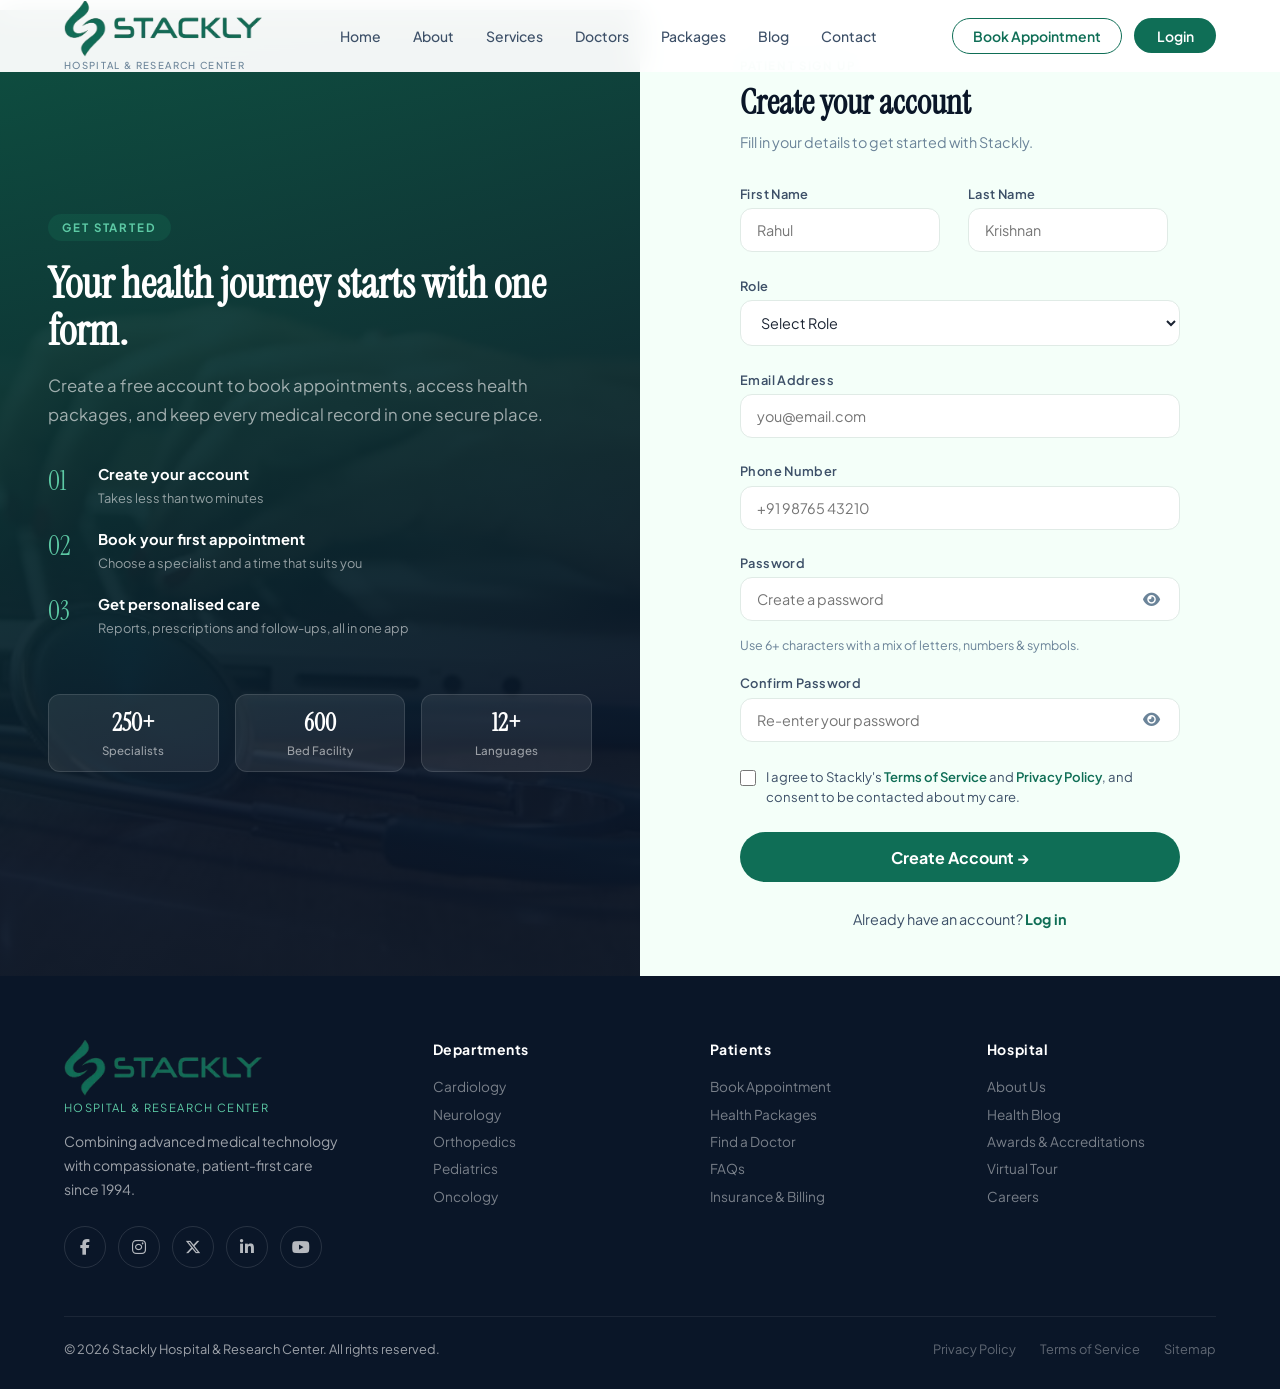
<file: signup.html>
<!DOCTYPE html>
<html lang="en">
<head>
<meta charset="UTF-8">
<meta name="viewport" content="width=device-width, initial-scale=1.0">
<title>Sign Up — Stackly Hospital & Research Center</title>
<link rel="preconnect" href="https://fonts.googleapis.com">
<link href="https://fonts.googleapis.com/css2?family=Plus+Jakarta+Sans:wght@300;400;500;600;700&family=Instrument+Serif:ital@0;1&display=swap" rel="stylesheet">
<link rel="stylesheet" href="https://cdnjs.cloudflare.com/ajax/libs/font-awesome/6.7.2/css/all.min.css">
<link rel="stylesheet" href="style.css">
<style>
/* ===== AUTH NAV ===== */
.auth-nav{display:flex;align-items:center;justify-content:space-between;padding:0 5vw;height:72px;background:rgba(255,255,255,.95);backdrop-filter:blur(14px);border-bottom:1px solid var(--border)}
.auth-nav a.nav-logo-link{text-decoration:none}
.auth-nav-hint{font-size:.85rem;color:var(--text-soft);margin-right:.6rem}
.auth-nav-right{display:flex;align-items:center}
#firstName,#lastName{
  width: 200PX;
}
/* ===== AUTH SHELL ===== */
.auth-shell{display:grid;grid-template-columns:1fr 1fr;min-height:100vh;margin-top: 10px;}

.auth-visual{position:relative;overflow:hidden;display:flex;flex-direction:column;justify-content:center;padding:3.5rem 3rem;gap:2.25rem}
.auth-visual::before{content:'';position:absolute;inset:0;background:url('./src/blog/image1-compressed.webp') center/cover;z-index:0}
.auth-visual::after{content:'';position:absolute;inset:0;background:linear-gradient(165deg,rgba(8,80,65,.93) 0%,rgba(10,22,40,.95) 75%);z-index:0}
.auth-visual>*{position:relative;z-index:1}
.auth-visual .section-title{font-size:clamp(1.9rem,3.4vw,2.6rem)}

.auth-steps{display:flex;flex-direction:column;gap:1.4rem}
.auth-step{display:flex;gap:1rem;align-items:flex-start}
.auth-step-num{font-family:var(--serif);font-size:1.6rem;color:#5DCAA5;width:2.1rem;flex-shrink:0;line-height:1.3}
.auth-step-text strong{display:block;font-size:.92rem;color:#fff;margin-bottom:.15rem}
.auth-step-text span{font-size:.8rem;color:rgba(255,255,255,.55);line-height:1.5}

/* ===== AUTH PANEL ===== */
.auth-panel{background:var(--cream);display:flex;align-items:center;justify-content:center;padding:3rem 2rem}
.auth-card{width:100%;max-width:440px}
.auth-card-eyebrow{font-size:.72rem;font-weight:700;letter-spacing:.14em;text-transform:uppercase;color:var(--teal-mid);margin-bottom:.6rem}
.auth-card h1{font-family:var(--serif);font-size:2.1rem;color:var(--navy);margin-bottom:.5rem;line-height:1.2}
.auth-card-sub{font-size:.9rem;color:var(--text-soft);margin-bottom:2rem;line-height:1.6}

.auth-input-wrap{position:relative;display:flex;align-items:center}
.auth-input-wrap input{width: 100%;}
.auth-input-wrap .toggle-eye{position:absolute;right:.85rem;top:50%;transform:translateY(-50%);width:30px;height:30px;display:flex;align-items:center;justify-content:center;background:none;border:none;border-radius:50%;color:var(--text-soft);cursor:pointer;font-size:.95rem;padding:0;transition:all var(--transition)}
.auth-input-wrap .toggle-eye:hover{background:var(--teal-light);color:var(--teal-dark)}

.auth-hint{font-size:.78rem;color:var(--text-soft);margin:-.65rem 0 1.25rem;line-height:1.5}

.auth-terms{display:flex;align-items:flex-start;gap:.6rem;font-size:.82rem;color:var(--text-mid);margin:.25rem 0 1.5rem;line-height:1.5}
.auth-terms input{margin-top:.2rem;width:16px;height:16px;accent-color:var(--teal);flex-shrink:0}
.auth-terms a{color:var(--teal);font-weight:600;text-decoration:none}

.auth-foot-link{text-align:center;font-size:.9rem;color:var(--text-mid);margin-top:1.75rem}
.auth-foot-link a{color:var(--teal);font-weight:700;text-decoration:none}

.auth-bottom{background:var(--cream);text-align:center;padding:1.5rem 5vw;border-top:1px solid var(--border);font-size:.8rem;color:var(--text-soft)}
.auth-bottom a{color:var(--text-soft);text-decoration:none;margin:0 .5rem}
.auth-bottom a:hover{color:var(--teal)}

@media(max-width:900px){
  .auth-shell{grid-template-columns:1fr}
  .auth-visual{padding:1.75rem 6vw;gap:0;min-height:auto}
  .auth-visual .auth-steps,.auth-visual .hero-stats{display:none}
  .auth-visual .section-title{font-size:1.5rem;margin-bottom:.5rem}
  .auth-visual .section-sub{font-size:.85rem}
  .auth-panel{padding:2.5rem 1.5rem}
}
@media(max-width:768px){
  #firstName,#lastName{
    width: 100%;
  }
}

@media(max-width:480px){
  .auth-nav{padding:0 6vw;height:64px}
  .auth-nav .btn{padding:.5rem 1rem;font-size:.8rem}
  .auth-nav-hint{display:none}
  .auth-card h1{font-size:1.75rem}
  .auth-card-sub{margin-bottom:1.5rem}
  .cf-row{grid-template-columns:1fr}
}
.error{
  display:block;
  color:#ff5f5f;
  font-size:.8rem;
  margin-top:1px;
  min-height:2px;
}
</style>
</head>
<body>
<!-- NAV -->
<nav id="main-nav">
  <div class="nav-logo">
    <div id="logo-image">
      <a href="./index.html">
        <img src="./src/logo-new.webp" alt="">
      </a>
    </div>
    <p>Hospital &amp; Research Center</p>
  </div>
  <div class="nav-links">
    <a href="./index.html" >Home</a>
    <a href="./about.html">About</a>
    <a href="./service.html" >Services</a>
    <a href="./doctors.html">Doctors</a>
    <a href="./package.html">Packages</a>
    <a href="./blog.html">Blog</a>
    <a href="./contact.html">Contact</a>
  </div>
  <div class="nav-cta desktop">
<a href="./index.html#appointment" class="btn btn-outline">
  Book Appointment
</a>
    <a href="./login.html" class="btn btn-solid"> Login</a>
  </div>
  <div class="hamburger" id="hamburger" onclick="toggleMenu()">
    <span></span><span></span><span></span>
  </div>
</nav>
<div class="mobile-menu" id="mobile-menu">
  <a href="./index.html" onclick="closeMenu()">Home</a>
  <a href="./about.html" onclick="closeMenu()">About</a>
  <a href="./service.html" onclick="closeMenu()" >Services</a>
  <a href="./doctors.html" onclick="closeMenu()">Doctors</a>
  <a href="./package.html" onclick="closeMenu()">Packages</a>
  <a href="./blog.html" onclick="closeMenu()">Blog</a>
  <a href="./contact.html" onclick="closeMenu()">Contact</a>
  <div class="nav-cta" style="margin-top:1rem;flex-direction:column;gap:.75rem;display:flex">
    <a href="./index.html#appointment" class="btn btn-outline" onclick="closeMenu()" style="width:100%;justify-content:center">Book Appointment</a>
    <a href="./login.html" class="btn btn-solid" onclick="closeMenu()" style="width:100%;justify-content:center">Login</a>
  </div>
</div>

<!-- AUTH SHELL -->
<div class="auth-shell">

  <!-- LEFT VISUAL PANEL -->
  <div class="auth-visual">
    <div class="appt-content reveal-left">
      <span class="section-label">Get Started</span>
      <h1 class="section-title">Your health journey starts with one form.</h1>
      <p class="section-sub">Create a free account to book appointments, access health packages, and keep every medical record in one secure place.</p>
    </div>
    <div class="auth-steps reveal-left delay-1">
      <div class="auth-step">
        <div class="auth-step-num">01</div>
        <div class="auth-step-text"><strong>Create your account</strong><span>Takes less than two minutes</span></div>
      </div>
      <div class="auth-step">
        <div class="auth-step-num">02</div>
        <div class="auth-step-text"><strong>Book your first appointment</strong><span>Choose a specialist and a time that suits you</span></div>
      </div>
      <div class="auth-step">
        <div class="auth-step-num">03</div>
        <div class="auth-step-text"><strong>Get personalised care</strong><span>Reports, prescriptions and follow-ups, all in one app</span></div>
      </div>
    </div>
    <div class="hero-stats reveal-left delay-2">
      <div class="h-stat"><strong>250+</strong><span>Specialists</span></div>
      <div class="h-stat"><strong>600</strong><span>Bed Facility</span></div>
      <div class="h-stat"><strong>12+</strong><span>Languages</span></div>
    </div>
  </div>

  <!-- RIGHT FORM PANEL -->
  <div class="auth-panel">
    <div class="auth-card reveal-right">
      <div class="auth-card-eyebrow">Patient Sign Up</div>
      <h1>Create your account</h1>
      <p class="auth-card-sub">Fill in your details to get started with Stackly.</p>
<form onsubmit="return false">

  
  <div class="cf-row">
    
    <div class="cf-group">
      <label>First Name</label>
      <input type="text" id="firstName" placeholder="Rahul">
      <small class="error" id="firstNameError"></small>
    </div>

    <div class="cf-group">
      <label>Last Name</label>
      <input type="text" id="lastName" placeholder="Krishnan">
      <small class="error" id="lastNameError"></small>
    </div>
    
  </div>
  
  <div class="cf-group">
    <label>Role</label>
    <select id="signupRole">
      <option value="">Select Role</option>
      <option value="user">Patient</option>
      <option value="admin">Admin</option>
    </select>
    <small class="error" id="roleError"></small>
  </div>
  <div class="cf-group">
    <label>Email Address</label>
    <input type="email" id="signupEmail" placeholder="you@email.com">
    <small class="error" id="emailError"></small>
  </div>

  <div class="cf-group">
    <label>Phone Number</label>
    <input type="tel" id="signupPhone" placeholder="+91 98765 43210">
    <small class="error" id="phoneError"></small>
  </div>

  <div class="cf-group">
    <label>Password</label>
    <div class="auth-input-wrap">
      <input type="password" id="signupPassword" placeholder="Create a password">
      <button type="button" class="toggle-eye"
        onclick="togglePassword('signupPassword', this)"
        aria-label="Toggle password visibility">
        <i class="fa-solid fa-eye"></i>
      </button>
    </div>
    <small class="error" id="passwordError"></small>
  </div>

  <p class="auth-hint">
    Use 6+ characters with a mix of letters, numbers & symbols.
  </p>

  <div class="cf-group">
    <label>Confirm Password</label>
    <div class="auth-input-wrap">
      <input type="password" id="confirmPassword" placeholder="Re-enter your password">
      <button type="button" class="toggle-eye"
        onclick="togglePassword('confirmPassword', this)"
        aria-label="Toggle password visibility">
        <i class="fa-solid fa-eye"></i>
      </button>
    </div>
    <small class="error" id="confirmPasswordError"></small>
  </div>

  <label class="auth-terms">
    <input type="checkbox" id="termsCheck">
    <span>
      I agree to Stackly's
      <a href="./404.html">Terms of Service</a>
      and
      <a href="./404.html">Privacy Policy</a>,
      and consent to be contacted about my care.
    </span>
  </label>

  <small class="error" id="termsError"></small>

  <button class="cf-submit" type="button" onclick="validateSignup(this)">
    Create Account →
  </button>

</form>
      <p class="auth-foot-link">Already have an account? <a href="./login.html">Log in</a></p>
    </div>
  </div>
</div>

<footer>
  <div class="footer-inner">
    <div class="footer-brand">
       <div id="logo-image">
      <a href="./index.html">
        <img src="./src/logo-new.webp" alt="">
      </a>
    </div>
      <p class="tagline">Hospital &amp; Research Center</p>
      <p class="desc">Combining advanced medical technology with compassionate, patient-first care since 1994.</p>
    <div class="footer-social">
  <a href="./404.html" aria-label="Facebook">
    <i class="fa-brands fa-facebook-f"></i>
  </a>

  <a href="./404.html" aria-label="Instagram">
    <i class="fa-brands fa-instagram"></i>
  </a>

  <a href="./404.html" aria-label="X">
    <i class="fa-brands fa-x-twitter"></i>
  </a>

  <a href="./404.html" aria-label="LinkedIn">
    <i class="fa-brands fa-linkedin-in"></i>
  </a>

  <a href="./404.html" aria-label="YouTube">
    <i class="fa-brands fa-youtube"></i>
  </a>
</div>
    </div>
    <div class="footer-col">
      <h4>Departments</h4>
      <a href="./service.html">Cardiology</a>
      <a href="./service.html">Neurology</a>
      <a href="./service.html">Orthopedics</a>
      <a href="./service.html">Pediatrics</a>
      <a href="./service.html">Oncology</a>
    </div>
    <div class="footer-col">
      <h4>Patients</h4>
      <a href="./index.html#appointment">Book Appointment</a>
      <a href="./package.html">Health Packages</a>
      <a href="./doctors.html">Find a Doctor</a>
      <a href="./404.html">FAQs</a>
      <a href="./404.html">Insurance &amp; Billing</a>
    </div>
    <div class="footer-col">
      <h4>Hospital</h4>
      <a href="./about.html">About Us</a>
      <a href="./blog.html">Health Blog</a>
      <a href="./404.html">Awards &amp; Accreditations</a>
      <a href="./404.html">Virtual Tour</a>
      <a href="./404.html">Careers</a>
    </div>
  </div>
  <div class="footer-bottom">
    <span>© 2026 Stackly Hospital &amp; Research Center. All rights reserved.</span>
    <div style="display:flex;gap:1.5rem">
      <a href="./404.html">Privacy Policy</a>
      <a href="./404.html">Terms of Service</a>
      <a href="./404.html">Sitemap</a>
    </div>
  </div>
</footer>
<script>
function togglePassword(id, btn){
  const input = document.getElementById(id);
  const icon = btn.querySelector('i');
  if(input.type === 'password'){
    input.type = 'text';
    icon.classList.remove('fa-eye'); icon.classList.add('fa-eye-slash');
  } else {
    input.type = 'password';
    icon.classList.remove('fa-eye-slash'); icon.classList.add('fa-eye');
  }
}

function handleAuthSubmit(btn, loadingText){
  const original = btn.textContent;
  btn.textContent = loadingText;
  btn.disabled = true;
  setTimeout(() => { btn.textContent = original; btn.disabled = false; }, 1800);
}

/* Scroll reveal */
const revealEls = document.querySelectorAll('.reveal, .reveal-left, .reveal-right');
const revealObserver = new IntersectionObserver((entries) => {
  entries.forEach(entry => {
    if (entry.isIntersecting) {
      entry.target.classList.add('visible');
      revealObserver.unobserve(entry.target);
    }
  });
}, { threshold: 0.1 });
revealEls.forEach(el => revealObserver.observe(el));



/* ===== Mobile menu ===== */
const hamburger = document.getElementById('hamburger');
const mobileMenu = document.getElementById('mobile-menu');
function toggleMenu(){
  hamburger.classList.toggle('open');
  mobileMenu.classList.toggle('open');
}
function closeMenu(){
  hamburger.classList.remove('open');
  mobileMenu.classList.remove('open');
}

function validateSignup(btn){

  const role = document.getElementById("signupRole").value;
  const firstName = document.getElementById("firstName").value.trim();
  const lastName = document.getElementById("lastName").value.trim();
  const email = document.getElementById("signupEmail").value.trim();
  const phone = document.getElementById("signupPhone").value.trim();
  const password = document.getElementById("signupPassword").value;
  const confirmPassword = document.getElementById("confirmPassword").value;
  const terms = document.getElementById("termsCheck").checked;

  document.querySelectorAll(".error").forEach(el => {
    el.textContent = "";
  });

  let valid = true;

  if(role === ""){
    document.getElementById("roleError").textContent =
      "Please select a role";
    valid = false;
  }

  if(firstName === ""){
    document.getElementById("firstNameError").textContent =
      "First name is required";
    valid = false;
  }
  else if(!/^[A-Za-z ]+$/.test(firstName)){
    document.getElementById("firstNameError").textContent =
      "Only letters allowed";
    valid = false;
  }

  if(lastName === ""){
    document.getElementById("lastNameError").textContent =
      "Last name is required";
    valid = false;
  }
  else if(!/^[A-Za-z ]+$/.test(lastName)){
    document.getElementById("lastNameError").textContent =
      "Only letters allowed";
    valid = false;
  }

  if(email === ""){
    document.getElementById("emailError").textContent =
      "Email is required";
    valid = false;
  }
  else if(!/^[^\s@]+@[^\s@]+\.(com|in)$/i.test(email)){
    document.getElementById("emailError").textContent =
      "Email must end with .com or .in";
    valid = false;
  }

  const cleanPhone = phone.replace(/\D/g,'');

  if(phone === ""){
    document.getElementById("phoneError").textContent =
      "Phone number is required";
    valid = false;
  }
  else if(!/^[6-9]\d{9}$/.test(cleanPhone)){
    document.getElementById("phoneError").textContent =
      "Enter a valid 10-digit mobile number";
    valid = false;
  }

  if(password === ""){
    document.getElementById("passwordError").textContent =
      "Password is required";
    valid = false;
  }
  else if(password.length < 6){
    document.getElementById("passwordError").textContent =
      "Minimum 6 characters required";
    valid = false;
  }

  if(confirmPassword === ""){
    document.getElementById("confirmPasswordError").textContent =
      "Confirm your password";
    valid = false;
  }
  else if(password !== confirmPassword){
    document.getElementById("confirmPasswordError").textContent =
      "Passwords do not match";
    valid = false;
  }

  if(!terms){
    document.getElementById("termsError").textContent =
      "You must accept the terms";
    valid = false;
  }

  if(!valid) return;

   btn.textContent = "Account Created ✓";

  setTimeout(() => {
      window.location.href = "login.html";
  }, 1000);
}
</script>

</body>
</html>
</file>
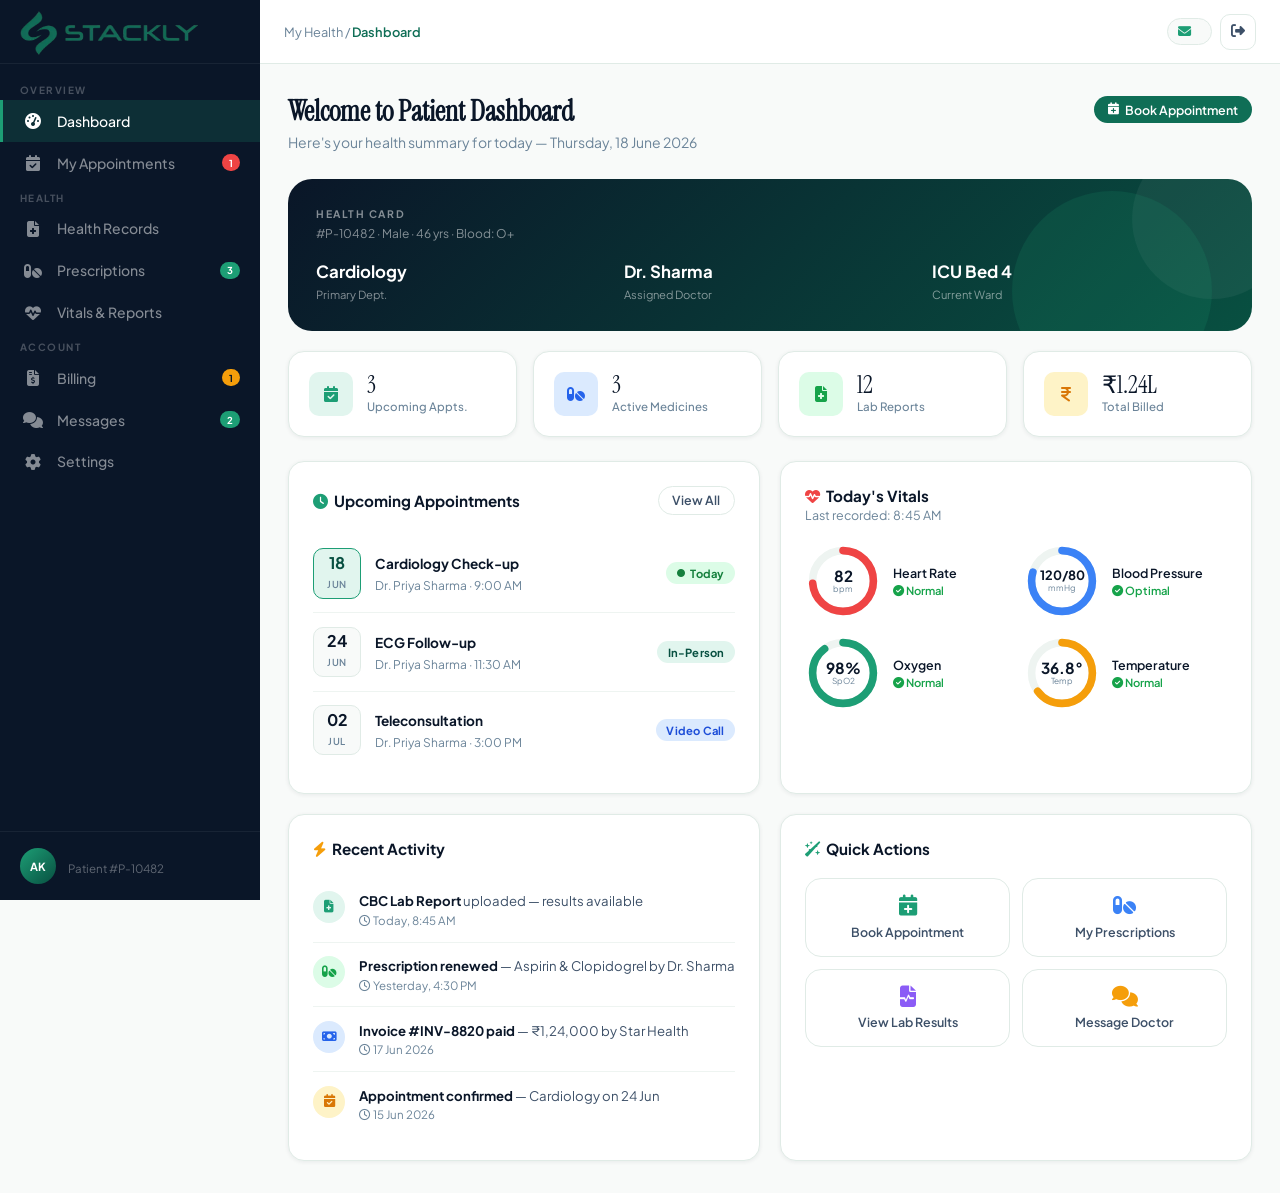
<file: user.html>
<!DOCTYPE html>
<html lang="en">
<head>
<meta charset="UTF-8">
<meta name="viewport" content="width=device-width, initial-scale=1.0">
<title>Stackly — My Health Portal</title>
<link rel="preconnect" href="https://fonts.googleapis.com">
<link href="https://fonts.googleapis.com/css2?family=Plus+Jakarta+Sans:wght@300;400;500;600;700&family=Instrument+Serif:ital@0;1&display=swap" rel="stylesheet">
<link rel="stylesheet" href="https://cdnjs.cloudflare.com/ajax/libs/font-awesome/6.7.2/css/all.min.css">
<style>
*,*::before,*::after{box-sizing:border-box;margin:0;padding:0;min-width:0}
:root{
  --teal:#0F6E56;--teal-light:#E1F5EE;--teal-mid:#1D9E75;--teal-dark:#085041;
  --navy:#0a1628;--navy-soft:#0d1f3c;
  --cream:#f8faf9;--white:#fff;
  --text:#1a2332;--text-mid:#3d5068;--text-soft:#6b8499;
  --border:#e0ebe6;--border-soft:#eef4f1;
  --red:#ef4444;--amber:#f59e0b;--blue:#3b82f6;--purple:#8b5cf6;
  --sans:'Plus Jakarta Sans',sans-serif;--serif:'Instrument Serif',serif;
  --r:10px;--r-lg:16px;--r-xl:24px;
  --sidebar:260px;--topbar:64px;
  --transition:0.25s cubic-bezier(0.4,0,0.2,1);
  --shadow-sm:0 1px 4px rgba(10,22,40,.07);
  --shadow:0 4px 20px rgba(10,22,40,.09);
  --shadow-lg:0 12px 40px rgba(10,22,40,.14);
}
html,body{width:100%;overflow-x:hidden}
body{font-family:var(--sans);color:var(--text);background:var(--cream)}

/* ═══════════════ SIDEBAR ═══════════════ */
/* DESKTOP (≥1025px): always visible, pushes main content */
.sidebar{
  position:fixed;top:0;left:0;bottom:0;width:var(--sidebar);
  background:var(--navy);z-index:70;
  display:flex;flex-direction:column;
  transition:transform var(--transition);
  overflow:hidden;
}

.sidebar-brand{
  height:var(--topbar);display:flex;align-items:center;
  padding:0 1.25rem;border-bottom:1px solid rgba(255,255,255,.06);
  gap:.75rem;flex-shrink:0;overflow:hidden;white-space:nowrap;
}
.sidebar-brand-icon{width:36px;height:36px;border-radius:var(--r);background:var(--teal-mid);display:flex;align-items:center;justify-content:center;flex-shrink:0;font-size:1.1rem;color:#fff}
.sidebar-brand-text h2{font-family:var(--serif);font-size:1.2rem;color:#fff;letter-spacing:-.3px}
.sidebar-brand-text p{font-size:.6rem;font-weight:600;letter-spacing:.13em;text-transform:uppercase;color:rgba(255,255,255,.35);margin-top:-1px}

.sidebar-scroll{flex:1;overflow-y:auto;overflow-x:hidden;padding:.75rem 0}
.sidebar-scroll::-webkit-scrollbar{width:4px}
.sidebar-scroll::-webkit-scrollbar-thumb{background:rgba(255,255,255,.08);border-radius:4px}

.nav-section-label{
  font-size:.62rem;font-weight:700;letter-spacing:.15em;text-transform:uppercase;
  color:rgba(255,255,255,.25);padding:.5rem 1.25rem .25rem;white-space:nowrap;
}
.nav-item{
  display:flex;align-items:center;gap:.85rem;
  padding:.65rem 1.25rem;font-size:.875rem;font-weight:500;
  color:rgba(255,255,255,.5);cursor:pointer;
  transition:all var(--transition);
  white-space:nowrap;text-decoration:none;
  border-left:3px solid transparent;
}
.nav-item:hover{color:rgba(255,255,255,.9);background:rgba(255,255,255,.05)}
.nav-item.active{color:#fff;background:rgba(29,158,117,.18);border-left-color:var(--teal-mid)}
.nav-item .nav-icon{width:20px;text-align:center;flex-shrink:0;font-size:1rem}
.nav-item .nav-label{flex:1}
.nav-item .nav-badge{background:var(--teal-mid);color:#fff;font-size:.6rem;font-weight:700;padding:.15rem .45rem;border-radius:50px;margin-left:auto;flex-shrink:0}
.nav-item .nav-badge.red{background:var(--red)}
.nav-item .nav-badge.amber{background:var(--amber);color:var(--navy)}

.sidebar-footer{padding:1rem 1.25rem;border-top:1px solid rgba(255,255,255,.06);flex-shrink:0;white-space:nowrap}
.sidebar-user{display:flex;align-items:center;gap:.75rem}
.sidebar-user-avatar{width:36px;height:36px;border-radius:50%;background:linear-gradient(135deg,var(--teal-mid),var(--teal-dark));display:flex;align-items:center;justify-content:center;font-size:.7rem;font-weight:700;color:#fff;flex-shrink:0}
.sidebar-user-info strong{display:block;font-size:.825rem;color:#fff;font-weight:600}
.sidebar-user-info span{font-size:.72rem;color:rgba(255,255,255,.35)}

/* ═══════════════ OVERLAY ═══════════════ */
.overlay{position:fixed;inset:0;background:rgba(10,22,40,.5);z-index:60;display:none;backdrop-filter:blur(2px)}
.overlay.active{display:block}

/* ═══════════════ TOPBAR ═══════════════ */
/* Desktop: offset by sidebar width */
.topbar{
  position:fixed;top:0;left:var(--sidebar);right:0;height:var(--topbar);
  background:var(--white);border-bottom:1px solid var(--border);
  display:flex;align-items:center;justify-content:space-between;
  padding:0 1.5rem;z-index:50;gap:.5rem;
  transition:left var(--transition);
}
.topbar-left{display:flex;align-items:center;gap:.75rem;flex-shrink:0}

/* Hamburger — hidden on desktop, shown on tablet/mobile */
.sidebar-toggle{
  width:36px;height:36px;min-width:36px;border-radius:var(--r);
  background:transparent;border:1px solid var(--border);cursor:pointer;
  display:none;align-items:center;justify-content:center;
  color:var(--text-mid);transition:all var(--transition);font-size:.95rem;flex-shrink:0
}
.sidebar-toggle:hover{background:var(--teal-light);color:var(--teal);border-color:var(--teal-mid)}

.topbar-breadcrumb{font-size:.8rem;color:var(--text-soft);white-space:nowrap;overflow:hidden;text-overflow:ellipsis}
.topbar-breadcrumb span{color:var(--teal);font-weight:600}

.topbar-right{display:flex;align-items:center;gap:.5rem;flex-shrink:0;margin-left:auto}
.topbar-email{
  display:flex;align-items:center;gap:.4rem;
  background:var(--cream);border:1px solid var(--border);
  border-radius:50px;padding:.35rem .85rem .35rem .6rem;
  font-size:.78rem;color:var(--text-mid);font-weight:500;
  white-space:nowrap;flex-shrink:0;
}
.topbar-email i{color:var(--teal-mid);font-size:.82rem;flex-shrink:0}
.topbar-btn{
  width:36px;height:36px;min-width:36px;border-radius:var(--r);
  background:transparent;border:1px solid var(--border);cursor:pointer;
  display:flex;align-items:center;justify-content:center;
  color:var(--text-mid);transition:all var(--transition);font-size:.9rem;
  position:relative;flex-shrink:0
}
.topbar-btn:hover{background:var(--teal-light);color:var(--teal);border-color:var(--teal-mid)}

/* ═══════════════ MAIN ═══════════════ */
/* Desktop: pushed right by sidebar */
.main{
  margin-left:var(--sidebar);
  padding-top:var(--topbar);
  min-height:100vh;
  overflow-x:hidden;
  transition:margin-left var(--transition);
}
.page{display:none;padding:2rem 1.75rem;animation:fadeUp .3s ease}
.page.active{display:block}
@keyframes fadeUp{from{opacity:0;transform:translateY(12px)}to{opacity:1;transform:none}}

/* ═══════════════ SHARED ═══════════════ */
.page-header{margin-bottom:1.75rem}
.page-header h1{font-family:var(--serif);font-size:1.75rem;color:var(--navy);line-height:1.15}
.page-header p{font-size:.875rem;color:var(--text-soft);margin-top:.3rem}
.page-header-row{display:flex;align-items:flex-start;justify-content:space-between;flex-wrap:wrap;gap:1rem}

.card{background:var(--white);border-radius:var(--r-lg);border:1px solid var(--border);padding:1.5rem;box-shadow:var(--shadow-sm);width:100%}
.card-header{display:flex;align-items:center;justify-content:space-between;margin-bottom:1.25rem;flex-wrap:wrap;gap:.5rem}
.card-title{font-size:.95rem;font-weight:700;color:var(--navy)}
.card-sub{font-size:.78rem;color:var(--text-soft);margin-top:.15rem}

.btn{display:inline-flex;align-items:center;gap:.4rem;border-radius:50px;font-family:var(--sans);font-size:.825rem;font-weight:600;cursor:pointer;transition:all var(--transition);border:none;text-decoration:none;padding:.5rem 1.1rem;white-space:nowrap}
.btn-primary{background:var(--teal);color:#fff}
.btn-primary:hover{background:var(--teal-dark);transform:translateY(-1px)}
.btn-outline{background:transparent;border:1.5px solid var(--border);color:var(--text-mid)}
.btn-outline:hover{border-color:var(--teal-mid);color:var(--teal)}
.btn-sm{padding:.35rem .85rem;font-size:.78rem}
.btn-danger{background:#fef2f2;color:var(--red);border:1px solid #fecaca}
.btn-danger:hover{background:var(--red);color:#fff}

.badge-pill{display:inline-flex;align-items:center;gap:.35rem;font-size:.7rem;font-weight:700;padding:.25rem .65rem;border-radius:50px;letter-spacing:.02em;white-space:nowrap}
.badge-green{background:#dcfce7;color:#15803d}
.badge-amber{background:#fef3c7;color:#92400e}
.badge-red{background:#fee2e2;color:#991b1b}
.badge-blue{background:#dbeafe;color:#1d4ed8}
.badge-purple{background:#ede9fe;color:#5b21b6}
.badge-teal{background:var(--teal-light);color:var(--teal-dark)}

.table-wrap{overflow-x:auto;-webkit-overflow-scrolling:touch;width:100%}
table{width:100%;border-collapse:collapse;font-size:.825rem}
thead th{text-align:left;font-size:.72rem;font-weight:700;letter-spacing:.07em;text-transform:uppercase;color:var(--text-soft);padding:.65rem 1rem;border-bottom:1.5px solid var(--border-soft);white-space:nowrap}
tbody tr{border-bottom:1px solid var(--border-soft);transition:background var(--transition)}
tbody tr:last-child{border-bottom:none}
tbody tr:hover{background:var(--cream)}
tbody td{padding:.75rem 1rem;color:var(--text-mid);vertical-align:middle}
tbody td strong{color:var(--navy)}

.stat-grid{
    display:grid;
    grid-template-columns:repeat(auto-fit,minmax(200px,1fr));
    gap:1rem;
    margin-bottom:1.5rem;
}
.stat-card{background:var(--white);border-radius:var(--r-lg);border:1px solid var(--border);padding:1.25rem;box-shadow:var(--shadow-sm);display:flex;align-items:center;gap:.85rem;width:100%}
.stat-icon{width:44px;height:44px;min-width:44px;border-radius:var(--r);display:flex;align-items:center;justify-content:center;font-size:1rem;flex-shrink:0}
.stat-icon.teal{background:var(--teal-light);color:var(--teal-mid)}
.stat-icon.blue{background:#dbeafe;color:#2563eb}
.stat-icon.amber{background:#fef3c7;color:#d97706}
.stat-icon.red{background:#fee2e2;color:#dc2626}
.stat-icon.green{background:#dcfce7;color:#16a34a}
.stat-icon.purple{background:#ede9fe;color:#7c3aed}
.stat-val{font-family:var(--serif);font-size:1.5rem;color:var(--navy);line-height:1}
.stat-lbl{font-size:.72rem;color:var(--text-soft);font-weight:500;margin-top:.15rem}

.grid-2{display:grid;grid-template-columns:1fr 1fr;gap:1.25rem}
.grid-3{display:grid;grid-template-columns:1fr 1fr 1fr;gap:1.25rem}

.progress-bar{height:6px;background:var(--border-soft);border-radius:50px;overflow:hidden;margin-top:.5rem}
.progress-fill{height:100%;border-radius:50px}

.chip{display:inline-flex;align-items:center;gap:.4rem;background:var(--cream);border:1px solid var(--border);border-radius:var(--r);padding:.3rem .75rem;font-size:.78rem;color:var(--text-mid);font-weight:500;white-space:nowrap}
.chip i{color:var(--teal-mid);font-size:.8rem}

/* ═══════════════ HEALTH CARD ═══════════════ */
.health-card{background:linear-gradient(135deg,var(--navy) 0%,var(--teal-dark) 100%);border-radius:var(--r-xl);padding:1.75rem;color:#fff;position:relative;overflow:hidden;margin-bottom:1.25rem;width:100%}
.health-card::before{content:'';position:absolute;right:-40px;top:-40px;width:160px;height:160px;border-radius:50%;background:rgba(255,255,255,.05)}
.health-card::after{content:'';position:absolute;right:40px;bottom:-60px;width:200px;height:200px;border-radius:50%;background:rgba(29,158,117,.15)}
.health-card-label{font-size:.65rem;font-weight:700;letter-spacing:.15em;text-transform:uppercase;color:rgba(255,255,255,.5);margin-bottom:.35rem}
.health-card-name{font-family:var(--serif);font-size:1.4rem;margin-bottom:.15rem}
.health-card-id{font-size:.75rem;color:rgba(255,255,255,.5)}
.health-card-grid{display:grid;grid-template-columns:repeat(3,1fr);gap:1rem;margin-top:1.25rem;position:relative;z-index:1}
.health-card-item strong{display:block;font-size:1.05rem;font-weight:700}
.health-card-item span{font-size:.7rem;color:rgba(255,255,255,.5)}

/* ═══════════════ APPOINTMENTS ═══════════════ */
.appt-item{display:flex;align-items:center;gap:.85rem;padding:.85rem 0;border-bottom:1px solid var(--border-soft);flex-wrap:wrap}
.appt-item:last-child{border-bottom:none}
.appt-date-block{text-align:center;width:48px;min-width:48px;flex-shrink:0;background:var(--cream);border:1px solid var(--border);border-radius:var(--r);padding:.35rem .25rem}
.appt-date-block strong{display:block;font-size:1rem;font-weight:700;color:var(--navy);line-height:1}
.appt-date-block span{font-size:.6rem;text-transform:uppercase;color:var(--text-soft);font-weight:600;letter-spacing:.08em}
.appt-date-block.today{background:var(--teal-light);border-color:var(--teal-mid)}
.appt-date-block.today strong{color:var(--teal-dark)}

/* ═══════════════ VITALS ═══════════════ */
.vitals-grid{display:grid;grid-template-columns:1fr 1fr;gap:1rem}
.vital-item{display:flex;align-items:center;gap:.75rem}
.vital-ring{position:relative;width:76px;height:76px;flex-shrink:0;min-width:76px}
.vital-ring svg{transform:rotate(-90deg)}
.vital-ring-center{position:absolute;inset:0;display:flex;flex-direction:column;align-items:center;justify-content:center}
.vital-ring-center strong{font-size:.95rem;font-weight:700;color:var(--navy);line-height:1}
.vital-ring-center span{font-size:.52rem;color:var(--text-soft)}

/* ═══════════════ DOCS ═══════════════ */
.doc-card{display:flex;align-items:center;gap:.85rem;padding:.85rem;background:var(--cream);border:1px solid var(--border);border-radius:var(--r);transition:all var(--transition);width:100%}
.doc-card:hover{border-color:var(--teal-mid);background:var(--teal-light)}
.doc-icon{width:42px;height:42px;min-width:42px;border-radius:var(--r);display:flex;align-items:center;justify-content:center;font-size:1rem;flex-shrink:0}

/* ═══════════════ FORMS ═══════════════ */
.form-input{width:100%;background:var(--white);border:1.5px solid var(--border);border-radius:var(--r);padding:.65rem 1rem;font-family:var(--sans);font-size:.875rem;color:var(--text);outline:none;transition:border-color var(--transition)}
.form-input:focus{border-color:var(--teal-mid)}
.form-label{font-size:.78rem;font-weight:600;color:var(--text-mid);margin-bottom:.35rem;display:block;letter-spacing:.03em}
.form-group{margin-bottom:1rem}
.form-row{display:grid;grid-template-columns:1fr 1fr;gap:1rem}

/* ═══════════════ TOGGLE ═══════════════ */
.toggle{position:relative;width:40px;height:22px;flex-shrink:0}
.toggle input{opacity:0;width:0;height:0}
.toggle-track{position:absolute;cursor:pointer;inset:0;background:var(--border);border-radius:50px;transition:.3s}
.toggle input:checked + .toggle-track{background:var(--teal-mid)}
.toggle-thumb{position:absolute;top:3px;left:3px;width:16px;height:16px;border-radius:50%;background:#fff;transition:.3s;box-shadow:0 1px 4px rgba(0,0,0,.2)}
.toggle input:checked ~ .toggle-thumb{transform:translateX(18px)}
.setting-row{display:flex;align-items:center;justify-content:space-between;padding:.85rem 0;border-bottom:1px solid var(--border-soft);gap:1rem}
.setting-row:last-child{border-bottom:none}
.setting-info strong{display:block;font-size:.875rem;font-weight:600;color:var(--navy)}
.setting-info p{font-size:.78rem;color:var(--text-soft);margin-top:.15rem}

/* ═══════════════ PRESCRIPTIONS ═══════════════ */
.rx-card{background:var(--white);border:1px solid var(--border);border-radius:var(--r-lg);padding:1.25rem;position:relative;overflow:hidden;width:100%}
.rx-card::before{content:'Rx';position:absolute;right:1rem;top:.5rem;font-family:var(--serif);font-size:2.5rem;color:var(--border);font-style:italic;line-height:1}
.rx-name{font-size:.95rem;font-weight:700;color:var(--navy);margin-bottom:.2rem}
.rx-dose{font-size:.78rem;color:var(--teal-mid);font-weight:600}
.rx-schedule{font-size:.75rem;color:var(--text-soft);margin-top:.5rem}
.rx-refill{display:flex;align-items:center;justify-content:space-between;margin-top:.75rem;padding-top:.75rem;border-top:1px solid var(--border-soft);flex-wrap:wrap;gap:.5rem}

/* ═══════════════ ACTIVITY ═══════════════ */
.activity-item{display:flex;align-items:flex-start;gap:.85rem;padding:.85rem 0;border-bottom:1px solid var(--border-soft)}
.activity-item:last-child{border-bottom:none}
.activity-dot{width:32px;height:32px;min-width:32px;border-radius:50%;display:flex;align-items:center;justify-content:center;font-size:.8rem;flex-shrink:0}
.activity-dot.teal{background:var(--teal-light);color:var(--teal-mid)}
.activity-dot.blue{background:#dbeafe;color:#2563eb}
.activity-dot.amber{background:#fef3c7;color:#d97706}
.activity-dot.green{background:#dcfce7;color:#16a34a}
.activity-text p{font-size:.825rem;color:var(--text-mid);line-height:1.45}
.activity-text p strong{color:var(--navy)}
.activity-time{font-size:.72rem;color:var(--text-soft);margin-top:.15rem}

/* ═══════════════════════════════════════
   RESPONSIVE BREAKPOINTS
   ≥1025px  → sidebar always open, pushes layout
   ≤1024px  → sidebar hidden, hamburger shows, drawer overlay
═══════════════════════════════════════ */

/* ── TABLET & MOBILE (≤1024px): sidebar becomes a drawer ── */
@media(max-width:1024px){
  /* Sidebar hides off-screen */
  .sidebar{transform:translateX(-100%)}
  .sidebar.open{transform:translateX(0)}

  /* Topbar spans full width */
  .topbar{left:0;right:0}

  /* Main fills full width */
  .main{margin-left:0}

  /* Show hamburger */
  .sidebar-toggle{display:flex}

  /* Hide breadcrumb on smaller tablets */
  .topbar-breadcrumb{display:none}

  /* 2-col stat grid on tablet */
  .grid-3{grid-template-columns:1fr 1fr}
}

/* ── TABLET PORTRAIT (≤768px) ── */
@media(max-width:768px){
  .page{padding:1.5rem 1.25rem}
  .grid-2,.grid-3{grid-template-columns:1fr}
  .health-card-grid{grid-template-columns:1fr 1fr}
  .form-row{grid-template-columns:1fr}
  .card{padding:1.25rem}
}

/* ── MOBILE (≤600px) ── */
@media(max-width:600px){
  .page{padding:1rem .875rem}
  .card{padding:1rem;border-radius:12px}
  .stat-card{padding:1rem}
  .page-header h1{font-size:1.4rem}
  .health-card{padding:1.25rem;border-radius:18px}
  .health-card-name{font-size:1.2rem}
  .health-card-grid{grid-template-columns:1fr 1fr}
  .vitals-grid{grid-template-columns:1fr 1fr}
  table{min-width:560px}
  /* email text hide on mobile, keep icon */
  .topbar-email{padding:.35rem .5rem}
}

/* ── SMALL PHONES (≤400px) ── */
@media(max-width:400px){
  .page{padding:.875rem .75rem}
  .health-card-grid{grid-template-columns:1fr}
  .page-header h1{font-size:1.2rem}
  .health-card-name{font-size:1.05rem}
  .stat-val{font-size:1.25rem}
  .vitals-grid{grid-template-columns:1fr}
  .vital-ring{width:68px;height:68px;min-width:68px}
  .vital-ring svg{width:68px;height:68px}
}
</style>
</head>
<body>

<!-- SIDEBAR -->
<aside class="sidebar" id="sidebar">
  <div class="sidebar-brand">
  <div class="sidebar-brand-text">
       <div id="logo-image">
        <a href="./index.html">
          <img src="./src/logo-new.webp" alt="" style="width: 180px;height: 50px;margin-top: 10px;">
        </a>
    </div>
    </div>
  </div>
  <div class="sidebar-scroll">
    <div class="nav-section-label">OVERVIEW</div>
    <a class="nav-item active" onclick="navigate('dashboard',this)">
      <span class="nav-icon"><i class="fa-solid fa-gauge-high"></i></span>
      <span class="nav-label">Dashboard</span>
    </a>
    <a class="nav-item" onclick="navigate('appointments',this)">
      <span class="nav-icon"><i class="fa-solid fa-calendar-check"></i></span>
      <span class="nav-label">My Appointments</span>
      <span class="nav-badge red">1</span>
    </a>
    <div class="nav-section-label">HEALTH</div>
    <a class="nav-item" onclick="navigate('records',this)">
      <span class="nav-icon"><i class="fa-solid fa-file-medical"></i></span>
      <span class="nav-label">Health Records</span>
    </a>
    <a class="nav-item" onclick="navigate('prescriptions',this)">
      <span class="nav-icon"><i class="fa-solid fa-pills"></i></span>
      <span class="nav-label">Prescriptions</span>
      <span class="nav-badge">3</span>
    </a>
    <a class="nav-item" onclick="navigate('vitals',this)">
      <span class="nav-icon"><i class="fa-solid fa-heart-pulse"></i></span>
      <span class="nav-label">Vitals & Reports</span>
    </a>
    <div class="nav-section-label">ACCOUNT</div>
    <a class="nav-item" onclick="navigate('billing',this)">
      <span class="nav-icon"><i class="fa-solid fa-file-invoice-dollar"></i></span>
      <span class="nav-label">Billing</span>
      <span class="nav-badge amber">1</span>
    </a>
    <a class="nav-item" onclick="navigate('messages',this)">
      <span class="nav-icon"><i class="fa-solid fa-comments"></i></span>
      <span class="nav-label">Messages</span>
      <span class="nav-badge">2</span>
    </a>
    <a class="nav-item" onclick="navigate('settings',this)">
      <span class="nav-icon"><i class="fa-solid fa-gear"></i></span>
      <span class="nav-label">Settings</span>
    </a>
  </div>
  <div class="sidebar-footer">
    <div class="sidebar-user">
      <div class="sidebar-user-avatar">AK</div>
      <div class="sidebar-user-info">
        <span>Patient #P-10482</span>
      </div>
    </div>
  </div>
</aside>

<!-- OVERLAY (tablet/mobile only) -->
<div class="overlay" id="overlay" onclick="closeSidebar()"></div>

<!-- TOPBAR -->
<header class="topbar">
  <div class="topbar-left">
    <!-- Only visible on tablet/mobile -->
    <button class="sidebar-toggle" onclick="toggleSidebar()" aria-label="Toggle sidebar">
      <i class="fa-solid fa-bars"></i>
    </button>
    <div class="topbar-breadcrumb">My Health / <span id="breadcrumb-label">Dashboard</span></div>
  </div>
  <div class="topbar-right">
    <div class="topbar-email">
      <i class="fas fa-envelope"></i>
      <span class="email-text" id="userEmail"></span>
    </div>
    <button class="topbar-btn" onclick="window.location.href='./login.html'" title="Logout">
      <i class="fas fa-sign-out-alt"></i>
    </button>
  </div>
</header>

<!-- MAIN -->
<main class="main" id="main">

<!-- ══════ DASHBOARD ══════ -->
<section class="page active" id="page-dashboard">
  <div class="page-header page-header-row">
    <div>
      <h1>Welcome to Patient Dashboard</h1>
      <p>Here's your health summary for today — Thursday, 18 June 2026</p>
    </div>
    <button class="btn btn-primary btn-sm"><i class="fa-solid fa-calendar-plus"></i> Book Appointment</button>
  </div>

  <div class="health-card">
    <div class="health-card-label">Health Card</div>
    <div class="health-card-id">#P-10482 · Male · 46 yrs · Blood: O+</div>
    <div class="health-card-grid">
      <div class="health-card-item"><strong>Cardiology</strong><span>Primary Dept.</span></div>
      <div class="health-card-item"><strong>Dr. Sharma</strong><span>Assigned Doctor</span></div>
      <div class="health-card-item"><strong>ICU Bed 4</strong><span>Current Ward</span></div>
    </div>
  </div>

  <div class="stat-grid">
    <div class="stat-card"><div class="stat-icon teal"><i class="fa-solid fa-calendar-check"></i></div><div><div class="stat-val">3</div><div class="stat-lbl">Upcoming Appts.</div></div></div>
    <div class="stat-card"><div class="stat-icon blue"><i class="fa-solid fa-pills"></i></div><div><div class="stat-val">3</div><div class="stat-lbl">Active Medicines</div></div></div>
    <div class="stat-card"><div class="stat-icon green"><i class="fa-solid fa-file-medical"></i></div><div><div class="stat-val">12</div><div class="stat-lbl">Lab Reports</div></div></div>
    <div class="stat-card"><div class="stat-icon amber"><i class="fa-solid fa-indian-rupee-sign"></i></div><div><div class="stat-val">₹1.24L</div><div class="stat-lbl">Total Billed</div></div></div>
  </div>

  <div class="grid-2" style="margin-bottom:1.25rem">
    <div class="card">
      <div class="card-header">
        <div><div class="card-title"><i class="fa-solid fa-clock" style="color:var(--teal-mid);margin-right:.4rem"></i>Upcoming Appointments</div></div>
        <button class="btn btn-outline btn-sm" onclick="navigate('appointments',document.querySelectorAll('.nav-item')[1])">View All</button>
      </div>
      <div class="appt-item">
        <div class="appt-date-block today"><strong>18</strong><span>Jun</span></div>
        <div style="flex:1"><strong style="font-size:.85rem;color:var(--navy)">Cardiology Check-up</strong><br><span style="font-size:.75rem;color:var(--text-soft)">Dr. Priya Sharma · 9:00 AM</span></div>
        <span class="badge-pill badge-green"><i class="fa-solid fa-circle" style="font-size:.5rem"></i> Today</span>
      </div>
      <div class="appt-item">
        <div class="appt-date-block"><strong>24</strong><span>Jun</span></div>
        <div style="flex:1"><strong style="font-size:.85rem;color:var(--navy)">ECG Follow-up</strong><br><span style="font-size:.75rem;color:var(--text-soft)">Dr. Priya Sharma · 11:30 AM</span></div>
        <span class="badge-pill badge-teal">In-Person</span>
      </div>
      <div class="appt-item">
        <div class="appt-date-block"><strong>02</strong><span>Jul</span></div>
        <div style="flex:1"><strong style="font-size:.85rem;color:var(--navy)">Teleconsultation</strong><br><span style="font-size:.75rem;color:var(--text-soft)">Dr. Priya Sharma · 3:00 PM</span></div>
        <span class="badge-pill badge-blue">Video Call</span>
      </div>
    </div>

    <div class="card">
      <div class="card-header">
        <div><div class="card-title"><i class="fa-solid fa-heart-pulse" style="color:var(--red);margin-right:.4rem"></i>Today's Vitals</div><div class="card-sub">Last recorded: 8:45 AM</div></div>
      </div>
      <div class="vitals-grid">
        <div class="vital-item">
          <div class="vital-ring"><svg width="76" height="76" viewBox="0 0 80 80"><circle cx="40" cy="40" r="32" fill="none" stroke="var(--border-soft)" stroke-width="8"/><circle cx="40" cy="40" r="32" fill="none" stroke="#ef4444" stroke-width="8" stroke-dasharray="148 201" stroke-linecap="round"/></svg><div class="vital-ring-center"><strong>82</strong><span>bpm</span></div></div>
          <div><div style="font-size:.78rem;font-weight:600;color:var(--navy)">Heart Rate</div><div style="font-size:.7rem;color:#16a34a;font-weight:600;margin-top:.15rem"><i class="fa-solid fa-circle-check"></i> Normal</div></div>
        </div>
        <div class="vital-item">
          <div class="vital-ring"><svg width="76" height="76" viewBox="0 0 80 80"><circle cx="40" cy="40" r="32" fill="none" stroke="var(--border-soft)" stroke-width="8"/><circle cx="40" cy="40" r="32" fill="none" stroke="var(--blue)" stroke-width="8" stroke-dasharray="160 201" stroke-linecap="round"/></svg><div class="vital-ring-center"><strong style="font-size:.8rem">120/80</strong><span>mmHg</span></div></div>
          <div><div style="font-size:.78rem;font-weight:600;color:var(--navy)">Blood Pressure</div><div style="font-size:.7rem;color:#16a34a;font-weight:600;margin-top:.15rem"><i class="fa-solid fa-circle-check"></i> Optimal</div></div>
        </div>
        <div class="vital-item">
          <div class="vital-ring"><svg width="76" height="76" viewBox="0 0 80 80"><circle cx="40" cy="40" r="32" fill="none" stroke="var(--border-soft)" stroke-width="8"/><circle cx="40" cy="40" r="32" fill="none" stroke="var(--teal-mid)" stroke-width="8" stroke-dasharray="180 201" stroke-linecap="round"/></svg><div class="vital-ring-center"><strong>98%</strong><span>SpO2</span></div></div>
          <div><div style="font-size:.78rem;font-weight:600;color:var(--navy)">Oxygen</div><div style="font-size:.7rem;color:#16a34a;font-weight:600;margin-top:.15rem"><i class="fa-solid fa-circle-check"></i> Normal</div></div>
        </div>
        <div class="vital-item">
          <div class="vital-ring"><svg width="76" height="76" viewBox="0 0 80 80"><circle cx="40" cy="40" r="32" fill="none" stroke="var(--border-soft)" stroke-width="8"/><circle cx="40" cy="40" r="32" fill="none" stroke="var(--amber)" stroke-width="8" stroke-dasharray="130 201" stroke-linecap="round"/></svg><div class="vital-ring-center"><strong>36.8°</strong><span>Temp</span></div></div>
          <div><div style="font-size:.78rem;font-weight:600;color:var(--navy)">Temperature</div><div style="font-size:.7rem;color:#16a34a;font-weight:600;margin-top:.15rem"><i class="fa-solid fa-circle-check"></i> Normal</div></div>
        </div>
      </div>
    </div>
  </div>

  <div class="grid-2">
    <div class="card">
      <div class="card-header"><div class="card-title"><i class="fa-solid fa-bolt" style="color:var(--amber);margin-right:.4rem"></i>Recent Activity</div></div>
      <div class="activity-item"><div class="activity-dot teal"><i class="fa-solid fa-file-medical"></i></div><div class="activity-text"><p><strong>CBC Lab Report</strong> uploaded — results available</p><div class="activity-time"><i class="fa-regular fa-clock"></i> Today, 8:45 AM</div></div></div>
      <div class="activity-item"><div class="activity-dot green"><i class="fa-solid fa-pills"></i></div><div class="activity-text"><p><strong>Prescription renewed</strong> — Aspirin &amp; Clopidogrel by Dr. Sharma</p><div class="activity-time"><i class="fa-regular fa-clock"></i> Yesterday, 4:30 PM</div></div></div>
      <div class="activity-item"><div class="activity-dot blue"><i class="fa-solid fa-money-bill"></i></div><div class="activity-text"><p><strong>Invoice #INV-8820 paid</strong> — ₹1,24,000 by Star Health</p><div class="activity-time"><i class="fa-regular fa-clock"></i> 17 Jun 2026</div></div></div>
      <div class="activity-item"><div class="activity-dot amber"><i class="fa-solid fa-calendar-check"></i></div><div class="activity-text"><p><strong>Appointment confirmed</strong> — Cardiology on 24 Jun</p><div class="activity-time"><i class="fa-regular fa-clock"></i> 15 Jun 2026</div></div></div>
    </div>

    <div class="card">
      <div class="card-header"><div class="card-title"><i class="fa-solid fa-wand-sparkles" style="color:var(--teal-mid);margin-right:.4rem"></i>Quick Actions</div></div>
      <div style="display:grid;grid-template-columns:1fr 1fr;gap:.75rem">
        <button class="btn btn-outline" style="flex-direction:column;align-items:center;padding:1rem;border-radius:var(--r-lg);height:auto;gap:.5rem;width:100%" onclick="navigate('appointments',document.querySelectorAll('.nav-item')[1])"><i class="fa-solid fa-calendar-plus" style="font-size:1.3rem;color:var(--teal-mid)"></i><span style="font-size:.78rem;text-align:center">Book Appointment</span></button>
        <button class="btn btn-outline" style="flex-direction:column;align-items:center;padding:1rem;border-radius:var(--r-lg);height:auto;gap:.5rem;width:100%" onclick="navigate('prescriptions',document.querySelectorAll('.nav-item')[3])"><i class="fa-solid fa-pills" style="font-size:1.3rem;color:var(--blue)"></i><span style="font-size:.78rem;text-align:center">My Prescriptions</span></button>
        <button class="btn btn-outline" style="flex-direction:column;align-items:center;padding:1rem;border-radius:var(--r-lg);height:auto;gap:.5rem;width:100%" onclick="navigate('records',document.querySelectorAll('.nav-item')[2])"><i class="fa-solid fa-file-waveform" style="font-size:1.3rem;color:var(--purple)"></i><span style="font-size:.78rem;text-align:center">View Lab Results</span></button>
        <button class="btn btn-outline" style="flex-direction:column;align-items:center;padding:1rem;border-radius:var(--r-lg);height:auto;gap:.5rem;width:100%" onclick="navigate('messages',document.querySelectorAll('.nav-item')[6])"><i class="fa-solid fa-comments" style="font-size:1.3rem;color:var(--amber)"></i><span style="font-size:.78rem;text-align:center">Message Doctor</span></button>
      </div>
    </div>
  </div>
</section>

<!-- ══════ APPOINTMENTS ══════ -->
<section class="page" id="page-appointments">
  <div class="page-header page-header-row">
    <div><h1>My Appointments</h1><p>Manage all your scheduled visits</p></div>
    <button class="btn btn-primary btn-sm"><i class="fa-solid fa-calendar-plus"></i> Book New</button>
  </div>
  <div class="stat-grid">
    <div class="stat-card"><div class="stat-icon teal"><i class="fa-solid fa-calendar-day"></i></div><div><div class="stat-val">1</div><div class="stat-lbl">Today</div></div></div>
    <div class="stat-card"><div class="stat-icon blue"><i class="fa-solid fa-calendar-week"></i></div><div><div class="stat-val">3</div><div class="stat-lbl">Upcoming</div></div></div>
    <div class="stat-card"><div class="stat-icon green"><i class="fa-solid fa-circle-check"></i></div><div><div class="stat-val">14</div><div class="stat-lbl">Completed</div></div></div>
    <div class="stat-card"><div class="stat-icon red"><i class="fa-solid fa-circle-xmark"></i></div><div><div class="stat-val">1</div><div class="stat-lbl">Cancelled</div></div></div>
  </div>
  <div class="card">
    <div class="card-header">
      <div class="card-title"><i class="fa-solid fa-calendar-check" style="color:var(--teal-mid);margin-right:.4rem"></i>All Appointments</div>
      <select style="background:var(--white);border:1.5px solid var(--border);border-radius:var(--r);padding:.4rem .75rem;font-size:.78rem;outline:none;flex-shrink:0"><option>All</option><option>Upcoming</option><option>Completed</option><option>Cancelled</option></select>
    </div>
    <div class="table-wrap">
      <table>
        <thead><tr><th>#</th><th>Type</th><th>Doctor</th><th>Department</th><th>Date & Time</th><th>Mode</th><th>Status</th><th>Action</th></tr></thead>
        <tbody>
          <tr><td style="color:var(--text-soft)">#A-2841</td><td><strong>Cardiology Check-up</strong></td><td>Dr. Priya Sharma</td><td><span class="chip"><i class="fa-solid fa-heart-pulse"></i>Cardiology</span></td><td>18 Jun · 9:00 AM</td><td><span class="badge-pill badge-teal">In-Person</span></td><td><span class="badge-pill badge-green"><i class="fa-solid fa-circle" style="font-size:.5rem"></i> Today</span></td><td><button class="btn btn-outline btn-sm"><i class="fa-solid fa-eye"></i></button></td></tr>
          <tr><td style="color:var(--text-soft)">#A-2793</td><td><strong>ECG Follow-up</strong></td><td>Dr. Priya Sharma</td><td><span class="chip"><i class="fa-solid fa-heart-pulse"></i>Cardiology</span></td><td>24 Jun · 11:30 AM</td><td><span class="badge-pill badge-teal">In-Person</span></td><td><span class="badge-pill badge-blue">Upcoming</span></td><td><button class="btn btn-outline btn-sm"><i class="fa-solid fa-eye"></i></button></td></tr>
          <tr><td style="color:var(--text-soft)">#A-2811</td><td><strong>Teleconsultation</strong></td><td>Dr. Priya Sharma</td><td><span class="chip"><i class="fa-solid fa-heart-pulse"></i>Cardiology</span></td><td>02 Jul · 3:00 PM</td><td><span class="badge-pill badge-blue">Video Call</span></td><td><span class="badge-pill badge-blue">Upcoming</span></td><td><button class="btn btn-outline btn-sm"><i class="fa-solid fa-eye"></i></button></td></tr>
          <tr><td style="color:var(--text-soft)">#A-2750</td><td><strong>Routine Check-up</strong></td><td>Dr. Priya Sharma</td><td><span class="chip"><i class="fa-solid fa-heart-pulse"></i>Cardiology</span></td><td>14 Jun · 10:00 AM</td><td><span class="badge-pill badge-teal">In-Person</span></td><td><span class="badge-pill badge-green">Completed</span></td><td><button class="btn btn-outline btn-sm"><i class="fa-solid fa-eye"></i></button></td></tr>
          <tr><td style="color:var(--text-soft)">#A-2689</td><td><strong>Blood Work Review</strong></td><td>Dr. Priya Sharma</td><td><span class="chip"><i class="fa-solid fa-heart-pulse"></i>Cardiology</span></td><td>01 Jun · 9:30 AM</td><td><span class="badge-pill badge-teal">In-Person</span></td><td><span class="badge-pill badge-green">Completed</span></td><td><button class="btn btn-outline btn-sm"><i class="fa-solid fa-eye"></i></button></td></tr>
          <tr><td style="color:var(--text-soft)">#A-2601</td><td><strong>Angiography Review</strong></td><td>Dr. Priya Sharma</td><td><span class="chip"><i class="fa-solid fa-heart-pulse"></i>Cardiology</span></td><td>12 May · 2:00 PM</td><td><span class="badge-pill badge-teal">In-Person</span></td><td><span class="badge-pill badge-red">Cancelled</span></td><td><button class="btn btn-outline btn-sm"><i class="fa-solid fa-eye"></i></button></td></tr>
        </tbody>
      </table>
    </div>
  </div>
</section>

<!-- ══════ HEALTH RECORDS ══════ -->
<section class="page" id="page-records">
  <div class="page-header page-header-row">
    <div><h1>Health Records</h1><p>Your complete medical history and lab reports</p></div>
    <button class="btn btn-outline btn-sm"><i class="fa-solid fa-download"></i> Download All</button>
  </div>
  <div class="grid-2">
    <div class="card">
      <div class="card-header"><div class="card-title"><i class="fa-solid fa-flask" style="color:var(--teal-mid);margin-right:.4rem"></i>Lab Reports</div></div>
      <div style="display:flex;flex-direction:column;gap:.6rem">
        <div class="doc-card"><div class="doc-icon" style="background:#dbeafe;color:#2563eb"><i class="fa-solid fa-vial"></i></div><div style="flex:1"><div style="font-size:.85rem;font-weight:600;color:var(--navy)">CBC Report</div><div style="font-size:.72rem;color:var(--text-soft)">18 Jun 2026</div></div><span class="badge-pill badge-green">New</span><button class="btn btn-outline btn-sm"><i class="fa-solid fa-download"></i></button></div>
        <div class="doc-card"><div class="doc-icon" style="background:#dcfce7;color:#16a34a"><i class="fa-solid fa-heart"></i></div><div style="flex:1"><div style="font-size:.85rem;font-weight:600;color:var(--navy)">Echocardiogram</div><div style="font-size:.72rem;color:var(--text-soft)">14 Jun 2026</div></div><button class="btn btn-outline btn-sm"><i class="fa-solid fa-download"></i></button></div>
        <div class="doc-card"><div class="doc-icon" style="background:#fef3c7;color:#d97706"><i class="fa-solid fa-droplet"></i></div><div style="flex:1"><div style="font-size:.85rem;font-weight:600;color:var(--navy)">Lipid Profile</div><div style="font-size:.72rem;color:var(--text-soft)">01 Jun 2026</div></div><button class="btn btn-outline btn-sm"><i class="fa-solid fa-download"></i></button></div>
        <div class="doc-card"><div class="doc-icon" style="background:#ede9fe;color:#7c3aed"><i class="fa-solid fa-x-ray"></i></div><div style="flex:1"><div style="font-size:.85rem;font-weight:600;color:var(--navy)">Chest X-Ray</div><div style="font-size:.72rem;color:var(--text-soft)">20 May 2026</div></div><button class="btn btn-outline btn-sm"><i class="fa-solid fa-download"></i></button></div>
        <div class="doc-card"><div class="doc-icon" style="background:#fee2e2;color:#dc2626"><i class="fa-solid fa-heart-pulse"></i></div><div style="flex:1"><div style="font-size:.85rem;font-weight:600;color:var(--navy)">ECG Strip</div><div style="font-size:.72rem;color:var(--text-soft)">14 Jun 2026</div></div><button class="btn btn-outline btn-sm"><i class="fa-solid fa-download"></i></button></div>
      </div>
    </div>
    <div class="card">
      <div class="card-header"><div class="card-title"><i class="fa-solid fa-notes-medical" style="color:var(--teal-mid);margin-right:.4rem"></i>Doctor's Notes</div></div>
      <div style="display:flex;flex-direction:column;gap:.85rem">
        <div style="background:var(--cream);border-radius:var(--r);padding:1rem;border:1px solid var(--border)">
          <div style="display:flex;align-items:center;justify-content:space-between;margin-bottom:.5rem;flex-wrap:wrap;gap:.35rem"><strong style="font-size:.85rem;color:var(--navy)">Post-Angiography Note</strong><span style="font-size:.72rem;color:var(--text-soft)">14 Jun 2026</span></div>
          <p style="font-size:.8rem;color:var(--text-mid);line-height:1.65">Patient recovering well post-angiography. Left anterior descending artery stent placed successfully. Continue dual antiplatelet therapy for 12 months. Review in 2 weeks.</p>
          <div style="margin-top:.5rem;font-size:.72rem;color:var(--text-soft)">— Dr. Priya Sharma, Cardiologist</div>
        </div>
        <div style="background:var(--cream);border-radius:var(--r);padding:1rem;border:1px solid var(--border)">
          <div style="display:flex;align-items:center;justify-content:space-between;margin-bottom:.5rem;flex-wrap:wrap;gap:.35rem"><strong style="font-size:.85rem;color:var(--navy)">Admission Note</strong><span style="font-size:.72rem;color:var(--text-soft)">14 Jun 2026</span></div>
          <p style="font-size:.8rem;color:var(--text-mid);line-height:1.65">Patient admitted with acute chest pain. ECG shows ST-elevation in leads V1–V4. Emergency cath lab activated. Family informed.</p>
          <div style="margin-top:.5rem;font-size:.72rem;color:var(--text-soft)">— Dr. Priya Sharma, Cardiologist</div>
        </div>
      </div>
    </div>
  </div>
</section>

<!-- ══════ PRESCRIPTIONS ══════ -->
<section class="page" id="page-prescriptions">
  <div class="page-header page-header-row">
    <div><h1>Prescriptions</h1><p>Your current medicines and dosage schedule</p></div>
    <button class="btn btn-outline btn-sm"><i class="fa-solid fa-download"></i> Download All</button>
  </div>
  <div class="stat-grid";">
    <div class="stat-card"><div class="stat-icon green"><i class="fa-solid fa-pills"></i></div><div><div class="stat-val">3</div><div class="stat-lbl">Active Medicines</div></div></div>
    <div class="stat-card"><div class="stat-icon amber"><i class="fa-solid fa-clock-rotate-left"></i></div><div><div class="stat-val">1</div><div class="stat-lbl">Refill Due</div></div></div>
    <div class="stat-card"><div class="stat-icon teal"><i class="fa-solid fa-calendar-check"></i></div><div><div class="stat-val">12 mo</div><div class="stat-lbl">Treatment Duration</div></div></div>
  </div>
  <div style="display:grid;grid-template-columns:repeat(auto-fill,minmax(260px,1fr));gap:1.25rem">
    <div class="rx-card"><div class="rx-name">Aspirin 75mg</div><div class="rx-dose">1 tablet daily</div><div class="rx-schedule"><i class="fa-solid fa-sun" style="color:var(--amber);margin-right:.3rem"></i>Morning · After food</div><div class="rx-refill"><div><div style="font-size:.72rem;color:var(--text-soft)">Refill Progress</div><div class="progress-bar" style="width:140px;margin-top:.4rem"><div class="progress-fill" style="width:74%;background:var(--teal-mid)"></div></div><div style="font-size:.7rem;color:var(--text-soft);margin-top:.3rem">22 of 30 days remaining</div></div><span class="badge-pill badge-green">Active</span></div></div>
    <div class="rx-card"><div class="rx-name">Clopidogrel 75mg</div><div class="rx-dose">1 tablet daily</div><div class="rx-schedule"><i class="fa-solid fa-sun" style="color:var(--amber);margin-right:.3rem"></i>Morning · After food</div><div class="rx-refill"><div><div style="font-size:.72rem;color:var(--text-soft)">Refill Progress</div><div class="progress-bar" style="width:140px;margin-top:.4rem"><div class="progress-fill" style="width:20%;background:var(--red)"></div></div><div style="font-size:.7rem;color:var(--red);font-weight:600;margin-top:.3rem"><i class="fa-solid fa-triangle-exclamation"></i> 6 of 30 days left</div></div><span class="badge-pill badge-amber">Refill Soon</span></div></div>
    <div class="rx-card"><div class="rx-name">Atorvastatin 40mg</div><div class="rx-dose">1 tablet at night</div><div class="rx-schedule"><i class="fa-solid fa-moon" style="color:var(--navy);margin-right:.3rem"></i>Night · Before bed</div><div class="rx-refill"><div><div style="font-size:.72rem;color:var(--text-soft)">Refill Progress</div><div class="progress-bar" style="width:140px;margin-top:.4rem"><div class="progress-fill" style="width:60%;background:var(--teal-mid)"></div></div><div style="font-size:.7rem;color:var(--text-soft);margin-top:.3rem">18 of 30 days remaining</div></div><span class="badge-pill badge-green">Active</span></div></div>
  </div>
</section>

<!-- ══════ VITALS ══════ -->
<section class="page" id="page-vitals">
  <div class="page-header page-header-row">
    <div><h1>Vitals & Reports</h1><p>Track your health metrics over time</p></div>
    <button class="btn btn-primary btn-sm"><i class="fa-solid fa-plus"></i> Log Vitals</button>
  </div>
  <div class="stat-grid">
    <div class="stat-card"><div class="stat-icon red"><i class="fa-solid fa-heart-pulse"></i></div><div><div class="stat-val">82 bpm</div><div class="stat-lbl">Heart Rate</div></div></div>
    <div class="stat-card"><div class="stat-icon blue"><i class="fa-solid fa-gauge"></i></div><div><div class="stat-val">120/80</div><div class="stat-lbl">Blood Pressure</div></div></div>
    <div class="stat-card"><div class="stat-icon teal"><i class="fa-solid fa-lungs"></i></div><div><div class="stat-val">98%</div><div class="stat-lbl">SpO2</div></div></div>
    <div class="stat-card"><div class="stat-icon amber"><i class="fa-solid fa-thermometer-half"></i></div><div><div class="stat-val">36.8°C</div><div class="stat-lbl">Temperature</div></div></div>
  </div>
  <div class="card">
    <div class="card-header"><div class="card-title"><i class="fa-solid fa-chart-line" style="color:var(--teal-mid);margin-right:.4rem"></i>Heart Rate — Last 7 Days</div></div>
    <div style="display:flex;align-items:flex-end;gap:8px;height:120px;padding:.5rem 0">
      <div style="flex:1;display:flex;flex-direction:column;align-items:center;gap:.35rem"><div style="flex:.77;width:100%;border-radius:6px 6px 0 0;background:var(--teal-light)"></div><span style="font-size:.65rem;color:var(--text-soft)">Mon</span></div>
      <div style="flex:1;display:flex;flex-direction:column;align-items:center;gap:.35rem"><div style="flex:.84;width:100%;border-radius:6px 6px 0 0;background:var(--teal-light)"></div><span style="font-size:.65rem;color:var(--text-soft)">Tue</span></div>
      <div style="flex:1;display:flex;flex-direction:column;align-items:center;gap:.35rem"><div style="flex:.80;width:100%;border-radius:6px 6px 0 0;background:var(--teal-light)"></div><span style="font-size:.65rem;color:var(--text-soft)">Wed</span></div>
      <div style="flex:1;display:flex;flex-direction:column;align-items:center;gap:.35rem"><div style="flex:.76;width:100%;border-radius:6px 6px 0 0;background:var(--teal-light)"></div><span style="font-size:.65rem;color:var(--text-soft)">Thu</span></div>
      <div style="flex:1;display:flex;flex-direction:column;align-items:center;gap:.35rem"><div style="flex:.88;width:100%;border-radius:6px 6px 0 0;background:var(--teal-light)"></div><span style="font-size:.65rem;color:var(--text-soft)">Fri</span></div>
      <div style="flex:1;display:flex;flex-direction:column;align-items:center;gap:.35rem"><div style="flex:.83;width:100%;border-radius:6px 6px 0 0;background:var(--teal-light)"></div><span style="font-size:.65rem;color:var(--text-soft)">Sat</span></div>
      <div style="flex:1;display:flex;flex-direction:column;align-items:center;gap:.35rem"><div style="flex:.81;width:100%;border-radius:6px 6px 0 0;background:var(--teal-mid)"></div><span style="font-size:.65rem;color:var(--teal-mid);font-weight:700">Today</span></div>
    </div>
    <div style="display:flex;justify-content:space-between;font-size:.75rem;color:var(--text-soft);margin-top:.5rem"><span>Avg: 82 bpm</span><span>Min: 77 bpm</span><span>Max: 89 bpm</span></div>
  </div>
</section>

<!-- ══════ BILLING ══════ -->
<section class="page" id="page-billing">
  <div class="page-header page-header-row">
    <div><h1>My Billing</h1><p>Invoices, payments, and insurance claims</p></div>
    <button class="btn btn-outline btn-sm"><i class="fa-solid fa-download"></i> Download Summary</button>
  </div>
  <div class="stat-grid">
    <div class="stat-card"><div class="stat-icon teal"><i class="fa-solid fa-indian-rupee-sign"></i></div><div><div class="stat-val">₹1.24L</div><div class="stat-lbl">Total Billed</div></div></div>
    <div class="stat-card"><div class="stat-icon green"><i class="fa-solid fa-check-double"></i></div><div><div class="stat-val">₹1.24L</div><div class="stat-lbl">Paid by Insurance</div></div></div>
    <div class="stat-card"><div class="stat-icon amber"><i class="fa-solid fa-clock"></i></div><div><div class="stat-val">₹0</div><div class="stat-lbl">Pending</div></div></div>
    <div class="stat-card"><div class="stat-icon blue"><i class="fa-solid fa-shield-halved"></i></div><div><div class="stat-val">Star Health</div><div class="stat-lbl">Insurance Provider</div></div></div>
  </div>
  <div class="card">
    <div class="card-header"><div class="card-title"><i class="fa-solid fa-file-invoice" style="color:var(--teal-mid);margin-right:.4rem"></i>My Invoices</div></div>
    <div class="table-wrap">
      <table>
        <thead><tr><th>Invoice #</th><th>Description</th><th>Amount</th><th>Insurance</th><th>Date</th><th>Status</th><th>Action</th></tr></thead>
        <tbody>
          <tr><td><strong>#INV-8820</strong></td><td>Cardiology Admission + Angiography</td><td><strong>₹1,24,000</strong></td><td>Star Health</td><td>17 Jun 2026</td><td><span class="badge-pill badge-green">Paid</span></td><td><button class="btn btn-outline btn-sm"><i class="fa-solid fa-download"></i></button></td></tr>
          <tr><td><strong>#INV-8741</strong></td><td>ECG + Consultation (Jun 1)</td><td><strong>₹3,500</strong></td><td>Self-Pay</td><td>01 Jun 2026</td><td><span class="badge-pill badge-green">Paid</span></td><td><button class="btn btn-outline btn-sm"><i class="fa-solid fa-download"></i></button></td></tr>
          <tr><td><strong>#INV-8690</strong></td><td>Routine Cardiology Review</td><td><strong>₹2,200</strong></td><td>Self-Pay</td><td>14 May 2026</td><td><span class="badge-pill badge-green">Paid</span></td><td><button class="btn btn-outline btn-sm"><i class="fa-solid fa-download"></i></button></td></tr>
        </tbody>
      </table>
    </div>
  </div>
</section>

<!-- ══════ MESSAGES ══════ -->
<section class="page" id="page-messages">
  <div class="page-header page-header-row">
    <div><h1>Messages</h1><p>Communicate with your care team</p></div>
    <button class="btn btn-primary btn-sm"><i class="fa-solid fa-pen-to-square"></i> Compose</button>
  </div>
  <div class="grid-2">
    <div class="card">
      <div class="card-header"><div class="card-title"><i class="fa-solid fa-inbox" style="color:var(--teal-mid);margin-right:.4rem"></i>Inbox</div></div>
      <div>
        <div onclick="showMsg(this,'Dr. Priya Sharma','Post-surgery follow-up reminder','Hi Arun, just a reminder that your ECG follow-up appointment is on 24 June at 11:30 AM. Please bring your latest CBC report. If you experience any chest discomfort before then, please visit emergency immediately. Take care.')" style="padding:.85rem;border-bottom:1px solid var(--border-soft);cursor:pointer;border-radius:var(--r);background:var(--teal-light);transition:background var(--transition)" onmouseenter="this.style.background='#c5ead8'" onmouseleave="this.style.background='var(--teal-light)'">
          <div style="display:flex;justify-content:space-between;margin-bottom:.25rem"><strong style="font-size:.85rem;color:var(--navy)">Dr. Priya Sharma</strong><span style="font-size:.7rem;color:var(--text-soft)">Today</span></div>
          <div style="font-size:.78rem;color:var(--text-mid)">Follow-up appointment reminder</div>
          <div style="font-size:.72rem;color:var(--text-soft);margin-top:.1rem">Hi Arun, just a reminder that your ECG…</div>
        </div>
        <div onclick="showMsg(this,'Billing Department','Invoice INV-8820 — Paid','Dear Arun Kumar, we are pleased to confirm that your insurance claim of ₹1,24,000 with Star Health has been processed and settled in full. No outstanding balance remains. Please find the receipt attached. Regards, Billing Team.')" style="padding:.85rem;cursor:pointer;border-radius:var(--r);transition:background var(--transition)" onmouseenter="this.style.background='var(--cream)'" onmouseleave="this.style.background=''">
          <div style="display:flex;justify-content:space-between;margin-bottom:.25rem"><strong style="font-size:.85rem;color:var(--navy)">Billing Department</strong><span style="font-size:.7rem;color:var(--text-soft)">17 Jun</span></div>
          <div style="font-size:.78rem;color:var(--text-mid)">Invoice INV-8820 settled</div>
          <div style="font-size:.72rem;color:var(--text-soft);margin-top:.1rem">Your insurance claim of ₹1,24,000…</div>
        </div>
      </div>
    </div>
    <div class="card" id="msg-panel">
      <div style="text-align:center;padding:3rem 1rem;color:var(--text-soft)">
        <i class="fa-solid fa-comments" style="font-size:2.5rem;margin-bottom:1rem;display:block;opacity:.3"></i>
        <p>Select a message to read and reply</p>
      </div>
    </div>
  </div>
</section>

<!-- ══════ SETTINGS ══════ -->
<section class="page" id="page-settings">
  <div class="page-header"><h1>Settings</h1><p>Account preferences and notifications</p></div>
  <div class="grid-2" style="align-items:start">
    <div style="display:flex;flex-direction:column;gap:1.25rem">
      <div class="card">
        <h3 style="font-size:1rem;font-weight:700;color:var(--navy);margin-bottom:1rem;padding-bottom:.6rem;border-bottom:1px solid var(--border)"><i class="fa-solid fa-user" style="color:var(--teal-mid);margin-right:.5rem"></i>Personal Information</h3>
        <div class="form-row"><div class="form-group"><label class="form-label">First Name</label><input class="form-input" type="text" value="Arun"></div><div class="form-group"><label class="form-label">Last Name</label><input class="form-input" type="text" value="Kumar"></div></div>
        <div class="form-group"><label class="form-label">Email</label><input class="form-input" type="email" value="arun.kumar@email.com"></div>
        <div class="form-group"><label class="form-label">Phone</label><input class="form-input" type="tel" value="+91 98765 43210"></div>
        <div class="form-group"><label class="form-label">Date of Birth</label><input class="form-input" type="date" value="1980-03-14"></div>
        <button class="btn btn-primary btn-sm"><i class="fa-solid fa-floppy-disk"></i> Save Changes</button>
      </div>
      <div class="card">
        <h3 style="font-size:1rem;font-weight:700;color:var(--navy);margin-bottom:1rem;padding-bottom:.6rem;border-bottom:1px solid var(--border)"><i class="fa-solid fa-lock" style="color:var(--teal-mid);margin-right:.5rem"></i>Security</h3>
        <div class="form-group"><label class="form-label">Current Password</label><input class="form-input" type="password" placeholder="••••••••"></div>
        <div class="form-group"><label class="form-label">New Password</label><input class="form-input" type="password" placeholder="••••••••"></div>
        <div class="form-group"><label class="form-label">Confirm Password</label><input class="form-input" type="password" placeholder="••••••••"></div>
        <div style="display:flex;gap:.5rem;flex-wrap:wrap"><button class="btn btn-primary btn-sm"><i class="fa-solid fa-key"></i> Update Password</button><button class="btn btn-outline btn-sm"><i class="fa-solid fa-shield-halved"></i> Enable 2FA</button></div>
      </div>
    </div>
    <div class="card">
      <h3 style="font-size:1rem;font-weight:700;color:var(--navy);margin-bottom:1rem;padding-bottom:.6rem;border-bottom:1px solid var(--border)"><i class="fa-solid fa-bell" style="color:var(--teal-mid);margin-right:.5rem"></i>Notifications</h3>
      <div class="setting-row"><div class="setting-info"><strong>Appointment Reminders</strong><p>Get notified 24 hrs before your visit</p></div><label class="toggle"><input type="checkbox" checked><div class="toggle-track"></div><div class="toggle-thumb"></div></label></div>
      <div class="setting-row"><div class="setting-info"><strong>Lab Report Alerts</strong><p>Notify when new reports are available</p></div><label class="toggle"><input type="checkbox" checked><div class="toggle-track"></div><div class="toggle-thumb"></div></label></div>
      <div class="setting-row"><div class="setting-info"><strong>Prescription Refills</strong><p>Alert when medicine stock is running low</p></div><label class="toggle"><input type="checkbox" checked><div class="toggle-track"></div><div class="toggle-thumb"></div></label></div>
      <div class="setting-row"><div class="setting-info"><strong>Billing Updates</strong><p>Receive invoice and payment alerts</p></div><label class="toggle"><input type="checkbox"><div class="toggle-track"></div><div class="toggle-thumb"></div></label></div>
      <div class="setting-row"><div class="setting-info"><strong>Doctor Messages</strong><p>Push alerts for new messages from care team</p></div><label class="toggle"><input type="checkbox" checked><div class="toggle-track"></div><div class="toggle-thumb"></div></label></div>
    </div>
  </div>
</section>

</main>

<script>
const pages={dashboard:'Dashboard',appointments:'My Appointments',records:'Health Records',prescriptions:'Prescriptions',vitals:'Vitals & Reports',billing:'Billing',messages:'Messages',settings:'Settings'};
const sidebar=document.getElementById('sidebar');
const overlay=document.getElementById('overlay');
const main=document.getElementById('main');

function navigate(id,el){
  document.querySelectorAll('.page').forEach(p=>p.classList.remove('active'));
  document.getElementById('page-'+id).classList.add('active');
  document.querySelectorAll('.nav-item').forEach(n=>n.classList.remove('active'));
  if(el) el.classList.add('active');
  document.getElementById('breadcrumb-label').textContent=pages[id]||id;
  // Only close sidebar on tablet/mobile
  if(window.innerWidth<=1024) closeSidebar();
  window.scrollTo(0,0);
}

function toggleSidebar(){
  const open=sidebar.classList.contains('open');
  if(open){closeSidebar();}
  else{sidebar.classList.add('open');overlay.classList.add('active');}
}

function closeSidebar(){
  sidebar.classList.remove('open');
  overlay.classList.remove('active');
}

// Handle resize: if going back to desktop, make sure no open class lingers
window.addEventListener('resize',()=>{
  if(window.innerWidth>1024){
    sidebar.classList.remove('open');
    overlay.classList.remove('active');
  }
});

function showMsg(el,sender,subject,body){
  document.querySelectorAll('#page-messages .card:first-child [onclick]').forEach(x=>{
    x.style.background='';x.onmouseleave=function(){this.style.background='';};
  });
  el.style.background='var(--teal-light)';
  el.onmouseleave=function(){this.style.background='var(--teal-light)';};
  document.getElementById('msg-panel').innerHTML=`
    <div class="card-header" style="border-bottom:1px solid var(--border-soft);padding-bottom:1rem;margin-bottom:1rem">
      <div><div class="card-title">${subject}</div><div style="font-size:.78rem;color:var(--text-soft);margin-top:.2rem">From: <strong>${sender}</strong> · Today</div></div>
      <span class="badge-pill badge-teal"><i class="fa-solid fa-envelope-open" style="font-size:.5rem"></i> Read</span>
    </div>
    <p style="font-size:.875rem;color:var(--text-mid);line-height:1.75;margin-bottom:1.5rem">${body}</p>
    <div style="border-top:1px solid var(--border-soft);padding-top:1rem">
      <label class="form-label">Reply</label>
      <textarea class="form-input" style="width:100%;resize:none;height:80px;margin-bottom:.75rem" placeholder="Type your reply…"></textarea>
      <div style="display:flex;gap:.5rem;flex-wrap:wrap">
        <button class="btn btn-primary btn-sm"><i class="fa-solid fa-paper-plane"></i> Send Reply</button>
        <button class="btn btn-outline btn-sm"><i class="fa-solid fa-trash"></i> Delete</button>
      </div>
    </div>`;
}
document.addEventListener("DOMContentLoaded", () => {
  document.querySelectorAll("button").forEach(btn => {

    const isHamburger = btn.classList.contains("sidebar-toggle");
    const isLogout = btn.title === "Logout";

    if (!isHamburger && !isLogout) {
      btn.onclick = () => {
        window.location.href = "./404.html";
      };
    }
  });
});
const email = localStorage.getItem("userEmail");

if(email){
  document.getElementById("userEmail").textContent = email;
}
</script>
</body>
</html>
</file>
<file: style.css>
*,*::before,*::after{box-sizing:border-box;margin:0;padding:0}
:root{
  --teal:#0F6E56;--teal-light:#E1F5EE;--teal-mid:#1D9E75;--teal-dark:#085041;
  --navy:#0a1628;--navy-soft:#0d1f3c;
  --cream:#f4fff9;--white:#fff;
  --text:#1a2332;--text-mid:#3d5068;--text-soft:#6b8499;
  --border:#e0ebe6;
  --sans:'Plus Jakarta Sans',sans-serif;--serif:'Instrument Serif',serif;
  --r:12px;--r-lg:20px;--r-xl:32px;
  --transition:0.35s cubic-bezier(0.4,0,0.2,1);
}
html{scroll-behavior:smooth;width: 100%;}
body{font-family:var(--sans);color:var(--text);background:var(--white);overflow-x:hidden;width: 100%;}
#logo-image{
    width: 200px;
    height: 60px;
    cursor: pointer;
          background: transparent;

}
#logo-image img{
    width: 100%;
    height: 100%;
    object-fit: cover;
      background: transparent;
}


/* NAV */
nav{position:fixed;top:0;left:0;right:0;z-index:100;padding:0 5vw;height:72px;display:flex;align-items:center;justify-content:space-between;background:rgba(255,255,255,0.95);backdrop-filter:blur(14px);border-bottom:1px solid transparent;transition:border-color var(--transition),box-shadow var(--transition)}
nav.scrolled{border-color:var(--border);box-shadow:0 2px 24px rgba(15,110,86,.07)}
.nav-logo h2{font-family:var(--serif);font-size:1.5rem;letter-spacing:-.5px}
.nav-logo p{font-size:.6rem;font-weight:500;letter-spacing:.14em;color:var(--text-soft);text-transform:uppercase;margin-top:-2px}
.nav-links{display:flex;gap:2rem}
.nav-links a{text-decoration:none;font-size:.875rem;font-weight:500;color:var(--text-mid);position:relative;transition:color var(--transition)}
.nav-links a::after{content:'';position:absolute;left:0;bottom:-3px;width:0;height:1.5px;background:var(--teal-mid);transition:width var(--transition)}
.nav-links a:hover{color:var(--teal)}
.nav-links .active {
    color: var(--teal);
    text-decoration: underline;
    text-decoration-color: var(--teal);
    text-decoration-thickness: 2px;
    text-underline-offset: 4px;
}
.nav-links a:hover::after{width:100%}
.nav-cta{display:flex;gap:.75rem;align-items:center}
.btn{display:inline-flex;align-items:center;gap:.4rem;border-radius:50px;font-family:var(--sans);font-size:.875rem;font-weight:600;cursor:pointer;transition:all var(--transition);text-decoration:none;border:none}
.btn-outline{padding:.5rem 1.25rem;border:1.5px solid var(--teal);color:var(--teal);background:transparent}
.btn-outline:hover{background:var(--teal);color:#fff}
.btn-solid{padding:.55rem 1.4rem;background:var(--teal);color:#fff}
.btn-solid:hover{background:var(--teal-dark);transform:translateY(-1px)}
.btn-lg{padding:.8rem 2rem;font-size: clamp(0.9rem, 2vw, 1rem);}
.hamburger{display:none;flex-direction:column;gap:5px;cursor:pointer;padding:4px}
.hamburger span{display:block;width:22px;height:2px;background:var(--text);border-radius:2px;transition:all var(--transition)}
.hamburger.open span:nth-child(1){transform:translateY(7px) rotate(45deg)}
.hamburger.open span:nth-child(2){opacity:0}
.hamburger.open span:nth-child(3){transform:translateY(-7px) rotate(-45deg)}
.mobile-menu{display:none;position:fixed;top:72px;left:0;right:0;background:#fff;padding:1.5rem 5vw 2rem;border-bottom:1px solid var(--border);z-index:99;transform:translateY(-10px);opacity:0;transition:all .3s ease;pointer-events:none;height: 100vh;}
.mobile-menu.open{display:block;transform:translateY(0);opacity:1;pointer-events:all}
.mobile-menu a{display:block;padding:.75rem 0;font-size:1rem;font-weight:500;color:var(--text-mid);text-decoration:none;border-bottom:1px solid var(--border)}
.mobile-menu .nav-cta{margin-top:1rem;flex-direction:column;gap:.75rem}
.mobile-menu .btn{width:100%;justify-content:center;text-align: center;}
.mobile-menu .btn-solid{padding:.55rem 1.4rem;background:var(--teal);color:#fff}
.mobile-menu .btn-outline{padding:.5rem 1.25rem;border:1.5px solid var(--teal);color:var(--teal);background:transparent}



/* SCROLL REVEAL */
.reveal{opacity:0;transform:translateY(36px);transition:opacity .75s ease,transform .75s ease}
.reveal.visible{opacity:1;transform:none}
.reveal-left{opacity:0;transform:translateX(-36px);transition:opacity .75s ease,transform .75s ease}
.reveal-left.visible{opacity:1;transform:none}
.reveal-right{opacity:0;transform:translateX(36px);transition:opacity .75s ease,transform .75s ease}
.reveal-right.visible{opacity:1;transform:none}
.delay-1{transition-delay:.1s}.delay-2{transition-delay:.2s}.delay-3{transition-delay:.3s}
.delay-4{transition-delay:.4s}.delay-5{transition-delay:.5s}.delay-6{transition-delay:.6s}

/* SHARED */
section{padding:6rem 5vw}
.section-label{display:inline-block;font-size:.72rem;font-weight:700;letter-spacing:.16em;text-transform:uppercase;color:var(--teal-mid);background:var(--teal-light);padding:.35rem .9rem;border-radius:50px;margin-bottom:1.25rem}
.section-title{font-family:var(--serif);font-size:clamp(2rem,4vw,3rem);line-height:1.15;color:var(--navy);margin-bottom:1rem}
.section-sub{font-size:1.05rem;color:var(--text-soft);line-height:1.7;max-width:52ch}
.grid-2{display:grid;grid-template-columns:1fr 1fr;gap:4rem;align-items:center}
.grid-3{display:grid;grid-template-columns:repeat(3,1fr);gap:1.5rem}
.grid-4{display:grid;grid-template-columns:repeat(4,1fr);gap:1.25rem}
.img-cover{width:100%;height:100%;object-fit:cover;display:block}
.img-rounded{border-radius:var(--r-xl)}

/* 1. HERO */
#hero{min-height:100vh;display:flex;align-items:center;padding-top:72px;position:relative;overflow:hidden}
.hero-bg{position:absolute;inset:0;z-index:0}
.hero-bg img{width:100%;height:100%;object-fit:cover;object-position:center}
.hero-bg::after{content:'';position:absolute;inset:0;background:linear-gradient(105deg,rgba(8,80,65,.88) 0%,rgba(10,22,40,.7) 55%,rgba(10,22,40,.4) 100%)}
.hero-grid{display:grid;grid-template-columns:1fr 1fr;gap:4rem;align-items:center;max-width:1280px;margin:0 auto;width:100%;position:relative;z-index:1}
.hero-eyebrow{display:flex;align-items:center;gap:.75rem;margin-bottom:1.5rem}
.hero-badge{display:flex;align-items:center;gap:.5rem;background:rgba(255,255,255,.12);border:1px solid rgba(255,255,255,.25);backdrop-filter:blur(8px);border-radius:50px;padding:.4rem 1rem .4rem .5rem;font-size:.8rem;font-weight:600;color:#fff}
.hero-badge .dot{width:8px;height:8px;background:#22c55e;border-radius:50%;animation:pulse-dot 2s ease-in-out infinite}
@keyframes pulse-dot{0%,100%{box-shadow:0 0 0 0 rgba(34,197,94,.5)}50%{box-shadow:0 0 0 6px rgba(34,197,94,0)}}
.hero-title{font-family:var(--serif);font-size:clamp(2.5rem,5vw,4.25rem);line-height:1.08;color:#fff;margin-bottom:1.25rem}
.hero-title em{font-style:italic;color:#5DCAA5}
.hero-sub{font-size:1.1rem;color:rgba(255,255,255,.8);line-height:1.75;max-width:46ch;margin-bottom:2rem}
.hero-actions{display:flex;gap:1rem;flex-wrap:wrap;align-items:center}
.btn-hero-primary{padding:.85rem 2rem;font-size:1rem;background:#fff;color:var(--teal-dark);border-radius:50px;font-weight:700;text-decoration:none;transition:all var(--transition);display:inline-flex;gap:.4rem;align-items:center}
.btn-hero-primary:hover{background:var(--teal-light);transform:translateY(-2px);border: 1px solid white}
.btn-hero-outline{padding:.85rem 2rem;font-size:1rem;background:transparent;color:#fff;border:1.5px solid rgba(255,255,255,.5);border-radius:50px;font-weight:600;text-decoration:none;transition:all var(--transition);display:inline-flex;gap:.4rem;align-items:center}
.btn-hero-outline:hover{background:rgba(255,255,255,.1);border-color:#fff}
.hero-trust{display:flex;align-items:center;gap:1rem;margin-top:2.5rem;padding-top:2rem;border-top:1px solid rgba(255,255,255,.15)}
.trust-avatars{display:flex}
.trust-avatars span{width:36px;height:36px;border-radius:50%;border:2.5px solid rgba(255,255,255,.3);background:var(--teal-mid);display:flex;align-items:center;justify-content:center;font-size:.65rem;font-weight:700;color:#fff;margin-left:-10px}
.trust-avatars span:first-child{margin-left:0}
.trust-text strong{display:block;font-size:.9rem;font-weight:700;color:#fff}
.trust-text span{font-size:.8rem;color:rgba(255,255,255,.6)}
.hero-visual-card{background:rgba(255,255,255,.1);backdrop-filter:blur(16px);border:1px solid rgba(255,255,255,.2);border-radius:var(--r-xl);padding:2rem;animation:float 4s ease-in-out infinite}
@keyframes float{0%,100%{transform:translateY(0)}50%{transform:translateY(-12px)}}
.hero-card-top{display:flex;align-items:center;gap:1rem;margin-bottom:1.5rem}
.doc-avatar{width:52px;height:52px;border-radius:50%;background:linear-gradient(135deg,#5DCAA5,var(--teal-dark));display:flex;align-items:center;justify-content:center;font-size:1.1rem;color:#fff;font-weight:700;overflow:hidden;flex-shrink:0}
.doc-avatar img{width:100%;height:100%;object-fit:cover}
.doc-info strong{display:block;font-size:.95rem;font-weight:600;color:#fff}
.doc-info span{font-size:.8rem;color:rgba(255,255,255,.6)}
.hero-stats{display:grid;grid-template-columns:1fr 1fr 1fr;gap:1rem;margin-top:1.25rem}
.h-stat{text-align:center;padding:.75rem;background:rgba(255,255,255,.08);border-radius:var(--r);border:1px solid rgba(255,255,255,.12)}
.h-stat strong{display:block;font-family:var(--serif);font-size:1.5rem;color:#fff}
.h-stat span{font-size:.72rem;color:rgba(255,255,255,.55);font-weight:500}
.floating-pill{position:absolute;background:rgba(255,255,255,.15);backdrop-filter:blur(10px);border:1px solid rgba(255,255,255,.25);border-radius:50px;padding:.5rem 1rem;font-size:.78rem;font-weight:600;display:flex;align-items:center;gap:.5rem;color:#fff}
.pill-1{top:-1rem;right:-1rem;animation:float 3.5s ease-in-out infinite .5s}
.pill-2{bottom:1.5rem;left:-2rem;animation:float 4s ease-in-out infinite 1s}
.pill-dot{width:8px;height:8px;border-radius:50%}
.pill-1 .pill-dot{background:#22c55e}
.pill-2 .pill-dot{background:#a78bfa}

/* 2. STATS */
#stats{padding:3.5rem 5vw;background:var(--navy)}
.stats-inner{display:grid;grid-template-columns:repeat(4,1fr);gap:2rem;max-width:1280px;margin:0 auto}
.stat-item{text-align:center;padding:1.5rem 1rem;border-right:1px solid rgba(255,255,255,.06)}
.stat-item:last-child{border-right:none}
.stat-num{font-family:var(--serif);font-size:clamp(2rem,4vw,3.25rem);color:#fff;margin-bottom:.25rem}
.stat-num span{color:#5DCAA5}
.stat-label{font-size:.85rem;color:rgba(255,255,255,.5);font-weight:500}

/* 3. ABOUT */
#about{background:var(--white)}
.about-img-wrap{border-radius:var(--r-xl);overflow:hidden;min-height:480px;position:relative}
.about-img-wrap img{width:100%;height:480px;object-fit:cover}
.about-badge{position:absolute;bottom:2rem;right:2rem;background:#fff;border-radius:var(--r-lg);padding:1rem 1.5rem;box-shadow:0 8px 32px rgba(10,22,40,.15)}
.about-badge strong{display:block;font-family:var(--serif);font-size:2rem;color:var(--teal-dark)}
.about-badge span{font-size:.8rem;color:var(--text-soft)}
.about-content{padding-left:2rem}
.about-list{list-style:none;margin-top:1.5rem;display:flex;flex-direction:column;gap:.75rem}
.about-list li{display:flex;align-items:flex-start;gap:.75rem;font-size:.95rem;color:var(--text-mid);line-height:1.5}
.about-list li::before{content:'✦';color:var(--teal-mid);font-size:.75rem;margin-top:.15rem;flex-shrink:0}

/* 4. SERVICES */
#services{background:var(--cream)}
.services-header{display:flex;justify-content:space-between;align-items:flex-end;margin-bottom:3rem;flex-wrap:wrap;gap:1rem}
.service-card{background:#fff;border-radius:var(--r-lg);border:1px solid var(--border);overflow:hidden;transition:all var(--transition);cursor:pointer}
.service-card:hover{border-color:var(--teal-mid);box-shadow:0 16px 48px rgba(15,110,86,.12);transform:translateY(-5px)}
.svc-img{height:140px;overflow:hidden;position:relative}
.svc-img img{width:100%;height:100%;object-fit:cover;transition:transform .5s ease}
.service-card:hover .svc-img img{transform:scale(1.07)}
.svc-body{padding:1.5rem}
.svc-icon{width:44px;height:44px;border-radius:var(--r);background:var(--teal-light);display:flex;align-items:center;justify-content:center;font-size:1.25rem;margin-bottom:1rem;margin-top:-2.5rem;position:relative;border:3px solid #fff}
.svc-title{font-size:1rem;font-weight:700;color:var(--navy);margin-bottom:.4rem}
.svc-desc{font-size:.825rem;color:var(--text-soft);line-height:1.6}
.svc-link{display:inline-flex;align-items:center;gap:.3rem;font-size:.8rem;font-weight:600;color:var(--teal);margin-top:.75rem;text-decoration:none;transition:gap var(--transition)}
.svc-link:hover{gap:.6rem}

/* 5. DOCTORS */
#doctors{background:var(--white)}
.doctor-card{background:var(--cream);border-radius:var(--r-lg);border:1px solid var(--border);overflow:hidden;transition:all var(--transition)}
.doctor-card:hover{background:#fff;box-shadow:0 16px 48px rgba(10,22,40,.1);transform:translateY(-5px)}
.doc-img{height:220px;overflow:hidden;background:linear-gradient(135deg,var(--teal-light),#9FE1CB)}
.doc-img img{width:100%;height:100%;object-fit:cover;object-position:top}
.doc-body{padding:1.25rem;text-align:center}
.doc-name{font-size:1rem;font-weight:700;color:var(--navy)}
.doc-spec{font-size:.8rem;color:var(--teal-mid);font-weight:600;margin:.2rem 0}
.doc-exp{font-size:.78rem;color:var(--text-soft)}
.doc-rating{display:flex;align-items:center;justify-content:center;gap:.3rem;margin-top:.6rem;font-size:.8rem;font-weight:600;color:var(--navy)}
.stars{color:#f59e0b}
.doc-socials{display:flex;justify-content:center;gap:.5rem;margin-top:.75rem}
.doc-socials a{width:30px;height:30px;border-radius:50%;background:var(--teal-light);display:flex;align-items:center;justify-content:center;font-size:.7rem;text-decoration:none;color:var(--teal-dark);transition:all var(--transition)}
.doc-socials a:hover{background:var(--teal);color:#fff}

/* 6. APPOINTMENT */
#appointment{background:var(--navy);position:relative;overflow:hidden}
#appointment::before{content:'';position:absolute;top:-30%;right:-10%;width:60%;height:160%;background:radial-gradient(ellipse,rgba(29,158,117,.12) 0%,transparent 65%);pointer-events:none}
.appt-inner{display:grid;grid-template-columns:1fr 1fr;gap:5rem;align-items:center;max-width:1280px;margin:0 auto}
.appt-content .section-label{background:rgba(29,158,117,.15);color:#5DCAA5}
.appt-content .section-title{color:#fff}
.appt-content .section-sub{color:rgba(255,255,255,.6)}
.appt-form{background:rgba(255,255,255,.06);border:1px solid rgba(255,255,255,.1);border-radius:var(--r-xl);padding:2.5rem}
.form-row{display:grid;grid-template-columns:1fr 1fr;gap:1rem}
.form-group{display:flex;flex-direction:column;gap:.4rem;margin-bottom:1rem}
.form-group label{font-size:.8rem;font-weight:600;color:rgba(255,255,255,.7);letter-spacing:.04em}
.form-group input,.form-group select,.form-group textarea{background:rgba(255,255,255,.08);border:1px solid rgba(255,255,255,.15);border-radius:var(--r);padding:.75rem 1rem;font-family:var(--sans);font-size:.9rem;color:#fff;outline:none;transition:border-color var(--transition)}
.form-group input::placeholder,.form-group textarea::placeholder{color:rgba(255,255,255,.3)}
.form-group select option{background:var(--navy);color:#fff}
.form-group input:focus,.form-group select:focus,.form-group textarea:focus{border-color:#5DCAA5}
.form-group textarea{resize:none;height:90px}
.form-submit{width:100%;padding:.9rem;background:var(--teal-mid);color:#fff;border:none;border-radius:50px;font-family:var(--sans);font-size:1rem;font-weight:700;cursor:pointer;transition:all var(--transition)}
.form-submit:hover{background:var(--teal);transform:translateY(-1px)}

/* 7. WHY US */
#why{background:var(--cream)}
.why-grid{display:grid;grid-template-columns:1fr 1fr;gap:1.25rem;margin-top:3rem}
.why-card{background:#fff;border-radius:var(--r-lg);padding:1.75rem;border:1px solid var(--border);display:flex;gap:1.25rem;align-items:flex-start;transition:all var(--transition)}
.why-card:hover{box-shadow:0 8px 32px rgba(10,22,40,.07);border-color:var(--teal-mid)}
.why-icon{width:44px;height:44px;flex-shrink:0;border-radius:var(--r);background:var(--teal-light);display:flex;align-items:center;justify-content:center;font-size:1.25rem}
.why-text strong{display:block;font-size:1rem;font-weight:700;color:var(--navy);margin-bottom:.35rem}
.why-text p{font-size:.875rem;color:var(--text-soft);line-height:1.6}

/* 8. GALLERY */
#gallery{background:var(--white);padding-bottom:4rem}
.gallery-header{text-align:center;margin-bottom:2.5rem}
.gallery-tabs{display:flex;justify-content:center;gap:.5rem;margin-bottom:2.5rem;flex-wrap:wrap}
.gtab{padding:.45rem 1.25rem;border-radius:50px;font-size:.85rem;font-weight:600;cursor:pointer;border:1.5px solid var(--border);background:transparent;color:var(--text-soft);transition:all var(--transition)}
.gtab.active,.gtab:hover{background:var(--teal);border-color:var(--teal);color:#fff}
.gallery-grid{display:grid;grid-template-columns:repeat(3,1fr);gap:1rem}
.gallery-item{border-radius:var(--r-lg);overflow:hidden;position:relative;cursor:pointer}
.gallery-item img{width:100%;height:220px;object-fit:cover;transition:transform .5s ease}
.gallery-item:hover img{transform:scale(1.06)}
.gallery-item.tall img{height:350px}
.gallery-overlay{position:absolute;inset:0;background:linear-gradient(to top,rgba(8,80,65,.7) 0%,transparent 55%);opacity:0;transition:opacity var(--transition);display:flex;align-items:flex-end;padding:1.25rem}
.gallery-item:hover .gallery-overlay{opacity:1}
.gallery-overlay span{color:#fff;font-size:.875rem;font-weight:600}
.gallery-item.hidden-item{display:none}

/* 9. HEALTH PACKAGES */
#packages{background:var(--cream)}
.pkg-grid{display:grid;grid-template-columns:repeat(3,1fr);gap:1.5rem;margin-top:3rem}
.pkg-card{background:#fff;border-radius:var(--r-xl);border:1px solid var(--border);overflow:hidden;transition:all var(--transition)}
.pkg-card:hover{box-shadow:0 20px 56px rgba(10,22,40,.1);transform:translateY(-5px)}
.pkg-card.featured{border-color:var(--teal-mid);box-shadow:0 8px 40px rgba(15,110,86,.12)}
.pkg-img{height:160px;overflow:hidden;position:relative}
.pkg-img img{width:100%;height:100%;object-fit:cover}
.pkg-badge{position:absolute;top:1rem;left:1rem;background:var(--teal);color:#fff;font-size:.7rem;font-weight:700;padding:.3rem .8rem;border-radius:50px;text-transform:uppercase;letter-spacing:.06em}
.pkg-body{padding:1.75rem}
.pkg-name{font-size:1.1rem;font-weight:700;color:var(--navy);margin-bottom:.4rem}
.pkg-desc{font-size:.85rem;color:var(--text-soft);line-height:1.6;margin-bottom:1.25rem}
.pkg-price{font-family:var(--serif);font-size:2rem;color:var(--teal-dark);margin-bottom:.25rem}
.pkg-price sup{font-size:1rem;font-family:var(--sans);font-weight:600}
.pkg-price-note{font-size:.78rem;color:var(--text-soft);margin-bottom:1.25rem}
.pkg-tests{list-style:none;margin-bottom:1.5rem;display:flex;flex-direction:column;gap:.5rem}
.pkg-tests li{font-size:.85rem;color:var(--text-mid);display:flex;align-items:center;gap:.5rem}
.pkg-tests li::before{content:'✓';color:var(--teal-mid);font-weight:700;font-size:.9rem}
.pkg-btn{width:100%;padding:.8rem;border-radius:50px;font-family:var(--sans);font-size:.9rem;font-weight:700;cursor:pointer;transition:all var(--transition);text-align:center;display:block;text-decoration:none}
.pkg-btn-outline{background:transparent;border:1.5px solid var(--teal);color:var(--teal)}
.pkg-btn-outline:hover{background:var(--teal);color:#fff}
.pkg-btn-solid{background:var(--teal);color:#fff;border:none}
.pkg-btn-solid:hover{background:var(--teal-dark);transform:translateY(-1px)}

/* 10. TESTIMONIALS */
#testimonials{background:var(--white)}
.testi-header{text-align:center;margin-bottom:3rem}
.testi-grid{display:grid;grid-template-columns:repeat(3,1fr);gap:1.5rem}
.testi-card{background:var(--cream);border:1px solid var(--border);border-radius:var(--r-lg);padding:2rem;transition:all var(--transition)}
.testi-card:hover{background:#fff;box-shadow:0 12px 40px rgba(10,22,40,.07);transform:translateY(-3px)}
.testi-stars{color:#f59e0b;font-size:1rem;margin-bottom:1rem;letter-spacing:.1em}
.testi-text{font-size:.925rem;color:var(--text-mid);line-height:1.75;font-style:italic;margin-bottom:1.5rem}
.testi-author{display:flex;align-items:center;gap:.75rem}
.testi-avatar{width:44px;height:44px;border-radius:50%;overflow:hidden;flex-shrink:0}
.testi-avatar img{width:100%;height:100%;object-fit:cover}
.testi-name{font-size:.9rem;font-weight:700;color:var(--navy)}
.testi-tag{font-size:.75rem;color:var(--text-soft)}

/* 11. AWARDS & ACCREDITATIONS */
#awards{background:var(--navy);padding:5rem 5vw}
.awards-inner{max-width:1280px;margin:0 auto}
.awards-header{text-align:center;margin-bottom:3rem}
.awards-header .section-label{background:rgba(29,158,117,.15);color:#5DCAA5}
.awards-header .section-title{color:#fff}
.awards-header .section-sub{color:rgba(255,255,255,.6);margin:0 auto}
.awards-grid{display:grid;grid-template-columns:repeat(4,1fr);gap:1.5rem;margin-bottom:4rem}
.award-card{background:rgba(255,255,255,.05);border:1px solid rgba(255,255,255,.08);border-radius:var(--r-lg);padding:1.75rem;text-align:center;transition:all var(--transition)}
.award-card:hover{background:rgba(255,255,255,.09);border-color:rgba(93,202,165,.3)}
.award-icon{font-size:2.5rem;margin-bottom:1rem;display:block; color: white;}
.award-title{font-size:.95rem;font-weight:700;color:#fff;margin-bottom:.35rem}
.award-body{font-size:.8rem;color:rgba(255,255,255,.5);line-height:1.55}
.partners-label{text-align:center;font-size:.75rem;font-weight:600;letter-spacing:.14em;text-transform:uppercase;color:rgba(255,255,255,.35);margin-bottom:1.5rem}
.partners-strip{display:flex;justify-content:center;align-items:center;gap:3rem;flex-wrap:wrap}
.partner-logo{font-size:.85rem;font-weight:700;color:rgba(255,255,255,.3);letter-spacing:.05em;text-transform:uppercase;transition:color var(--transition)}
.partner-logo:hover{color:rgba(255,255,255,.7)}

/* 12. VIRTUAL TOUR */
#tour{background:var(--cream)}
.tour-inner{display:grid;grid-template-columns:1fr 1.1fr;gap:4rem;align-items:center;max-width:1280px;margin:0 auto}
.tour-imgs{display:grid;grid-template-columns:1fr 1fr;gap:1rem}
.tour-img-item{border-radius:var(--r-lg);overflow:hidden;position:relative}
.tour-img-item img{width:100%;height:190px;object-fit:cover;transition:transform .5s ease}
.tour-img-item:hover img{transform:scale(1.05)}
.tour-img-item.tall{grid-row:span 2}
.tour-img-item.tall img{height:398px}
.tour-tag{position:absolute;bottom:.75rem;left:.75rem;background:rgba(8,80,65,.85);color:#fff;font-size:.72rem;font-weight:600;padding:.3rem .7rem;border-radius:50px;backdrop-filter:blur(4px)}

/* 13. BLOG */
#blog{background:var(--white)}
.blog-header{display:flex;justify-content:space-between;align-items:center;margin-bottom:3rem;flex-wrap:wrap;gap:1rem}
.blog-card{background:#fff;border-radius:var(--r-lg);border:1px solid var(--border);overflow:hidden;transition:all var(--transition)}
.blog-card:hover{box-shadow:0 12px 40px rgba(10,22,40,.09);transform:translateY(-4px)}
.blog-img{height:200px;overflow:hidden;position:relative}
.blog-img img{width:100%;height:100%;object-fit:cover;transition:transform .5s ease}
.blog-card:hover .blog-img img{transform:scale(1.06)}
.blog-cat{position:absolute;top:1rem;left:1rem;background:var(--teal);color:#fff;font-size:.7rem;font-weight:700;padding:.3rem .75rem;border-radius:50px;letter-spacing:.05em;text-transform:uppercase}
.blog-body{padding:1.5rem}
.blog-meta{font-size:.75rem;color:var(--text-soft);margin-bottom:.5rem;display:flex;align-items:center;gap:.5rem}
.blog-meta-dot{width:3px;height:3px;border-radius:50%;background:var(--text-soft)}
.blog-title{font-size:1rem;font-weight:700;color:var(--navy);line-height:1.45;margin-bottom:.6rem}
.blog-excerpt{font-size:.85rem;color:var(--text-soft);line-height:1.65}
.blog-link{display:inline-flex;align-items:center;gap:.35rem;font-size:.825rem;font-weight:700;color:var(--teal);text-decoration:none;margin-top:.75rem;transition:gap var(--transition)}
.blog-link:hover{gap:.65rem}

/* 14. FAQ */

#faq{background:var(--teal); }
#faq .section-title{color: white;}
.faq-inner{display:grid;grid-template-columns:1fr 1.4fr;gap:5rem;align-items:start;max-width:1280px;margin:0 auto}
.faq-list{margin-top:2rem}
.faq-item{border-bottom:1px solid var(--border);padding:1.25rem 0}
.faq-q{display:flex;justify-content:space-between;align-items:center;cursor:pointer;gap:1rem}
.faq-q span{font-size:.95rem;font-weight:600;color:white;line-height:1.4}
.faq-toggle{width:28px;height:28px;border-radius:50%;border:1.5px solid var(--border);background:transparent;display:flex;align-items:center;justify-content:center;font-size:1.1rem;color:white;cursor:pointer;flex-shrink:0;transition:all var(--transition)}
.faq-item.open .faq-toggle{background:var(--teal);color:#fff;border-color:var(--teal);transform:rotate(45deg)}
.faq-a{font-size:.875rem;color:white;line-height:1.7;max-height:0;overflow:hidden;transition:max-height .4s ease,margin .3s ease}
.faq-item.open .faq-a{max-height:200px;margin-top:.75rem}
.faq-img{border-radius:var(--r-xl);overflow:hidden;position:sticky;top:100px}
.faq-img img{width:100%;height:480px;object-fit:cover}

/* 15. CONTACT */
#contact{background:var(--white)}
.contact-inner{display:grid;grid-template-columns:1fr 1.4fr;gap:5rem;align-items:start;max-width:1280px;margin:0 auto}
.contact-item{display:flex;align-items:flex-start;gap:1rem;margin-bottom:2rem}
.contact-icon{width:48px;height:48px;flex-shrink:0;border-radius:var(--r);background:var(--teal-light);display:flex;align-items:center;justify-content:center;font-size:1.25rem}
.contact-item strong{display:block;font-size:.875rem;font-weight:700;color:var(--navy);margin-bottom:.25rem}
.contact-item p{font-size:.875rem;color:var(--text-soft);line-height:1.5}
.contact-map{border-radius:var(--r-xl);overflow:hidden;margin-top:1.5rem;border:1px solid var(--border)}
.contact-map img{width:100%;height:200px;object-fit:cover}
.contact-form-wrap{background:var(--cream);border:1px solid var(--border);border-radius:var(--r-xl);padding:2.5rem}
.contact-form-wrap h3{font-family:var(--serif);font-size:1.75rem;color:var(--navy);margin-bottom:.25rem}
.contact-form-wrap p{font-size:.875rem;color:var(--text-soft);margin-bottom:1.5rem;margin-top:.25rem}
.cf-row{display:grid;grid-template-columns:1fr 1fr;gap:1rem}
.cf-group{display:flex;flex-direction:column;gap:.4rem;margin-bottom:1rem}
.cf-group label{font-size:.8rem;font-weight:600;color:var(--text-mid);letter-spacing:.03em}
.cf-group input,.cf-group select,.cf-group textarea{background:#fff;border:1.5px solid var(--border);border-radius:var(--r);padding:.75rem 1rem;font-family:var(--sans);font-size:.9rem;color:var(--text);outline:none;transition:border-color var(--transition)}
.cf-group input:focus,.cf-group select:focus,.cf-group textarea:focus{border-color:var(--teal-mid)}
.cf-group textarea{resize:none;height:100px}
.cf-submit{width:100%;padding:.9rem;background:var(--teal);color:#fff;border:none;border-radius:50px;font-family:var(--sans);font-size:1rem;font-weight:700;cursor:pointer;transition:all var(--transition)}
.cf-submit:hover{background:var(--teal-dark);transform:translateY(-1px)}

/* FOOTER */
footer{background:var(--navy);padding:4rem 5vw 2rem;color:rgba(255,255,255,.6)}
.footer-inner{display:grid;grid-template-columns:1.4fr 1fr 1fr 1fr;gap:3rem;max-width:1280px;margin:0 auto;padding-bottom:3rem;border-bottom:1px solid rgba(255,255,255,.07)}
.footer-brand h2{font-family:var(--serif);color:#fff;font-size:1.5rem;margin-bottom:.25rem}
.footer-brand .tagline{font-size:.7rem;letter-spacing:.12em;text-transform:uppercase;color:#5DCAA5;margin-bottom:1rem}
.footer-brand .desc{font-size:.875rem;line-height:1.7;max-width:28ch;margin-bottom:1.5rem}
.footer-social {
  display: flex;
  gap: .75rem;
}

.footer-social a {
  width: 42px;
  height: 42px;
  border-radius: 50%;
  border: 1px solid rgba(255,255,255,.12);
  display: flex;
  align-items: center;
  justify-content: center;
  color: rgba(255,255,255,.7);
  text-decoration: none;
  transition: all var(--transition);
}

.footer-social a i {
  font-size: 1rem;
}

.footer-social a:hover {
  background: var(--teal-mid);
  border-color: var(--teal-mid);
  color: #fff;
  transform: translateY(-3px);
  box-shadow: 0 8px 20px rgba(29, 158, 117, .25);
}
.footer-col h4{color:#fff;font-size:.875rem;font-weight:700;margin-bottom:1.25rem;letter-spacing:.04em}
.footer-col a{display:block;font-size:.85rem;color:rgba(255,255,255,.45);text-decoration:none;margin-bottom:.65rem;transition:color var(--transition)}
.footer-col a:hover{color:#fff}
.footer-bottom{max-width:1280px;margin:1.5rem auto 0;display:flex;justify-content:space-between;align-items:center;font-size:.8rem;flex-wrap:wrap;gap:.75rem}
.footer-bottom a{color:rgba(255,255,255,.35);text-decoration:none}
.footer-bottom a:hover{color:#fff}

/* EMERGENCY BANNER */
.emergency-bar{background:#dc2626;color:#fff;text-align:center;padding:.55rem 5vw;font-size:.8rem;font-weight:600;letter-spacing:.03em;display:flex;align-items:center;justify-content:center;gap:.75rem;position:fixed;top:0;left:0;right:0;z-index:101;transform:translateY(-100%);transition:transform var(--transition)}
.emergency-bar.show{transform:translateY(0)}
nav{top:0;transition:top var(--transition),border-color var(--transition),box-shadow var(--transition)}

/* SCROLL TO TOP */
.scroll-top{position:fixed;bottom:2rem;right:2rem;width:44px;height:44px;border-radius:50%;background:var(--teal);color:#fff;border:none;cursor:pointer;font-size:1.2rem;display:flex;align-items:center;justify-content:center;z-index:99;opacity:0;transform:translateY(20px);transition:all var(--transition);box-shadow:0 4px 16px rgba(15,110,86,.35)}
.scroll-top.show{opacity:1;transform:translateY(0)}
.scroll-top:hover{background:var(--teal-dark);transform:translateY(-3px)}

/* RESPONSIVE */
@media(max-width:1024px){
  .grid-4,.awards-grid{grid-template-columns:repeat(2,1fr)}
  .hero-grid{gap:2.5rem}
  .stats-inner{grid-template-columns:repeat(2,1fr)}
  .footer-inner{grid-template-columns:1fr 1fr}
  .pkg-grid{grid-template-columns:1fr 1fr}
  .tour-inner{gap:2.5rem}
    .nav-links,.nav-cta.desktop{display:none}

    .hamburger{display:flex}

}
@media(max-width:768px){
  section{padding:4rem 5vw}
  .nav-links,.nav-cta.desktop{display:none}
  .hamburger{display:flex}
  .hero-grid,.grid-2,.appt-inner,.contact-inner,.faq-inner,.tour-inner{grid-template-columns:1fr}
  .hero-visual-card{display:none}
  .grid-3,.testi-grid{grid-template-columns:1fr}
  .grid-4,.awards-grid{grid-template-columns:1fr 1fr}
  .why-grid{grid-template-columns:1fr}
  .services-header,.blog-header{flex-direction:column;align-items:flex-start}
  .form-row,.cf-row{grid-template-columns:1fr}
  .stats-inner{grid-template-columns:1fr 1fr}
  .about-content{padding-left:0}
  .footer-inner{grid-template-columns:1fr}
  .footer-bottom{flex-direction:column;text-align:center}
  .gallery-grid{grid-template-columns:1fr 1fr}
  .pkg-grid{grid-template-columns:1fr}
  .tour-imgs{grid-template-columns:1fr}
  .tour-img-item.tall{grid-row:auto}
  .tour-img-item.tall img,.tour-img-item img{height:200px}
  .partners-strip{gap:1.5rem}
  .faq-img{display:none}
}
@media(max-width:480px){
  #hero{
    margin-top:10px ;
  }
  .floating-pill{
    display: none;
  }
  .stats-inner,.grid-4,.awards-grid{grid-template-columns:1fr}
  .hero-actions{flex-direction:column;align-items:flex-start}
  .btn-hero-primary,.btn-hero-outline{width:100%;justify-content:center}
  .gallery-grid{grid-template-columns:1fr}
  .gallery-item img,.gallery-item.tall img{height:220px}
}
.error-msg{
  display:block;
  color:#ff6b6b;
  font-size:.82rem;
  margin-top:3px;
  min-height:4px;
}

.input-error{
  border:1px solid #ff6b6b !important;
}

.success-msg{
  color:#5DCAA5;
  margin-top:15px;
  font-size:.9rem;
  font-weight:600;
}
.char-count{
  text-align:right;
  font-size:.8rem;
  color:var(--text-soft);
  margin-top:6px;
}/* Mobile & Tablet Responsive */
@media (max-width: 992px){
    .appt-inner{
        grid-template-columns:1fr;
        gap:2rem;
    }

    .appt-form{
        padding:2rem;
    }
}

@media (max-width: 768px){
    .appt-inner{
        gap:1.5rem;
    }

    .form-row{
        grid-template-columns:1fr;
    }

    .appt-form{
        padding:1.5rem;
        border-radius:20px;
    }

    .form-group input,
    .form-group select,
    .form-group textarea{
        font-size:16px; /* prevents iOS zoom */
    }

    .form-submit{
        padding:1rem;
        font-size:.95rem;
    }
}

@media (max-width: 480px){
    #appointment{
        padding:1rem 0;
    }

    .appt-inner{
        gap:1.25rem;
    }

    .appt-form{
        padding:1rem;
    }

    .form-group{
        margin-bottom:.8rem;
    }

    .form-group input,
    .form-group select,
    .form-group textarea{
        padding:.75rem;
    }

    .form-group textarea{
        height:100px;
    }

    .form-submit{
        width:100%;
    }
}
.appt-inner,
.appt-form,
.form-row{
    min-width:0;
}

.form-group input,
.form-group select,
.form-group textarea{
    width:100%;
    max-width:100%;
}
/* Fix horizontal scrolling */
html,
body{
    width:100%;
    max-width:100%;
    overflow-x:hidden;
}

section,
nav,
footer,
.hero-grid,
.appt-inner,
.contact-inner,
.faq-inner,
.tour-inner,
.stats-inner,
.gallery-grid,
.pkg-grid,
.testi-grid,
.awards-grid,
.footer-inner{
    width:100%;
    max-width:100%;
    min-width:0;
}

img{
    width:100%;
    height:100%;
    object-fit: contain;
}

/* Mobile fixes */
@media (max-width:768px){

    .hero-grid,
    .grid-2,
    .appt-inner,
    .contact-inner,
    .faq-inner,
    .tour-inner{
        grid-template-columns:1fr;
        gap:1.5rem;
    }

    .hero-trust{
        flex-wrap:wrap;
    }

    .hero-stats{
        grid-template-columns:1fr;
    }

    .stats-inner{
        grid-template-columns:1fr;
    }

    .gallery-grid{
        grid-template-columns:1fr;
    }

    .grid-3,
    .testi-grid,
    .pkg-grid{
        grid-template-columns:1fr;
    }

    .grid-4,
    .awards-grid{
        grid-template-columns:1fr;
    }

    .floating-pill{
        display:none;
    }

    .about-badge{
        right:1rem;
        left:1rem;
        bottom:1rem;
    }

    .hero-actions{
        flex-direction:column;
    }

    .btn-hero-primary,
    .btn-hero-outline{
        width:100%;
        justify-content:center;
    }
}

/* Prevent form overflow */
.form-group input,
.form-group select,
.form-group textarea,
.cf-group input,
.cf-group select,
.cf-group textarea{
    width:100%;
    max-width:100%;
    min-width:0;
}
@media (max-width:768px){

    #appointment{
        padding:3rem 1rem;
    }

    .appt-inner{
        grid-template-columns:1fr;
        gap:1.5rem;
    }

    .appt-content{
        text-align:center;
    }

    .appt-form{
        width:100%;
        max-width:100%;
        padding:1rem;
        border-radius:16px;
        overflow:hidden;
    }

    .form-row{
        grid-template-columns:1fr;
        gap:.75rem;
    }

    .form-group{
        margin-bottom:.75rem;
    }

    .form-group input,
    .form-group select,
    .form-group textarea{
        width:100%;
        padding:.75rem;
        font-size:16px;
    }

    .section-title{
        font-size:2rem;
    }

    .section-sub{
        font-size:.95rem;
    }
}

@media (max-width:480px){

    #appointment{
        padding:2.5rem .75rem;
    }

    .appt-form{
        padding:.9rem;
    }

    .section-title{
        font-size:1.75rem;
    }
}
@media (max-width:768px){

  #appointment{
    padding:2rem 1rem !important;
  }

  .appt-inner{
    gap:1rem !important;
  }

  .appt-content .section-title{
    font-size:1.8rem !important;
    line-height:1.2;
  }

  .appt-content .section-sub{
    font-size:.9rem !important;
    line-height:1.6;
  }

  .appt-form{
    padding:1rem !important;
  }

  .form-group{
    margin-bottom:.5rem !important;
  }

  .form-group textarea{
    height:70px !important;
  }

  .form-submit{
    padding:.8rem !important;
  }
}

@media (max-width:480px){

  #appointment{
    padding:.5rem .5rem !important;
  }

  .appt-content .section-title{
    font-size:.5rem !important;
  }

  .section-label{
    margin-bottom:.5rem !important;
  }
}
</file>
<file: pages.css>
/* ==========================================================
   pages.css — shared components for the six inner pages
   (About / Services / Doctors / Packages / Blog / Contact)
   Built on top of style.css — same tokens, same rhythm.
   ========================================================== */

/* ---------- Inner page hero (compact, no nav offset since
   nav/footer are excluded from these page exports) ---------- */
   :root{
  --teal:#0F6E56;--teal-light:#E1F5EE;--teal-mid:#1D9E75;--teal-dark:#085041;
  --navy:#0a1628;--navy-soft:#0d1f3c;
  --cream:#f4fff9;--white:#fff;
  --text:#1a2332;--text-mid:#3d5068;--text-soft:#6b8499;
  --border:#e0ebe6;
  --sans:'Plus Jakarta Sans',sans-serif;--serif:'Instrument Serif',serif;
  --r:12px;--r-lg:20px;--r-xl:32px;
  --transition:0.35s cubic-bezier(0.4,0,0.2,1);
}
html{scroll-behavior:smooth;width: 100%;}
body{font-family:var(--sans);color:var(--text);background:var(--white);overflow-x:hidden;width: 100%;}

.page-hero{position:relative;padding:5.5rem 5vw 4.5rem;overflow:hidden;background:var(--navy)}
.page-hero::before{content:'';position:absolute;inset:0;background:radial-gradient(ellipse 60% 100% at 80% 0%,rgba(29,158,117,.22) 0%,transparent 60%)}
.page-hero-inner{position:relative;z-index:1;max-width:1280px;margin:0 auto;display:grid;grid-template-columns:1.1fr .9fr;gap:3rem;align-items:center}
.page-hero .section-label{background:rgba(29,158,117,.15);color:#5DCAA5}
.page-hero-crumb{font-size:.8rem;color:rgba(255,255,255,.45);margin-bottom:1rem;display:flex;align-items:center;gap:.5rem}
.page-hero-crumb a{color:rgba(255,255,255,.45);text-decoration:none}
.page-hero-crumb a:hover{color:#5DCAA5}
.page-hero h1{font-family:var(--serif);font-size:clamp(2.25rem,4.5vw,3.5rem);line-height:1.1;color:#fff;margin-bottom:1rem}
.page-hero h1 em{font-style:italic;color:#5DCAA5}
.page-hero p{font-size:1.05rem;color:rgba(255,255,255,.65);line-height:1.7;max-width:48ch}
.page-hero-stats{display:flex;gap:2rem;margin-top:2rem;flex-wrap:wrap}
.phs-item strong{display:block;font-family:var(--serif);font-size:1.9rem;color:#fff}
.phs-item span{font-size:.78rem;color:rgba(255,255,255,.5)}
.page-hero-img{border-radius:var(--r-xl);overflow:hidden;height:340px;position:relative;border:1px solid rgba(255,255,255,.12)}
.page-hero-img img{width:100%;height:100%;object-fit:cover}

/* ---------- About: Mission / Vision / Values ---------- */
.mv-grid{display:grid;grid-template-columns:repeat(3,1fr);gap:1.5rem;margin-top:3rem}
.mv-card{background:#fff;border:1px solid var(--border);border-radius:var(--r-lg);padding:2rem;transition:all var(--transition)}
.mv-card:hover{border-color:var(--teal-mid);box-shadow:0 12px 36px rgba(15,110,86,.1);transform:translateY(-4px)}
.mv-icon{width:48px;height:48px;border-radius:var(--r);background:var(--teal-light);display:flex;align-items:center;justify-content:center;font-size:1.4rem;margin-bottom:1.25rem}
.mv-card h3{font-size:1.05rem;font-weight:700;color:var(--navy);margin-bottom:.6rem}
.mv-card p{font-size:.875rem;color:var(--text-soft);line-height:1.65}

/* ---------- About: Timeline ---------- */
#history{background:var(--cream)}
.timeline{position:relative;margin-top:3.5rem;max-width:1280px}
.timeline::before{content:'';position:absolute;left:50%;top:0;bottom:0;width:2px;background:var(--border);transform:translateX(-50%)}
.tl-row{display:grid;grid-template-columns:1fr 60px 1fr;align-items:center;margin-bottom:2.5rem;position:relative}
.tl-card{background:#fff;border:1px solid var(--border);border-radius:var(--r-lg);padding:1.5rem 1.75rem}
.tl-row:nth-child(odd) .tl-card{grid-column:1;text-align:right}
.tl-row:nth-child(even) .tl-card{grid-column:3}
.tl-dot{grid-column:2;width:14px;height:14px;border-radius:50%;background:var(--teal);border:3px solid #fff;box-shadow:0 0 0 3px var(--teal-light);margin:0 auto;position:relative;z-index:1}
.tl-year{font-family:var(--serif);font-size:1.5rem;color:var(--teal-dark);margin-bottom:.35rem}
.tl-card h4{font-size:.95rem;font-weight:700;color:var(--navy);margin-bottom:.35rem}
.tl-card p{font-size:.825rem;color:var(--text-soft);line-height:1.6}

/* ---------- About: Leadership ---------- */
#leadership{background:var(--white)}
.leader-grid{display:grid;grid-template-columns:repeat(4,1fr);gap:1.25rem;margin-top:3rem}
.leader-card{text-align:center}
.leader-img{width:128px;height:128px;border-radius:50%;overflow:hidden;margin:0 auto 1.1rem;border:4px solid var(--teal-light)}
.leader-img img{width:100%;height:100%;object-fit:cover}
.leader-name{font-size:1rem;font-weight:700;color:var(--navy)}
.leader-role{font-size:.8rem;color:var(--teal-mid);font-weight:600;margin:.2rem 0 .5rem}
.leader-bio{font-size:.8rem;color:var(--text-soft);line-height:1.55}

/* ---------- About: CSR / Community ---------- */
#csr{background-color:var(--teal)}
#csr .section-label{background:white;color:var(--teal)}
#csr .section-title{color: white;}
#csr .section-sub{color:rgba(255,255,255,.9)}
.csr-grid{display:grid;grid-template-columns:repeat(4,1fr);gap:1.25rem;margin-top:3rem}
.csr-card{background:rgba(255,255,255,.05);border:1px solid rgba(255,255,255,.08);border-radius:var(--r-lg);padding:1.75rem;text-align:center}
.csr-num{font-family:var(--serif);font-size:2.25rem;color:white;margin-bottom:.4rem}
.csr-label{font-size:.85rem;color:rgba(255,255,255,.9);line-height:1.5}

/* ---------- Services: process steps ---------- */
#process{background:var(--white)}
.steps-row{display:grid;grid-template-columns:repeat(4,1fr);gap:1.5rem;margin-top:3rem;position:relative}
.step-card{position:relative;padding-top:.5rem}
.step-num{font-family:var(--serif);font-size:3rem;color:var(--teal);line-height:1;margin-bottom:.5rem}
.step-card h4{font-size:1rem;font-weight:700;color:var(--navy);margin-bottom:.5rem}
.step-card p{font-size:.85rem;color:var(--text-soft);line-height:1.6}

/* ---------- Services: technology grid ---------- */
#tech{background:var(--cream)}
.tech-grid{display:grid;grid-template-columns:repeat(4,1fr);gap:1.25rem;margin-top:3rem}
.tech-card{background:#fff;border:1px solid var(--border);border-radius:var(--r-lg);overflow:hidden;transition:all var(--transition)}
.tech-card:hover{transform:translateY(-4px);box-shadow:0 12px 36px rgba(10,22,40,.08)}
.tech-img{height:140px;overflow:hidden}
.tech-img img{width:100%;height:100%;object-fit:cover}
.tech-body{padding:1.25rem}
.tech-body h4{font-size:.9rem;font-weight:700;color:var(--navy);margin-bottom:.35rem}
.tech-body p{font-size:.8rem;color:var(--text-soft);line-height:1.55}

/* ---------- Services: insurance / CTA strip ---------- */
#svc-cta{background:var(--teal);text-align:center}
#svc-cta .section-label{background:rgba(255,255,255,.18);color:#fff}
#svc-cta h2{color:#fff}
#svc-cta p{color:rgba(255,255,255,.8);margin:0 auto 2rem}
#svc-cta .btn-hero-primary{background:#fff;color:var(--teal-dark)}

/* ---------- Doctors: filter bar ---------- */
#doc-filter{background:var(--cream);padding-bottom:0}
.filter-bar{display:flex;gap:1rem;flex-wrap:wrap;align-items:center;justify-content:space-between;background:#fff;border:1px solid var(--border);border-radius:var(--r-lg);padding:1.25rem 1.5rem;margin-top:2rem}
.filter-tabs{display:flex;gap:.5rem;flex-wrap:wrap}
.filter-search{display:flex;align-items:center;gap:.6rem;background:var(--cream);border:1px solid var(--border);border-radius:50px;padding:.6rem 1.1rem;min-width:240px}
.filter-search input{border:none;background:transparent;outline:none;font-family:var(--sans);font-size:.875rem;color:var(--text);width:100%}
.filter-search input::placeholder{color:var(--text-soft)}

/* ---------- Doctors: CTA banner ---------- */
#doc-cta{background:var(--teal)}
.cta-banner{max-width:1280px;margin:0 auto;display:flex;align-items:center;justify-content:space-between;gap:2rem;flex-wrap:wrap}
.cta-banner h2{color:#fff;font-family:var(--serif);font-size:clamp(1.75rem,3vw,2.5rem)}
.cta-banner p{color:rgba(255,255,255,.6);margin-top:.5rem;max-width:46ch}

/* ---------- Packages: comparison table ---------- */
#compare{background:var(--white)}
.compare-wrap{overflow-x:auto;margin-top:3rem;border:1px solid var(--border);border-radius:var(--r-lg)}
.compare-table{width:100%;border-collapse:collapse;min-width:680px}
.compare-table th,.compare-table td{padding:1rem 1.25rem;text-align:center;border-bottom:1px solid var(--border);font-size:.875rem}
.compare-table th{background:var(--cream);font-weight:700;color:var(--navy)}
.compare-table td:first-child,.compare-table th:first-child{text-align:left;color:var(--text-mid);font-weight:500}
.compare-table tbody tr:last-child td{border-bottom:none}
.compare-table .yes{color:var(--teal-mid);font-weight:700}
.compare-table .no{color:var(--text-soft)}
.compare-table th.featured-col{background:var(--teal-light);color:var(--teal-dark)}

/* ---------- Packages: redeem steps ---------- */
#redeem{background:var(--cream)}

/* ---------- Blog: featured post ---------- */
#featured-post{background:var(--white)}
.feat-post{display:grid;grid-template-columns:1.1fr 1fr;gap:3rem;align-items:center;background:var(--cream);border-radius:var(--r-xl);overflow:hidden;margin-top:3rem}
.feat-post-img{height:100%;min-height:340px}
.feat-post-img img{width:100%;height:100%;object-fit:cover;display:block}
.feat-post-body{padding:1rem 2.5rem 1rem 0}
.feat-tag{display:inline-block;background:var(--teal);color:#fff;font-size:.7rem;font-weight:700;padding:.3rem .8rem;border-radius:50px;text-transform:uppercase;letter-spacing:.05em;margin-bottom:1rem}
.feat-post-body h3{font-family:var(--serif);font-size:1.75rem;color:var(--navy);line-height:1.25;margin-bottom:.85rem}
.feat-post-body p{font-size:.9rem;color:var(--text-soft);line-height:1.7;margin-bottom:1.25rem}

/* ---------- Blog: category filter ---------- */
#blog-grid{background:var(--cream)}
.cat-filter{display:flex;gap:.5rem;flex-wrap:wrap;margin-bottom:2.5rem}

/* ---------- Blog: newsletter ---------- */
#newsletter{background:var(--navy)}
.newsletter-box{max-width:680px;margin:0 auto;text-align:center}
.newsletter-box .section-label{background:rgba(29,158,117,.15);color:#5DCAA5}
.newsletter-box h2{color:#fff}
.newsletter-box p{color:rgba(255,255,255,.6);margin:0 auto 2rem}
.newsletter-form{display:flex;gap:.75rem;max-width:440px;margin:0 auto;flex-wrap:wrap}
.newsletter-form input{flex:1;min-width:180px;background:rgba(255,255,255,.08);border:1px solid rgba(255,255,255,.15);border-radius:50px;padding:.85rem 1.4rem;font-family:var(--sans);font-size:.9rem;color:#fff;outline:none}
.newsletter-form input::placeholder{color:rgba(255,255,255,.35)}
.newsletter-form button{padding:.85rem 1.6rem;background:var(--teal-mid);color:#fff;border:none;border-radius:50px;font-family:var(--sans);font-weight:700;font-size:.9rem;cursor:pointer;transition:all var(--transition)}
.newsletter-form button:hover{background:#fff;color:var(--teal-dark)}

/* ---------- Blog: tag cloud ---------- */
#tags{background:var(--white)}
.tag-cloud{display:flex;gap:.75rem;flex-wrap:wrap;margin-top:2.5rem}
.tag-chip{padding:.5rem 1.1rem;border-radius:50px;border:1.5px solid var(--border);font-size:.825rem;font-weight:600;color:var(--text-mid);text-decoration:none;transition:all var(--transition)}
.tag-chip:hover{background:var(--teal);border-color:var(--teal);color:#fff}

/* ---------- Contact: info cards ---------- */
#contact-info{background:var(--white)}
.info-grid{display:grid;grid-template-columns:repeat(4,1fr);gap:1.25rem;margin-top:3rem}
.info-card{background:var(--cream);border:1px solid var(--border);border-radius:var(--r-lg);padding:1.75rem;text-align:center;transition:all var(--transition)}
.info-card:hover{border-color:var(--teal-mid);box-shadow:0 12px 32px rgba(15,110,86,.08)}
.info-card .contact-icon{margin:0 auto 1rem}
.info-card h4{font-size:.95rem;font-weight:700;color:var(--navy);margin-bottom:.4rem}
.info-card p{font-size:.85rem;color:var(--text-soft);line-height:1.55}

/* ---------- Contact: branches ---------- */
#branches{background:var(--cream)}
.branch-grid{display:grid;grid-template-columns:repeat(3,1fr);gap:1.5rem;margin-top:3rem}
.branch-card{background:#fff;border:1px solid var(--border);border-radius:var(--r-lg);overflow:hidden;transition:all var(--transition)}
.branch-card:hover{transform:translateY(-4px);box-shadow:0 12px 36px rgba(10,22,40,.08)}
.branch-img{height:160px;overflow:hidden}
.branch-img img{width:100%;height:100%;object-fit:cover}
.branch-body{padding:1.5rem}
.branch-body h4{font-size:1rem;font-weight:700;color:var(--navy);margin-bottom:.5rem}
.branch-body p{font-size:.825rem;color:var(--text-soft);line-height:1.6;margin-bottom:.4rem}
.branch-badge{display:inline-block;font-size:.7rem;font-weight:700;color:var(--teal-mid);background:var(--teal-light);padding:.25rem .7rem;border-radius:50px;margin-bottom:.75rem;text-transform:uppercase;letter-spacing:.04em}

/* ---------- Contact: hours / note strip ---------- */
#hours{background:var(--teal)}
.hours-wrap{display:grid;grid-template-columns:1fr 1fr;gap:3rem;margin-top:3rem;max-width:1280px}
.hours-table{width:100%;border-collapse:collapse}
.hours-table tr{border-bottom:1px solid var(--border)}
.hours-table tr:last-child{border-bottom:none}
.hours-table td{padding:.9rem 0;font-size:.9rem}
.hours-table td:first-child{font-weight:600;color:var(--cream)}
.hours-table td:last-child{text-align:right;color:var(--teal-light)}
.hours-note{background:var(--teal-light);border-radius:var(--r-lg);padding:1.75rem}
.hours-note strong{display:block;color:var(--teal);font-size:.95rem;margin-bottom:.5rem}
.hours-note p{font-size:.85rem;color:var(--teal-dark);line-height:1.6;opacity:.85}
#hours .section-title{
  color: white;
}
/* ==========================================================
   RESPONSIVE — mirrors the breakpoints used in style.css
   ========================================================== */
@media(max-width:1024px){
  .page-hero-inner{grid-template-columns:1fr}
  .page-hero-img{order:-1;height:240px}
  .mv-grid,.leader-grid,.csr-grid,.steps-row,.tech-grid,.info-grid{grid-template-columns:repeat(2,1fr)}
  .feat-post{grid-template-columns:1fr}
  .feat-post-img{min-height:260px}
  .feat-post-body{padding:0 2rem 2rem}
  .hours-wrap{grid-template-columns:1fr}
  .branch-grid{grid-template-columns:1fr 1fr}
}
@media(max-width:768px){
  .page-hero{padding:3.5rem 5vw 3rem}
  .page-hero-stats{gap:1.5rem}
  .mv-grid,.leader-grid,.csr-grid,.steps-row,.tech-grid,.info-grid,.branch-grid{grid-template-columns:1fr 1fr}
  .timeline::before{left:20px}
  .tl-row{grid-template-columns:40px 1fr;gap:1rem}
  .tl-dot{grid-column:1;margin:0}
  .tl-row:nth-child(odd) .tl-card,.tl-row:nth-child(even) .tl-card{grid-column:2;text-align:left}
  .filter-bar{flex-direction:column;align-items:stretch}
  .filter-search{min-width:0}
  .cta-banner{flex-direction:column;text-align:center}
  .compare-table{min-width:560px}
  .newsletter-form{flex-direction:column}
  .newsletter-form button{width:100%}
}
@media(max-width:480px){
  .page-hero{
    margin-top: 30px;
  }
  .mv-grid,.leader-grid,.csr-grid,.steps-row,.tech-grid,.info-grid,.branch-grid{grid-template-columns:1fr}
  .page-hero-stats{gap:1.25rem;justify-content:space-between}
  .feat-post-body{padding:0 1.25rem 1.5rem}
}
</file>
